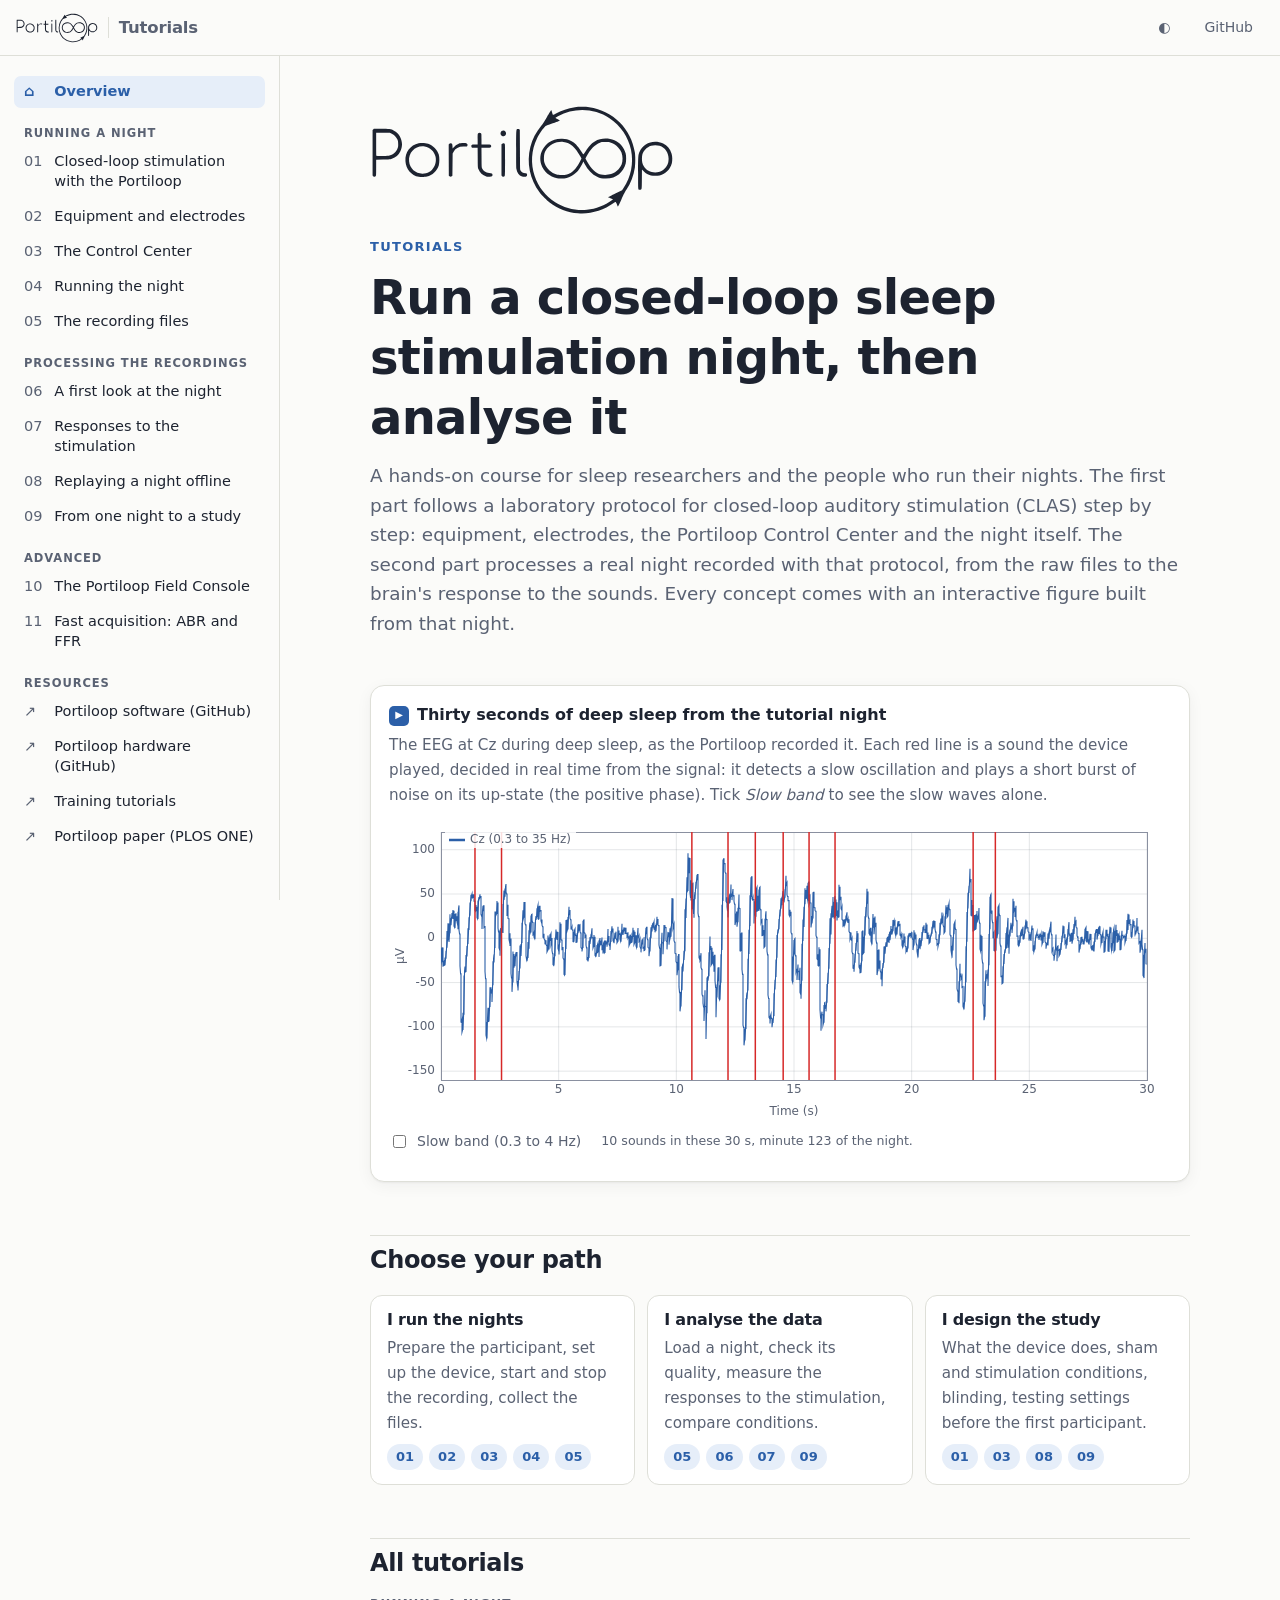
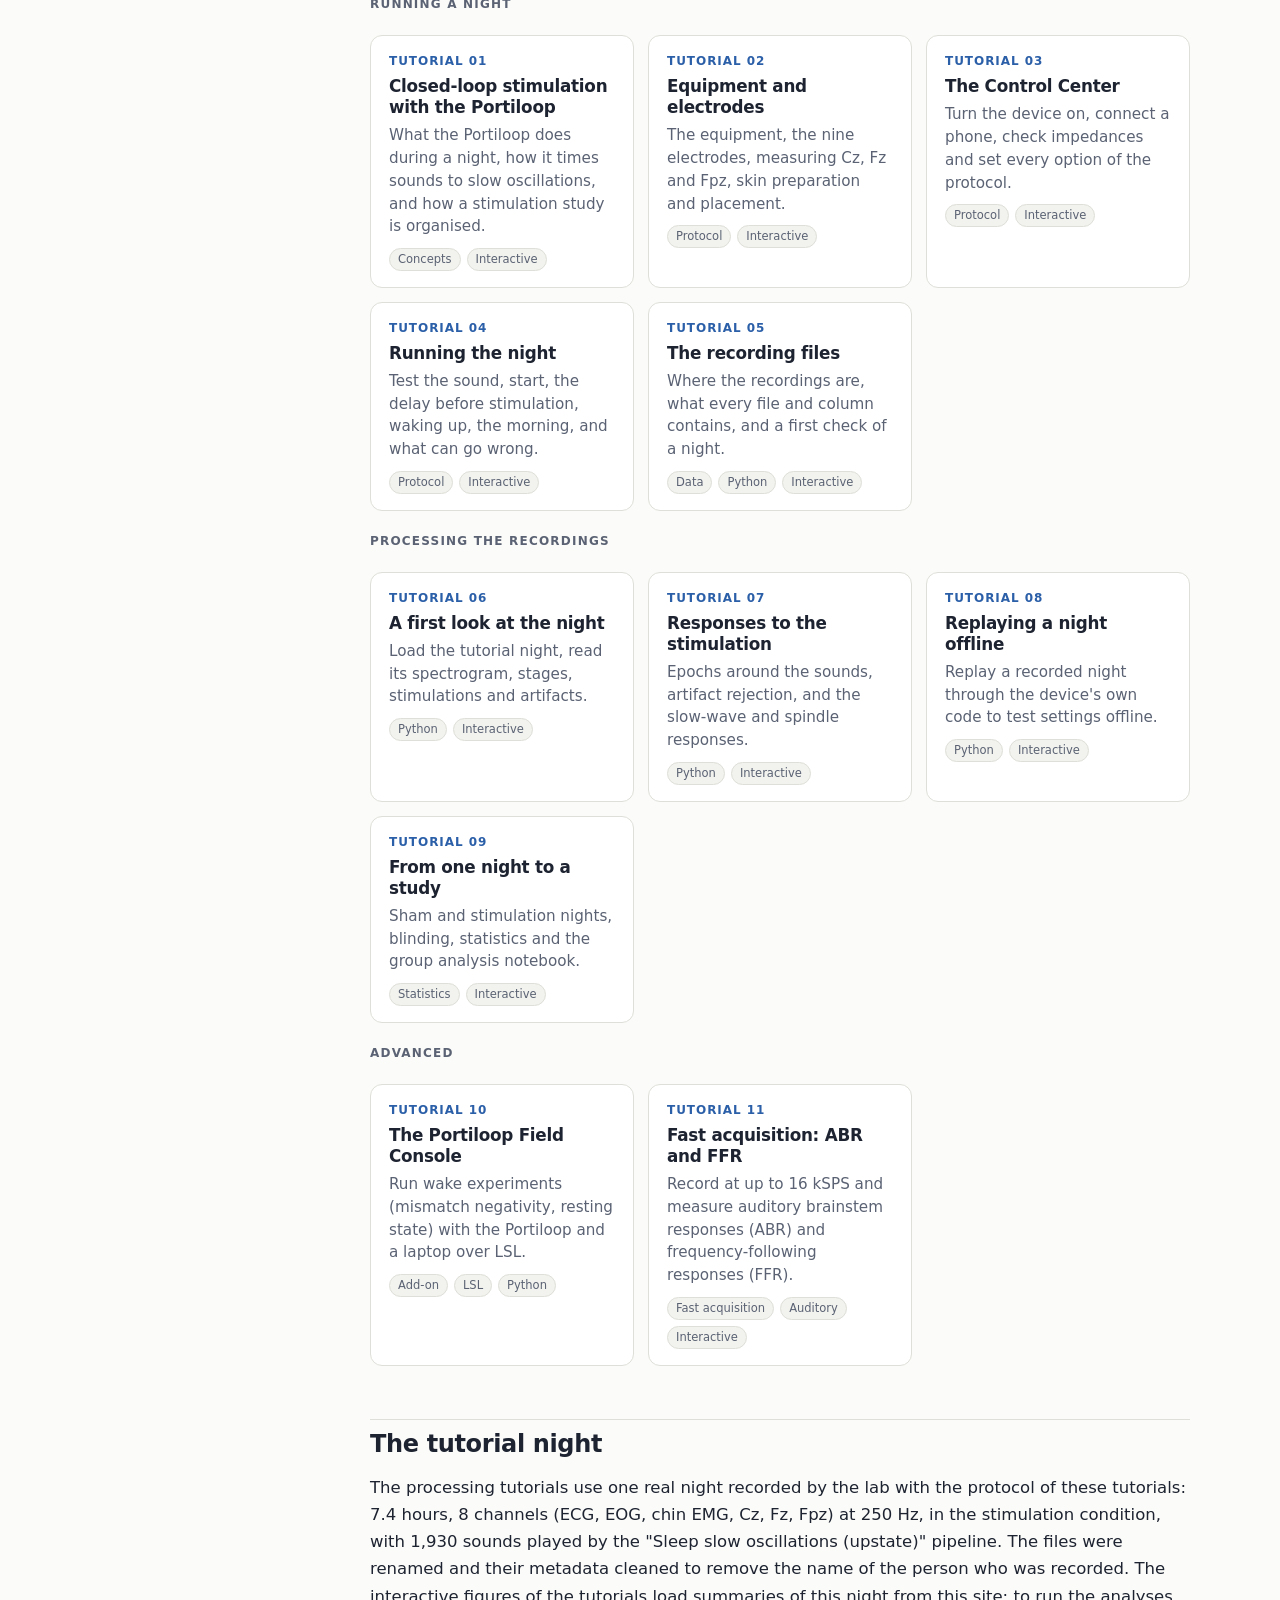
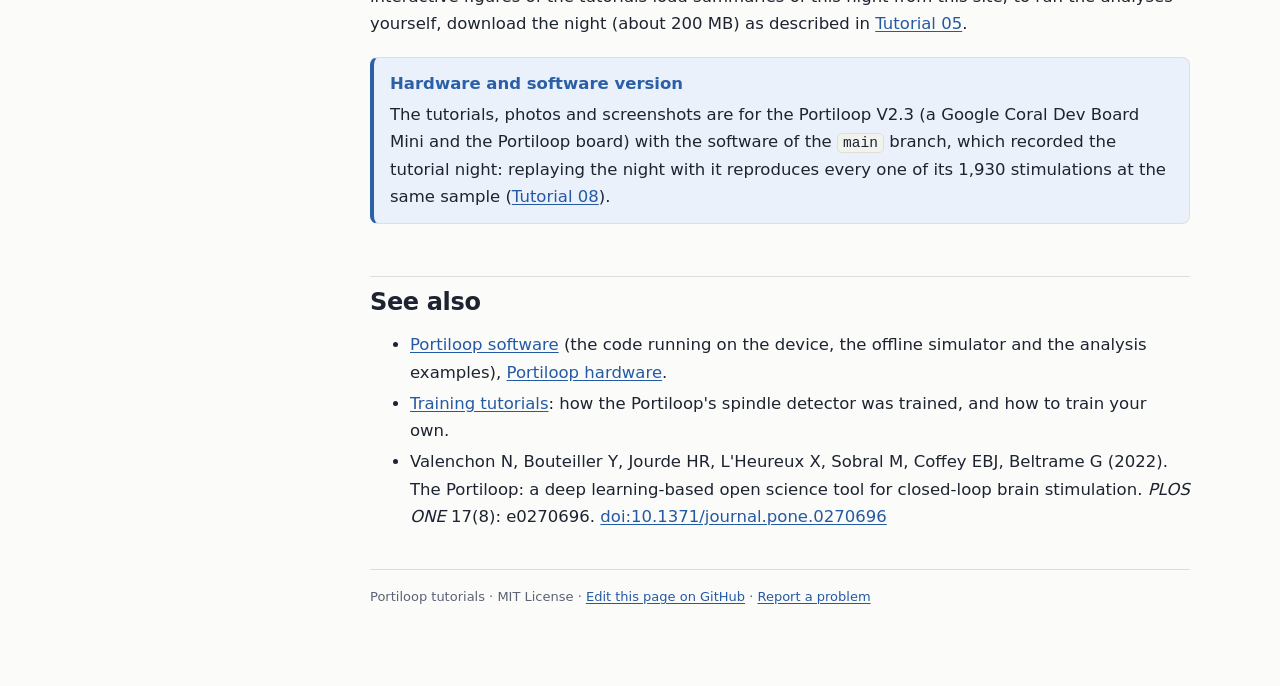
<file: docs/index.html>
<!doctype html>
<html lang="en">
<head>
  <meta charset="utf-8">
  <meta name="viewport" content="width=device-width, initial-scale=1">
  <title>Portiloop tutorials</title>
  <meta name="description" content="Interactive tutorials for sleep researchers: run an overnight closed-loop auditory stimulation study with the open-source Portiloop, then process the recordings, with a real night as the example.">
  <link rel="stylesheet" href="assets/css/style.css">
  <link rel="icon" href="assets/img/favicon.svg" type="image/svg+xml">
  <link rel="icon" href="assets/img/favicon-32.png" sizes="32x32" type="image/png">
  <link rel="apple-touch-icon" href="assets/img/apple-touch-icon.png">
  <style>
    .paths { display: grid; grid-template-columns: repeat(auto-fit, minmax(230px, 1fr)); gap: 12px; margin: 1.2em 0; }
    .path { border: 1px solid var(--border); border-radius: 12px; padding: 14px 16px; background: var(--bg-elev); }
    .path h3 { margin: 0 0 6px; font-size: 1rem; }
    .path p { margin: 0 0 8px; color: var(--fg-muted); font-size: 0.92em; }
    .path .route { display: flex; flex-wrap: wrap; gap: 6px; }
    .path .route a { font-size: 13px; font-weight: 600; text-decoration: none; padding: 2px 9px; border-radius: 999px; background: var(--accent-soft); color: var(--accent); }
    .group-title { margin: 1.6em 0 0.2em; font-size: 12px; text-transform: uppercase; letter-spacing: 0.1em; color: var(--fg-muted); font-weight: 650; border: 0; padding: 0; }
  </style>
</head>
<body data-page="index" data-root=".">
<main>
<article class="content">

  <section class="hero">
    <span class="logo-word hero-logo" role="img" aria-label="Portiloop"></span>
    <div class="eyebrow">Tutorials</div>
    <h1>Run a closed-loop sleep stimulation night, then analyse it</h1>
    <p class="lead">A hands-on course for sleep researchers and the people who run their nights. The first part follows a laboratory protocol for closed-loop auditory stimulation (CLAS) step by step: equipment, electrodes, the Portiloop Control Center and the night itself. The second part processes a real night recorded with that protocol, from the raw files to the brain's response to the sounds. Every concept comes with an interactive figure built from that night.</p>
  </section>

  <div class="widget" id="hero">
    <div class="widget-title">Thirty seconds of deep sleep from the tutorial night</div>
    <p class="widget-desc">The EEG at Cz during deep sleep, as the Portiloop recorded it. Each red line is a sound the device played, decided in real time from the signal: it detects a slow oscillation and plays a short burst of noise on its up-state (the positive phase). Tick <em>Slow band</em> to see the slow waves alone.</p>
    <canvas class="plot tall" id="hero-plot" aria-label="Cz EEG during deep sleep with the stimulation times"></canvas>
    <div class="controls">
      <label for="hero-slow"><input type="checkbox" id="hero-slow"> Slow band (0.3 to 4 Hz)</label>
      <span class="muted small" id="hero-status">Loading the night…</span>
    </div>
  </div>

  <h2 id="paths">Choose your path</h2>
  <div class="paths">
    <div class="path">
      <h3>I run the nights</h3>
      <p>Prepare the participant, set up the device, start and stop the recording, collect the files.</p>
      <div class="route"><a href="tutorials/01-overview.html">01</a><a href="tutorials/02-preparation.html">02</a><a href="tutorials/03-control-center.html">03</a><a href="tutorials/04-night.html">04</a><a href="tutorials/05-files.html">05</a></div>
    </div>
    <div class="path">
      <h3>I analyse the data</h3>
      <p>Load a night, check its quality, measure the responses to the stimulation, compare conditions.</p>
      <div class="route"><a href="tutorials/05-files.html">05</a><a href="tutorials/06-first-look.html">06</a><a href="tutorials/07-responses.html">07</a><a href="tutorials/09-study.html">09</a></div>
    </div>
    <div class="path">
      <h3>I design the study</h3>
      <p>What the device does, sham and stimulation conditions, blinding, testing settings before the first participant.</p>
      <div class="route"><a href="tutorials/01-overview.html">01</a><a href="tutorials/03-control-center.html">03</a><a href="tutorials/08-replay.html">08</a><a href="tutorials/09-study.html">09</a></div>
    </div>
  </div>

  <h2 id="tutorials">All tutorials</h2>
  <div id="cards"></div>

  <h2 id="data">The tutorial night</h2>
  <p>The processing tutorials use one real night recorded by the lab with the protocol of these tutorials: 7.4 hours, 8 channels (ECG, EOG, chin EMG, Cz, Fz, Fpz) at 250 Hz, in the stimulation condition, with 1,930 sounds played by the "Sleep slow oscillations (upstate)" pipeline. The files were renamed and their metadata cleaned to remove the name of the person who was recorded. The interactive figures of the tutorials load summaries of this night from this site; to run the analyses yourself, download the night (about 200 MB) as described in <a href="tutorials/05-files.html">Tutorial 05</a>.</p>
  <div class="callout note"><span class="callout-title">Hardware and software version</span>The tutorials, photos and screenshots are for the Portiloop V2.3 (a Google Coral Dev Board Mini and the Portiloop board) with the software of the <code>main</code> branch, which recorded the tutorial night: replaying the night with it reproduces every one of its 1,930 stimulations at the same sample (<a href="tutorials/08-replay.html">Tutorial 08</a>).</div>

  <h2 id="also">See also</h2>
  <ul>
    <li><a href="https://github.com/Portiloop/portiloop-software">Portiloop software</a> (the code running on the device, the offline simulator and the analysis examples), <a href="https://github.com/Portiloop/portiloop-hardware">Portiloop hardware</a>.</li>
    <li><a href="https://portiloop.github.io/portiloop-training/">Training tutorials</a>: how the Portiloop's spindle detector was trained, and how to train your own.</li>
    <li>Valenchon N, Bouteiller Y, Jourde HR, L'Heureux X, Sobral M, Coffey EBJ, Beltrame G (2022). The Portiloop: a deep learning-based open science tool for closed-loop brain stimulation. <em>PLOS ONE</em> 17(8): e0270696. <a href="https://doi.org/10.1371/journal.pone.0270696">doi:10.1371/journal.pone.0270696</a></li>
  </ul>

</article>
</main>
<script src="assets/js/portiloop.js"></script>
<script src="assets/js/data.js"></script>
<script src="assets/js/nav.js"></script>
<script>
(function () {
  const blurbs = {
    "01-overview": ["What the Portiloop does during a night, how it times sounds to slow oscillations, and how a stimulation study is organised.", ["Concepts", "Interactive"]],
    "02-preparation": ["The equipment, the nine electrodes, measuring Cz, Fz and Fpz, skin preparation and placement.", ["Protocol", "Interactive"]],
    "03-control-center": ["Turn the device on, connect a phone, check impedances and set every option of the protocol.", ["Protocol", "Interactive"]],
    "04-night": ["Test the sound, start, the delay before stimulation, waking up, the morning, and what can go wrong.", ["Protocol", "Interactive"]],
    "05-files": ["Where the recordings are, what every file and column contains, and a first check of a night.", ["Data", "Python", "Interactive"]],
    "06-first-look": ["Load the tutorial night, read its spectrogram, stages, stimulations and artifacts.", ["Python", "Interactive"]],
    "07-responses": ["Epochs around the sounds, artifact rejection, and the slow-wave and spindle responses.", ["Python", "Interactive"]],
    "08-replay": ["Replay a recorded night through the device's own code to test settings offline.", ["Python", "Interactive"]],
    "09-study": ["Sham and stimulation nights, blinding, statistics and the group analysis notebook.", ["Statistics", "Interactive"]],
    "10-field-console": ["Run wake experiments (mismatch negativity, resting state) with the Portiloop and a laptop over LSL.", ["Add-on", "LSL", "Python"]],
    "11-fast-abr-ffr": ["Record at up to 16 kSPS and measure auditory brainstem responses (ABR) and frequency-following responses (FFR).", ["Fast acquisition", "Auditory", "Interactive"]],
  };
  let html = "";
  (window.PL_TOC || []).forEach(function (g) {
    html += '<h3 class="group-title">' + g.group + '</h3><div class="cards">';
    g.items.forEach(function (it) {
      const b = blurbs[it[0]] || ["", []];
      html += '<a class="card" href="tutorials/' + it[0] + '.html"><div class="num">TUTORIAL ' + it[0].slice(0, 2) + "</div><h3>" + it[1] + "</h3><p>" + b[0] + '</p><div class="tags">' +
        b[1].map(function (t) { return '<span class="tag">' + t + "</span>"; }).join("") + "</div></a>";
    });
    html += "</div>";
  });
  document.getElementById("cards").innerHTML = html;

  // hero: the "deep" excerpt of the tutorial night, Cz with the stimulations
  const $ = PL.ui.$;
  let ex = null, fs = 250, slow = null;
  function lowpass(x) {
    // zero-phase smoothing for display: two passes of a one-pole low-pass (about 4 Hz) after removing the mean
    const a = Math.exp(-2 * Math.PI * 4 / fs);
    const y = Float32Array.from(x, (v) => (isFinite(v) ? v : 0));
    for (let pass = 0; pass < 2; pass++) {
      let s = y[0];
      for (let i = 0; i < y.length; i++) { s = a * s + (1 - a) * y[i]; y[i] = s; }
      s = y[y.length - 1];
      for (let i = y.length - 1; i >= 0; i--) { s = a * s + (1 - a) * y[i]; y[i] = s; }
    }
    return y;
  }
  function draw() {
    if (!ex) return;
    const cz = ex.signals[5];
    const y = $("#hero-slow").checked ? slow : cz;
    const t = Array.from({ length: cz.length }, (_, i) => i / fs);
    PL.plot($("#hero-plot"), {
      xRange: [0, 30], yRange: [-160, 120], xLabel: "Time (s)", yLabel: "µV",
      series: [{ x: t, y: Array.from(y), color: PL.color("signal"), width: 1.1, label: $("#hero-slow").checked ? "Cz, slow band" : "Cz (0.3 to 35 Hz)" }],
      markers: ex.stims.map((s) => ({ x: s / fs, color: "#d62828", label: "" })),
    });
  }
  $("#hero-slow").addEventListener("change", draw);
  PL.onRedraw(draw);
  PL.data.excerpts().then(function (j) {
    fs = j.fs;
    ex = j.excerpts.find((e) => e.key === "deep");
    slow = lowpass(ex.signals[5]);
    $("#hero-status").textContent = ex.stims.length + " sounds in these 30 s, minute " + (ex.start_s / 60).toFixed(0) + " of the night.";
    draw();
  }).catch(function (e) {
    $("#hero-status").textContent = "Could not load the night (" + e.message + "). If you opened this file from disk, serve the docs folder over HTTP (see docs/README.md).";
  });
})();
</script>
</body>
</html>
</file>
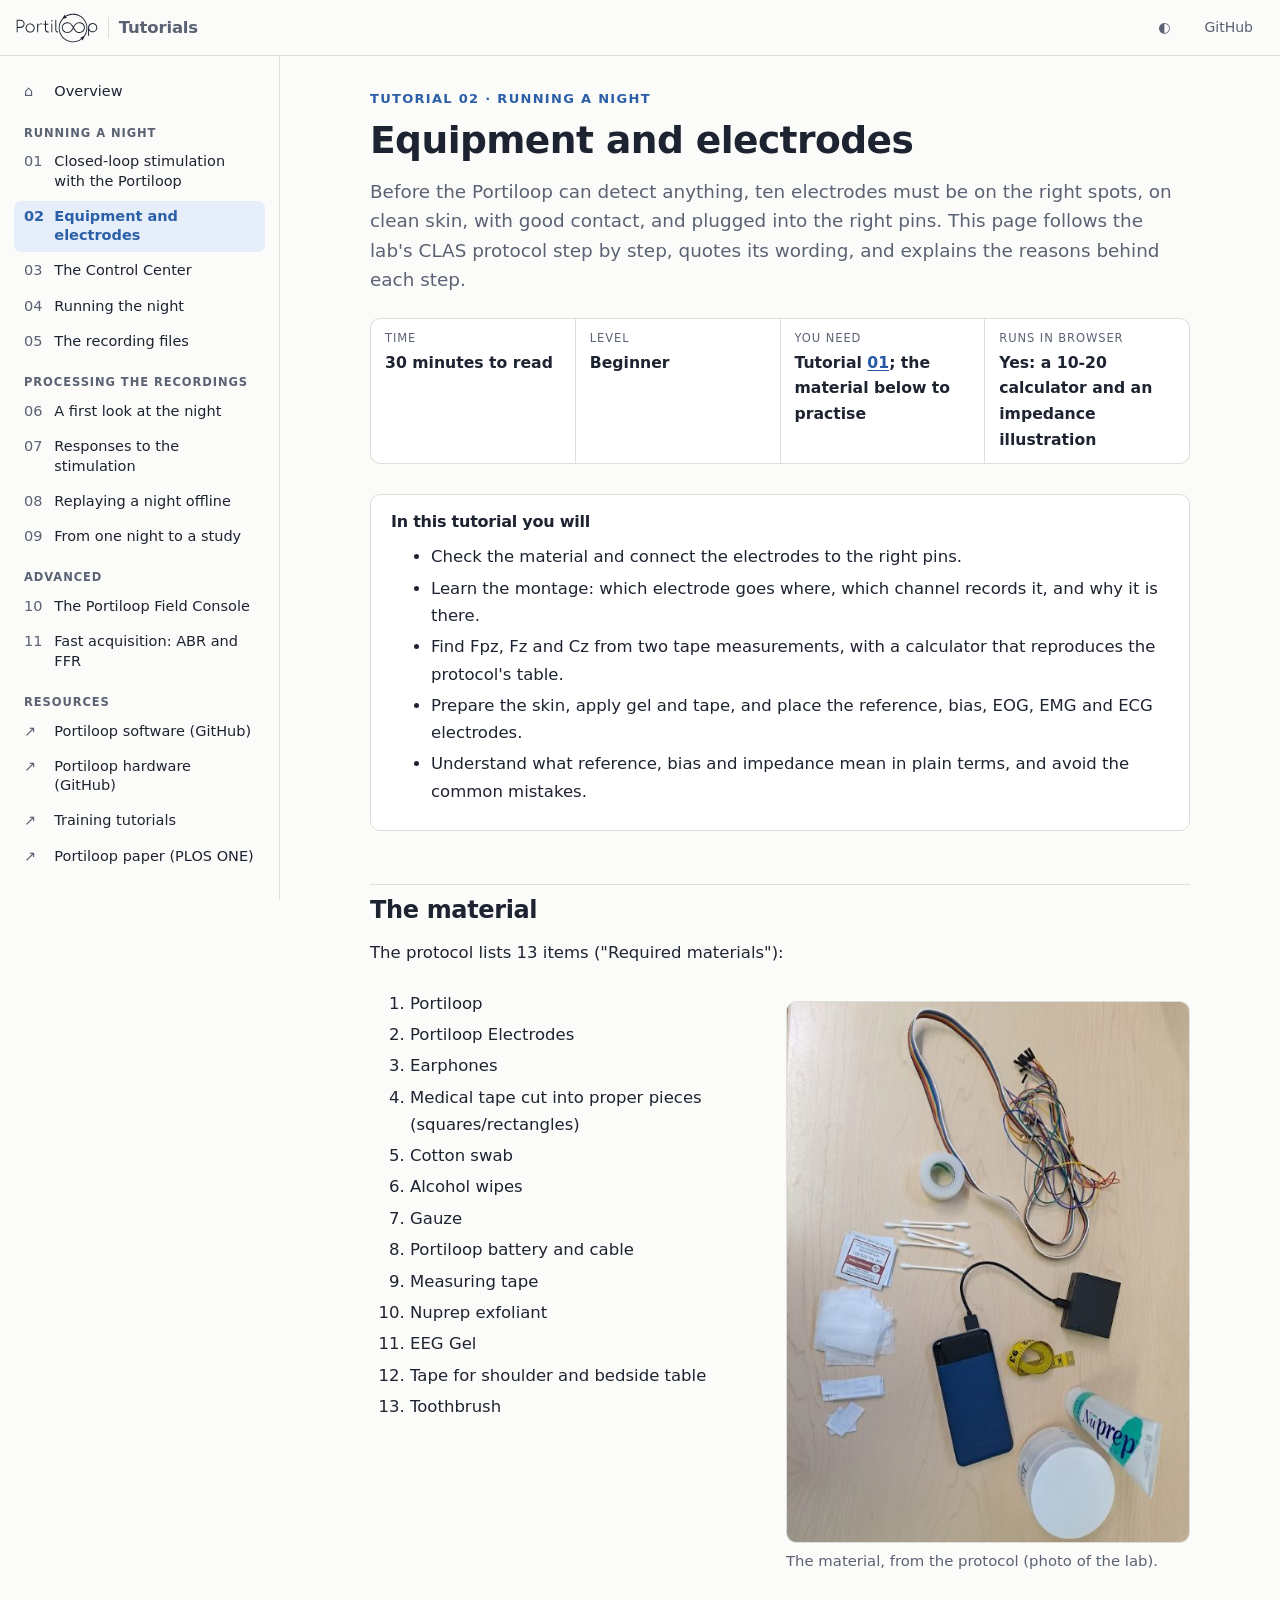
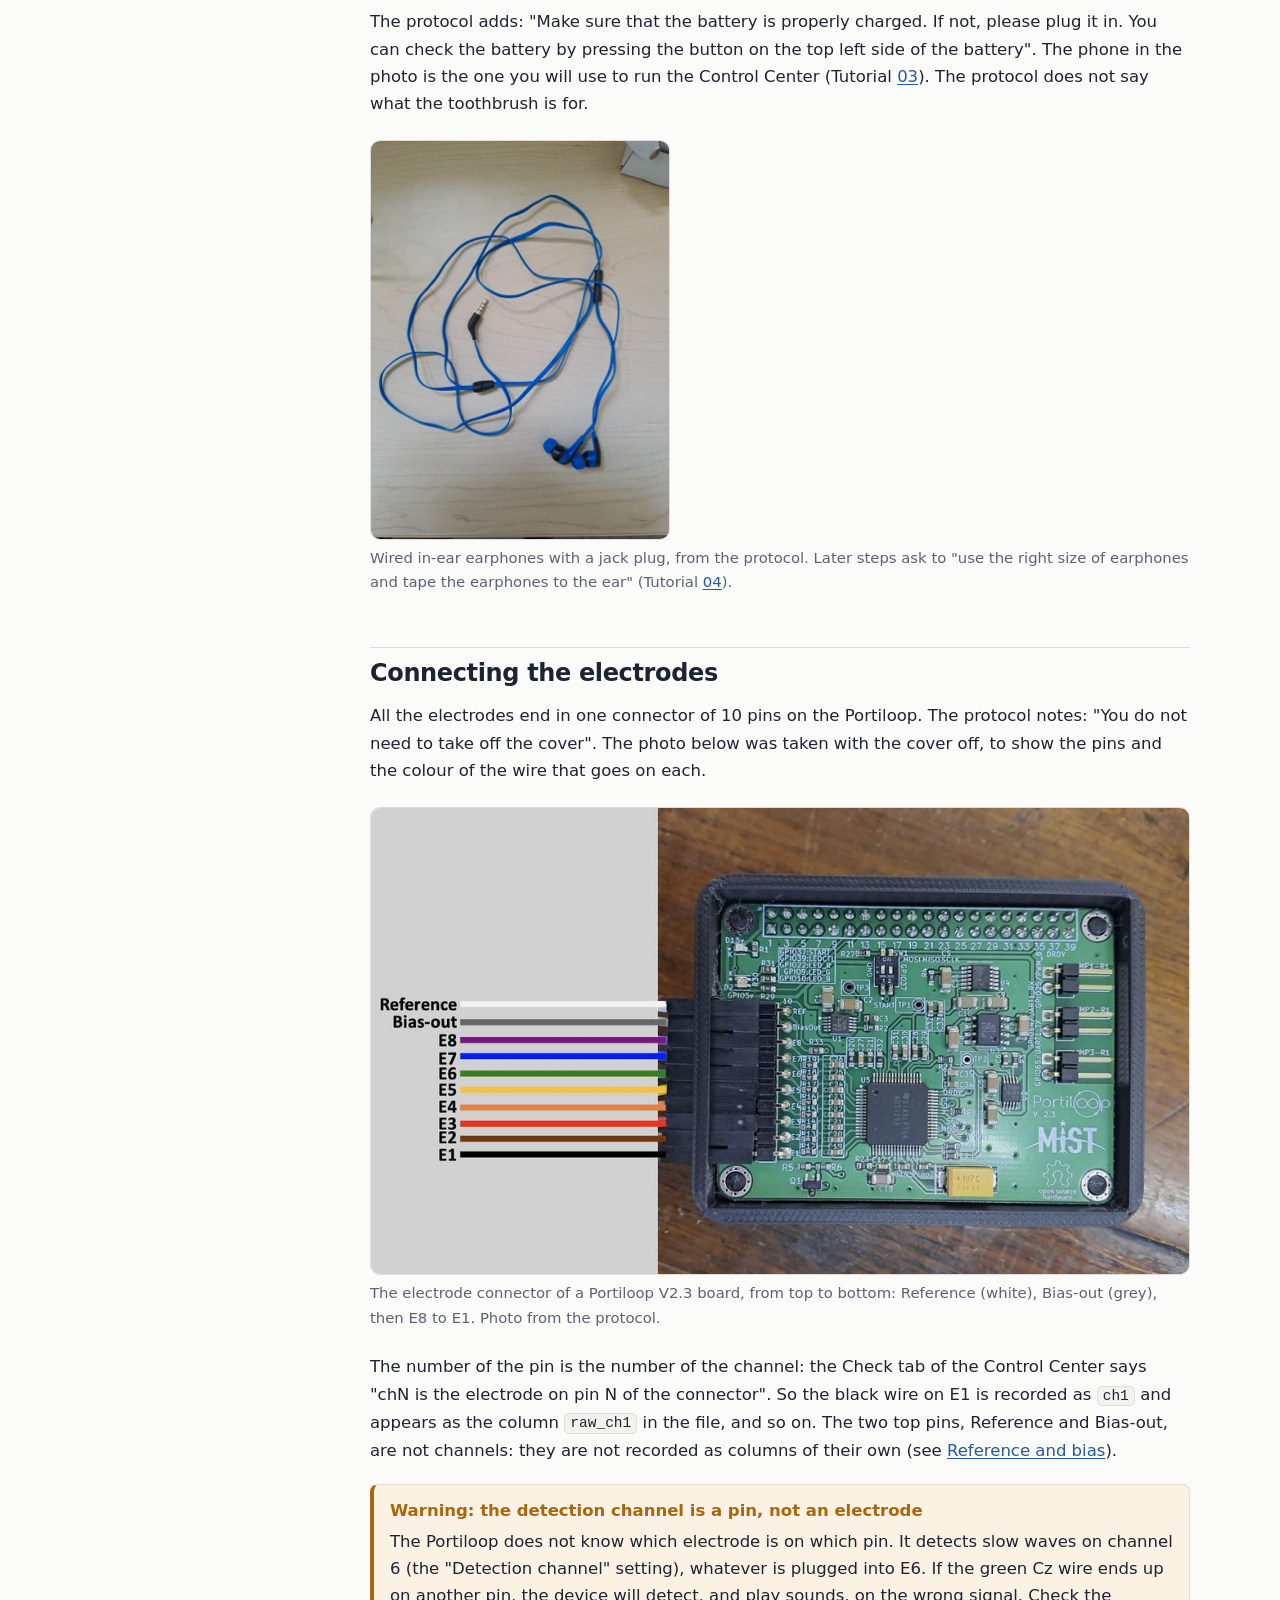
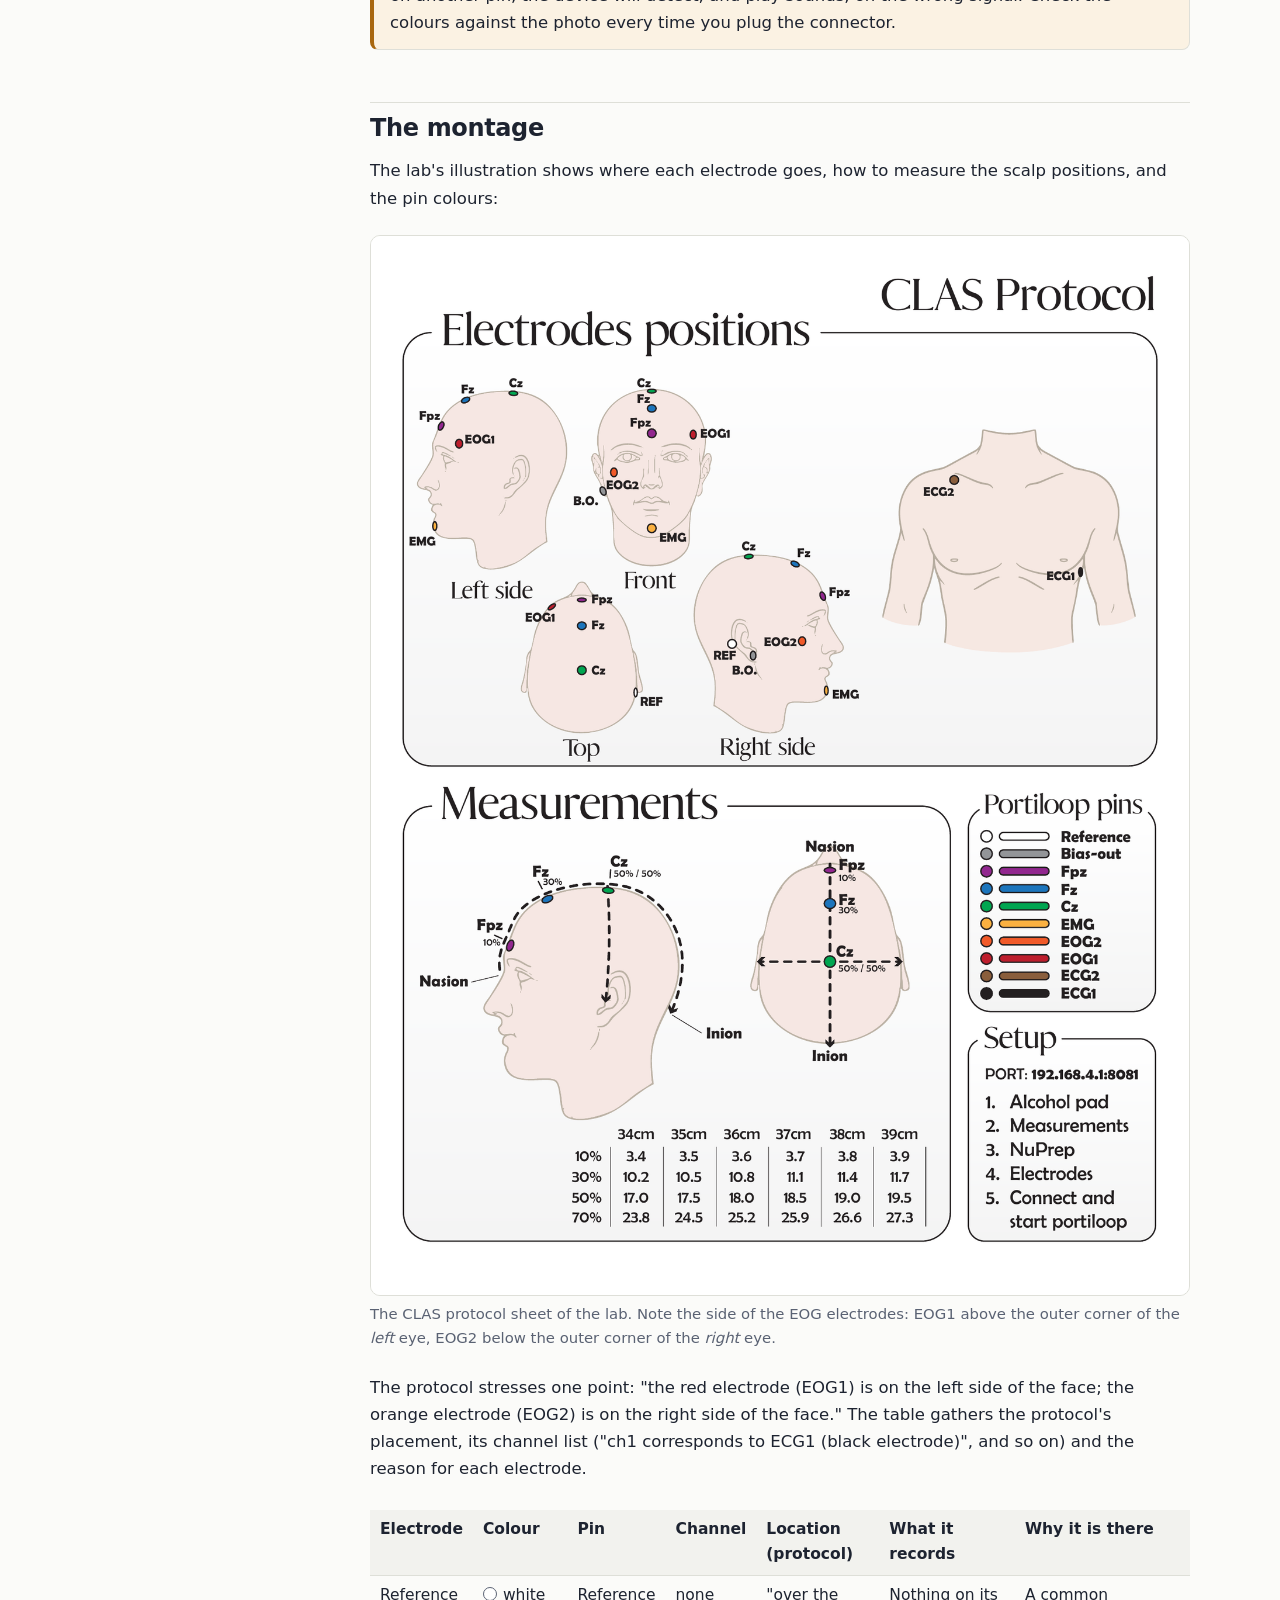
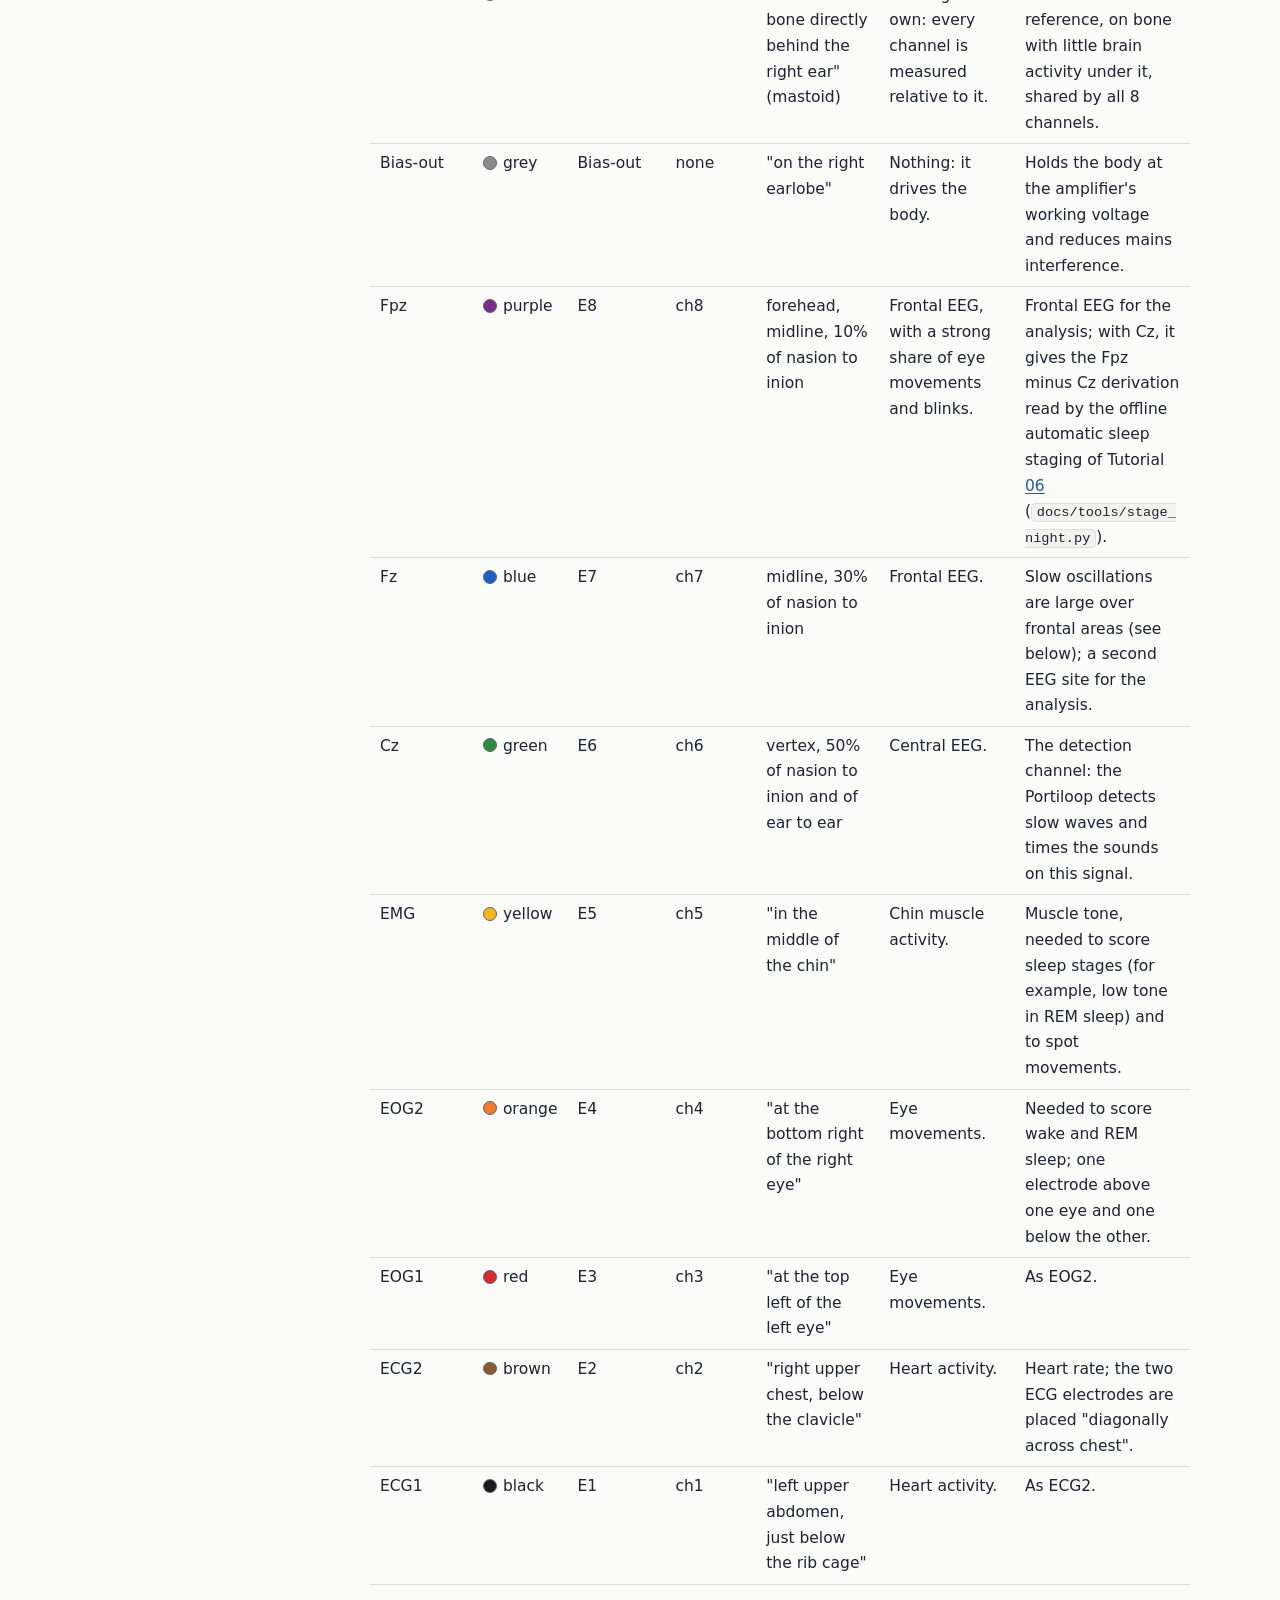
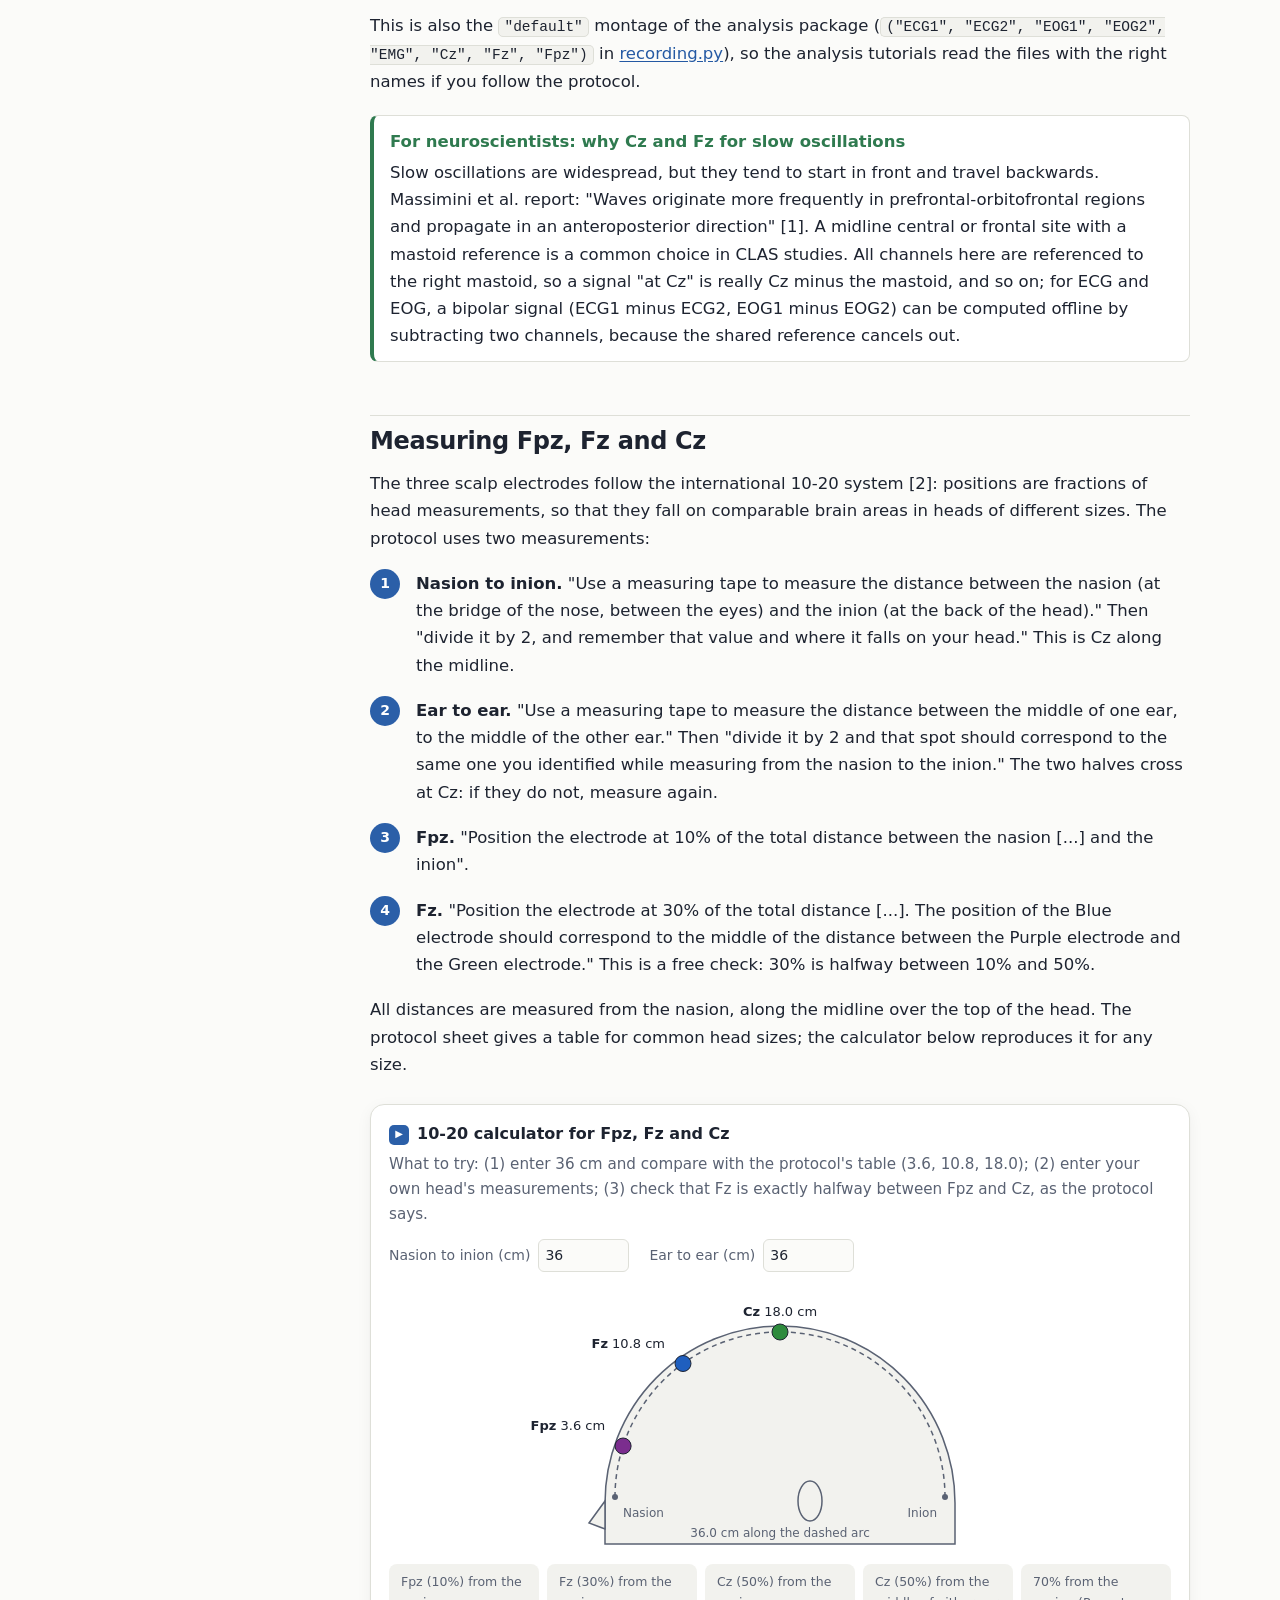
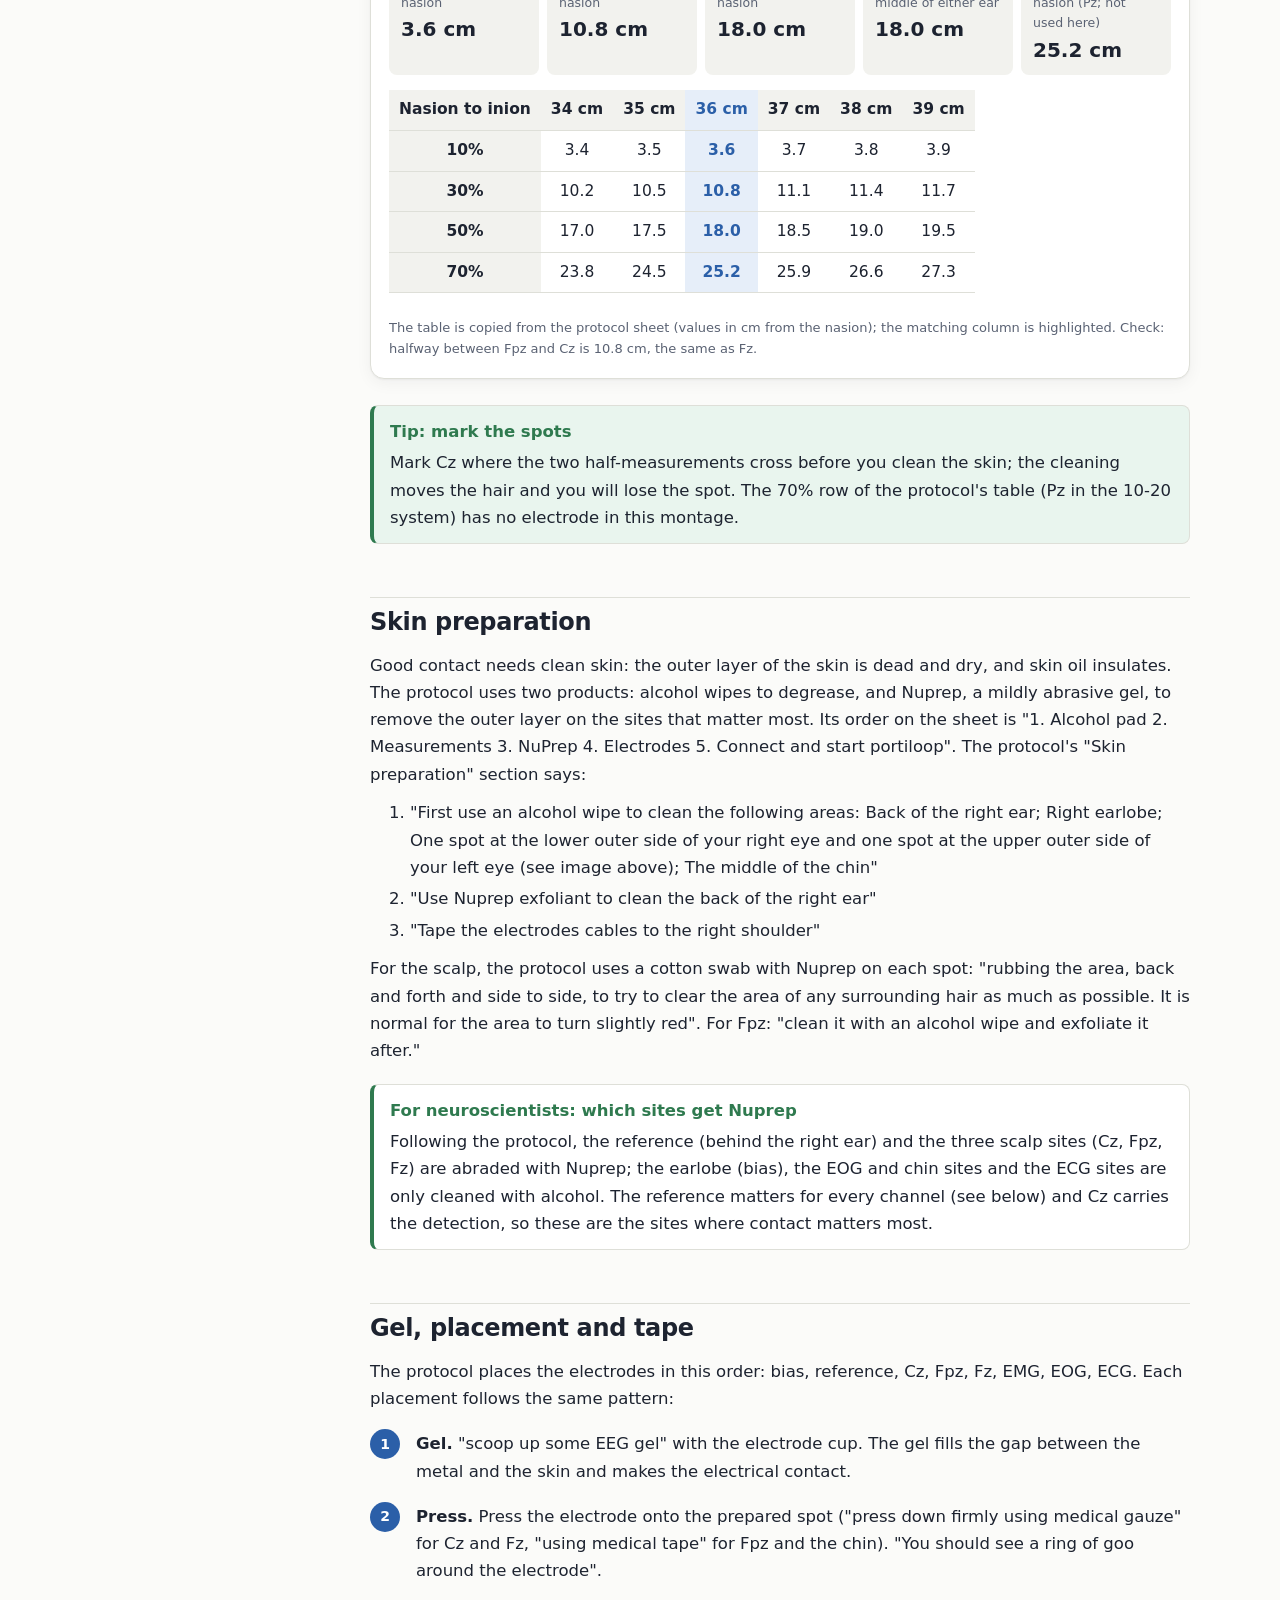
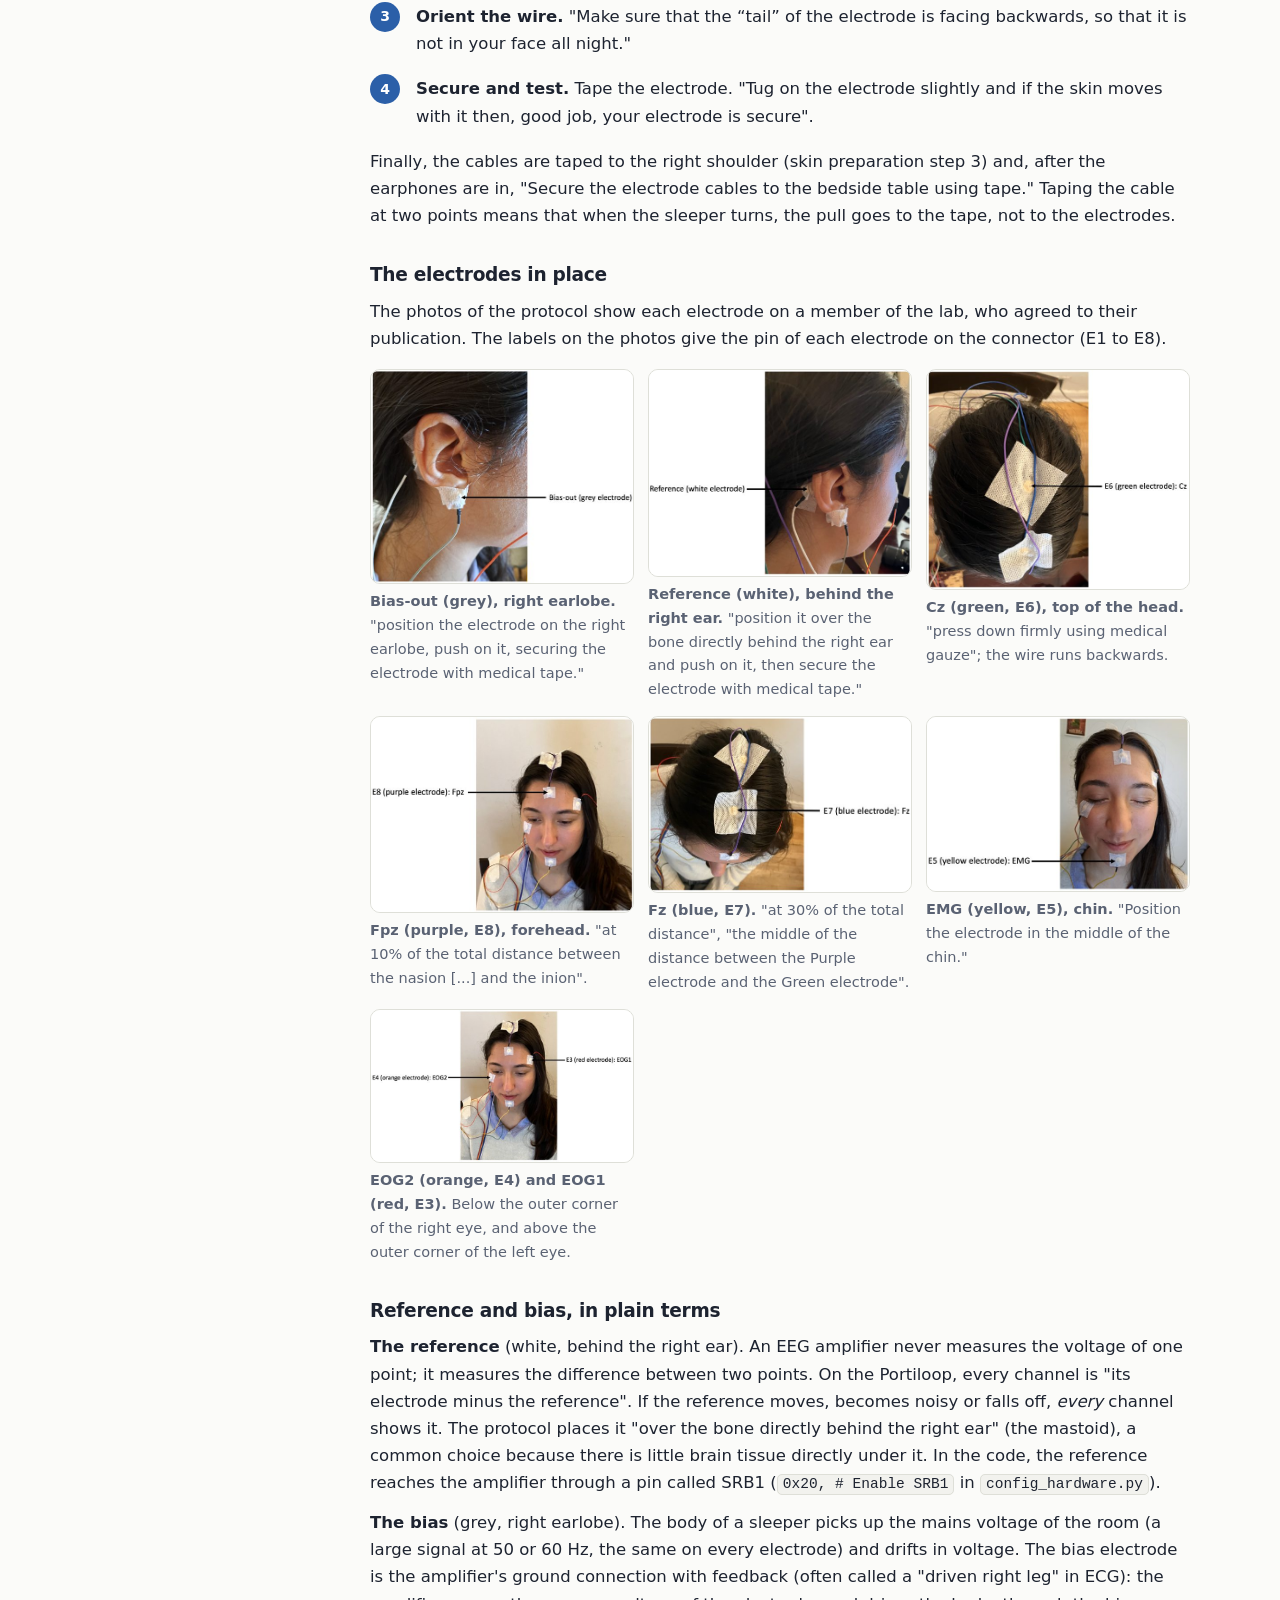
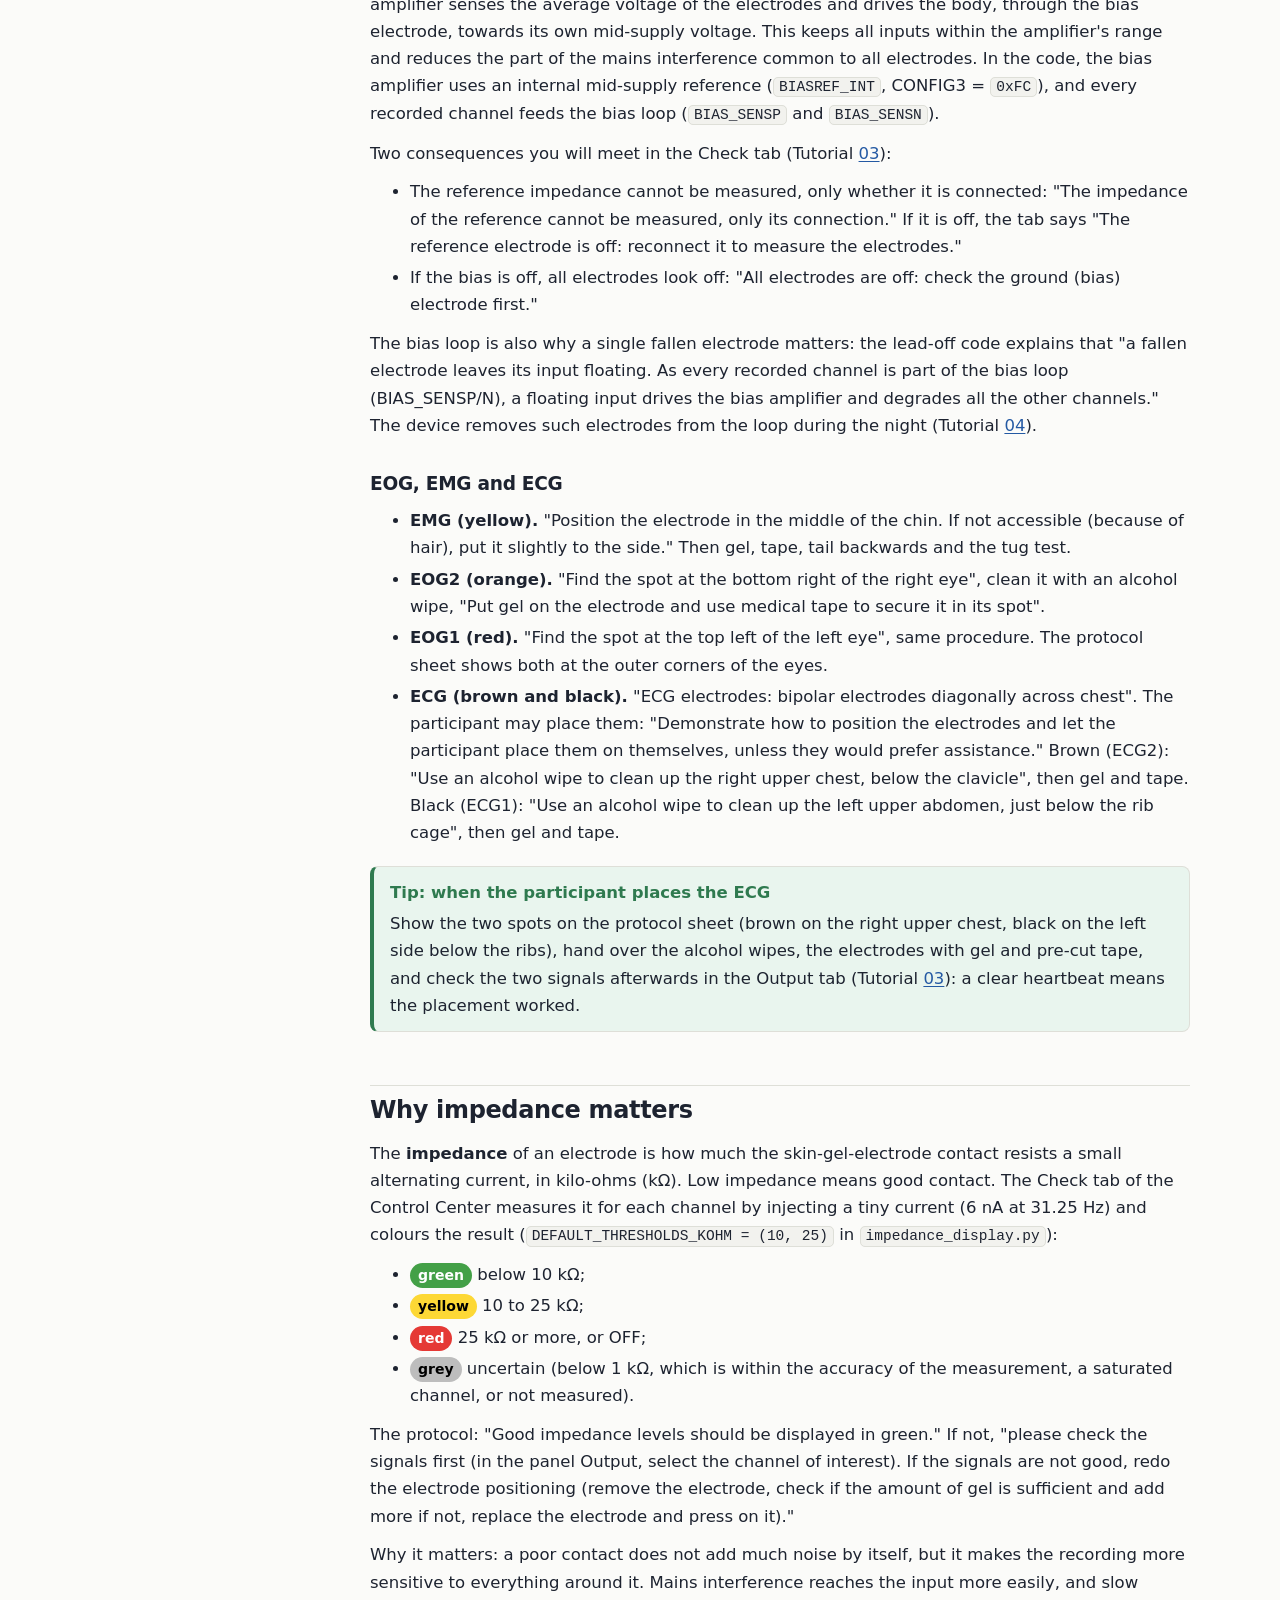
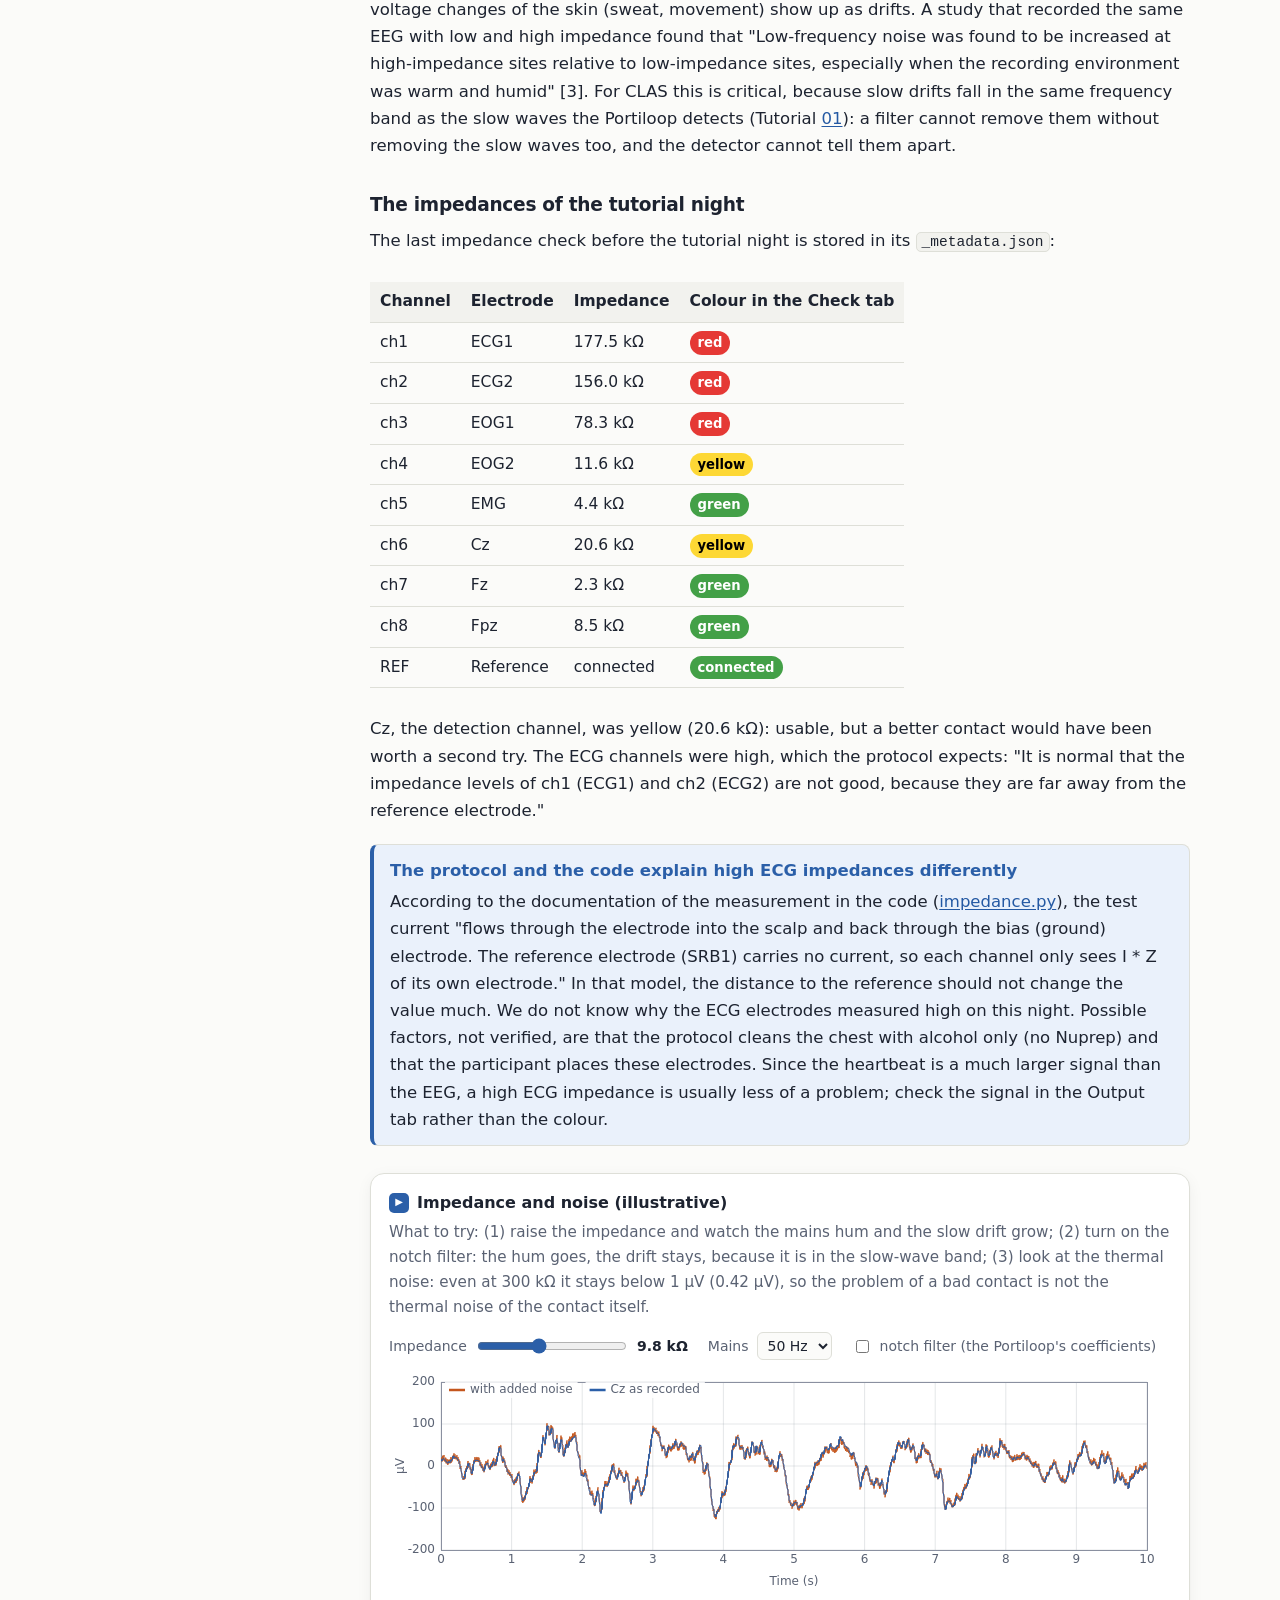
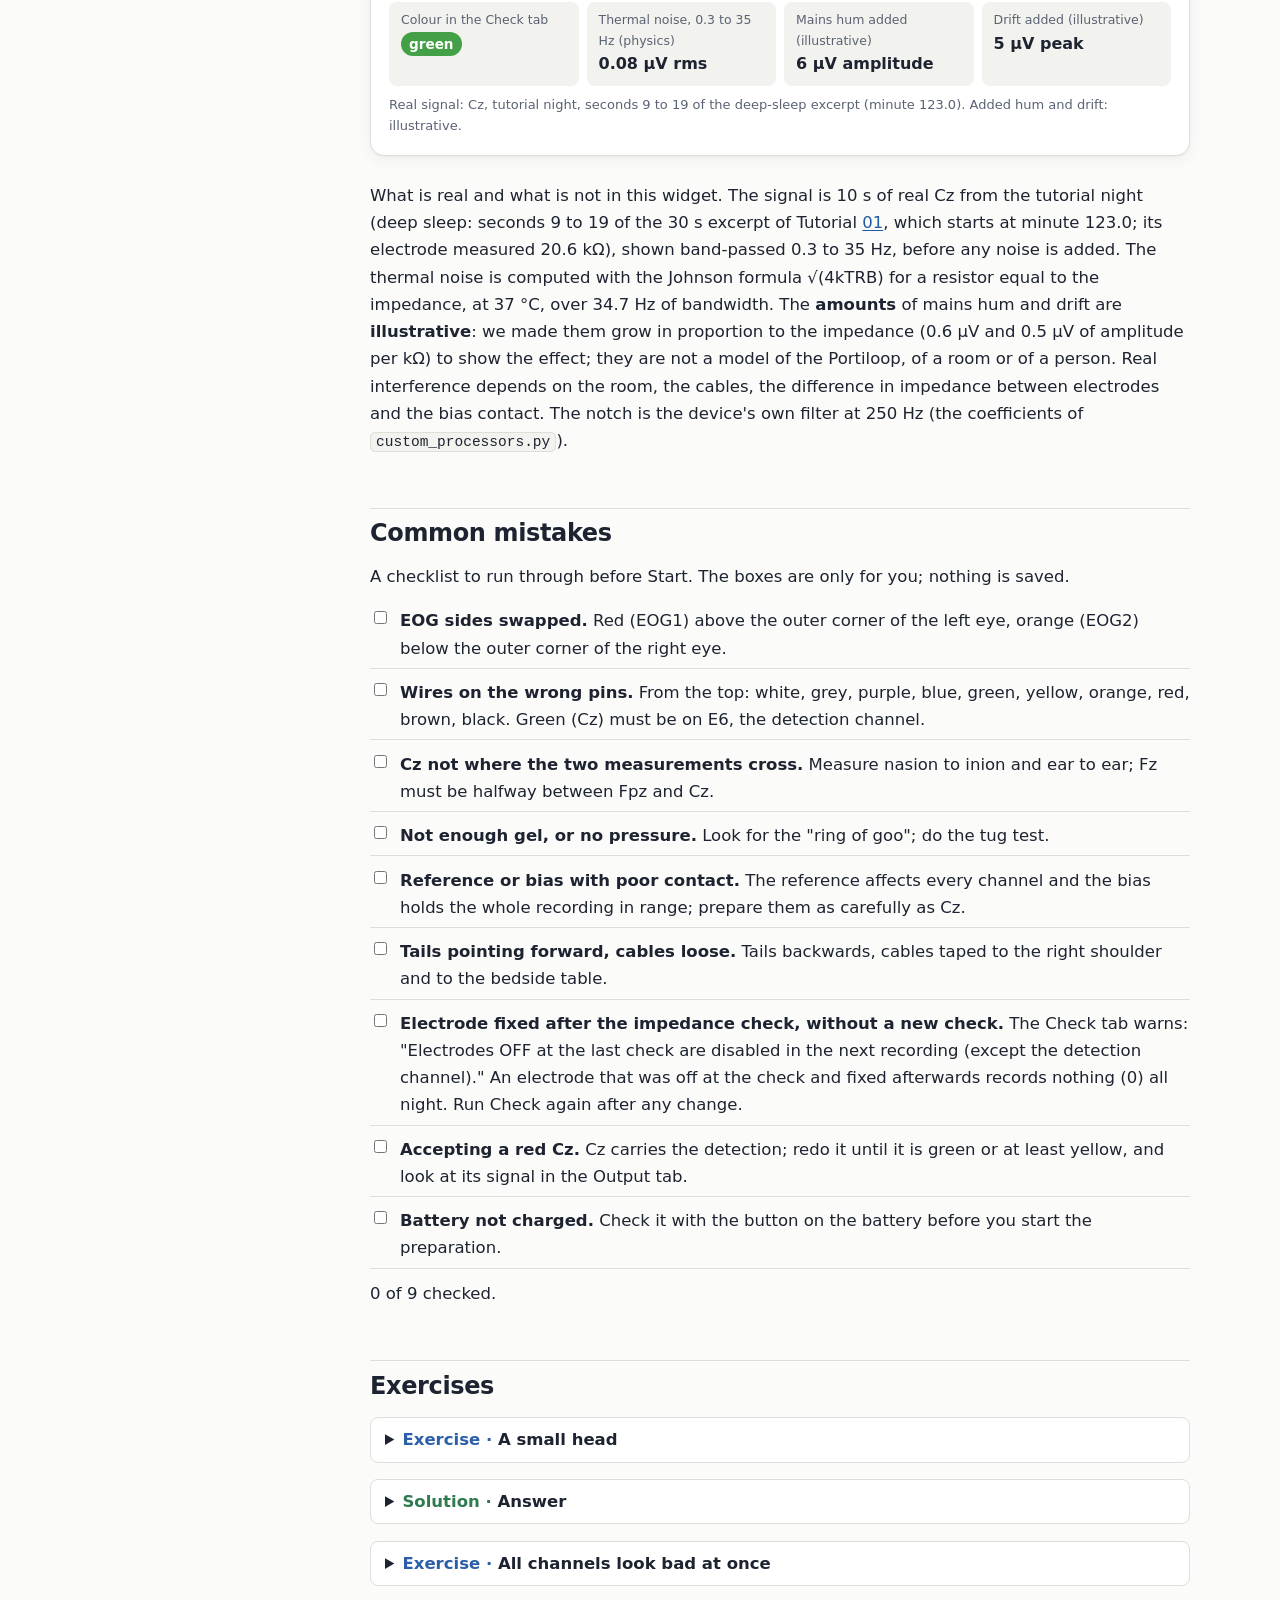
<file: docs/tutorials/02-preparation.html>
<!doctype html>
<html lang="en">
<head>
  <meta charset="utf-8">
  <meta name="viewport" content="width=device-width, initial-scale=1">
  <title>02 · Equipment and electrodes · Portiloop tutorials</title>
  <meta name="description" content="The material of the CLAS protocol, the electrode connector and its colours, the montage of the 10 electrodes, measuring Fpz, Fz and Cz with a calculator, skin preparation, gel and tape, reference and bias, EOG, EMG and ECG, why impedance matters, and common mistakes.">
  <link rel="stylesheet" href="../assets/css/style.css">
  <link rel="icon" href="../assets/img/favicon.svg" type="image/svg+xml">
  <link rel="icon" href="../assets/img/favicon-32.png" sizes="32x32" type="image/png">
  <link rel="apple-touch-icon" href="../assets/img/apple-touch-icon.png">
  <style>
    blockquote.quote { margin: 1.1em 0; padding: 6px 16px; border-left: 3px solid var(--accent); background: var(--bg-elev); border-radius: 0 8px 8px 0; }
    blockquote.quote p { margin: 0.3em 0; }
    blockquote.quote cite { display: block; font-style: normal; font-size: 0.86em; color: var(--fg-muted); margin-top: 4px; }
    figure img { display: block; border: 1px solid var(--border); border-radius: 10px; background: #fff; }
    .fig-row { display: grid; grid-template-columns: 1fr 1fr; gap: 12px; align-items: start; }
    @media (max-width: 640px) { .fig-row { grid-template-columns: 1fr; } }
    .sw { display: inline-block; width: 0.9em; height: 0.9em; border-radius: 50%; border: 1px solid var(--fg-muted); vertical-align: -0.1em; margin-right: 6px; }
    .montage td:first-child, .montage td:nth-child(2), .montage td:nth-child(3), .montage td:nth-child(4) { white-space: nowrap; }
    .num-in { width: 6.5em; }
    .calc-svg { width: 100%; max-width: 520px; height: auto; display: block; margin: 8px auto 0; }
    .calc-svg .head { fill: var(--bg-sunk); stroke: var(--fg-muted); stroke-width: 1.5; }
    .calc-svg .arc { fill: none; stroke: var(--fg-muted); stroke-width: 1.5; stroke-dasharray: 5 4; }
    .calc-svg text { fill: var(--fg); font-family: var(--font-sans); font-size: 13px; }
    .calc-svg .muted { fill: var(--fg-muted); font-size: 12px; }
    .calc-svg .lead { stroke: var(--fg-muted); stroke-width: 1; }
    table.proto td, table.proto th { text-align: center; font-variant-numeric: tabular-nums; }
    table.proto td.hl, table.proto th.hl { background: var(--accent-soft); color: var(--accent); font-weight: 650; }
    .imp-chip { display: inline-block; padding: 1px 8px; border-radius: 999px; font-size: 0.85em; font-weight: 600; }
    .imp-green { background: #43a047; color: #fff; } .imp-yellow { background: #fdd835; color: #000; }
    .imp-red { background: #e53935; color: #fff; } .imp-grey { background: #bdbdbd; color: #000; }
    ul.checklist { list-style: none; padding-left: 0; }
    ul.checklist li { display: flex; gap: 10px; align-items: flex-start; padding: 6px 0; border-bottom: 1px solid var(--border); }
    ul.checklist input { margin-top: 0.3em; accent-color: var(--accent); flex: none; }
    .readout .v.small { font-size: 1rem; }
    .photo-grid { display: grid; grid-template-columns: repeat(auto-fill, minmax(230px, 1fr)); gap: 14px; margin: 1em 0; }
    .photo-grid figure { margin: 0; }
    .photo-grid figcaption { font-size: 0.88em; color: var(--fg-muted); margin-top: 6px; }
  </style>
</head>
<body data-page="02-preparation" data-root="..">
<main>
<article class="content">

  <div class="eyebrow">Tutorial 02 · Running a night</div>
  <h1>Equipment and electrodes</h1>
  <p class="lead">Before the Portiloop can detect anything, ten electrodes must be on the right spots, on clean skin, with good contact, and plugged into the right pins. This page follows the lab's CLAS protocol step by step, quotes its wording, and explains the reasons behind each step.</p>

  <dl class="meta">
    <div><dt>Time</dt><dd>30 minutes to read</dd></div>
    <div><dt>Level</dt><dd>Beginner</dd></div>
    <div><dt>You need</dt><dd>Tutorial <a href="01-overview.html">01</a>; the material below to practise</dd></div>
    <div><dt>Runs in browser</dt><dd>Yes: a 10-20 calculator and an impedance illustration</dd></div>
  </dl>

  <div class="objectives">
    <h3>In this tutorial you will</h3>
    <ul>
      <li>Check the material and connect the electrodes to the right pins.</li>
      <li>Learn the montage: which electrode goes where, which channel records it, and why it is there.</li>
      <li>Find Fpz, Fz and Cz from two tape measurements, with a calculator that reproduces the protocol's table.</li>
      <li>Prepare the skin, apply gel and tape, and place the reference, bias, EOG, EMG and ECG electrodes.</li>
      <li>Understand what reference, bias and impedance mean in plain terms, and avoid the common mistakes.</li>
    </ul>
  </div>

  <!-- ===================================================================== -->
  <h2 id="material">The material</h2>
  <p>The protocol lists 13 items ("Required materials"):</p>
  <div class="fig-row">
    <ol>
      <li>Portiloop</li>
      <li>Portiloop Electrodes</li>
      <li>Earphones</li>
      <li>Medical tape cut into proper pieces (squares/rectangles)</li>
      <li>Cotton swab</li>
      <li>Alcohol wipes</li>
      <li>Gauze</li>
      <li>Portiloop battery and cable</li>
      <li>Measuring tape</li>
      <li>Nuprep exfoliant</li>
      <li>EEG Gel</li>
      <li>Tape for shoulder and bedside table</li>
      <li>Toothbrush</li>
    </ol>
    <figure>
      <img src="../assets/img/protocol/equipment.jpg" alt="The material laid out on a table: electrode cable bundle, tape, cotton swabs, alcohol wipes, gauze, phone, battery and Portiloop, measuring tape, Nuprep tube and gel jar" width="486" height="653" loading="lazy">
      <figcaption>The material, from the protocol (photo of the lab).</figcaption>
    </figure>
  </div>
  <p>The protocol adds: "Make sure that the battery is properly charged. If not, please plug it in. You can check the battery by pressing the button on the top left side of the battery". The phone in the photo is the one you will use to run the Control Center (Tutorial <a href="03-control-center.html">03</a>). The protocol does not say what the toothbrush is for.</p>
  <figure>
    <img src="../assets/img/protocol/earphones.jpg" alt="Wired in-ear earphones with a 3.5 mm jack" width="600" height="800" loading="lazy" style="max-width: 300px">
    <figcaption>Wired in-ear earphones with a jack plug, from the protocol. Later steps ask to "use the right size of earphones and tape the earphones to the ear" (Tutorial <a href="04-night.html">04</a>).</figcaption>
  </figure>

  <!-- ===================================================================== -->
  <h2 id="connector">Connecting the electrodes</h2>
  <p>All the electrodes end in one connector of 10 pins on the Portiloop. The protocol notes: "You do not need to take off the cover". The photo below was taken with the cover off, to show the pins and the colour of the wire that goes on each.</p>
  <figure>
    <img src="../assets/img/protocol/connector-pins.jpg" alt="Portiloop board in its case with the electrode connector on the left; from top to bottom: Reference white, Bias-out grey, E8 purple, E7 blue, E6 green, E5 yellow, E4 orange, E3 red, E2 brown, E1 black" width="1000" height="570" loading="lazy">
    <figcaption>The electrode connector of a Portiloop V2.3 board, from top to bottom: Reference (white), Bias-out (grey), then E8 to E1. Photo from the protocol.</figcaption>
  </figure>
  <p>The number of the pin is the number of the channel: the Check tab of the Control Center says "chN is the electrode on pin N of the connector". So the black wire on E1 is recorded as <code>ch1</code> and appears as the column <code>raw_ch1</code> in the file, and so on. The two top pins, Reference and Bias-out, are not channels: they are not recorded as columns of their own (see <a href="#ref-bias">Reference and bias</a>).</p>

  <div class="callout warning"><span class="callout-title">Warning: the detection channel is a pin, not an electrode</span>The Portiloop does not know which electrode is on which pin. It detects slow waves on channel 6 (the "Detection channel" setting), whatever is plugged into E6. If the green Cz wire ends up on another pin, the device will detect, and play sounds, on the wrong signal. Check the colours against the photo every time you plug the connector.</div>

  <!-- ===================================================================== -->
  <h2 id="montage">The montage</h2>
  <p>The lab's illustration shows where each electrode goes, how to measure the scalp positions, and the pin colours:</p>
  <figure>
    <img src="../assets/img/protocol/clas-protocol-sheet.png" alt="CLAS protocol sheet: electrode positions from the left, front, top and right side and on the chest; measurements from nasion to inion with Fpz at 10%, Fz at 30%, Cz at 50%; a table of distances for head sizes 34 to 39 cm; the Portiloop pin colours; and the setup steps" width="1400" height="1812" loading="lazy">
    <figcaption>The CLAS protocol sheet of the lab. Note the side of the EOG electrodes: EOG1 above the outer corner of the <em>left</em> eye, EOG2 below the outer corner of the <em>right</em> eye.</figcaption>
  </figure>
  <p>The protocol stresses one point: "the red electrode (EOG1) is on the left side of the face; the orange electrode (EOG2) is on the right side of the face." The table gathers the protocol's placement, its channel list ("ch1 corresponds to ECG1 (black electrode)", and so on) and the reason for each electrode.</p>
  <div class="scroll-x">
  <table class="montage">
    <thead><tr><th>Electrode</th><th>Colour</th><th>Pin</th><th>Channel</th><th>Location (protocol)</th><th>What it records</th><th>Why it is there</th></tr></thead>
    <tbody>
      <tr><td>Reference</td><td><span class="sw" style="background:#ffffff"></span>white</td><td>Reference</td><td>none</td><td>"over the bone directly behind the right ear" (mastoid)</td><td>Nothing on its own: every channel is measured relative to it.</td><td>A common reference, on bone with little brain activity under it, shared by all 8 channels.</td></tr>
      <tr><td>Bias-out</td><td><span class="sw" style="background:#8c8c8c"></span>grey</td><td>Bias-out</td><td>none</td><td>"on the right earlobe"</td><td>Nothing: it drives the body.</td><td>Holds the body at the amplifier's working voltage and reduces mains interference.</td></tr>
      <tr><td>Fpz</td><td><span class="sw" style="background:#7b2d8e"></span>purple</td><td>E8</td><td>ch8</td><td>forehead, midline, 10% of nasion to inion</td><td>Frontal EEG, with a strong share of eye movements and blinks.</td><td>Frontal EEG for the analysis; with Cz, it gives the Fpz minus Cz derivation read by the offline automatic sleep staging of Tutorial <a href="06-first-look.html">06</a> (<code>docs/tools/stage_night.py</code>).</td></tr>
      <tr><td>Fz</td><td><span class="sw" style="background:#1f5fbf"></span>blue</td><td>E7</td><td>ch7</td><td>midline, 30% of nasion to inion</td><td>Frontal EEG.</td><td>Slow oscillations are large over frontal areas (see below); a second EEG site for the analysis.</td></tr>
      <tr><td>Cz</td><td><span class="sw" style="background:#2e8b3d"></span>green</td><td>E6</td><td>ch6</td><td>vertex, 50% of nasion to inion and of ear to ear</td><td>Central EEG.</td><td>The detection channel: the Portiloop detects slow waves and times the sounds on this signal.</td></tr>
      <tr><td>EMG</td><td><span class="sw" style="background:#f2b51d"></span>yellow</td><td>E5</td><td>ch5</td><td>"in the middle of the chin"</td><td>Chin muscle activity.</td><td>Muscle tone, needed to score sleep stages (for example, low tone in REM sleep) and to spot movements.</td></tr>
      <tr><td>EOG2</td><td><span class="sw" style="background:#f07a2a"></span>orange</td><td>E4</td><td>ch4</td><td>"at the bottom right of the right eye"</td><td>Eye movements.</td><td>Needed to score wake and REM sleep; one electrode above one eye and one below the other.</td></tr>
      <tr><td>EOG1</td><td><span class="sw" style="background:#d62a2a"></span>red</td><td>E3</td><td>ch3</td><td>"at the top left of the left eye"</td><td>Eye movements.</td><td>As EOG2.</td></tr>
      <tr><td>ECG2</td><td><span class="sw" style="background:#8a5a2b"></span>brown</td><td>E2</td><td>ch2</td><td>"right upper chest, below the clavicle"</td><td>Heart activity.</td><td>Heart rate; the two ECG electrodes are placed "diagonally across chest".</td></tr>
      <tr><td>ECG1</td><td><span class="sw" style="background:#1a1a1a"></span>black</td><td>E1</td><td>ch1</td><td>"left upper abdomen, just below the rib cage"</td><td>Heart activity.</td><td>As ECG2.</td></tr>
    </tbody>
  </table>
  </div>
  <p>This is also the <code>"default"</code> montage of the analysis package (<code>("ECG1", "ECG2", "EOG1", "EOG2", "EMG", "Cz", "Fz", "Fpz")</code> in <a href="https://github.com/Portiloop/portiloop-software/blob/main/examples/processing/portiloop_analysis/recording.py">recording.py</a>), so the analysis tutorials read the files with the right names if you follow the protocol.</p>

  <div class="callout neuro"><span class="callout-title">For neuroscientists: why Cz and Fz for slow oscillations</span>Slow oscillations are widespread, but they tend to start in front and travel backwards. Massimini et al. report: "Waves originate more frequently in prefrontal-orbitofrontal regions and propagate in an anteroposterior direction" [1]. A midline central or frontal site with a mastoid reference is a common choice in CLAS studies. All channels here are referenced to the right mastoid, so a signal "at Cz" is really Cz minus the mastoid, and so on; for ECG and EOG, a bipolar signal (ECG1 minus ECG2, EOG1 minus EOG2) can be computed offline by subtracting two channels, because the shared reference cancels out.</div>

  <!-- ===================================================================== -->
  <h2 id="measure">Measuring Fpz, Fz and Cz</h2>
  <p>The three scalp electrodes follow the international 10-20 system [2]: positions are fractions of head measurements, so that they fall on comparable brain areas in heads of different sizes. The protocol uses two measurements:</p>
  <ol class="steps">
    <li><strong>Nasion to inion.</strong> "Use a measuring tape to measure the distance between the nasion (at the bridge of the nose, between the eyes) and the inion (at the back of the head)." Then "divide it by 2, and remember that value and where it falls on your head." This is Cz along the midline.</li>
    <li><strong>Ear to ear.</strong> "Use a measuring tape to measure the distance between the middle of one ear, to the middle of the other ear." Then "divide it by 2 and that spot should correspond to the same one you identified while measuring from the nasion to the inion." The two halves cross at Cz: if they do not, measure again.</li>
    <li><strong>Fpz.</strong> "Position the electrode at 10% of the total distance between the nasion [...] and the inion".</li>
    <li><strong>Fz.</strong> "Position the electrode at 30% of the total distance [...]. The position of the Blue electrode should correspond to the middle of the distance between the Purple electrode and the Green electrode." This is a free check: 30% is halfway between 10% and 50%.</li>
  </ol>
  <p>All distances are measured from the nasion, along the midline over the top of the head. The protocol sheet gives a table for common head sizes; the calculator below reproduces it for any size.</p>

  <div class="widget" id="calc-widget">
    <div class="widget-title">10-20 calculator for Fpz, Fz and Cz</div>
    <p class="widget-desc">What to try: (1) enter 36 cm and compare with the protocol's table (3.6, 10.8, 18.0); (2) enter your own head's measurements; (3) check that Fz is exactly halfway between Fpz and Cz, as the protocol says.</p>
    <div class="controls">
      <label for="calc-ni">Nasion to inion (cm) <input class="num-in" type="number" id="calc-ni" min="20" max="50" step="0.1" value="36"></label>
      <label for="calc-ee">Ear to ear (cm) <input class="num-in" type="number" id="calc-ee" min="20" max="50" step="0.1" value="36"></label>
    </div>
    <svg class="calc-svg" id="calc-svg" viewBox="0 0 520 270" role="img" aria-label="Side view of a head with the nasion-inion arc and the positions of Fpz, Fz and Cz"></svg>
    <div class="readout">
      <div><div class="k">Fpz (10%) from the nasion</div><div class="v" id="calc-fpz">…</div></div>
      <div><div class="k">Fz (30%) from the nasion</div><div class="v" id="calc-fz">…</div></div>
      <div><div class="k">Cz (50%) from the nasion</div><div class="v" id="calc-cz">…</div></div>
      <div><div class="k">Cz (50%) from the middle of either ear</div><div class="v" id="calc-ear">…</div></div>
      <div><div class="k">70% from the nasion (Pz; not used here)</div><div class="v" id="calc-pz">…</div></div>
    </div>
    <div class="scroll-x">
    <table class="proto" id="calc-table">
      <thead><tr><th>Nasion to inion</th><th>34 cm</th><th>35 cm</th><th>36 cm</th><th>37 cm</th><th>38 cm</th><th>39 cm</th></tr></thead>
      <tbody>
        <tr><th>10%</th><td>3.4</td><td>3.5</td><td>3.6</td><td>3.7</td><td>3.8</td><td>3.9</td></tr>
        <tr><th>30%</th><td>10.2</td><td>10.5</td><td>10.8</td><td>11.1</td><td>11.4</td><td>11.7</td></tr>
        <tr><th>50%</th><td>17.0</td><td>17.5</td><td>18.0</td><td>18.5</td><td>19.0</td><td>19.5</td></tr>
        <tr><th>70%</th><td>23.8</td><td>24.5</td><td>25.2</td><td>25.9</td><td>26.6</td><td>27.3</td></tr>
      </tbody>
    </table>
    </div>
    <div class="status" id="calc-status">The table is copied from the protocol sheet (values in cm from the nasion); the matching column is highlighted.</div>
  </div>

  <div class="callout tip"><span class="callout-title">Tip: mark the spots</span>Mark Cz where the two half-measurements cross before you clean the skin; the cleaning moves the hair and you will lose the spot. The 70% row of the protocol's table (Pz in the 10-20 system) has no electrode in this montage.</div>

  <!-- ===================================================================== -->
  <h2 id="skin">Skin preparation</h2>
  <p>Good contact needs clean skin: the outer layer of the skin is dead and dry, and skin oil insulates. The protocol uses two products: alcohol wipes to degrease, and Nuprep, a mildly abrasive gel, to remove the outer layer on the sites that matter most. Its order on the sheet is "1. Alcohol pad 2. Measurements 3. NuPrep 4. Electrodes 5. Connect and start portiloop". The protocol's "Skin preparation" section says:</p>
  <ol>
    <li>"First use an alcohol wipe to clean the following areas: Back of the right ear; Right earlobe; One spot at the lower outer side of your right eye and one spot at the upper outer side of your left eye (see image above); The middle of the chin"</li>
    <li>"Use Nuprep exfoliant to clean the back of the right ear"</li>
    <li>"Tape the electrodes cables to the right shoulder"</li>
  </ol>
  <p>For the scalp, the protocol uses a cotton swab with Nuprep on each spot: "rubbing the area, back and forth and side to side, to try to clear the area of any surrounding hair as much as possible. It is normal for the area to turn slightly red". For Fpz: "clean it with an alcohol wipe and exfoliate it after."</p>

  <div class="callout neuro"><span class="callout-title">For neuroscientists: which sites get Nuprep</span>Following the protocol, the reference (behind the right ear) and the three scalp sites (Cz, Fpz, Fz) are abraded with Nuprep; the earlobe (bias), the EOG and chin sites and the ECG sites are only cleaned with alcohol. The reference matters for every channel (see below) and Cz carries the detection, so these are the sites where contact matters most.</div>

  <!-- ===================================================================== -->
  <h2 id="placing">Gel, placement and tape</h2>
  <p>The protocol places the electrodes in this order: bias, reference, Cz, Fpz, Fz, EMG, EOG, ECG. Each placement follows the same pattern:</p>
  <ol class="steps">
    <li><strong>Gel.</strong> "scoop up some EEG gel" with the electrode cup. The gel fills the gap between the metal and the skin and makes the electrical contact.</li>
    <li><strong>Press.</strong> Press the electrode onto the prepared spot ("press down firmly using medical gauze" for Cz and Fz, "using medical tape" for Fpz and the chin). "You should see a ring of goo around the electrode".</li>
    <li><strong>Orient the wire.</strong> "Make sure that the “tail” of the electrode is facing backwards, so that it is not in your face all night."</li>
    <li><strong>Secure and test.</strong> Tape the electrode. "Tug on the electrode slightly and if the skin moves with it then, good job, your electrode is secure".</li>
  </ol>
  <p>Finally, the cables are taped to the right shoulder (skin preparation step 3) and, after the earphones are in, "Secure the electrode cables to the bedside table using tape." Taping the cable at two points means that when the sleeper turns, the pull goes to the tape, not to the electrodes.</p>


  <h3 id="in-place">The electrodes in place</h3>
  <p>The photos of the protocol show each electrode on a member of the lab, who agreed to their publication. The labels on the photos give the pin of each electrode on the connector (E1 to E8).</p>
  <div class="photo-grid">
    <figure><img src="../assets/img/protocol/place-bias.jpg" alt="Grey bias-out electrode taped on the right earlobe" width="567" height="461" loading="lazy"><figcaption><strong>Bias-out (grey), right earlobe.</strong> "position the electrode on the right earlobe, push on it, securing the electrode with medical tape."</figcaption></figure>
    <figure><img src="../assets/img/protocol/place-reference.jpg" alt="White reference electrode taped on the bone behind the right ear" width="584" height="459" loading="lazy"><figcaption><strong>Reference (white), behind the right ear.</strong> "position it over the bone directly behind the right ear and push on it, then secure the electrode with medical tape."</figcaption></figure>
    <figure><img src="../assets/img/protocol/place-cz.jpg" alt="Green Cz electrode on the top of the head, held by a square of gauze, wires running backwards" width="606" height="507" loading="lazy"><figcaption><strong>Cz (green, E6), top of the head.</strong> "press down firmly using medical gauze"; the wire runs backwards.</figcaption></figure>
    <figure><img src="../assets/img/protocol/place-fpz.jpg" alt="Purple Fpz electrode on the forehead, above the nasion" width="594" height="441" loading="lazy"><figcaption><strong>Fpz (purple, E8), forehead.</strong> "at 10% of the total distance between the nasion [...] and the inion".</figcaption></figure>
    <figure><img src="../assets/img/protocol/place-fz.jpg" alt="Blue Fz electrode on the front of the scalp, between Fpz and Cz, under gauze" width="579" height="386" loading="lazy"><figcaption><strong>Fz (blue, E7).</strong> "at 30% of the total distance", "the middle of the distance between the Purple electrode and the Green electrode".</figcaption></figure>
    <figure><img src="../assets/img/protocol/place-emg.jpg" alt="Yellow EMG electrode taped in the middle of the chin" width="616" height="409" loading="lazy"><figcaption><strong>EMG (yellow, E5), chin.</strong> "Position the electrode in the middle of the chin."</figcaption></figure>
    <figure><img src="../assets/img/protocol/place-eog.jpg" alt="Orange EOG2 electrode below the outer corner of the right eye and red EOG1 electrode above the outer corner of the left eye" width="714" height="416" loading="lazy"><figcaption><strong>EOG2 (orange, E4) and EOG1 (red, E3).</strong> Below the outer corner of the right eye, and above the outer corner of the left eye.</figcaption></figure>
  </div>

  <h3 id="ref-bias">Reference and bias, in plain terms</h3>
  <p><strong>The reference</strong> (white, behind the right ear). An EEG amplifier never measures the voltage of one point; it measures the difference between two points. On the Portiloop, every channel is "its electrode minus the reference". If the reference moves, becomes noisy or falls off, <em>every</em> channel shows it. The protocol places it "over the bone directly behind the right ear" (the mastoid), a common choice because there is little brain tissue directly under it. In the code, the reference reaches the amplifier through a pin called SRB1 (<code>0x20,  # Enable SRB1</code> in <code>config_hardware.py</code>).</p>
  <p><strong>The bias</strong> (grey, right earlobe). The body of a sleeper picks up the mains voltage of the room (a large signal at 50 or 60 Hz, the same on every electrode) and drifts in voltage. The bias electrode is the amplifier's ground connection with feedback (often called a "driven right leg" in ECG): the amplifier senses the average voltage of the electrodes and drives the body, through the bias electrode, towards its own mid-supply voltage. This keeps all inputs within the amplifier's range and reduces the part of the mains interference common to all electrodes. In the code, the bias amplifier uses an internal mid-supply reference (<code>BIASREF_INT</code>, CONFIG3 = <code>0xFC</code>), and every recorded channel feeds the bias loop (<code>BIAS_SENSP</code> and <code>BIAS_SENSN</code>).</p>
  <p>Two consequences you will meet in the Check tab (Tutorial <a href="03-control-center.html">03</a>):</p>
  <ul>
    <li>The reference impedance cannot be measured, only whether it is connected: "The impedance of the reference cannot be measured, only its connection." If it is off, the tab says "The reference electrode is off: reconnect it to measure the electrodes."</li>
    <li>If the bias is off, all electrodes look off: "All electrodes are off: check the ground (bias) electrode first."</li>
  </ul>
  <p>The bias loop is also why a single fallen electrode matters: the lead-off code explains that "a fallen electrode leaves its input floating. As every recorded channel is part of the bias loop (BIAS_SENSP/N), a floating input drives the bias amplifier and degrades all the other channels." The device removes such electrodes from the loop during the night (Tutorial <a href="04-night.html">04</a>).</p>

  <h3 id="eog-emg-ecg">EOG, EMG and ECG</h3>
  <ul>
    <li><strong>EMG (yellow).</strong> "Position the electrode in the middle of the chin. If not accessible (because of hair), put it slightly to the side." Then gel, tape, tail backwards and the tug test.</li>
    <li><strong>EOG2 (orange).</strong> "Find the spot at the bottom right of the right eye", clean it with an alcohol wipe, "Put gel on the electrode and use medical tape to secure it in its spot".</li>
    <li><strong>EOG1 (red).</strong> "Find the spot at the top left of the left eye", same procedure. The protocol sheet shows both at the outer corners of the eyes.</li>
    <li><strong>ECG (brown and black).</strong> "ECG electrodes: bipolar electrodes diagonally across chest". The participant may place them: "Demonstrate how to position the electrodes and let the participant place them on themselves, unless they would prefer assistance." Brown (ECG2): "Use an alcohol wipe to clean up the right upper chest, below the clavicle", then gel and tape. Black (ECG1): "Use an alcohol wipe to clean up the left upper abdomen, just below the rib cage", then gel and tape.</li>
  </ul>
  <div class="callout tip"><span class="callout-title">Tip: when the participant places the ECG</span>Show the two spots on the protocol sheet (brown on the right upper chest, black on the left side below the ribs), hand over the alcohol wipes, the electrodes with gel and pre-cut tape, and check the two signals afterwards in the Output tab (Tutorial <a href="03-control-center.html">03</a>): a clear heartbeat means the placement worked.</div>

  <!-- ===================================================================== -->
  <h2 id="impedance">Why impedance matters</h2>
  <p>The <strong>impedance</strong> of an electrode is how much the skin-gel-electrode contact resists a small alternating current, in kilo-ohms (kΩ). Low impedance means good contact. The Check tab of the Control Center measures it for each channel by injecting a tiny current (6 nA at 31.25 Hz) and colours the result (<code>DEFAULT_THRESHOLDS_KOHM = (10, 25)</code> in <code>impedance_display.py</code>):</p>
  <ul>
    <li><span class="imp-chip imp-green">green</span> below 10 kΩ;</li>
    <li><span class="imp-chip imp-yellow">yellow</span> 10 to 25 kΩ;</li>
    <li><span class="imp-chip imp-red">red</span> 25 kΩ or more, or OFF;</li>
    <li><span class="imp-chip imp-grey">grey</span> uncertain (below 1 kΩ, which is within the accuracy of the measurement, a saturated channel, or not measured).</li>
  </ul>
  <p>The protocol: "Good impedance levels should be displayed in green." If not, "please check the signals first (in the panel Output, select the channel of interest). If the signals are not good, redo the electrode positioning (remove the electrode, check if the amount of gel is sufficient and add more if not, replace the electrode and press on it)."</p>
  <p>Why it matters: a poor contact does not add much noise by itself, but it makes the recording more sensitive to everything around it. Mains interference reaches the input more easily, and slow voltage changes of the skin (sweat, movement) show up as drifts. A study that recorded the same EEG with low and high impedance found that "Low-frequency noise was found to be increased at high-impedance sites relative to low-impedance sites, especially when the recording environment was warm and humid" [3]. For CLAS this is critical, because slow drifts fall in the same frequency band as the slow waves the Portiloop detects (Tutorial <a href="01-overview.html#criteria">01</a>): a filter cannot remove them without removing the slow waves too, and the detector cannot tell them apart.</p>

  <h3 id="tutorial-impedances">The impedances of the tutorial night</h3>
  <p>The last impedance check before the tutorial night is stored in its <code>_metadata.json</code>:</p>
  <div class="scroll-x">
  <table>
    <thead><tr><th>Channel</th><th>Electrode</th><th>Impedance</th><th>Colour in the Check tab</th></tr></thead>
    <tbody>
      <tr><td>ch1</td><td>ECG1</td><td>177.5 kΩ</td><td><span class="imp-chip imp-red">red</span></td></tr>
      <tr><td>ch2</td><td>ECG2</td><td>156.0 kΩ</td><td><span class="imp-chip imp-red">red</span></td></tr>
      <tr><td>ch3</td><td>EOG1</td><td>78.3 kΩ</td><td><span class="imp-chip imp-red">red</span></td></tr>
      <tr><td>ch4</td><td>EOG2</td><td>11.6 kΩ</td><td><span class="imp-chip imp-yellow">yellow</span></td></tr>
      <tr><td>ch5</td><td>EMG</td><td>4.4 kΩ</td><td><span class="imp-chip imp-green">green</span></td></tr>
      <tr><td>ch6</td><td>Cz</td><td>20.6 kΩ</td><td><span class="imp-chip imp-yellow">yellow</span></td></tr>
      <tr><td>ch7</td><td>Fz</td><td>2.3 kΩ</td><td><span class="imp-chip imp-green">green</span></td></tr>
      <tr><td>ch8</td><td>Fpz</td><td>8.5 kΩ</td><td><span class="imp-chip imp-green">green</span></td></tr>
      <tr><td>REF</td><td>Reference</td><td>connected</td><td><span class="imp-chip imp-green">connected</span></td></tr>
    </tbody>
  </table>
  </div>
  <p>Cz, the detection channel, was yellow (20.6 kΩ): usable, but a better contact would have been worth a second try. The ECG channels were high, which the protocol expects: "It is normal that the impedance levels of ch1 (ECG1) and ch2 (ECG2) are not good, because they are far away from the reference electrode."</p>

  <div class="callout note"><span class="callout-title">The protocol and the code explain high ECG impedances differently</span>According to the documentation of the measurement in the code (<a href="https://github.com/Portiloop/portiloop-software/blob/917f1f3/portiloop/src/core/hardware/impedance.py#L1-L27">impedance.py</a>), the test current "flows through the electrode into the scalp and back through the bias (ground) electrode. The reference electrode (SRB1) carries no current, so each channel only sees I * Z of its own electrode." In that model, the distance to the reference should not change the value much. We do not know why the ECG electrodes measured high on this night. Possible factors, not verified, are that the protocol cleans the chest with alcohol only (no Nuprep) and that the participant places these electrodes. Since the heartbeat is a much larger signal than the EEG, a high ECG impedance is usually less of a problem; check the signal in the Output tab rather than the colour.</div>

  <div class="widget" id="imp-widget">
    <div class="widget-title">Impedance and noise (illustrative)</div>
    <p class="widget-desc">What to try: (1) raise the impedance and watch the mains hum and the slow drift grow; (2) turn on the notch filter: the hum goes, the drift stays, because it is in the slow-wave band; (3) look at the thermal noise: even at 300 kΩ it stays below 1 µV (0.42 µV), so the problem of a bad contact is not the thermal noise of the contact itself.</p>
    <div class="controls">
      <label for="imp-z">Impedance <input type="range" id="imp-z" min="0" max="1000" step="1" value="400"><output for="imp-z"></output></label>
      <label for="imp-mains">Mains <select id="imp-mains"><option value="50" selected>50 Hz</option><option value="60">60 Hz</option></select></label>
      <label for="imp-notch"><input type="checkbox" id="imp-notch"> notch filter (the Portiloop's coefficients)</label>
    </div>
    <canvas class="plot" id="imp-plot" role="img" aria-label="Ten seconds of real Cz signal with illustrative mains hum and drift added according to the impedance"></canvas>
    <div class="readout">
      <div><div class="k">Colour in the Check tab</div><div class="v small" id="imp-col">…</div></div>
      <div><div class="k">Thermal noise, 0.3 to 35 Hz (physics)</div><div class="v small" id="imp-th">…</div></div>
      <div><div class="k">Mains hum added (illustrative)</div><div class="v small" id="imp-hum">…</div></div>
      <div><div class="k">Drift added (illustrative)</div><div class="v small" id="imp-dr">…</div></div>
    </div>
    <div class="status" id="imp-status">Loading the tutorial night…</div>
  </div>
  <p>What is real and what is not in this widget. The signal is 10 s of real Cz from the tutorial night (deep sleep: seconds 9 to 19 of the 30 s excerpt of Tutorial <a href="01-overview.html#explainer">01</a>, which starts at minute 123.0; its electrode measured 20.6 kΩ), shown band-passed 0.3 to 35 Hz, before any noise is added. The thermal noise is computed with the Johnson formula √(4kTRB) for a resistor equal to the impedance, at 37 °C, over 34.7 Hz of bandwidth. The <strong>amounts</strong> of mains hum and drift are <strong>illustrative</strong>: we made them grow in proportion to the impedance (0.6 µV and 0.5 µV of amplitude per kΩ) to show the effect; they are not a model of the Portiloop, of a room or of a person. Real interference depends on the room, the cables, the difference in impedance between electrodes and the bias contact. The notch is the device's own filter at 250 Hz (the coefficients of <code>custom_processors.py</code>).</p>

  <!-- ===================================================================== -->
  <h2 id="mistakes">Common mistakes</h2>
  <p>A checklist to run through before Start. The boxes are only for you; nothing is saved.</p>
  <ul class="checklist">
    <li><input type="checkbox" id="m1"><label for="m1"><strong>EOG sides swapped.</strong> Red (EOG1) above the outer corner of the left eye, orange (EOG2) below the outer corner of the right eye.</label></li>
    <li><input type="checkbox" id="m2"><label for="m2"><strong>Wires on the wrong pins.</strong> From the top: white, grey, purple, blue, green, yellow, orange, red, brown, black. Green (Cz) must be on E6, the detection channel.</label></li>
    <li><input type="checkbox" id="m3"><label for="m3"><strong>Cz not where the two measurements cross.</strong> Measure nasion to inion and ear to ear; Fz must be halfway between Fpz and Cz.</label></li>
    <li><input type="checkbox" id="m4"><label for="m4"><strong>Not enough gel, or no pressure.</strong> Look for the "ring of goo"; do the tug test.</label></li>
    <li><input type="checkbox" id="m5"><label for="m5"><strong>Reference or bias with poor contact.</strong> The reference affects every channel and the bias holds the whole recording in range; prepare them as carefully as Cz.</label></li>
    <li><input type="checkbox" id="m6"><label for="m6"><strong>Tails pointing forward, cables loose.</strong> Tails backwards, cables taped to the right shoulder and to the bedside table.</label></li>
    <li><input type="checkbox" id="m7"><label for="m7"><strong>Electrode fixed after the impedance check, without a new check.</strong> The Check tab warns: "Electrodes OFF at the last check are disabled in the next recording (except the detection channel)." An electrode that was off at the check and fixed afterwards records nothing (0) all night. Run Check again after any change.</label></li>
    <li><input type="checkbox" id="m8"><label for="m8"><strong>Accepting a red Cz.</strong> Cz carries the detection; redo it until it is green or at least yellow, and look at its signal in the Output tab.</label></li>
    <li><input type="checkbox" id="m9"><label for="m9"><strong>Battery not charged.</strong> Check it with the button on the battery before you start the preparation.</label></li>
  </ul>
  <div class="status" id="m-status" aria-live="polite"></div>

  <!-- ===================================================================== -->
  <h2 id="exercises">Exercises</h2>

  <details class="exercise"><summary>A small head</summary>
    <p>A participant measures 33 cm from nasion to inion and 34 cm from ear to ear. Where do Fpz, Fz and Cz go? The value is outside the protocol's table: what do you do?</p>
  </details>
  <details class="solution"><summary>Answer</summary>
    <p>From the nasion: Fpz at 3.3 cm, Fz at 9.9 cm, Cz at 16.5 cm; along the ear-to-ear line, Cz is 17.0 cm from the middle of either ear. The percentages do not depend on the head size, so the table can be extended with the calculator. Being outside the table is not an error in itself, but it is a reason to measure again, and to check that the midline and the ear-to-ear halves cross at the same spot.</p>
  </details>

  <details class="exercise"><summary>All channels look bad at once</summary>
    <p>At the impedance check, every electrode shows OFF, although you placed them carefully. What do you check first, and why?</p>
  </details>
  <details class="solution"><summary>Answer</summary>
    <p>The bias (grey, right earlobe). The test current of every electrode returns through the bias electrode; if the bias is off, no electrode can be measured, and the Check tab says so: "All electrodes are off: check the ground (bias) electrode first." If instead the reference were off, the tab would say "The reference electrode is off: reconnect it to measure the electrodes." Also check that the connector is fully inserted.</p>
  </details>

  <details class="exercise"><summary>Read the tutorial night's check</summary>
    <p>Using the impedance table of the tutorial night, which channels would you have tried to improve before Start, and in which order?</p>
  </details>
  <details class="solution"><summary>Answer</summary>
    <p>Cz first (20.6 kΩ, yellow): it is the detection channel, and drifts on it change which waves receive a sound. Then EOG1 (78.3 kΩ, red): eye movements matter for sleep staging. The ECG channels (177.5 and 156.0 kΩ) are expected to be high according to the protocol; check that the heartbeat is visible in the Output tab rather than redoing them. Fz (2.3 kΩ), EMG (4.4 kΩ) and Fpz (8.5 kΩ) were green; EOG2 (11.6 kΩ) was yellow and acceptable.</p>
  </details>

  <h2 id="references">References</h2>
  <ol class="refs">
    <li>Massimini M, Huber R, Ferrarelli F, Hill S, Tononi G (2004). The sleep slow oscillation as a traveling wave. <em>Journal of Neuroscience</em> 24(31): 6862 to 6870. <a href="https://doi.org/10.1523/JNEUROSCI.1318-04.2004">doi:10.1523/JNEUROSCI.1318-04.2004</a></li>
    <li>Klem GH, Lüders HO, Jasper HH, Elger C (1999). The ten-twenty electrode system of the International Federation. The International Federation of Clinical Neurophysiology. <em>Electroencephalography and Clinical Neurophysiology. Supplement</em> 52: 3 to 6. <a href="https://pubmed.ncbi.nlm.nih.gov/10590970/">PubMed 10590970</a></li>
    <li>Kappenman ES, Luck SJ (2010). The effects of electrode impedance on data quality and statistical significance in ERP recordings. <em>Psychophysiology</em> 47(5): 888 to 904. <a href="https://doi.org/10.1111/j.1469-8986.2010.01009.x">doi:10.1111/j.1469-8986.2010.01009.x</a></li>
    <li>Portiloop software for the Portiloop V2.3, branch main: <a href="https://github.com/Portiloop/portiloop-software/tree/main">github.com/Portiloop/portiloop-software</a> (files cited in the text, linked at commit 917f1f3, the version that recorded the tutorial night). The lab's CLAS protocol and its illustration (quoted in the text) are not public.</li>
  </ol>

</article>
</main>

<script src="../assets/js/portiloop.js"></script>
<script src="../assets/js/data.js"></script>
<script src="../assets/js/nav.js"></script>
<script>
(function () {
  "use strict";
  const $ = PL.ui.$;

  /* ================================================================ 10-20 calculator */
  // distance from the nasion, in cm with one decimal: round(L * pct / 10) / 10 avoids floating-point surprises
  const at = (L, pct) => Math.round(L * pct / 10) / 10;
  const cm = (v) => v.toFixed(1) + " cm";

  function drawHead(L) {
    const svg = $("#calc-svg");
    const cx = 260, cy = 215, R = 165;
    const pt = (p) => { const a = Math.PI * (1 - p); return [cx + R * Math.cos(a), cy - R * Math.sin(a)]; };
    const mk = (p, label, color, val, dy) => {
      const [x, y] = pt(p), [lx, ly] = pt(p);
      const ox = x < cx - 5 ? -1 : x > cx + 5 ? 1 : 0;
      const tx = x + ox * 18 + (ox === 0 ? 0 : 0), ty = y - 16 + (dy || 0);
      return '<circle cx="' + x.toFixed(1) + '" cy="' + y.toFixed(1) + '" r="8" style="fill:' + color + ';stroke:var(--fg);stroke-width:1"/>' +
        '<text x="' + (tx).toFixed(1) + '" y="' + (ty).toFixed(1) + '" text-anchor="' + (ox < 0 ? "end" : ox > 0 ? "start" : "middle") + '"><tspan font-weight="650">' + label + '</tspan> ' + val + '</text>';
    };
    let s = "";
    // head outline (schematic side view, face to the left)
    s += '<path class="head" d="M ' + (cx - R - 10) + ' ' + (cy + 6) + ' A ' + (R + 10) + ' ' + (R + 12) + ' 0 0 1 ' + (cx + R + 10) + ' ' + (cy + 6) + ' L ' + (cx + R + 10) + ' 262 L ' + (cx - R - 10) + ' 262 Z"/>';
    s += '<path class="head" d="M ' + (cx - R - 10) + ' ' + (cy + 4) + ' l -16 22 l 16 6 Z"/>'; // nose
    s += '<ellipse class="head" cx="' + (cx + 30) + '" cy="' + (cy + 4) + '" rx="12" ry="20"/>'; // ear
    s += '<path class="arc" d="M ' + (cx - R) + ' ' + cy + ' A ' + R + ' ' + R + ' 0 0 1 ' + (cx + R) + ' ' + cy + '"/>';
    s += '<circle cx="' + (cx - R) + '" cy="' + cy + '" r="3" style="fill:var(--fg-muted)"/><text class="muted" x="' + (cx - R + 8) + '" y="' + (cy + 20) + '" text-anchor="start">Nasion</text>';
    s += '<circle cx="' + (cx + R) + '" cy="' + cy + '" r="3" style="fill:var(--fg-muted)"/><text class="muted" x="' + (cx + R - 8) + '" y="' + (cy + 20) + '" text-anchor="end">Inion</text>';
    s += '<text class="muted" x="' + cx + '" y="' + (cy + 40) + '" text-anchor="middle">' + L.toFixed(1) + ' cm along the dashed arc</text>';
    s += mk(0.1, "Fpz", "#7b2d8e", cm(at(L, 10)));
    s += mk(0.3, "Fz", "#1f5fbf", cm(at(L, 30)));
    s += mk(0.5, "Cz", "#2e8b3d", cm(at(L, 50)));
    svg.innerHTML = s;
  }

  function calc() {
    const L = parseFloat($("#calc-ni").value), E = parseFloat($("#calc-ee").value);
    const ok = isFinite(L) && L > 0, okE = isFinite(E) && E > 0;
    $("#calc-fpz").textContent = ok ? cm(at(L, 10)) : "…";
    $("#calc-fz").textContent = ok ? cm(at(L, 30)) : "…";
    $("#calc-cz").textContent = ok ? cm(at(L, 50)) : "…";
    $("#calc-pz").textContent = ok ? cm(at(L, 70)) : "…";
    $("#calc-ear").textContent = okE ? cm(at(E, 50)) : "…";
    if (ok) drawHead(L);
    // highlight the matching column of the protocol's table
    const col = ok && Math.abs(L - Math.round(L)) < 1e-9 ? Math.round(L) - 33 : -1; // 34 cm -> column 1
    PL.ui.$$("#calc-table tr").forEach((tr) => {
      Array.from(tr.children).forEach((c, i) => c.classList.toggle("hl", i === col && col >= 1 && col <= 6));
    });
    let msg = "The table is copied from the protocol sheet (values in cm from the nasion); the matching column is highlighted.";
    if (ok && (L < 34 || L > 39)) msg = "Nasion to inion outside the protocol's table (34 to 39 cm): the percentages still apply, but measure again to be sure.";
    if (ok && okE) {
      const mid = (at(L, 10) + at(L, 50)) / 2;
      msg += " Check: halfway between Fpz and Cz is " + cm(Math.round(mid * 10) / 10) + ", the same as Fz.";
    }
    $("#calc-status").textContent = msg;
  }
  $("#calc-ni").addEventListener("input", calc);
  $("#calc-ee").addEventListener("input", calc);
  calc();

  /* ================================================================ impedance illustration */
  const FS = 250, T0 = 9, T1 = 19; // seconds of the 30 s deep excerpt shown (10 s)
  const NOTCH = { 60: [-0.12478308884588535, 0.98729186796473023, 0.99364593398236511, -0.12478308884588535, 0.99364593398236511],
                  50: [-0.61410695998423581, 0.98729186796473023, 0.99364593398236511, -0.61410695998423581, 0.99364593398236511] };
  const HUM_PER_KOHM = 0.6, DRIFT_PER_KOHM = 0.5; // illustrative amplitudes (uV per kOhm), not a model
  let clean = null;
  const zOf = (v) => Math.pow(10, (v / 1000) * Math.log10(300)); // slider 0..1000 -> 1..300 kOhm
  // fixed drift shape: three slow sinusoids, peak-normalized
  function driftShape(n) {
    const y = new Float64Array(n); let mx = 0;
    for (let i = 0; i < n; i++) {
      const t = i / FS;
      y[i] = Math.sin(2 * Math.PI * 0.13 * t + 0.4) + 0.6 * Math.sin(2 * Math.PI * 0.41 * t + 2.1) + 0.35 * Math.sin(2 * Math.PI * 0.9 * t + 4.0);
      mx = Math.max(mx, Math.abs(y[i]));
    }
    for (let i = 0; i < n; i++) y[i] /= mx;
    return y;
  }
  let drift = null;

  function drawImp() {
    if (!clean) return;
    const z = zOf(parseFloat($("#imp-z").value));
    const f = parseInt($("#imp-mains").value, 10), notch = $("#imp-notch").checked;
    const n = clean.length, hum = HUM_PER_KOHM * z, dr = DRIFT_PER_KOHM * z;
    let x = new Float64Array(n);
    for (let i = 0; i < n; i++) x[i] = clean[i] + hum * Math.sin(2 * Math.PI * f * i / FS + 0.3) + dr * drift[i];
    if (notch) {
      const c = NOTCH[f];
      x = PL.filters.apply(new PL.filters.Biquad({ b: [c[2], c[3], c[4]], a: [1, c[0], c[1]] }), x);
    }
    const t = new Float64Array(n);
    for (let i = 0; i < n; i++) t[i] = i / FS;
    const span = Math.max(200, 1.15 * (130 + hum + dr));
    PL.plot($("#imp-plot"), {
      xRange: [0, 10], yRange: [-span, span], xLabel: "Time (s)", yLabel: "µV",
      series: [
        { x: t, y: x, color: PL.color("model"), width: 1, label: "with added noise" },
        { x: t, y: clean, color: PL.color("signal"), width: 1, label: "Cz as recorded" },
      ],
    });
    const col = z < 10 ? ["green", "imp-green"] : z < 25 ? ["yellow", "imp-yellow"] : ["red", "imp-red"];
    $("#imp-col").innerHTML = '<span class="imp-chip ' + col[1] + '">' + col[0] + "</span>";
    const k = 1.380649e-23, T = 310.15, B = 35 - 0.3;
    const vth = Math.sqrt(4 * k * T * z * 1e3 * B) * 1e6;
    $("#imp-th").textContent = vth.toFixed(2) + " µV rms";
    $("#imp-hum").textContent = hum.toFixed(0) + " µV amplitude" + (notch ? " (then notched)" : "");
    $("#imp-dr").textContent = dr.toFixed(0) + " µV peak";
  }
  PL.ui.bind("#imp-z", drawImp, (v) => { const z = zOf(v); return (z < 10 ? z.toFixed(1) : z.toFixed(0)) + " kΩ"; });
  $("#imp-mains").addEventListener("change", drawImp);
  $("#imp-notch").addEventListener("change", drawImp);

  PL.data.excerpts().then((ex) => {
    const e = ex.excerpts.find((x) => x.key === "deep");
    const cz = e.signals[ex.channels.indexOf("Cz")];
    clean = Float64Array.from(cz.subarray(Math.round(T0 * FS), Math.round(T1 * FS)), (v) => (isFinite(v) ? v : 0));
    drift = driftShape(clean.length);
    drawImp();
    $("#imp-status").textContent = "Real signal: Cz, tutorial night, seconds " + T0 + " to " + T1 + " of the deep-sleep excerpt (minute 123.0). Added hum and drift: illustrative.";
  }).catch((err) => { $("#imp-status").textContent = "Could not load the data: " + err.message; });

  /* ================================================================ checklist counter */
  const boxes = PL.ui.$$(".checklist input");
  const count = () => { $("#m-status").textContent = boxes.filter((b) => b.checked).length + " of " + boxes.length + " checked."; };
  boxes.forEach((b) => b.addEventListener("change", count));
  count();

  PL.onRedraw(() => { drawImp(); });
})();
</script>
</body>
</html>
</file>
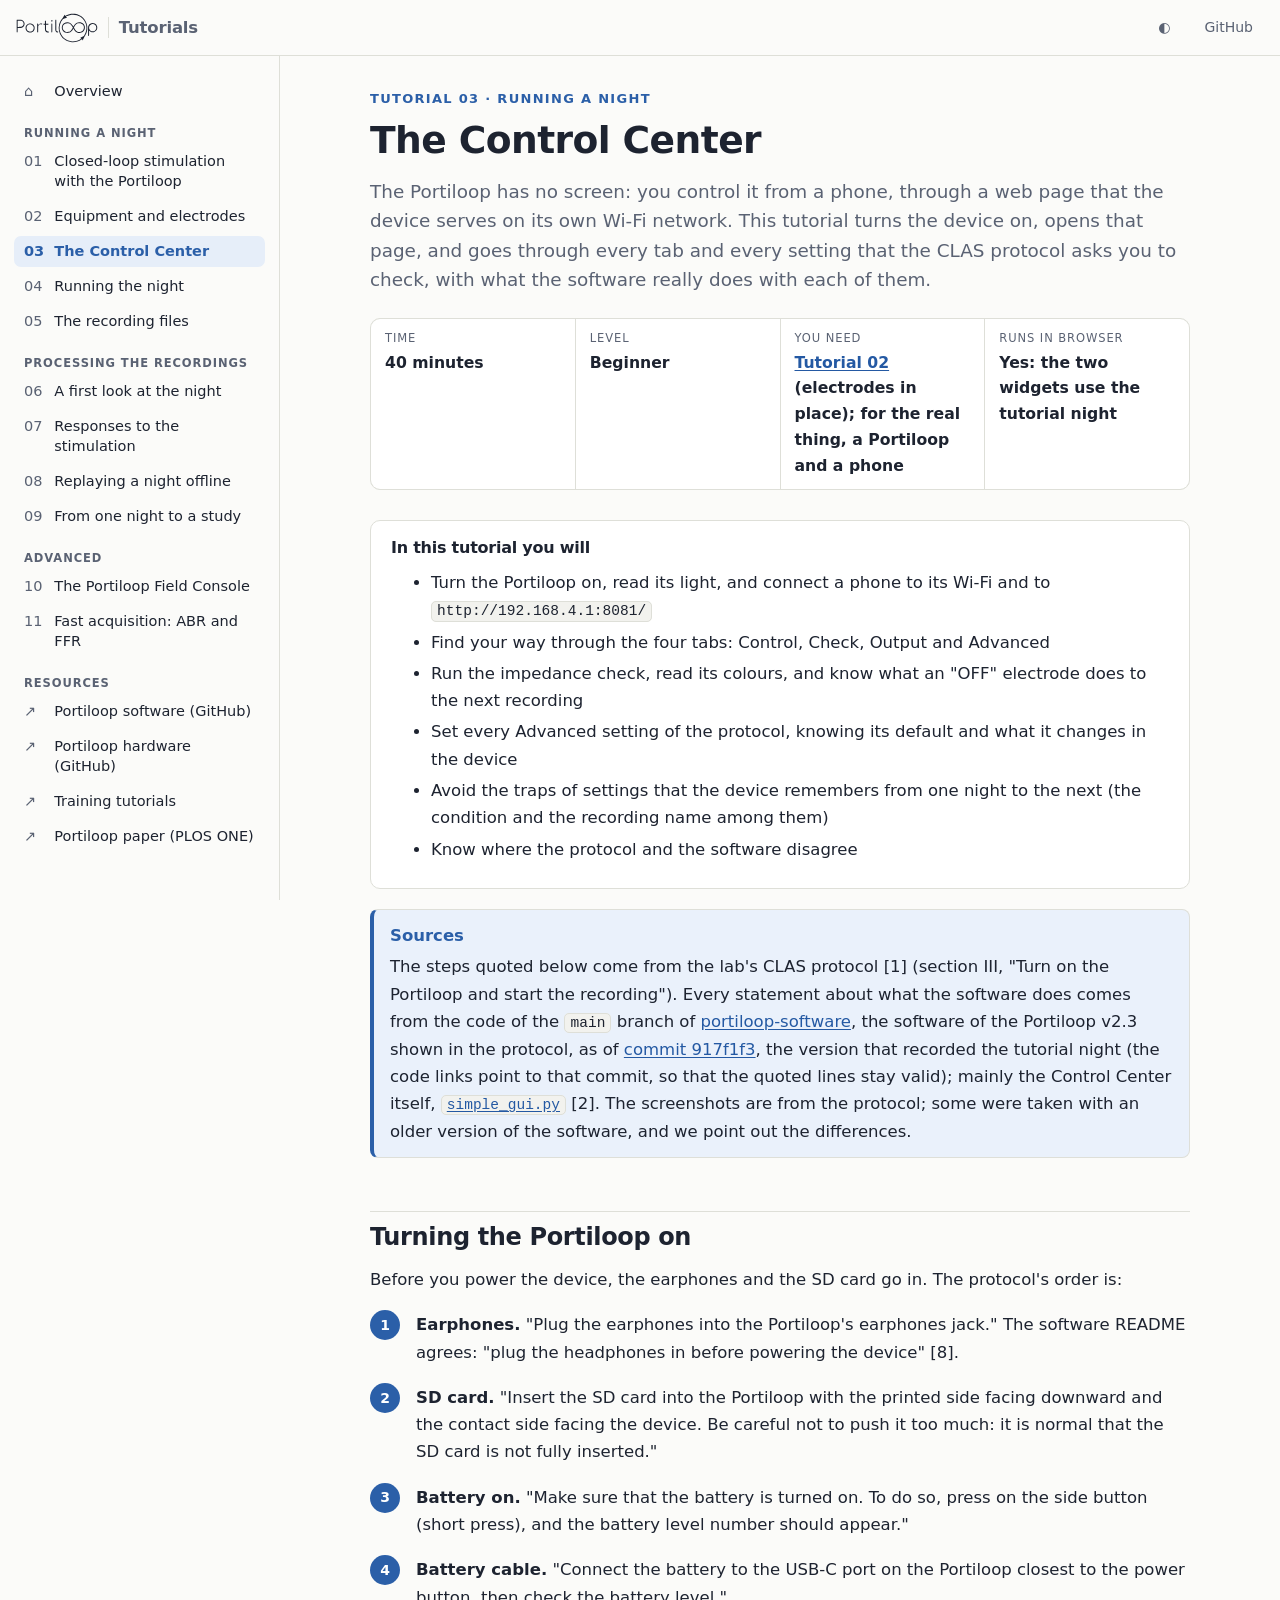
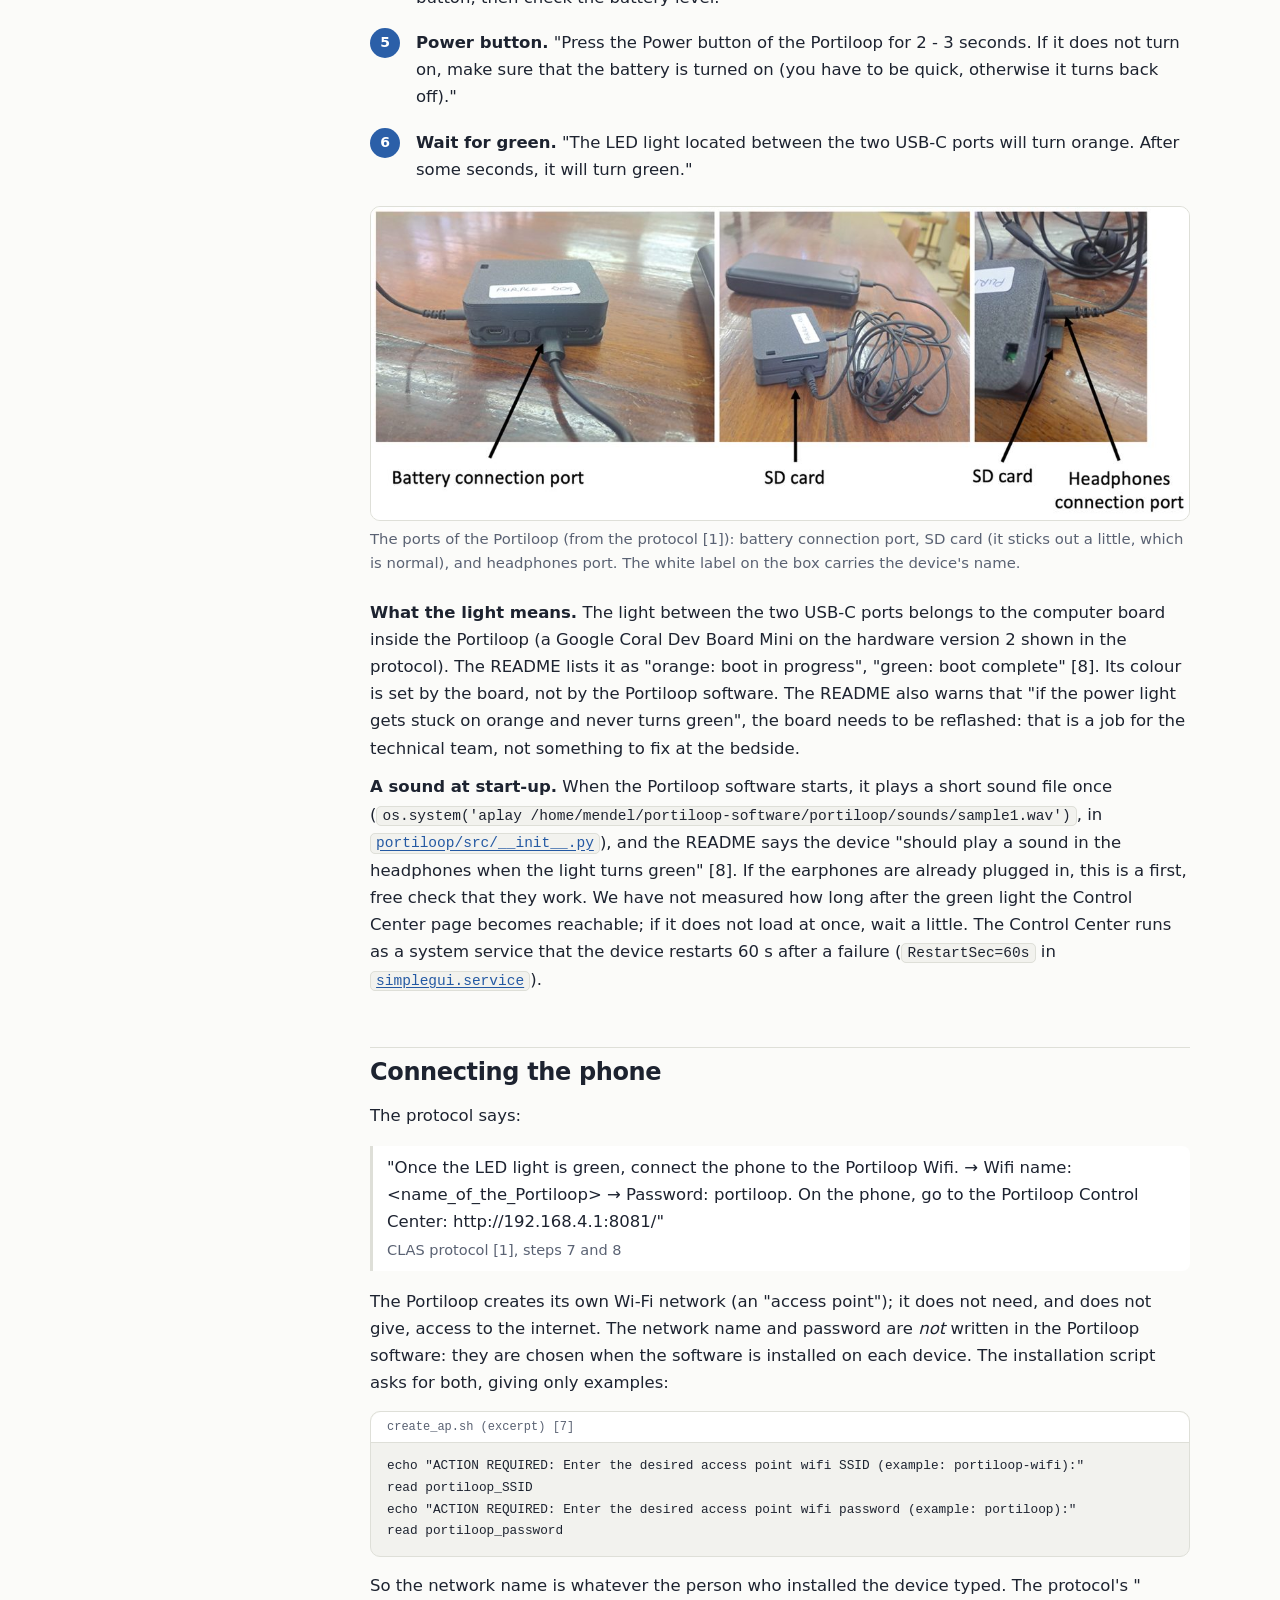
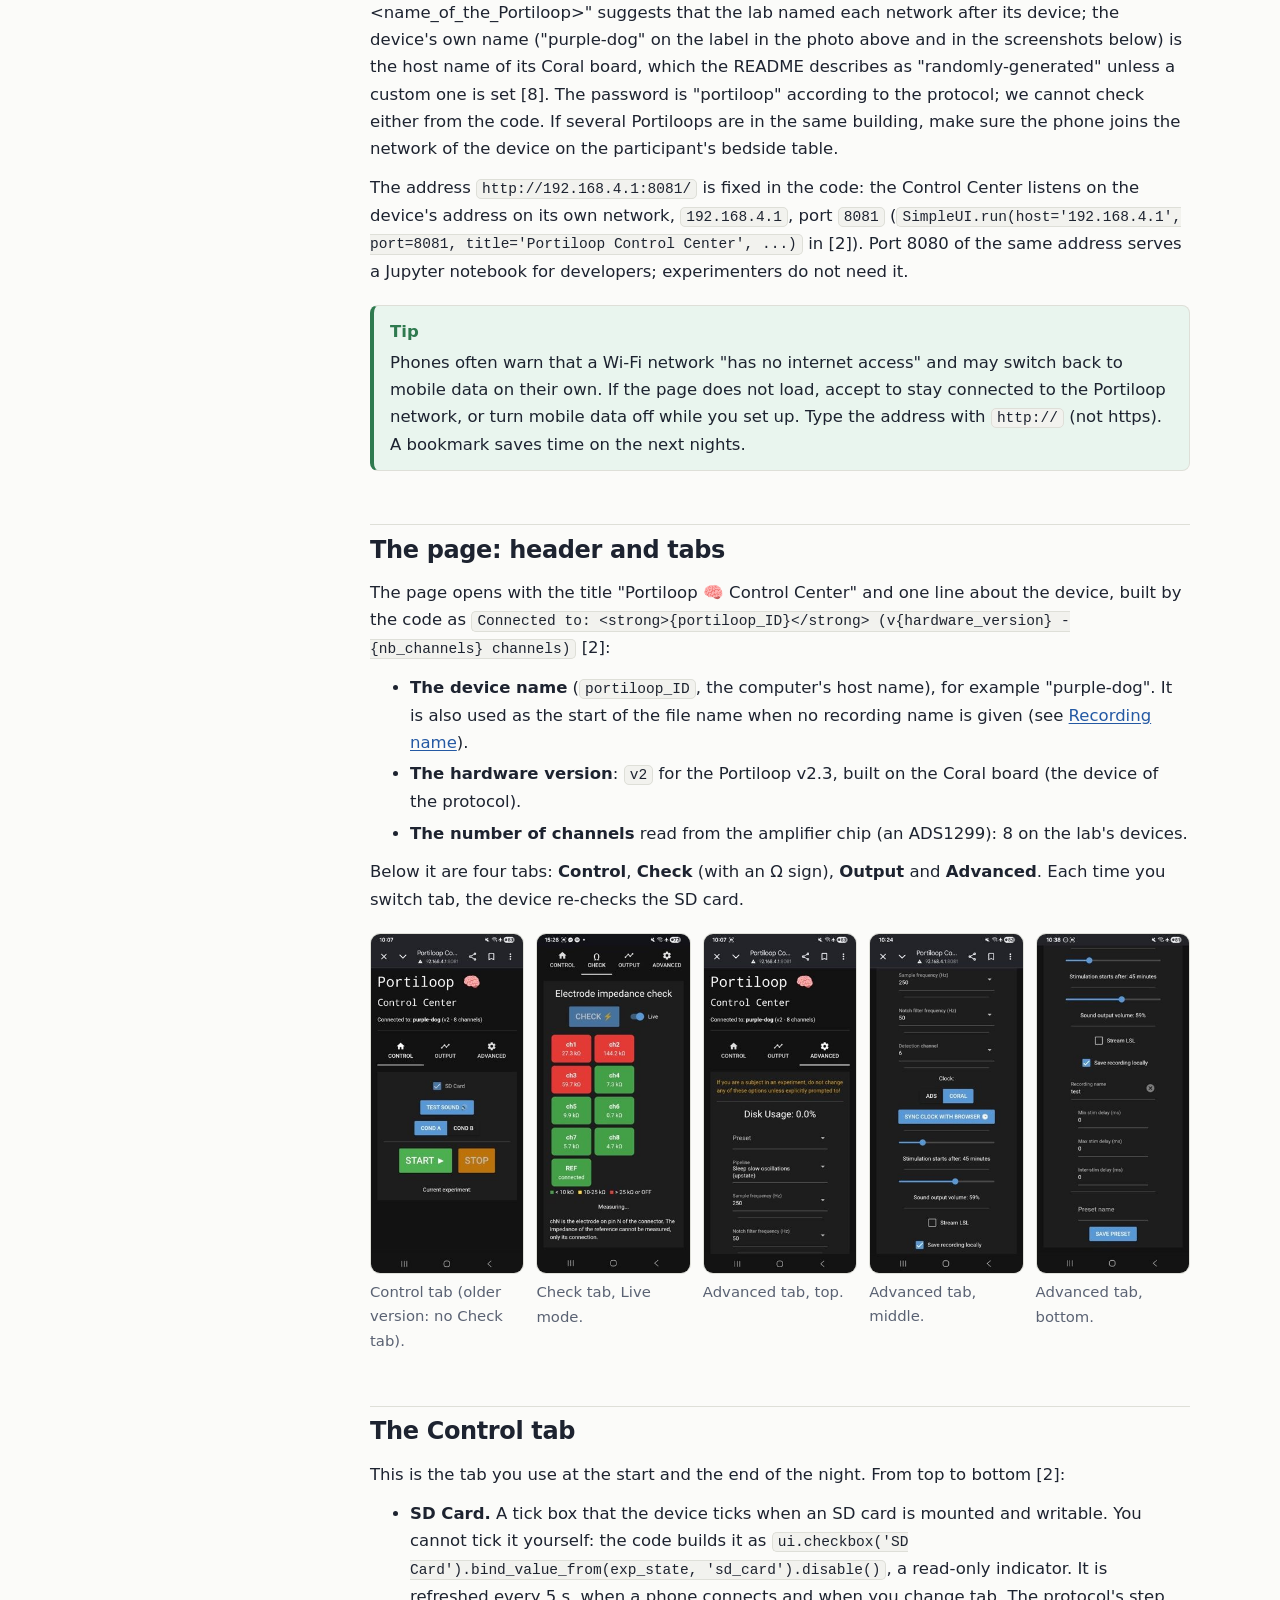
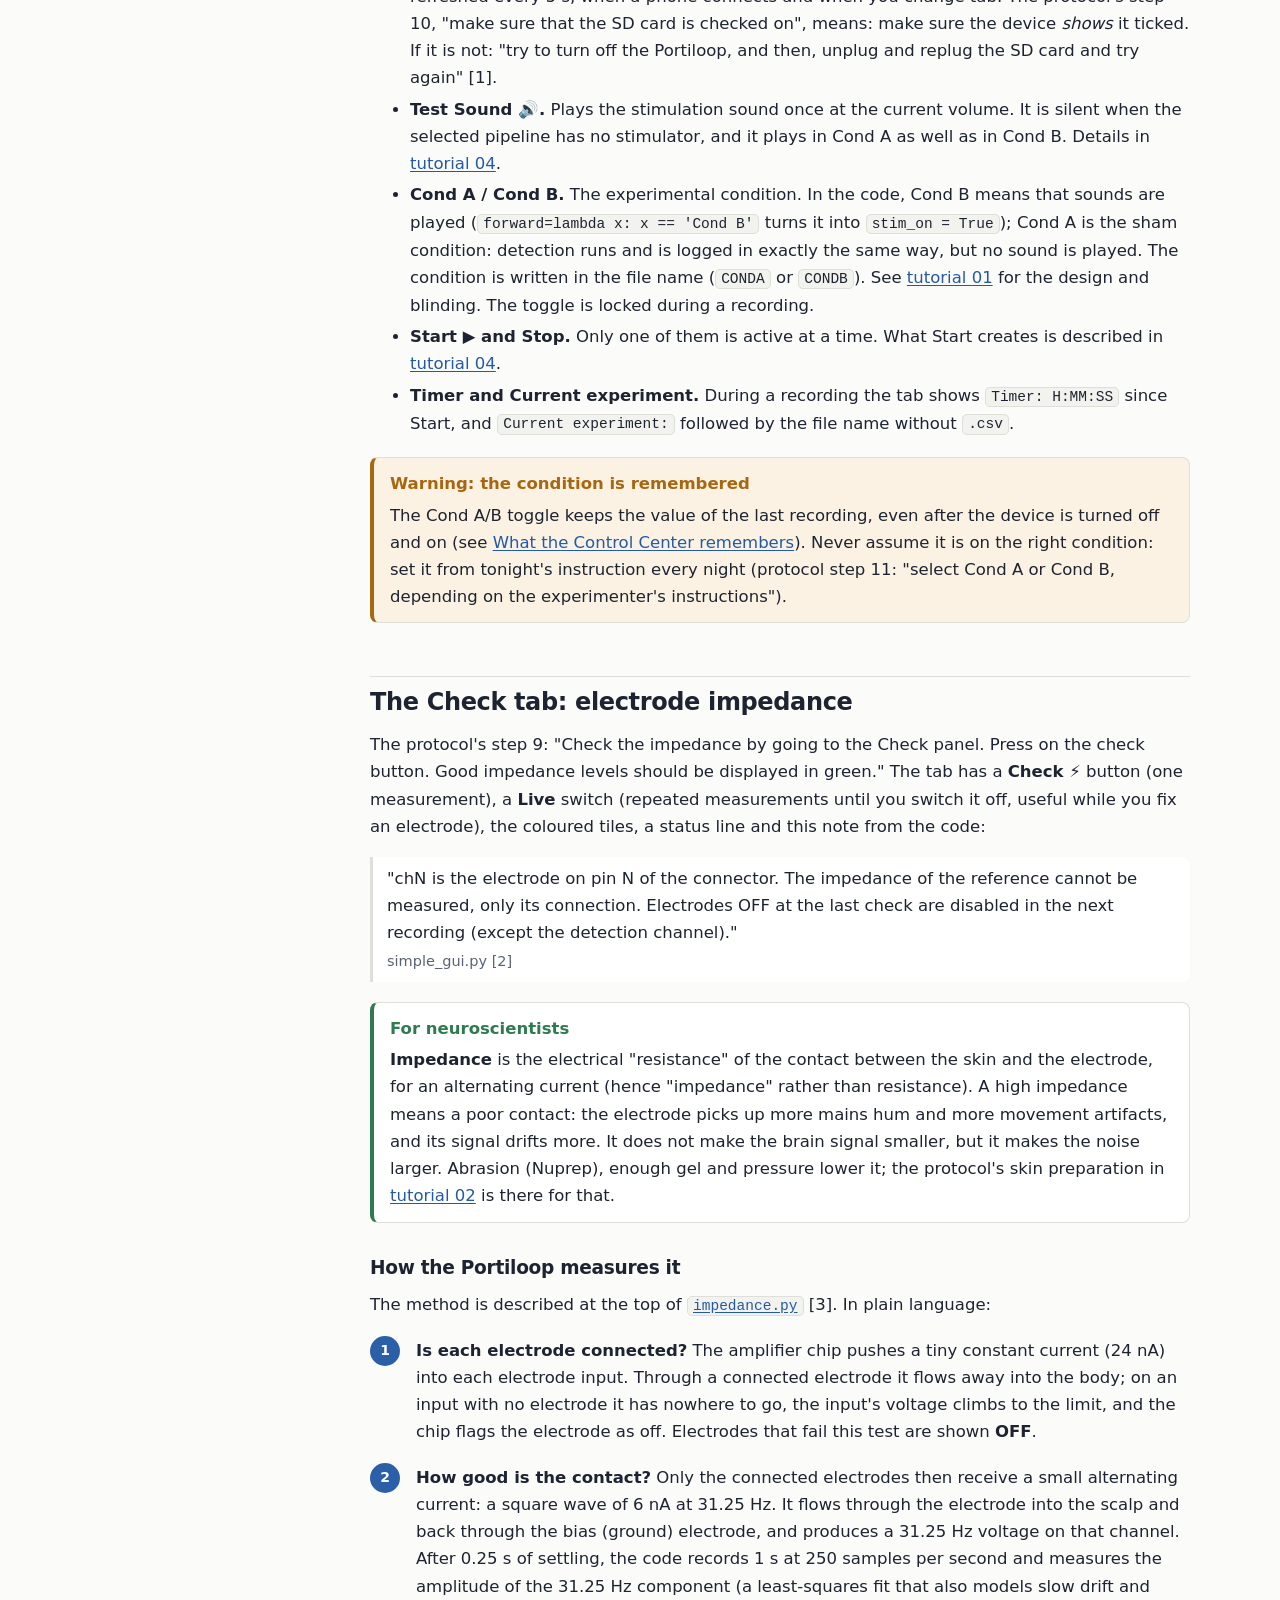
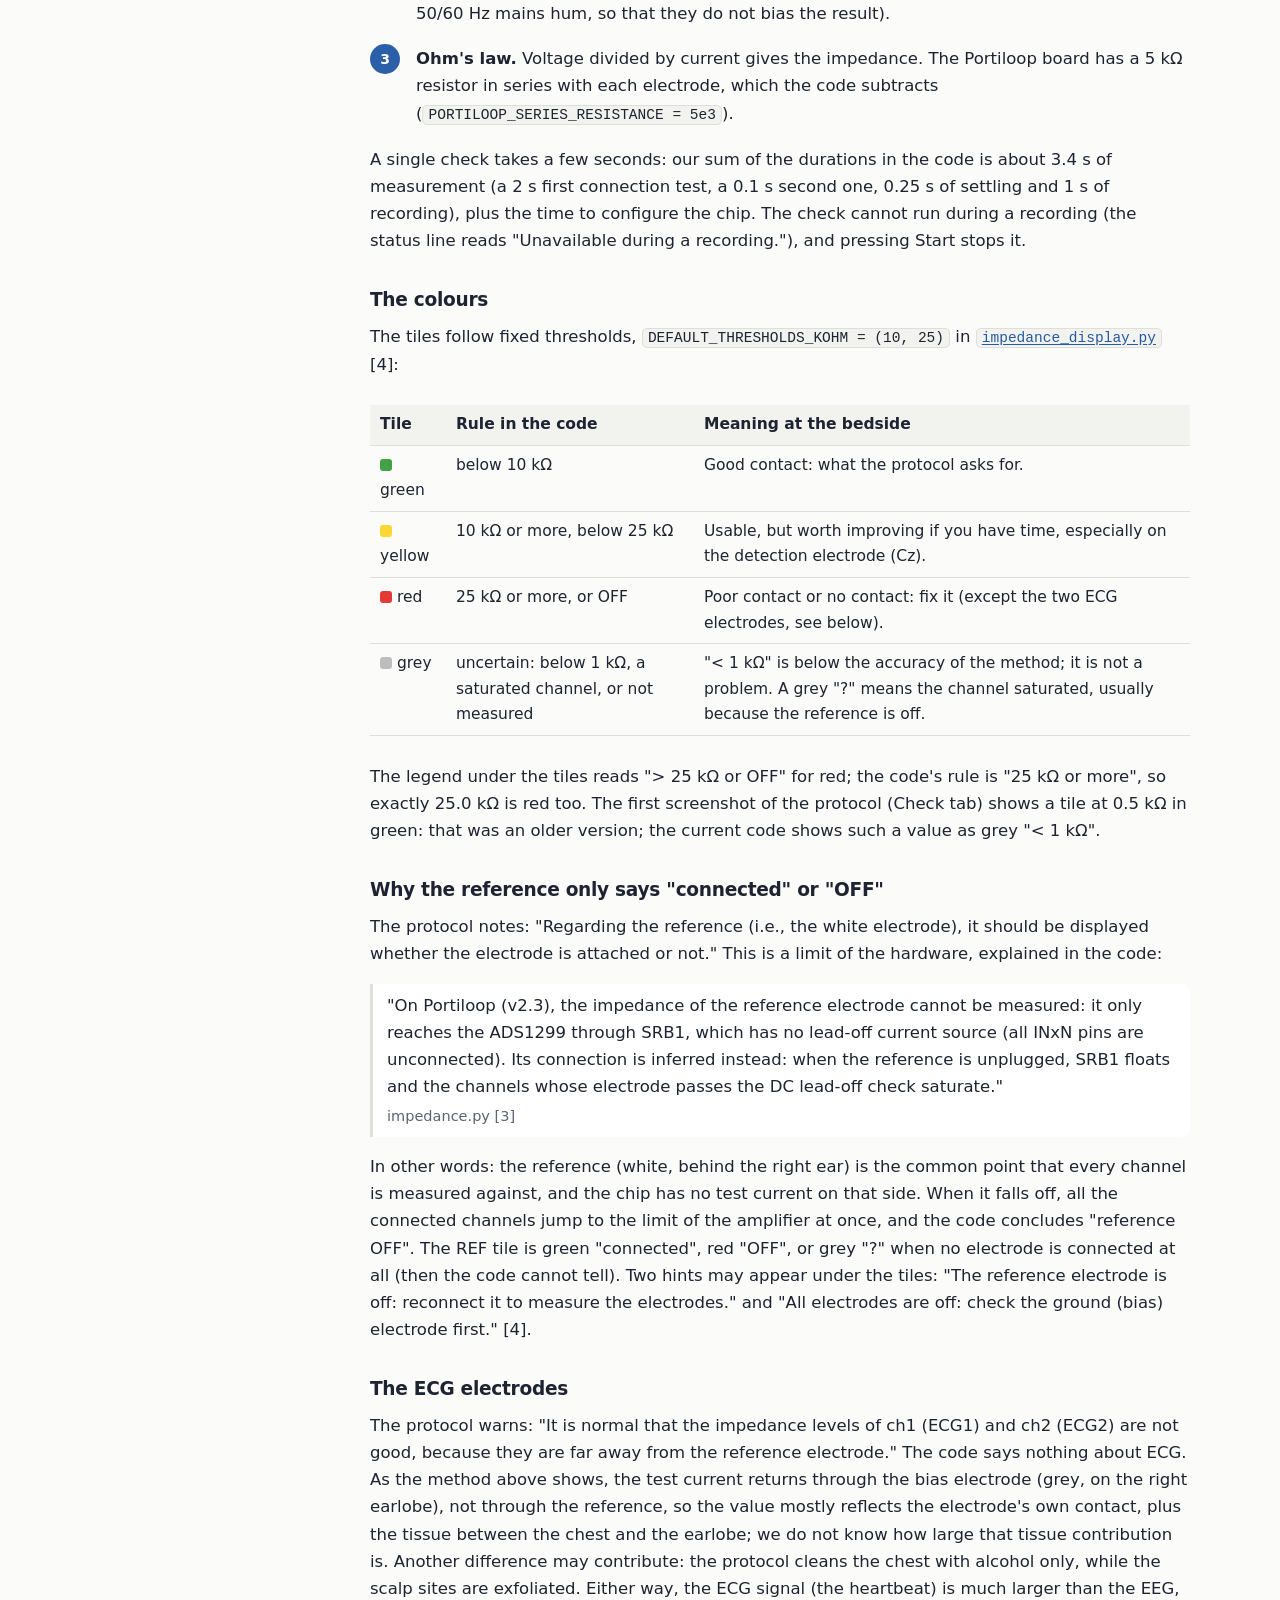
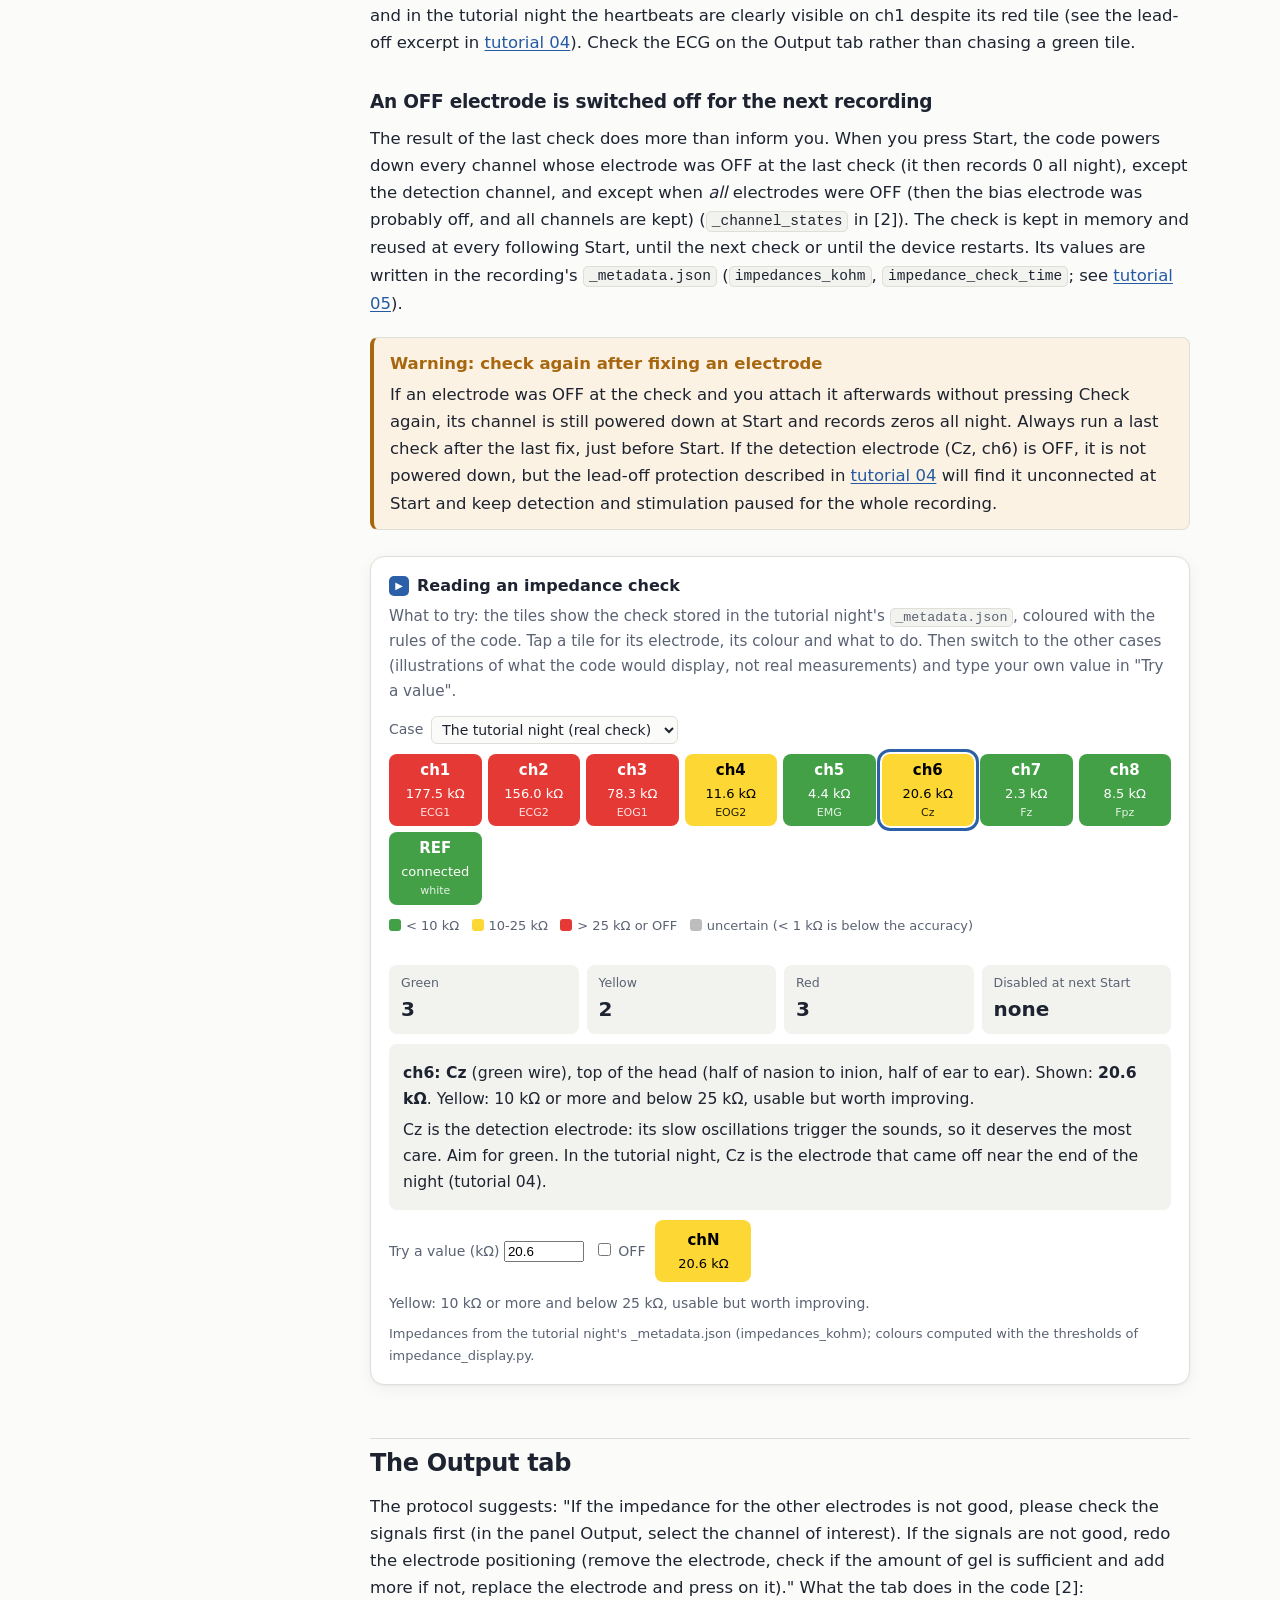
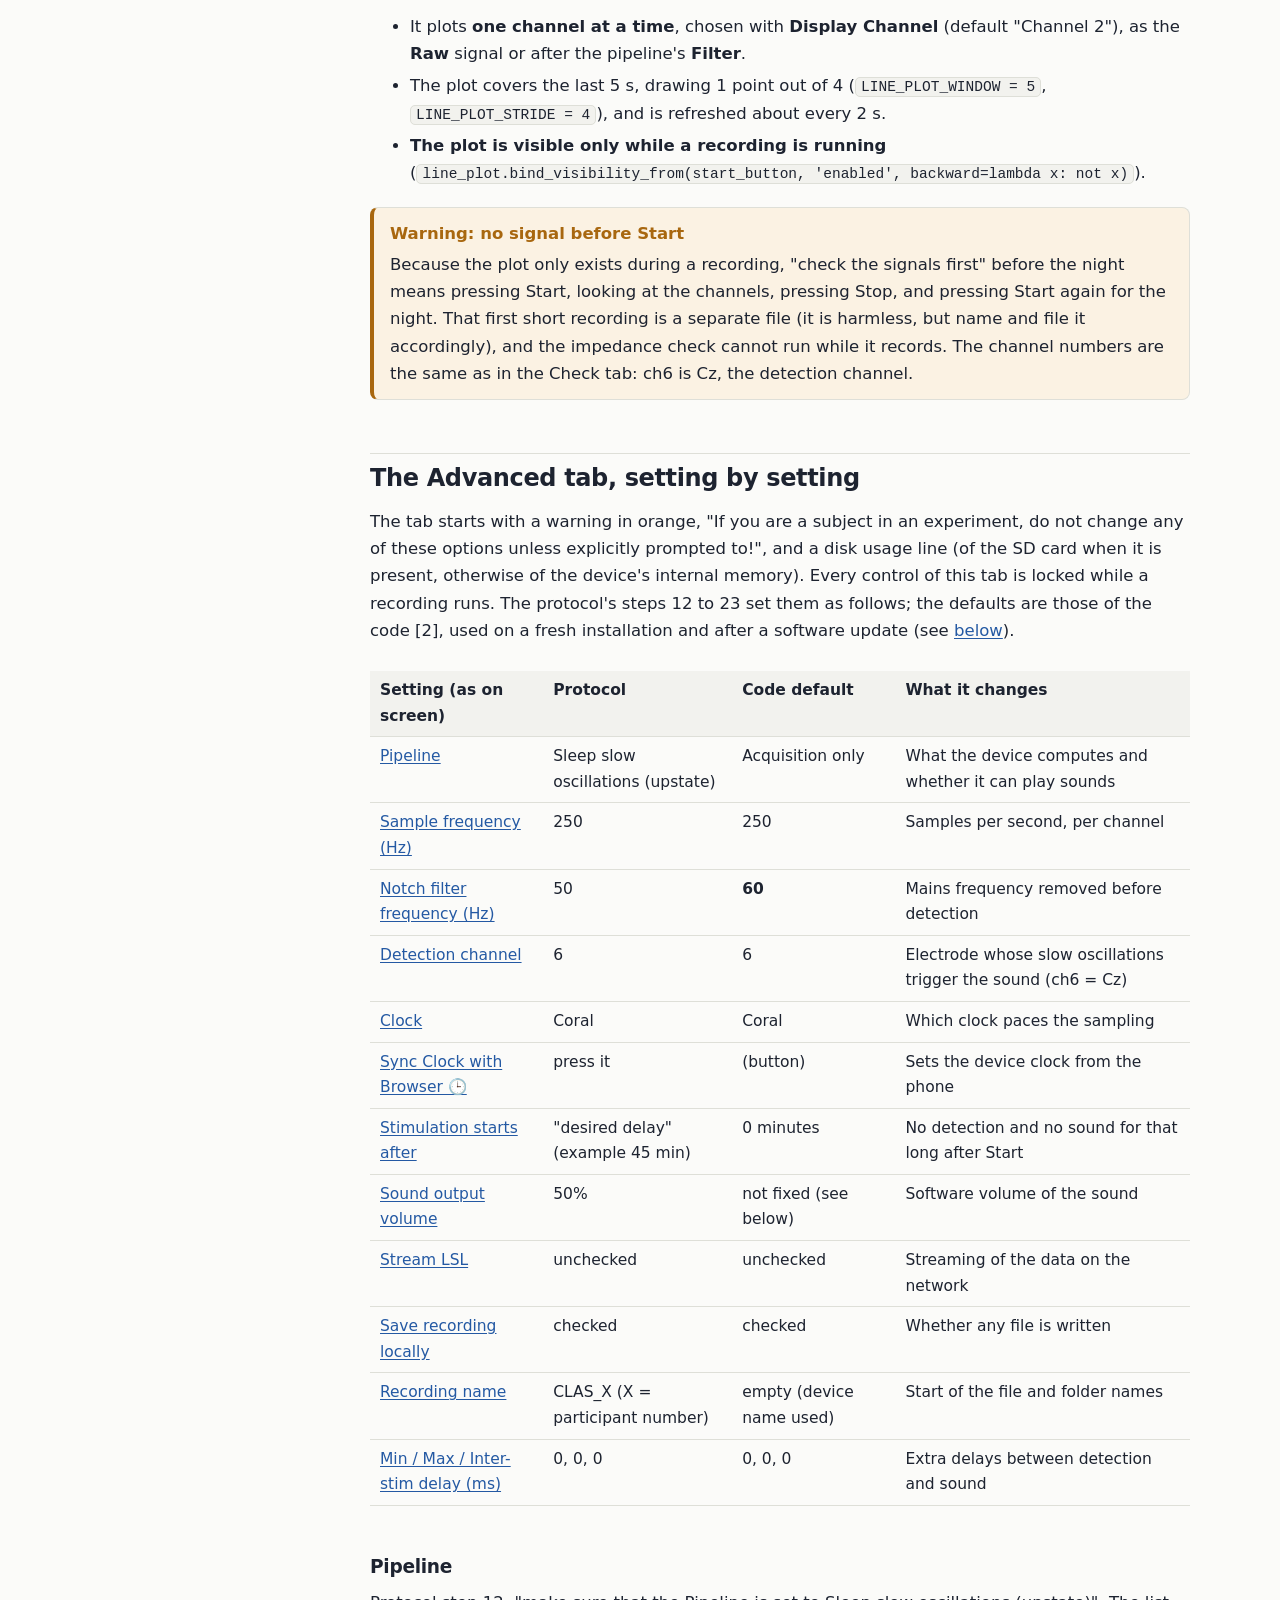
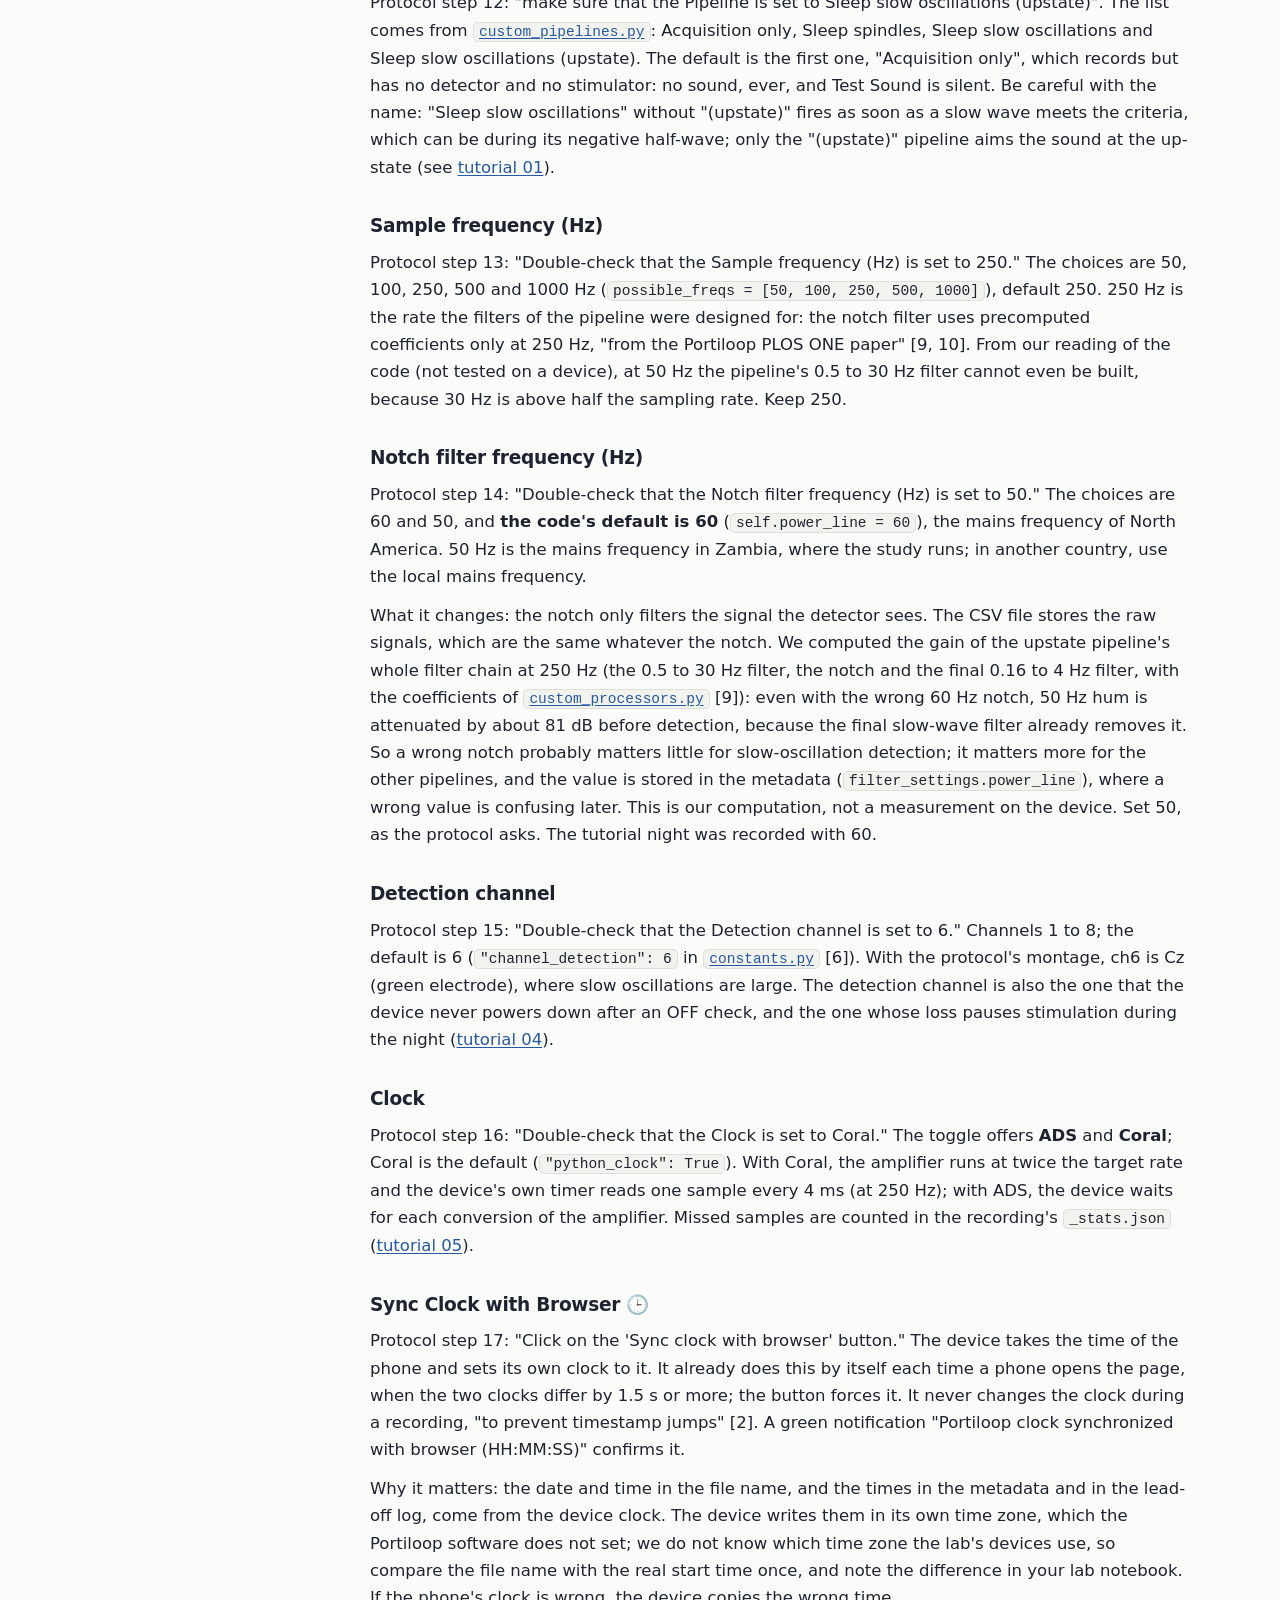
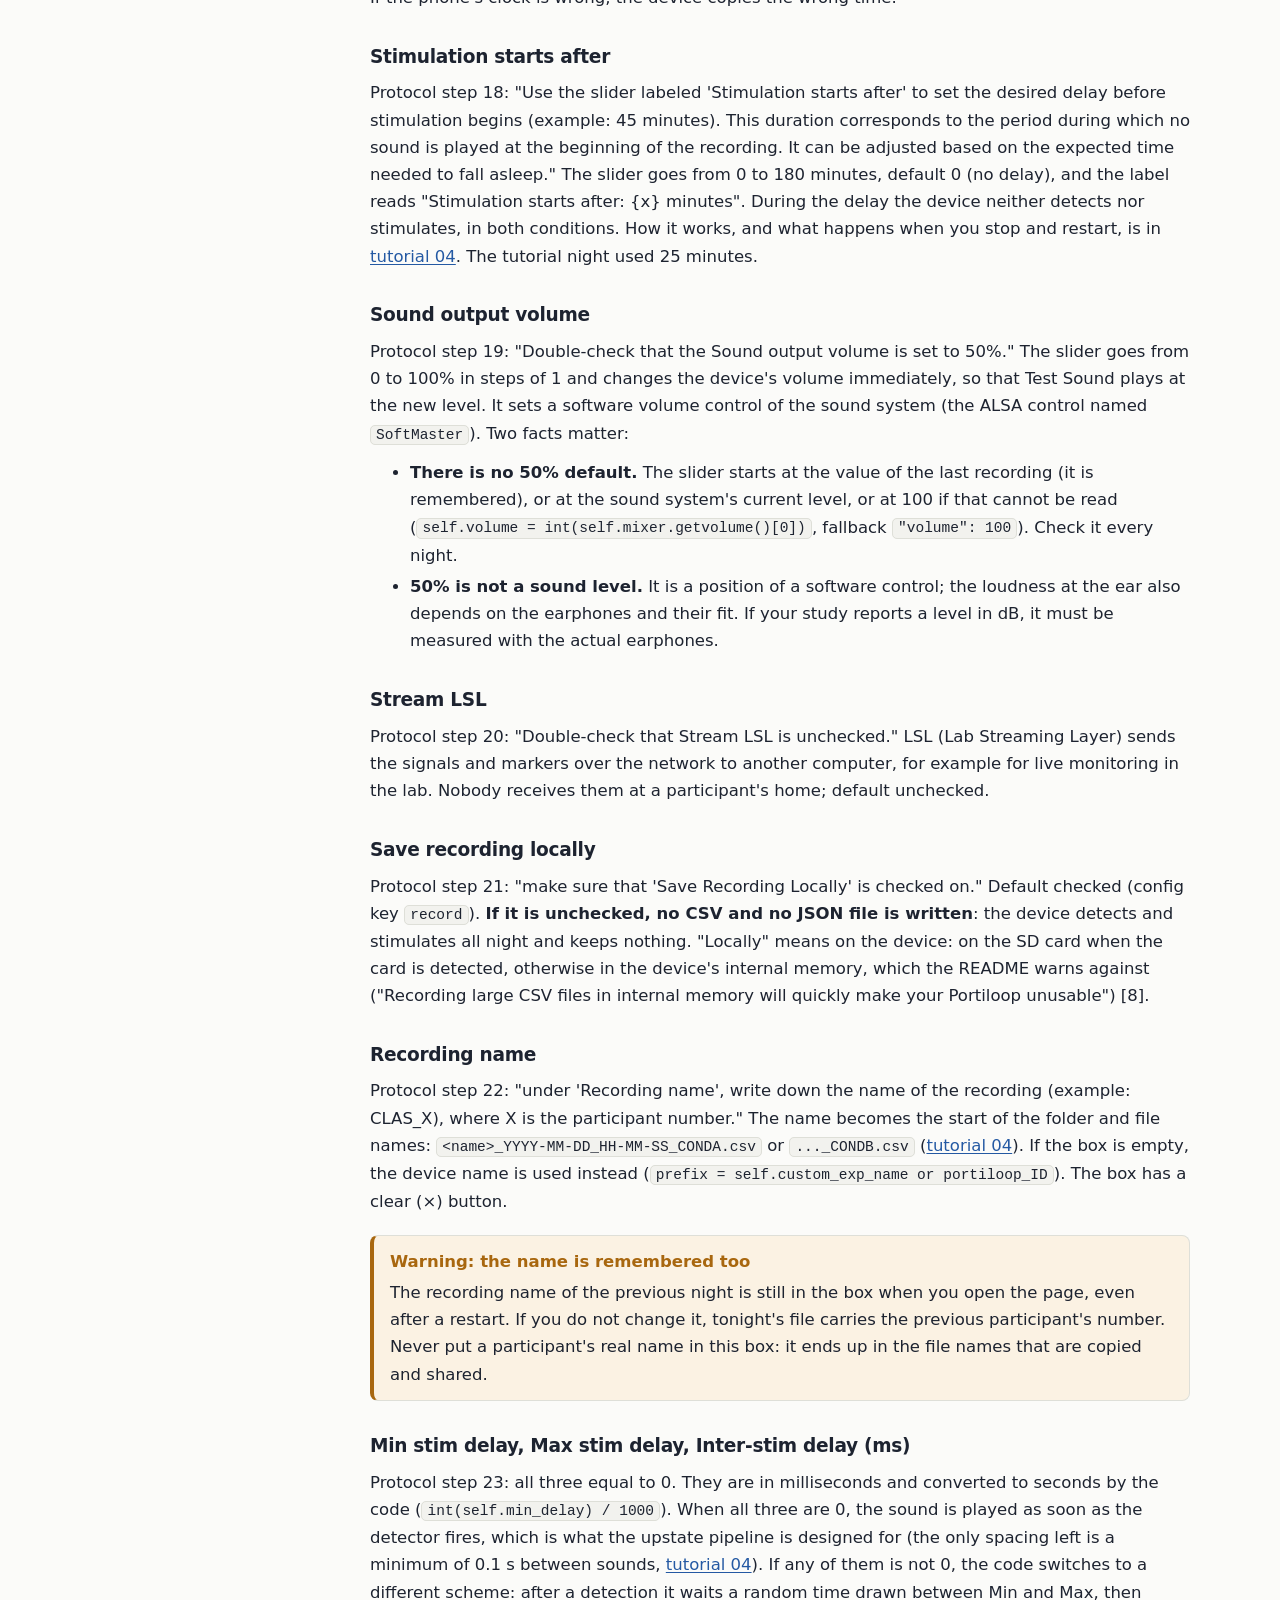
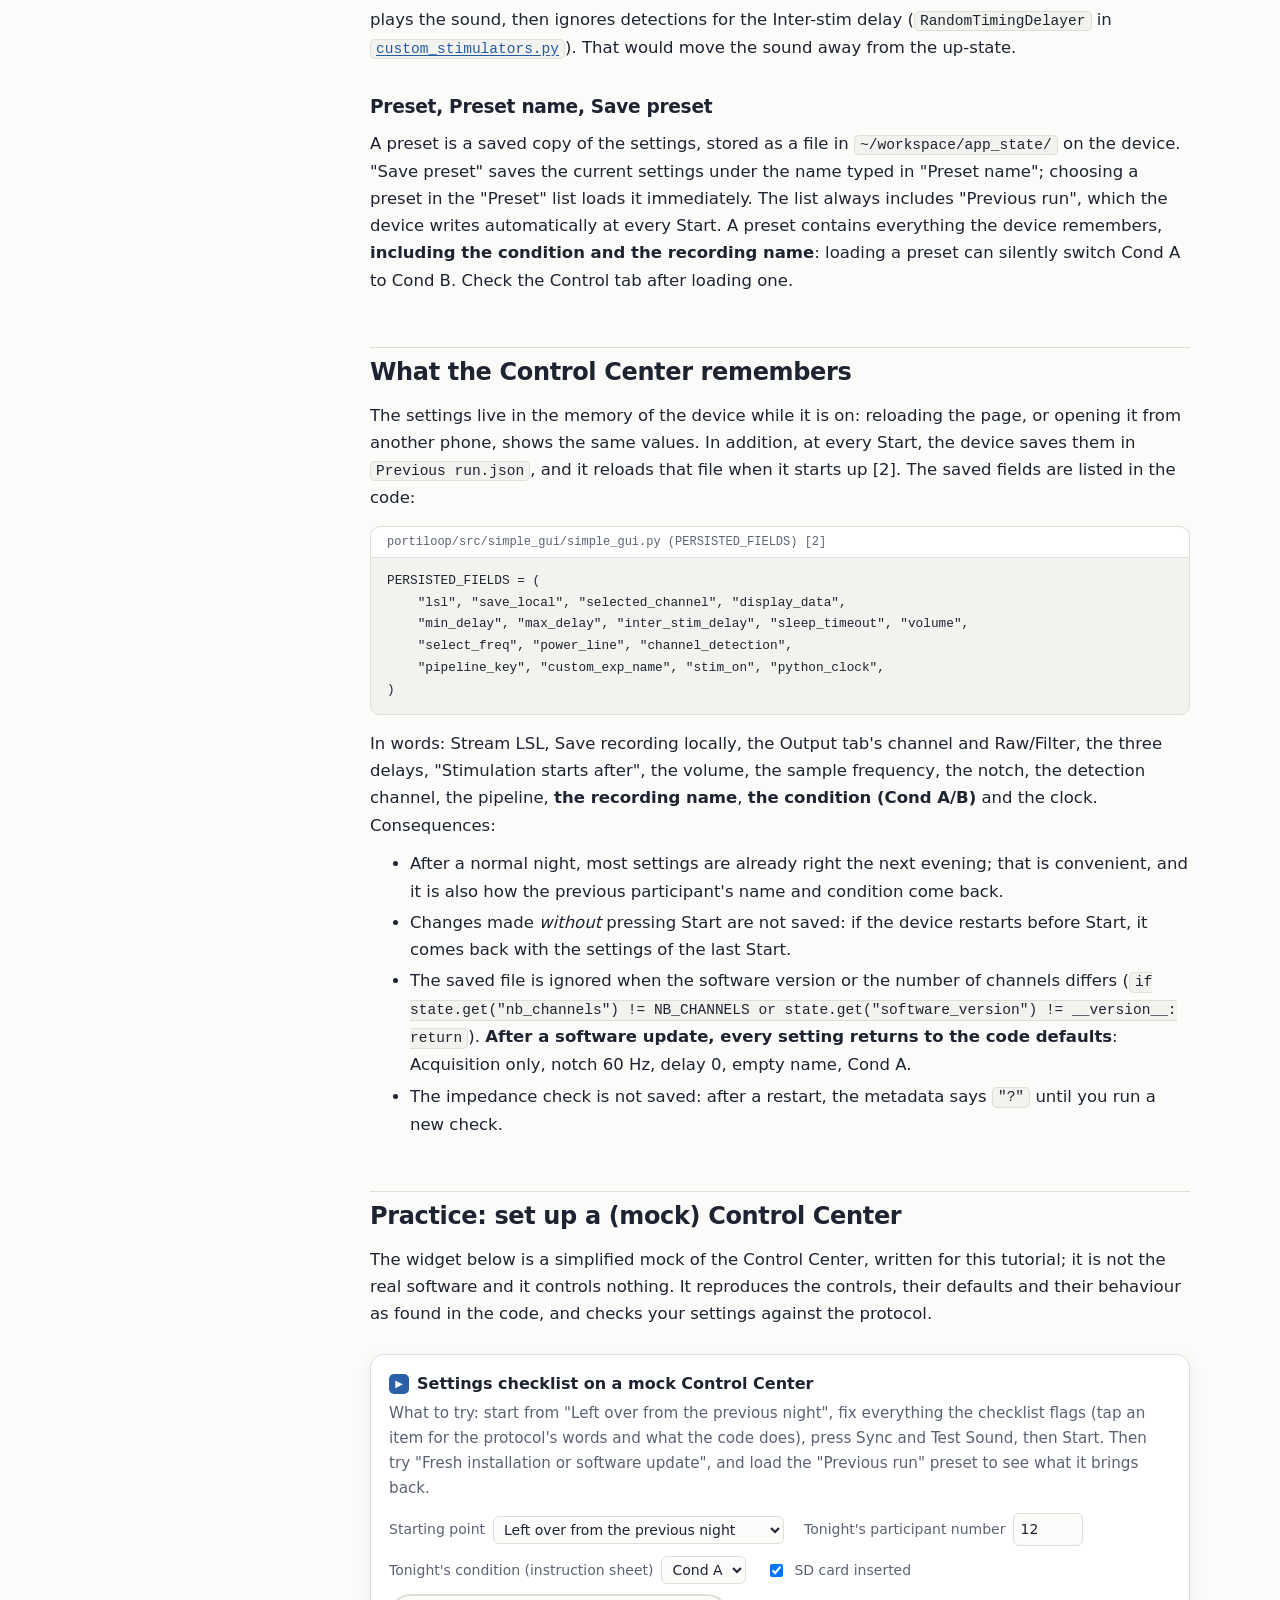
<file: docs/tutorials/03-control-center.html>
<!doctype html>
<html lang="en">
<head>
  <meta charset="utf-8">
  <meta name="viewport" content="width=device-width, initial-scale=1">
  <title>03 · The Control Center · Portiloop tutorials</title>
  <meta name="description" content="Turning the Portiloop on, connecting the phone, and every tab and setting of the Control Center: the impedance check and its colours, the Advanced settings of the CLAS protocol and what the code does with them, what the device remembers, and where the protocol and the software disagree.">
  <link rel="stylesheet" href="../assets/css/style.css">
  <link rel="icon" href="../assets/img/favicon.svg" type="image/svg+xml">
  <link rel="icon" href="../assets/img/favicon-32.png" sizes="32x32" type="image/png">
  <link rel="apple-touch-icon" href="../assets/img/apple-touch-icon.png">
  <style>
    /* page-local styles for tutorial 03 */
    .quote { margin: 1em 0; padding: 8px 14px; border-left: 3px solid var(--border); color: var(--fg); background: var(--bg-elev); border-radius: 0 8px 8px 0; }
    .quote cite { display: block; font-style: normal; font-size: 0.88em; color: var(--fg-muted); margin-top: 4px; }
    .shots { display: grid; grid-template-columns: repeat(auto-fill, minmax(150px, 1fr)); gap: 12px; margin: 1.2em 0; }
    .shots figure { margin: 0; }
    .shots img { display: block; width: 100%; height: auto; border: 1px solid var(--border); border-radius: 10px; }
    .wide-img { display: block; width: 100%; height: auto; border-radius: 10px; border: 1px solid var(--border); }
    .legend-row { display: flex; flex-wrap: wrap; gap: 6px 14px; font-size: 0.92em; margin: 0.6em 0; }
    .sw { display: inline-block; width: 12px; height: 12px; border-radius: 3px; vertical-align: -1px; margin-right: 5px; }
    /* impedance tiles: the colours are those of impedance_display.py (COLORS) */
    .imp-tiles { display: grid; grid-template-columns: repeat(auto-fill, minmax(86px, 1fr)); gap: 6px; margin: 10px 0; }
    .imp-tile { font: inherit; border: 0; border-radius: 8px; min-height: 62px; display: flex; flex-direction: column; align-items: center; justify-content: center; cursor: pointer; padding: 4px; }
    .imp-tile b { font-size: 15px; }
    .imp-tile span { font-size: 13px; }
    .imp-tile small { font-size: 11px; opacity: 0.85; }
    .imp-tile[aria-pressed="true"] { outline: 3px solid var(--accent); outline-offset: 2px; }
    .imp-legend { font-size: 13px; color: var(--fg-muted); }
    .imp-hint { font-weight: 650; color: var(--danger); font-size: 14px; min-height: 1.2em; }
    .imp-explain { background: var(--bg-sunk); border-radius: 8px; padding: 10px 14px; font-size: 0.95em; margin-top: 10px; }
    .imp-explain p { margin: 0.35em 0; }
    .imp-try { display: flex; flex-wrap: wrap; align-items: center; gap: 10px; margin-top: 10px; font-size: 14px; color: var(--fg-muted); }
    .imp-try .imp-tile { width: 96px; cursor: default; }
    /* Control Center mock */
    .cc-grid { display: grid; grid-template-columns: minmax(0, 340px) minmax(0, 1fr); gap: 18px; align-items: start; margin-top: 8px; }
    @media (max-width: 760px) { .cc-grid { grid-template-columns: minmax(0, 1fr); } }
    .cc-phone { border: 2px solid var(--border); border-radius: 22px; background: var(--bg); padding: 12px 12px 16px; font-size: 14px; }
    .cc-mock { font-size: 11px; text-transform: uppercase; letter-spacing: 0.08em; color: var(--warn); font-weight: 650; text-align: center; margin-bottom: 6px; }
    .cc-head { font-family: var(--font-mono); }
    .cc-head .t1 { font-size: 22px; } .cc-head .t2 { font-size: 16px; } .cc-head .t3 { font-family: var(--font-sans); font-size: 12px; color: var(--fg-muted); margin: 4px 0 8px; }
    .cc-tabs { display: flex; border-bottom: 1px solid var(--border); margin-bottom: 10px; }
    .cc-tabs button { flex: 1; font: inherit; font-size: 12px; font-weight: 600; text-transform: uppercase; padding: 8px 2px; background: none; border: 0; border-bottom: 2px solid transparent; color: var(--fg-muted); cursor: pointer; }
    .cc-tabs button[aria-selected="true"] { color: var(--accent); border-bottom-color: var(--accent); }
    .cc-panel { display: flex; flex-direction: column; gap: 10px; }
    .cc-panel[hidden] { display: none !important; }
    .cc-row { display: flex; flex-wrap: wrap; gap: 8px; align-items: center; justify-content: center; }
    .cc-field { display: flex; flex-direction: column; gap: 3px; font-size: 12px; color: var(--fg-muted); }
    .cc-field select, .cc-field input[type="text"], .cc-field input[type="number"] { font: inherit; font-size: 14px; padding: 5px 7px; border-radius: 6px; border: 1px solid var(--border); background: var(--bg-elev); color: var(--fg); width: 100%; }
    .cc-field input[type="range"] { width: 100%; accent-color: var(--accent); }
    .cc-chk { display: flex; gap: 8px; align-items: center; font-size: 14px; color: var(--fg); }
    .cc-tog { display: inline-flex; border: 1px solid var(--border); border-radius: 8px; overflow: hidden; }
    .cc-tog button { font: inherit; font-size: 13px; font-weight: 600; padding: 6px 14px; border: 0; background: var(--bg-elev); color: var(--fg-muted); cursor: pointer; }
    .cc-tog button[aria-pressed="true"] { background: var(--accent); color: var(--accent-fg); }
    .cc-tog button:disabled, .cc-b:disabled { opacity: 0.45; cursor: default; }
    .cc-b { font: inherit; font-size: 14px; font-weight: 650; padding: 7px 14px; border-radius: 8px; border: 0; cursor: pointer; background: var(--accent); color: var(--accent-fg); }
    .cc-b.go { background: #43a047; color: #fff; font-size: 18px; }
    .cc-b.stop { background: #ef8f00; color: #fff; font-size: 18px; }
    .cc-warn { color: var(--warn); font-size: 13px; text-align: center; }
    .cc-msg { font-size: 13px; color: var(--fg-muted); text-align: center; min-height: 1.2em; }
    .cc-big { font-size: 18px; font-weight: 650; text-align: center; }
    .cc-file { font-size: 13px; text-align: center; overflow-wrap: anywhere; }
    .cc-list { display: flex; flex-direction: column; gap: 6px; }
    .cc-sum { font-weight: 650; margin-bottom: 4px; }
    .cc-item { border: 1px solid var(--border); border-left: 4px solid var(--tip); border-radius: 8px; background: var(--bg-elev); }
    .cc-item.bad { border-left-color: var(--danger); }
    .cc-item.info { border-left-color: var(--note); }
    .cc-item > button { width: 100%; text-align: left; font: inherit; font-size: 14px; padding: 7px 10px; background: none; border: 0; color: var(--fg); cursor: pointer; display: flex; gap: 8px; align-items: baseline; }
    .cc-item .mark { font-weight: 700; min-width: 1.2em; }
    .cc-item.bad .mark { color: var(--danger); } .cc-item.ok .mark { color: var(--tip); } .cc-item.info .mark { color: var(--note); }
    .cc-item .body { padding: 0 12px 8px 30px; font-size: 13.5px; color: var(--fg); }
    .cc-item .body p { margin: 0.3em 0; }
    .cc-item .val { color: var(--fg-muted); font-size: 13px; }
    .disc td:first-child { white-space: normal; }
  </style>
</head>
<body data-page="03-control-center" data-root="..">
<main>
<article class="content">

  <div class="eyebrow">Tutorial 03 · Running a night</div>
  <h1>The Control Center</h1>
  <p class="lead">The Portiloop has no screen: you control it from a phone, through a web page that the device serves on its own Wi-Fi network. This tutorial turns the device on, opens that page, and goes through every tab and every setting that the CLAS protocol asks you to check, with what the software really does with each of them.</p>

  <dl class="meta">
    <div><dt>Time</dt><dd>40 minutes</dd></div>
    <div><dt>Level</dt><dd>Beginner</dd></div>
    <div><dt>You need</dt><dd><a href="02-preparation.html">Tutorial 02</a> (electrodes in place); for the real thing, a Portiloop and a phone</dd></div>
    <div><dt>Runs in browser</dt><dd>Yes: the two widgets use the tutorial night</dd></div>
  </dl>

  <div class="objectives">
    <h3>In this tutorial you will</h3>
    <ul>
      <li>Turn the Portiloop on, read its light, and connect a phone to its Wi-Fi and to <code>http://192.168.4.1:8081/</code></li>
      <li>Find your way through the four tabs: Control, Check, Output and Advanced</li>
      <li>Run the impedance check, read its colours, and know what an "OFF" electrode does to the next recording</li>
      <li>Set every Advanced setting of the protocol, knowing its default and what it changes in the device</li>
      <li>Avoid the traps of settings that the device remembers from one night to the next (the condition and the recording name among them)</li>
      <li>Know where the protocol and the software disagree</li>
    </ul>
  </div>

  <div class="callout note"><span class="callout-title">Sources</span>The steps quoted below come from the lab's CLAS protocol [1] (section III, "Turn on the Portiloop and start the recording"). Every statement about what the software does comes from the code of the <code>main</code> branch of <a href="https://github.com/Portiloop/portiloop-software/tree/main">portiloop-software</a>, the software of the Portiloop v2.3 shown in the protocol, as of <a href="https://github.com/Portiloop/portiloop-software/tree/917f1f3">commit 917f1f3</a>, the version that recorded the tutorial night (the code links point to that commit, so that the quoted lines stay valid); mainly the Control Center itself, <a href="https://github.com/Portiloop/portiloop-software/blob/917f1f3/portiloop/src/simple_gui/simple_gui.py"><code>simple_gui.py</code></a> [2]. The screenshots are from the protocol; some were taken with an older version of the software, and we point out the differences.</div>

  <h2 id="power">Turning the Portiloop on</h2>
  <p>Before you power the device, the earphones and the SD card go in. The protocol's order is:</p>
  <ol class="steps">
    <li><strong>Earphones.</strong> "Plug the earphones into the Portiloop's earphones jack." The software README agrees: "plug the headphones in before powering the device" [8].</li>
    <li><strong>SD card.</strong> "Insert the SD card into the Portiloop with the printed side facing downward and the contact side facing the device. Be careful not to push it too much: it is normal that the SD card is not fully inserted."</li>
    <li><strong>Battery on.</strong> "Make sure that the battery is turned on. To do so, press on the side button (short press), and the battery level number should appear."</li>
    <li><strong>Battery cable.</strong> "Connect the battery to the USB-C port on the Portiloop closest to the power button, then check the battery level."</li>
    <li><strong>Power button.</strong> "Press the Power button of the Portiloop for 2 - 3 seconds. If it does not turn on, make sure that the battery is turned on (you have to be quick, otherwise it turns back off)."</li>
    <li><strong>Wait for green.</strong> "The LED light located between the two USB-C ports will turn orange. After some seconds, it will turn green."</li>
  </ol>

  <figure>
    <img class="wide-img" src="../assets/img/protocol/device-ports.jpg" alt="Three photos of the Portiloop: the battery connection port on the side, the SD card slot with the card sticking out slightly, and the headphones connection port next to the SD card" width="1200" height="458" loading="lazy">
    <figcaption>The ports of the Portiloop (from the protocol [1]): battery connection port, SD card (it sticks out a little, which is normal), and headphones port. The white label on the box carries the device's name.</figcaption>
  </figure>

  <p><strong>What the light means.</strong> The light between the two USB-C ports belongs to the computer board inside the Portiloop (a Google Coral Dev Board Mini on the hardware version 2 shown in the protocol). The README lists it as "orange: boot in progress", "green: boot complete" [8]. Its colour is set by the board, not by the Portiloop software. The README also warns that "if the power light gets stuck on orange and never turns green", the board needs to be reflashed: that is a job for the technical team, not something to fix at the bedside.</p>
  <p><strong>A sound at start-up.</strong> When the Portiloop software starts, it plays a short sound file once (<code>os.system('aplay /home/mendel/portiloop-software/portiloop/sounds/sample1.wav')</code>, in <a href="https://github.com/Portiloop/portiloop-software/blob/917f1f3/portiloop/src/__init__.py#L16-L17"><code>portiloop/src/__init__.py</code></a>), and the README says the device "should play a sound in the headphones when the light turns green" [8]. If the earphones are already plugged in, this is a first, free check that they work. We have not measured how long after the green light the Control Center page becomes reachable; if it does not load at once, wait a little. The Control Center runs as a system service that the device restarts 60 s after a failure (<code>RestartSec=60s</code> in <a href="https://github.com/Portiloop/portiloop-software/blob/917f1f3/portiloop/setup_files/simplegui.service"><code>simplegui.service</code></a>).</p>

  <h2 id="wifi">Connecting the phone</h2>
  <p>The protocol says:</p>
  <blockquote class="quote">"Once the LED light is green, connect the phone to the Portiloop Wifi. → Wifi name: &lt;name_of_the_Portiloop&gt; → Password: portiloop. On the phone, go to the Portiloop Control Center: http://192.168.4.1:8081/"<cite>CLAS protocol [1], steps 7 and 8</cite></blockquote>
  <p>The Portiloop creates its own Wi-Fi network (an "access point"); it does not need, and does not give, access to the internet. The network name and password are <em>not</em> written in the Portiloop software: they are chosen when the software is installed on each device. The installation script asks for both, giving only examples:</p>
<pre data-file="create_ap.sh (excerpt) [7]"><code class="language-bash">echo "ACTION REQUIRED: Enter the desired access point wifi SSID (example: portiloop-wifi):"
read portiloop_SSID
echo "ACTION REQUIRED: Enter the desired access point wifi password (example: portiloop):"
read portiloop_password</code></pre>
  <p>So the network name is whatever the person who installed the device typed. The protocol's "&lt;name_of_the_Portiloop&gt;" suggests that the lab named each network after its device; the device's own name ("purple-dog" on the label in the photo above and in the screenshots below) is the host name of its Coral board, which the README describes as "randomly-generated" unless a custom one is set [8]. The password is "portiloop" according to the protocol; we cannot check either from the code. If several Portiloops are in the same building, make sure the phone joins the network of the device on the participant's bedside table.</p>
  <p>The address <code>http://192.168.4.1:8081/</code> is fixed in the code: the Control Center listens on the device's address on its own network, <code>192.168.4.1</code>, port <code>8081</code> (<code>SimpleUI.run(host='192.168.4.1', port=8081, title='Portiloop Control Center', ...)</code> in [2]). Port 8080 of the same address serves a Jupyter notebook for developers; experimenters do not need it.</p>
  <div class="callout tip"><span class="callout-title">Tip</span>Phones often warn that a Wi-Fi network "has no internet access" and may switch back to mobile data on their own. If the page does not load, accept to stay connected to the Portiloop network, or turn mobile data off while you set up. Type the address with <code>http://</code> (not https). A bookmark saves time on the next nights.</div>

  <h2 id="page">The page: header and tabs</h2>
  <p>The page opens with the title "Portiloop 🧠 Control Center" and one line about the device, built by the code as <code>Connected to: &lt;strong&gt;{portiloop_ID}&lt;/strong&gt; (v{hardware_version} - {nb_channels} channels)</code> [2]:</p>
  <ul>
    <li><strong>The device name</strong> (<code>portiloop_ID</code>, the computer's host name), for example "purple-dog". It is also used as the start of the file name when no recording name is given (see <a href="#name">Recording name</a>).</li>
    <li><strong>The hardware version</strong>: <code>v2</code> for the Portiloop v2.3, built on the Coral board (the device of the protocol).</li>
    <li><strong>The number of channels</strong> read from the amplifier chip (an ADS1299): 8 on the lab's devices.</li>
  </ul>
  <p>Below it are four tabs: <strong>Control</strong>, <strong>Check</strong> (with an Ω sign), <strong>Output</strong> and <strong>Advanced</strong>. Each time you switch tab, the device re-checks the SD card.</p>
  <div class="shots">
    <figure><img src="../assets/img/protocol/cc-control.jpg" alt="Phone screenshot of the Control tab: SD Card box ticked, Test Sound button, Cond A and Cond B toggle, Start and Stop buttons" width="267" height="594" loading="lazy"><figcaption>Control tab (older version: no Check tab).</figcaption></figure>
    <figure><img src="../assets/img/protocol/cc-check-live.jpg" alt="Phone screenshot of the Check tab with coloured tiles for ch1 to ch8 and REF connected" width="262" height="584" loading="lazy"><figcaption>Check tab, Live mode.</figcaption></figure>
    <figure><img src="../assets/img/protocol/cc-advanced-1.jpg" alt="Phone screenshot of the top of the Advanced tab: warning text, disk usage, Preset, Pipeline, Sample frequency and Notch filter frequency" width="263" height="585" loading="lazy"><figcaption>Advanced tab, top.</figcaption></figure>
    <figure><img src="../assets/img/protocol/cc-advanced-2.jpg" alt="Phone screenshot of the middle of the Advanced tab: detection channel, Clock toggle, Sync clock button, Stimulation starts after slider at 45 minutes, volume slider at 59 percent, Stream LSL, Save recording locally" width="264" height="588" loading="lazy"><figcaption>Advanced tab, middle.</figcaption></figure>
    <figure><img src="../assets/img/protocol/cc-advanced-3.jpg" alt="Phone screenshot of the bottom of the Advanced tab: Recording name, Min stim delay, Max stim delay, Inter-stim delay, Preset name and Save preset" width="261" height="582" loading="lazy"><figcaption>Advanced tab, bottom.</figcaption></figure>
  </div>

  <h2 id="control">The Control tab</h2>
  <p>This is the tab you use at the start and the end of the night. From top to bottom [2]:</p>
  <ul>
    <li><strong>SD Card.</strong> A tick box that the device ticks when an SD card is mounted and writable. You cannot tick it yourself: the code builds it as <code>ui.checkbox('SD Card').bind_value_from(exp_state, 'sd_card').disable()</code>, a read-only indicator. It is refreshed every 5 s, when a phone connects and when you change tab. The protocol's step 10, "make sure that the SD card is checked on", means: make sure the device <em>shows</em> it ticked. If it is not: "try to turn off the Portiloop, and then, unplug and replug the SD card and try again" [1].</li>
    <li><strong>Test Sound 🔊.</strong> Plays the stimulation sound once at the current volume. It is silent when the selected pipeline has no stimulator, and it plays in Cond A as well as in Cond B. Details in <a href="04-night.html#sound">tutorial 04</a>.</li>
    <li><strong>Cond A / Cond B.</strong> The experimental condition. In the code, Cond B means that sounds are played (<code>forward=lambda x: x == 'Cond B'</code> turns it into <code>stim_on = True</code>); Cond A is the sham condition: detection runs and is logged in exactly the same way, but no sound is played. The condition is written in the file name (<code>CONDA</code> or <code>CONDB</code>). See <a href="01-overview.html">tutorial 01</a> for the design and blinding. The toggle is locked during a recording.</li>
    <li><strong>Start ▶ and Stop.</strong> Only one of them is active at a time. What Start creates is described in <a href="04-night.html#start">tutorial 04</a>.</li>
    <li><strong>Timer and Current experiment.</strong> During a recording the tab shows <code>Timer: H:MM:SS</code> since Start, and <code>Current experiment:</code> followed by the file name without <code>.csv</code>.</li>
  </ul>
  <div class="callout warning"><span class="callout-title">Warning: the condition is remembered</span>The Cond A/B toggle keeps the value of the last recording, even after the device is turned off and on (see <a href="#memory">What the Control Center remembers</a>). Never assume it is on the right condition: set it from tonight's instruction every night (protocol step 11: "select Cond A or Cond B, depending on the experimenter's instructions").</div>

  <h2 id="check">The Check tab: electrode impedance</h2>
  <p>The protocol's step 9: "Check the impedance by going to the Check panel. Press on the check button. Good impedance levels should be displayed in green." The tab has a <strong>Check ⚡</strong> button (one measurement), a <strong>Live</strong> switch (repeated measurements until you switch it off, useful while you fix an electrode), the coloured tiles, a status line and this note from the code:</p>
  <blockquote class="quote">"chN is the electrode on pin N of the connector. The impedance of the reference cannot be measured, only its connection. Electrodes OFF at the last check are disabled in the next recording (except the detection channel)."<cite>simple_gui.py [2]</cite></blockquote>

  <div class="callout neuro"><span class="callout-title">For neuroscientists</span><strong>Impedance</strong> is the electrical "resistance" of the contact between the skin and the electrode, for an alternating current (hence "impedance" rather than resistance). A high impedance means a poor contact: the electrode picks up more mains hum and more movement artifacts, and its signal drifts more. It does not make the brain signal smaller, but it makes the noise larger. Abrasion (Nuprep), enough gel and pressure lower it; the protocol's skin preparation in <a href="02-preparation.html">tutorial 02</a> is there for that.</div>

  <h3 id="method">How the Portiloop measures it</h3>
  <p>The method is described at the top of <a href="https://github.com/Portiloop/portiloop-software/blob/917f1f3/portiloop/src/core/hardware/impedance.py"><code>impedance.py</code></a> [3]. In plain language:</p>
  <ol class="steps">
    <li><strong>Is each electrode connected?</strong> The amplifier chip pushes a tiny constant current (24 nA) into each electrode input. Through a connected electrode it flows away into the body; on an input with no electrode it has nowhere to go, the input's voltage climbs to the limit, and the chip flags the electrode as off. Electrodes that fail this test are shown <strong>OFF</strong>.</li>
    <li><strong>How good is the contact?</strong> Only the connected electrodes then receive a small alternating current: a square wave of 6 nA at 31.25 Hz. It flows through the electrode into the scalp and back through the bias (ground) electrode, and produces a 31.25 Hz voltage on that channel. After 0.25 s of settling, the code records 1 s at 250 samples per second and measures the amplitude of the 31.25 Hz component (a least-squares fit that also models slow drift and 50/60 Hz mains hum, so that they do not bias the result).</li>
    <li><strong>Ohm's law.</strong> Voltage divided by current gives the impedance. The Portiloop board has a 5 kΩ resistor in series with each electrode, which the code subtracts (<code>PORTILOOP_SERIES_RESISTANCE = 5e3</code>).</li>
  </ol>
  <p>A single check takes a few seconds: our sum of the durations in the code is about 3.4 s of measurement (a 2 s first connection test, a 0.1 s second one, 0.25 s of settling and 1 s of recording), plus the time to configure the chip. The check cannot run during a recording (the status line reads "Unavailable during a recording."), and pressing Start stops it.</p>

  <h3 id="colours">The colours</h3>
  <p>The tiles follow fixed thresholds, <code>DEFAULT_THRESHOLDS_KOHM = (10, 25)</code> in <a href="https://github.com/Portiloop/portiloop-software/blob/917f1f3/portiloop/src/core/impedance_display.py"><code>impedance_display.py</code></a> [4]:</p>
  <div class="scroll-x"><table>
    <thead><tr><th>Tile</th><th>Rule in the code</th><th>Meaning at the bedside</th></tr></thead>
    <tbody>
      <tr><td><span class="sw" style="background:#43a047"></span>green</td><td>below 10 kΩ</td><td>Good contact: what the protocol asks for.</td></tr>
      <tr><td><span class="sw" style="background:#fdd835"></span>yellow</td><td>10 kΩ or more, below 25 kΩ</td><td>Usable, but worth improving if you have time, especially on the detection electrode (Cz).</td></tr>
      <tr><td><span class="sw" style="background:#e53935"></span>red</td><td>25 kΩ or more, or OFF</td><td>Poor contact or no contact: fix it (except the two ECG electrodes, see below).</td></tr>
      <tr><td><span class="sw" style="background:#bdbdbd"></span>grey</td><td>uncertain: below 1 kΩ, a saturated channel, or not measured</td><td>"&lt; 1 kΩ" is below the accuracy of the method; it is not a problem. A grey "?" means the channel saturated, usually because the reference is off.</td></tr>
    </tbody>
  </table></div>
  <p>The legend under the tiles reads "&gt; 25 kΩ or OFF" for red; the code's rule is "25 kΩ or more", so exactly 25.0 kΩ is red too. The first screenshot of the protocol (Check tab) shows a tile at 0.5 kΩ in green: that was an older version; the current code shows such a value as grey "&lt; 1 kΩ".</p>

  <h3 id="reference">Why the reference only says "connected" or "OFF"</h3>
  <p>The protocol notes: "Regarding the reference (i.e., the white electrode), it should be displayed whether the electrode is attached or not." This is a limit of the hardware, explained in the code:</p>
  <blockquote class="quote">"On Portiloop (v2.3), the impedance of the reference electrode cannot be measured: it only reaches the ADS1299 through SRB1, which has no lead-off current source (all INxN pins are unconnected). Its connection is inferred instead: when the reference is unplugged, SRB1 floats and the channels whose electrode passes the DC lead-off check saturate."<cite>impedance.py [3]</cite></blockquote>
  <p>In other words: the reference (white, behind the right ear) is the common point that every channel is measured against, and the chip has no test current on that side. When it falls off, all the connected channels jump to the limit of the amplifier at once, and the code concludes "reference OFF". The REF tile is green "connected", red "OFF", or grey "?" when no electrode is connected at all (then the code cannot tell). Two hints may appear under the tiles: "The reference electrode is off: reconnect it to measure the electrodes." and "All electrodes are off: check the ground (bias) electrode first." [4].</p>

  <h3 id="ecg">The ECG electrodes</h3>
  <p>The protocol warns: "It is normal that the impedance levels of ch1 (ECG1) and ch2 (ECG2) are not good, because they are far away from the reference electrode." The code says nothing about ECG. As the method above shows, the test current returns through the bias electrode (grey, on the right earlobe), not through the reference, so the value mostly reflects the electrode's own contact, plus the tissue between the chest and the earlobe; we do not know how large that tissue contribution is. Another difference may contribute: the protocol cleans the chest with alcohol only, while the scalp sites are exfoliated. Either way, the ECG signal (the heartbeat) is much larger than the EEG, and in the tutorial night the heartbeats are clearly visible on ch1 despite its red tile (see the lead-off excerpt in <a href="04-night.html#leadoff">tutorial 04</a>). Check the ECG on the Output tab rather than chasing a green tile.</p>

  <h3 id="off-disabled">An OFF electrode is switched off for the next recording</h3>
  <p>The result of the last check does more than inform you. When you press Start, the code powers down every channel whose electrode was OFF at the last check (it then records 0 all night), except the detection channel, and except when <em>all</em> electrodes were OFF (then the bias electrode was probably off, and all channels are kept) (<code>_channel_states</code> in [2]). The check is kept in memory and reused at every following Start, until the next check or until the device restarts. Its values are written in the recording's <code>_metadata.json</code> (<code>impedances_kohm</code>, <code>impedance_check_time</code>; see <a href="05-files.html">tutorial 05</a>).</p>
  <div class="callout warning"><span class="callout-title">Warning: check again after fixing an electrode</span>If an electrode was OFF at the check and you attach it afterwards without pressing Check again, its channel is still powered down at Start and records zeros all night. Always run a last check after the last fix, just before Start. If the detection electrode (Cz, ch6) is OFF, it is not powered down, but the lead-off protection described in <a href="04-night.html#leadoff">tutorial 04</a> will find it unconnected at Start and keep detection and stimulation paused for the whole recording.</div>

  <div class="widget" id="imp">
    <div class="widget-title">Reading an impedance check</div>
    <p class="widget-desc">What to try: the tiles show the check stored in the tutorial night's <code>_metadata.json</code>, coloured with the rules of the code. Tap a tile for its electrode, its colour and what to do. Then switch to the other cases (illustrations of what the code would display, not real measurements) and type your own value in "Try a value".</p>
    <div class="controls">
      <label for="imp-scn">Case <select id="imp-scn">
        <option value="night">The tutorial night (real check)</option>
        <option value="fz">Fz (ch7) unplugged</option>
        <option value="cz">Cz (ch6, detection) unplugged</option>
        <option value="ref">Reference (white) off</option>
        <option value="bias">Bias (grey, ground) off</option>
      </select></label>
    </div>
    <div class="imp-tiles" id="imp-tiles" role="group" aria-label="Impedance tiles"></div>
    <div class="imp-legend"><span class="sw" style="background:#43a047"></span>&lt; 10 kΩ &nbsp; <span class="sw" style="background:#fdd835"></span>10-25 kΩ &nbsp; <span class="sw" style="background:#e53935"></span>&gt; 25 kΩ or OFF &nbsp; <span class="sw" style="background:#bdbdbd"></span>uncertain (&lt; 1 kΩ is below the accuracy)</div>
    <div class="imp-hint" id="imp-hint"></div>
    <div class="readout">
      <div><div class="k">Green</div><div class="v" id="imp-ng">…</div></div>
      <div><div class="k">Yellow</div><div class="v" id="imp-ny">…</div></div>
      <div><div class="k">Red</div><div class="v" id="imp-nr">…</div></div>
      <div><div class="k">Disabled at next Start</div><div class="v" id="imp-dis">…</div></div>
    </div>
    <div class="imp-explain" id="imp-explain" aria-live="polite"></div>
    <div class="imp-try">
      <label for="imp-val">Try a value (kΩ) <input type="number" id="imp-val" min="0" max="999" step="0.1" value="20.6" style="width:6em"></label>
      <label><input type="checkbox" id="imp-off"> OFF</label>
      <div class="imp-tile" id="imp-trytile" aria-live="polite"></div>
      <span id="imp-trytxt"></span>
    </div>
    <div class="status" id="imp-status">Loading the tutorial night…</div>
  </div>

  <h2 id="output">The Output tab</h2>
  <p>The protocol suggests: "If the impedance for the other electrodes is not good, please check the signals first (in the panel Output, select the channel of interest). If the signals are not good, redo the electrode positioning (remove the electrode, check if the amount of gel is sufficient and add more if not, replace the electrode and press on it)." What the tab does in the code [2]:</p>
  <ul>
    <li>It plots <strong>one channel at a time</strong>, chosen with <strong>Display Channel</strong> (default "Channel 2"), as the <strong>Raw</strong> signal or after the pipeline's <strong>Filter</strong>.</li>
    <li>The plot covers the last 5 s, drawing 1 point out of 4 (<code>LINE_PLOT_WINDOW = 5</code>, <code>LINE_PLOT_STRIDE = 4</code>), and is refreshed about every 2 s.</li>
    <li><strong>The plot is visible only while a recording is running</strong> (<code>line_plot.bind_visibility_from(start_button, 'enabled', backward=lambda x: not x)</code>).</li>
  </ul>
  <div class="callout warning"><span class="callout-title">Warning: no signal before Start</span>Because the plot only exists during a recording, "check the signals first" before the night means pressing Start, looking at the channels, pressing Stop, and pressing Start again for the night. That first short recording is a separate file (it is harmless, but name and file it accordingly), and the impedance check cannot run while it records. The channel numbers are the same as in the Check tab: ch6 is Cz, the detection channel.</div>

  <h2 id="advanced">The Advanced tab, setting by setting</h2>
  <p>The tab starts with a warning in orange, "If you are a subject in an experiment, do not change any of these options unless explicitly prompted to!", and a disk usage line (of the SD card when it is present, otherwise of the device's internal memory). Every control of this tab is locked while a recording runs. The protocol's steps 12 to 23 set them as follows; the defaults are those of the code [2], used on a fresh installation and after a software update (see <a href="#memory">below</a>).</p>

  <div class="scroll-x"><table>
    <thead><tr><th>Setting (as on screen)</th><th>Protocol</th><th>Code default</th><th>What it changes</th></tr></thead>
    <tbody>
      <tr><td><a href="#pipeline">Pipeline</a></td><td>Sleep slow oscillations (upstate)</td><td>Acquisition only</td><td>What the device computes and whether it can play sounds</td></tr>
      <tr><td><a href="#freq">Sample frequency (Hz)</a></td><td>250</td><td>250</td><td>Samples per second, per channel</td></tr>
      <tr><td><a href="#notch">Notch filter frequency (Hz)</a></td><td>50</td><td><strong>60</strong></td><td>Mains frequency removed before detection</td></tr>
      <tr><td><a href="#detch">Detection channel</a></td><td>6</td><td>6</td><td>Electrode whose slow oscillations trigger the sound (ch6 = Cz)</td></tr>
      <tr><td><a href="#clock">Clock</a></td><td>Coral</td><td>Coral</td><td>Which clock paces the sampling</td></tr>
      <tr><td><a href="#sync">Sync Clock with Browser 🕒</a></td><td>press it</td><td>(button)</td><td>Sets the device clock from the phone</td></tr>
      <tr><td><a href="#delay">Stimulation starts after</a></td><td>"desired delay" (example 45 min)</td><td>0 minutes</td><td>No detection and no sound for that long after Start</td></tr>
      <tr><td><a href="#volume">Sound output volume</a></td><td>50%</td><td>not fixed (see below)</td><td>Software volume of the sound</td></tr>
      <tr><td><a href="#lsl">Stream LSL</a></td><td>unchecked</td><td>unchecked</td><td>Streaming of the data on the network</td></tr>
      <tr><td><a href="#save">Save recording locally</a></td><td>checked</td><td>checked</td><td>Whether any file is written</td></tr>
      <tr><td><a href="#name">Recording name</a></td><td>CLAS_X (X = participant number)</td><td>empty (device name used)</td><td>Start of the file and folder names</td></tr>
      <tr><td><a href="#delays">Min / Max / Inter-stim delay (ms)</a></td><td>0, 0, 0</td><td>0, 0, 0</td><td>Extra delays between detection and sound</td></tr>
    </tbody>
  </table></div>

  <h3 id="pipeline">Pipeline</h3>
  <p>Protocol step 12: "make sure that the Pipeline is set to Sleep slow oscillations (upstate)". The list comes from <a href="https://github.com/Portiloop/portiloop-software/blob/917f1f3/portiloop/src/custom/custom_pipelines.py"><code>custom_pipelines.py</code></a>: Acquisition only, Sleep spindles, Sleep slow oscillations and Sleep slow oscillations (upstate). The default is the first one, "Acquisition only", which records but has no detector and no stimulator: no sound, ever, and Test Sound is silent. Be careful with the name: "Sleep slow oscillations" without "(upstate)" fires as soon as a slow wave meets the criteria, which can be during its negative half-wave; only the "(upstate)" pipeline aims the sound at the up-state (see <a href="01-overview.html">tutorial 01</a>).</p>

  <h3 id="freq">Sample frequency (Hz)</h3>
  <p>Protocol step 13: "Double-check that the Sample frequency (Hz) is set to 250." The choices are 50, 100, 250, 500 and 1000 Hz (<code>possible_freqs = [50, 100, 250, 500, 1000]</code>), default 250. 250 Hz is the rate the filters of the pipeline were designed for: the notch filter uses precomputed coefficients only at 250 Hz, "from the Portiloop PLOS ONE paper" [9, 10]. From our reading of the code (not tested on a device), at 50 Hz the pipeline's 0.5 to 30 Hz filter cannot even be built, because 30 Hz is above half the sampling rate. Keep 250.</p>

  <h3 id="notch">Notch filter frequency (Hz)</h3>
  <p>Protocol step 14: "Double-check that the Notch filter frequency (Hz) is set to 50." The choices are 60 and 50, and <strong>the code's default is 60</strong> (<code>self.power_line = 60</code>), the mains frequency of North America. 50 Hz is the mains frequency in Zambia, where the study runs; in another country, use the local mains frequency.</p>
  <p>What it changes: the notch only filters the signal the detector sees. The CSV file stores the raw signals, which are the same whatever the notch. We computed the gain of the upstate pipeline's whole filter chain at 250 Hz (the 0.5 to 30 Hz filter, the notch and the final 0.16 to 4 Hz filter, with the coefficients of <a href="https://github.com/Portiloop/portiloop-software/blob/917f1f3/portiloop/src/custom/custom_processors.py"><code>custom_processors.py</code></a> [9]): even with the wrong 60 Hz notch, 50 Hz hum is attenuated by about 81 dB before detection, because the final slow-wave filter already removes it. So a wrong notch probably matters little for slow-oscillation detection; it matters more for the other pipelines, and the value is stored in the metadata (<code>filter_settings.power_line</code>), where a wrong value is confusing later. This is our computation, not a measurement on the device. Set 50, as the protocol asks. The tutorial night was recorded with 60.</p>

  <h3 id="detch">Detection channel</h3>
  <p>Protocol step 15: "Double-check that the Detection channel is set to 6." Channels 1 to 8; the default is 6 (<code>"channel_detection": 6</code> in <a href="https://github.com/Portiloop/portiloop-software/blob/917f1f3/portiloop/src/core/constants.py"><code>constants.py</code></a> [6]). With the protocol's montage, ch6 is Cz (green electrode), where slow oscillations are large. The detection channel is also the one that the device never powers down after an OFF check, and the one whose loss pauses stimulation during the night (<a href="04-night.html#leadoff">tutorial 04</a>).</p>

  <h3 id="clock">Clock</h3>
  <p>Protocol step 16: "Double-check that the Clock is set to Coral." The toggle offers <strong>ADS</strong> and <strong>Coral</strong>; Coral is the default (<code>"python_clock": True</code>). With Coral, the amplifier runs at twice the target rate and the device's own timer reads one sample every 4 ms (at 250 Hz); with ADS, the device waits for each conversion of the amplifier. Missed samples are counted in the recording's <code>_stats.json</code> (<a href="05-files.html">tutorial 05</a>).</p>

  <h3 id="sync">Sync Clock with Browser 🕒</h3>
  <p>Protocol step 17: "Click on the 'Sync clock with browser' button." The device takes the time of the phone and sets its own clock to it. It already does this by itself each time a phone opens the page, when the two clocks differ by 1.5 s or more; the button forces it. It never changes the clock during a recording, "to prevent timestamp jumps" [2]. A green notification "Portiloop clock synchronized with browser (HH:MM:SS)" confirms it.</p>
  <p>Why it matters: the date and time in the file name, and the times in the metadata and in the lead-off log, come from the device clock. The device writes them in its own time zone, which the Portiloop software does not set; we do not know which time zone the lab's devices use, so compare the file name with the real start time once, and note the difference in your lab notebook. If the phone's clock is wrong, the device copies the wrong time.</p>

  <h3 id="delay">Stimulation starts after</h3>
  <p>Protocol step 18: "Use the slider labeled 'Stimulation starts after' to set the desired delay before stimulation begins (example: 45 minutes). This duration corresponds to the period during which no sound is played at the beginning of the recording. It can be adjusted based on the expected time needed to fall asleep." The slider goes from 0 to 180 minutes, default 0 (no delay), and the label reads "Stimulation starts after: {x} minutes". During the delay the device neither detects nor stimulates, in both conditions. How it works, and what happens when you stop and restart, is in <a href="04-night.html#delay">tutorial 04</a>. The tutorial night used 25 minutes.</p>

  <h3 id="volume">Sound output volume</h3>
  <p>Protocol step 19: "Double-check that the Sound output volume is set to 50%." The slider goes from 0 to 100% in steps of 1 and changes the device's volume immediately, so that Test Sound plays at the new level. It sets a software volume control of the sound system (the ALSA control named <code>SoftMaster</code>). Two facts matter:</p>
  <ul>
    <li><strong>There is no 50% default.</strong> The slider starts at the value of the last recording (it is remembered), or at the sound system's current level, or at 100 if that cannot be read (<code>self.volume = int(self.mixer.getvolume()[0])</code>, fallback <code>"volume": 100</code>). Check it every night.</li>
    <li><strong>50% is not a sound level.</strong> It is a position of a software control; the loudness at the ear also depends on the earphones and their fit. If your study reports a level in dB, it must be measured with the actual earphones.</li>
  </ul>

  <h3 id="lsl">Stream LSL</h3>
  <p>Protocol step 20: "Double-check that Stream LSL is unchecked." LSL (Lab Streaming Layer) sends the signals and markers over the network to another computer, for example for live monitoring in the lab. Nobody receives them at a participant's home; default unchecked.</p>

  <h3 id="save">Save recording locally</h3>
  <p>Protocol step 21: "make sure that 'Save Recording Locally' is checked on." Default checked (config key <code>record</code>). <strong>If it is unchecked, no CSV and no JSON file is written</strong>: the device detects and stimulates all night and keeps nothing. "Locally" means on the device: on the SD card when the card is detected, otherwise in the device's internal memory, which the README warns against ("Recording large CSV files in internal memory will quickly make your Portiloop unusable") [8].</p>

  <h3 id="name">Recording name</h3>
  <p>Protocol step 22: "under 'Recording name', write down the name of the recording (example: CLAS_X), where X is the participant number." The name becomes the start of the folder and file names: <code>&lt;name&gt;_YYYY-MM-DD_HH-MM-SS_CONDA.csv</code> or <code>..._CONDB.csv</code> (<a href="04-night.html#start">tutorial 04</a>). If the box is empty, the device name is used instead (<code>prefix = self.custom_exp_name or portiloop_ID</code>). The box has a clear (×) button.</p>
  <div class="callout warning"><span class="callout-title">Warning: the name is remembered too</span>The recording name of the previous night is still in the box when you open the page, even after a restart. If you do not change it, tonight's file carries the previous participant's number. Never put a participant's real name in this box: it ends up in the file names that are copied and shared.</div>

  <h3 id="delays">Min stim delay, Max stim delay, Inter-stim delay (ms)</h3>
  <p>Protocol step 23: all three equal to 0. They are in milliseconds and converted to seconds by the code (<code>int(self.min_delay) / 1000</code>). When all three are 0, the sound is played as soon as the detector fires, which is what the upstate pipeline is designed for (the only spacing left is a minimum of 0.1 s between sounds, <a href="04-night.html#during">tutorial 04</a>). If any of them is not 0, the code switches to a different scheme: after a detection it waits a random time drawn between Min and Max, then plays the sound, then ignores detections for the Inter-stim delay (<code>RandomTimingDelayer</code> in <a href="https://github.com/Portiloop/portiloop-software/blob/917f1f3/portiloop/src/custom/custom_stimulators.py"><code>custom_stimulators.py</code></a>). That would move the sound away from the up-state.</p>

  <h3 id="presets">Preset, Preset name, Save preset</h3>
  <p>A preset is a saved copy of the settings, stored as a file in <code>~/workspace/app_state/</code> on the device. "Save preset" saves the current settings under the name typed in "Preset name"; choosing a preset in the "Preset" list loads it immediately. The list always includes "Previous run", which the device writes automatically at every Start. A preset contains everything the device remembers, <strong>including the condition and the recording name</strong>: loading a preset can silently switch Cond A to Cond B. Check the Control tab after loading one.</p>

  <h2 id="memory">What the Control Center remembers</h2>
  <p>The settings live in the memory of the device while it is on: reloading the page, or opening it from another phone, shows the same values. In addition, at every Start, the device saves them in <code>Previous run.json</code>, and it reloads that file when it starts up [2]. The saved fields are listed in the code:</p>
<pre data-file="portiloop/src/simple_gui/simple_gui.py (PERSISTED_FIELDS) [2]"><code class="language-python">PERSISTED_FIELDS = (
    "lsl", "save_local", "selected_channel", "display_data",
    "min_delay", "max_delay", "inter_stim_delay", "sleep_timeout", "volume",
    "select_freq", "power_line", "channel_detection",
    "pipeline_key", "custom_exp_name", "stim_on", "python_clock",
)</code></pre>
  <p>In words: Stream LSL, Save recording locally, the Output tab's channel and Raw/Filter, the three delays, "Stimulation starts after", the volume, the sample frequency, the notch, the detection channel, the pipeline, <strong>the recording name</strong>, <strong>the condition (Cond A/B)</strong> and the clock. Consequences:</p>
  <ul>
    <li>After a normal night, most settings are already right the next evening; that is convenient, and it is also how the previous participant's name and condition come back.</li>
    <li>Changes made <em>without</em> pressing Start are not saved: if the device restarts before Start, it comes back with the settings of the last Start.</li>
    <li>The saved file is ignored when the software version or the number of channels differs (<code>if state.get("nb_channels") != NB_CHANNELS or state.get("software_version") != __version__: return</code>). <strong>After a software update, every setting returns to the code defaults</strong>: Acquisition only, notch 60 Hz, delay 0, empty name, Cond A.</li>
    <li>The impedance check is not saved: after a restart, the metadata says <code>"?"</code> until you run a new check.</li>
  </ul>

  <h2 id="practice">Practice: set up a (mock) Control Center</h2>
  <p>The widget below is a simplified mock of the Control Center, written for this tutorial; it is not the real software and it controls nothing. It reproduces the controls, their defaults and their behaviour as found in the code, and checks your settings against the protocol.</p>

  <div class="widget" id="cc">
    <div class="widget-title">Settings checklist on a mock Control Center</div>
    <p class="widget-desc">What to try: start from "Left over from the previous night", fix everything the checklist flags (tap an item for the protocol's words and what the code does), press Sync and Test Sound, then Start. Then try "Fresh installation or software update", and load the "Previous run" preset to see what it brings back.</p>
    <div class="controls">
      <label for="cc-scn">Starting point <select id="cc-scn">
        <option value="prev">Left over from the previous night</option>
        <option value="fresh">Fresh installation or software update</option>
        <option value="ok">As the protocol asks</option>
      </select></label>
      <label for="cc-pid">Tonight's participant number <input type="number" id="cc-pid" min="1" max="999" step="1" value="12" style="width:5em"></label>
      <label for="cc-cond">Tonight's condition (instruction sheet) <select id="cc-cond"><option value="A">Cond A</option><option value="B">Cond B</option></select></label>
      <label><input type="checkbox" id="cc-sdin" checked> SD card inserted</label>
    </div>
    <div class="cc-grid">
      <div class="cc-phone" aria-label="Simplified mock of the Control Center">
        <div class="cc-mock">Simplified mock, not the real software</div>
        <div class="cc-head"><div class="t1">Portiloop 🧠</div><div class="t2">Control Center</div><div class="t3">Connected to: <strong>mock-portiloop</strong> (v2 - 8 channels)</div></div>
        <div class="cc-tabs" role="tablist">
          <button type="button" role="tab" data-tab="control" aria-selected="true">Control</button>
          <button type="button" role="tab" data-tab="check" aria-selected="false">Ω Check</button>
          <button type="button" role="tab" data-tab="output" aria-selected="false">Output</button>
          <button type="button" role="tab" data-tab="advanced" aria-selected="false">Advanced</button>
        </div>
        <div class="cc-panel" data-panel="control">
          <div class="cc-row"><label class="cc-chk"><input type="checkbox" id="cc-sd" disabled> SD Card</label></div>
          <div class="cc-row"><button type="button" class="cc-b" id="cc-test">Test Sound 🔊</button></div>
          <div class="cc-msg" id="cc-testmsg"></div>
          <div class="cc-row"><span class="cc-tog" id="cc-condtog"><button type="button" data-v="A">Cond A</button><button type="button" data-v="B">Cond B</button></span></div>
          <div class="cc-row"><button type="button" class="cc-b go" id="cc-start">Start ▶</button><button type="button" class="cc-b stop" id="cc-stop" disabled>Stop</button></div>
          <div class="cc-big" id="cc-timer"></div>
          <div class="cc-file" id="cc-file">Current experiment:</div>
        </div>
        <div class="cc-panel" data-panel="check" hidden>
          <div class="cc-big">Electrode impedance check</div>
          <div class="cc-row"><button type="button" class="cc-b" id="cc-checkbtn">Check ⚡</button><label class="cc-chk"><input type="checkbox" id="cc-live"> Live</label></div>
          <div class="imp-tiles" id="cc-tiles"></div>
          <div class="cc-msg" id="cc-checkstatus">No check performed yet.</div>
          <div class="cc-msg">chN is the electrode on pin N of the connector. The impedance of the reference cannot be measured, only its connection. Electrodes OFF at the last check are disabled in the next recording (except the detection channel).</div>
        </div>
        <div class="cc-panel" data-panel="output" hidden>
          <div class="cc-msg" id="cc-plotmsg">The 5 s plot of one channel appears here only during a recording.</div>
          <div class="cc-field"><label for="cc-dispch">Display Channel</label><select id="cc-dispch"></select></div>
          <div class="cc-row"><span class="cc-tog" id="cc-rawtog"><button type="button" data-v="Raw">Raw</button><button type="button" data-v="Filter">Filter</button></span></div>
        </div>
        <div class="cc-panel" data-panel="advanced" hidden>
          <div class="cc-warn">If you are a subject in an experiment, do not change any of these options unless explicitly prompted to!</div>
          <div class="cc-big" id="cc-disk">Disk Usage:</div>
          <div class="cc-field"><label for="cc-preset">Preset</label><select id="cc-preset" data-lock></select></div>
          <div class="cc-field"><label for="cc-pipe">Pipeline</label><select id="cc-pipe" data-lock></select></div>
          <div class="cc-field"><label for="cc-freq">Sample frequency (Hz)</label><select id="cc-freq" data-lock></select></div>
          <div class="cc-field"><label for="cc-notch">Notch filter frequency (Hz)</label><select id="cc-notch" data-lock><option>60</option><option>50</option></select></div>
          <div class="cc-field"><label for="cc-det">Detection channel</label><select id="cc-det" data-lock></select></div>
          <div class="cc-field" style="align-items:center">Clock:<span class="cc-tog" id="cc-clocktog"><button type="button" data-v="ADS">ADS</button><button type="button" data-v="Coral">Coral</button></span></div>
          <div class="cc-row"><button type="button" class="cc-b" id="cc-sync" data-lock>Sync Clock with Browser 🕒</button></div>
          <div class="cc-field"><input type="range" id="cc-delay" min="0" max="180" step="1" data-lock aria-label="Stimulation starts after"><span id="cc-delaylab" style="text-align:center;color:var(--fg)"></span></div>
          <div class="cc-field"><input type="range" id="cc-vol" min="0" max="100" step="1" data-lock aria-label="Sound output volume"><span id="cc-vollab" style="text-align:center;color:var(--fg)"></span></div>
          <label class="cc-chk"><input type="checkbox" id="cc-lsl" data-lock> Stream LSL</label>
          <label class="cc-chk"><input type="checkbox" id="cc-save" data-lock> Save recording locally</label>
          <div class="cc-field"><label for="cc-name">Recording name</label><input type="text" id="cc-name" data-lock autocomplete="off"></div>
          <div class="cc-field"><label for="cc-mind">Min stim delay (ms)</label><input type="number" id="cc-mind" data-lock></div>
          <div class="cc-field"><label for="cc-maxd">Max stim delay (ms)</label><input type="number" id="cc-maxd" data-lock></div>
          <div class="cc-field"><label for="cc-isd">Inter-stim delay (ms)</label><input type="number" id="cc-isd" data-lock></div>
          <div class="cc-field"><label for="cc-pname">Preset name</label><input type="text" id="cc-pname" data-lock autocomplete="off"></div>
          <div class="cc-row"><button type="button" class="cc-b" id="cc-psave" data-lock>Save preset</button></div>
        </div>
      </div>
      <div>
        <div class="cc-sum" id="cc-sum" aria-live="polite"></div>
        <div class="cc-list" id="cc-list"></div>
      </div>
    </div>
    <div class="status" id="cc-status"></div>
  </div>

  <h2 id="discrepancies">Protocol and software: where they differ</h2>
  <div class="callout danger"><span class="callout-title">Protocol versus software</span>
    <p>The protocol is right about what to set. On the following points the software behaves differently from what its words suggest; follow the "What to do" column.</p>
    <div class="scroll-x"><table class="disc">
      <thead><tr><th>Protocol</th><th>What the code does</th><th>What to do</th></tr></thead>
      <tbody>
        <tr><td>Notch "is set to 50" (step 14)</td><td>Default is 60 Hz; the last value is remembered, but a software update resets it to 60.</td><td>Read the value every night; select 50 when it shows 60.</td></tr>
        <tr><td>"make sure that the SD card is checked on" (step 10)</td><td>The SD Card box is a read-only indicator; you cannot tick it.</td><td>If it is not ticked, turn the device off, reseat the card, try again (protocol). Do not start without it.</td></tr>
        <tr><td>Volume "is set to 50%" (step 19)</td><td>No 50% default: last value, or the sound system's level, or 100. The percentage is a software volume, not a calibrated level.</td><td>Read and set it every night.</td></tr>
        <tr><td>"in the panel Output, select the channel of interest" (step 9)</td><td>Output shows one channel at a time, and only while a recording runs.</td><td>Start, look, Stop, then Start again for the night (two files), or rely on the Check tab.</td></tr>
        <tr><td>No sound on Test Sound "is normal if the Pipeline is set to 'Acquisition only'" (step 24)</td><td>True: Acquisition only is the one pipeline without a stimulator. It plays in Cond A as well as in Cond B.</td><td>Set the upstate pipeline before testing the sound.</td></tr>
        <tr><td>"Wifi name: &lt;name_of_the_Portiloop&gt;", "Password: portiloop" (step 7)</td><td>Neither is in the code: both are typed at installation (the prompts give "portiloop-wifi" and "portiloop" as examples).</td><td>Write each device's network name and password on its label or in the lab notebook.</td></tr>
        <tr><td>ECG impedance is high "because they are far away from the reference electrode" (step 9)</td><td>The test current returns through the bias electrode, not the reference; the code says nothing about ECG.</td><td>Accept red ECG tiles if the heartbeat is visible.</td></tr>
        <tr><td>Cond and recording name: set each night (steps 11, 22)</td><td>Both are remembered from the last Start, and both are inside presets.</td><td>Set both every night, after loading any preset.</td></tr>
        <tr><td>(not in the protocol)</td><td>Electrodes OFF at the last check are powered down in the next recording, except the detection channel.</td><td>Run Check again after the last fix, just before Start.</td></tr>
        <tr><td>Clock "is set to Coral" (step 16)</td><td>Correct: Coral is the default.</td><td>Keep Coral.</td></tr>
        <tr><td>Screenshots</td><td>Some screenshots of the protocol show an older version: no Check tab, and 0.5 kΩ shown green (now grey "&lt; 1 kΩ").</td><td>Trust the screen of your device.</td></tr>
      </tbody>
    </table></div>
    <p>Points about the night itself (Test Sound, the delay, the power button, the 10 h limit) are in <a href="04-night.html#discrepancies">tutorial 04</a>.</p>
  </div>

  <h2 id="exercises">Exercises</h2>
  <details class="exercise"><summary>The previous participant's settings</summary>
    <p>You open the Control Center for participant 12, whose instruction sheet says Cond A. The Recording name box shows <code>CLAS_11</code> and the toggle shows Cond B. Everything else matches the protocol. What do you change, and what file name would the device have created if you had pressed Start right away?</p>
  </details>
  <details class="solution"><summary>Answer</summary>
    <p>Change the name to <code>CLAS_12</code> and the toggle to Cond A. Without the changes, the file would have been <code>CLAS_11_&lt;date&gt;_&lt;time&gt;_CONDB.csv</code>: the wrong participant and the wrong condition, with sounds played to a participant who should have had the sham night. Both values are remembered from the last Start (<code>custom_exp_name</code> and <code>stim_on</code> in <code>PERSISTED_FIELDS</code>).</p>
  </details>
  <details class="exercise"><summary>Every tile is red</summary>
    <p>You press Check. All eight tiles show "OFF" in red and the REF tile shows a grey "?". Which electrode do you check first, and what will happen to the channels if you press Start without fixing anything?</p>
  </details>
  <details class="solution"><summary>Answer</summary>
    <p>The bias (ground) electrode, grey, on the right earlobe: the code's hint is "All electrodes are off: check the ground (bias) electrode first." When all electrodes are OFF, the code does not power any channel down (it assumes the bias is off), so all channels are recorded; but with no ground contact the signals are useless, and at Start the lead-off protection will find the electrodes unconnected and pause detection. Fix the bias, then run Check again.</p>
  </details>
  <details class="exercise"><summary>Does the notch change the data?</summary>
    <p>A night was recorded with the notch at 60 Hz in a country with 50 Hz mains. Is the CSV file contaminated by the wrong setting? Was detection affected?</p>
  </details>
  <details class="solution"><summary>Answer</summary>
    <p>The CSV stores the raw signals, which do not depend on the notch, so the file is the same; you filter it offline anyway (<a href="06-first-look.html">tutorial 06</a>). The notch only acts on the signal the detector sees. By our computation, the upstate pipeline's filter chain attenuates 50 Hz by about 81 dB even with the 60 Hz notch, so detection was probably barely affected; but this is a computation, not a test, and the metadata will record <code>power_line: 60</code>. Note the deviation in the lab notebook.</p>
  </details>
  <details class="exercise"><summary>The detection electrode is yellow</summary>
    <p>In the tutorial night's check, Cz (ch6) was 20.6 kΩ. What colour was its tile, and what would you do in a real session?</p>
  </details>
  <details class="solution"><summary>Answer</summary>
    <p>Yellow (10 to below 25 kΩ). Cz is the detection electrode, so it deserves the most care: press on it, add gel or rework the skin preparation, and use Live mode to watch the value go down, aiming for green. In the tutorial night this electrode is the one that came off near the end (<a href="04-night.html#leadoff">tutorial 04</a>); one night cannot tell whether the two facts are related.</p>
  </details>

  <h2 id="references">References</h2>
  <ol class="refs">
    <li>CLAS-Zambia protocol, sections III and IV (lab document, not public).</li>
    <li><a href="https://github.com/Portiloop/portiloop-software/blob/917f1f3/portiloop/src/simple_gui/simple_gui.py">portiloop/src/simple_gui/simple_gui.py</a>, the Control Center (portiloop-software, branch main).</li>
    <li><a href="https://github.com/Portiloop/portiloop-software/blob/917f1f3/portiloop/src/core/hardware/impedance.py">portiloop/src/core/hardware/impedance.py</a>, the impedance measurement.</li>
    <li><a href="https://github.com/Portiloop/portiloop-software/blob/917f1f3/portiloop/src/core/impedance_display.py">portiloop/src/core/impedance_display.py</a>, the tiles, colours and hints.</li>
    <li><a href="https://github.com/Portiloop/portiloop-software/blob/917f1f3/portiloop/src/core/leadoff.py">portiloop/src/core/leadoff.py</a>, the lead-off protection during recordings.</li>
    <li><a href="https://github.com/Portiloop/portiloop-software/blob/917f1f3/portiloop/src/core/constants.py">portiloop/src/core/constants.py</a>, default settings.</li>
    <li><a href="https://github.com/Portiloop/portiloop-software/blob/917f1f3/create_ap.sh">create_ap.sh</a>, the Wi-Fi access point installation.</li>
    <li><a href="https://github.com/Portiloop/portiloop-software/blob/917f1f3/README.md">README.md</a> of portiloop-software (power, LEDs, SD card, headphones).</li>
    <li><a href="https://github.com/Portiloop/portiloop-software/blob/917f1f3/portiloop/src/custom/custom_processors.py">portiloop/src/custom/custom_processors.py</a>, the filters of the pipelines.</li>
    <li>Valenchon N, Bouteiller Y, Jourde HR, et al. (2022). The Portiloop: a deep learning-based open science tool for closed-loop brain stimulation. <em>PLOS ONE</em> 17(8): e0270696. <a href="https://doi.org/10.1371/journal.pone.0270696">doi:10.1371/journal.pone.0270696</a></li>
  </ol>

</article>
</main>

<script src="../assets/js/portiloop.js"></script>
<script src="../assets/js/data.js"></script>
<script src="../assets/js/nav.js"></script>
<script>
(function () {
  "use strict";
  const $ = PL.ui.$, $$ = PL.ui.$$;

  /* ---------------- impedance rules (portiloop/src/core/impedance_display.py) ---------------- */
  const TILE = { green: ["#43a047", "#ffffff"], yellow: ["#fdd835", "#000000"], red: ["#e53935", "#ffffff"], grey: ["#bdbdbd", "#000000"] };
  const LOW = 10, HIGH = 25, DETECTION = 6;
  function impColor(v) {
    if (v === "OFF") return "red";
    if (v === undefined || v === null || v === "?" || v === "<1") return "grey";
    const k = Number(v);
    if (!isFinite(k)) return "grey";
    if (k < 1) return "grey"; // below the resolution (RESOLUTION = 1 kOhm)
    return k < LOW ? "green" : k < HIGH ? "yellow" : "red";
  }
  function impText(v) {
    if (v === undefined || v === null) return "-";
    if (v === "OFF" || v === "?") return v;
    if (v === "<1" || Number(v) < 1) return "< 1 kΩ";
    return Number(v).toFixed(1) + " kΩ";
  }
  function refTile(r) { return r === "connected" ? ["green", "connected"] : r === "OFF" ? ["red", "OFF"] : ["grey", "?"]; }
  const MONT = [
    { name: "ECG1", wire: "black", where: "left upper abdomen, just below the rib cage" },
    { name: "ECG2", wire: "brown", where: "right upper chest, below the clavicle" },
    { name: "EOG1", wire: "red", where: "above the outer corner of the left eye" },
    { name: "EOG2", wire: "orange", where: "below the outer corner of the right eye" },
    { name: "EMG", wire: "yellow", where: "middle of the chin" },
    { name: "Cz", wire: "green", where: "top of the head (half of nasion to inion, half of ear to ear)" },
    { name: "Fz", wire: "blue", where: "30 % of the nasion to inion distance" },
    { name: "Fpz", wire: "purple", where: "10 % of the nasion to inion distance" },
  ];
  const RULE = {
    green: "Green: below 10 kΩ, a good contact.",
    yellow: "Yellow: 10 kΩ or more and below 25 kΩ, usable but worth improving.",
    red: "Red: 25 kΩ or more, or OFF.",
    grey: "Grey: uncertain (below the 1 kΩ accuracy of the method, a saturated channel, or not measured).",
  };
  function tileHTML(label, color, text, extra) {
    const c = TILE[color];
    return '<b>' + label + '</b><span>' + text + '</span>' + (extra ? '<small>' + extra + '</small>' : '');
  }
  function paint(el, color) { el.style.background = TILE[color][0]; el.style.color = TILE[color][1]; }
  /* channels powered down at the next Start (ExperimentState._channel_states) */
  function disabledChannels(vals) {
    const off = vals.map((v) => v === "OFF");
    if (off.every(Boolean)) return [];
    const out = [];
    off.forEach((o, i) => { if (o && i + 1 !== DETECTION) out.push(i + 1); });
    return out;
  }
  function hintFor(vals, ref) {
    if (ref === "OFF") return "The reference electrode is off: reconnect it to measure the electrodes.";
    if (vals.length && vals.every((v) => v === "OFF")) return "All electrodes are off: check the ground (bias) electrode first.";
    return "";
  }

  /* ---------------- widget 1: impedance reader ---------------- */
  let night = null, sel = 6;
  const NOTES = { // comments on the tutorial night's real values
    1: "The protocol: \"It is normal that the impedance levels of ch1 (ECG1) and ch2 (ECG2) are not good\". Check that the heartbeat is visible on the Output tab; in the tutorial night it is (see the lead-off excerpt of tutorial 04).",
    2: "Same as ch1: high ECG values are expected by the protocol. A heartbeat clearly visible on the Output tab is what counts.",
    3: "This one is not expected. The protocol: check the signal first (Output tab, Channel 3); \"If the signals are not good, redo the electrode positioning (remove the electrode, check if the amount of gel is sufficient and add more if not, replace the electrode and press on it).\" The EOG site is only cleaned with alcohol in the protocol; clean it again, add gel, press, and watch the value in Live mode. EOG is not used for detection, but it is needed to score REM sleep and slow eye movements later. The tutorial night was recorded with this value.",
    4: "Close to the green threshold. Pressing on the electrode or adding a little gel usually helps.",
    5: "Good.",
    6: "Cz is the detection electrode: its slow oscillations trigger the sounds, so it deserves the most care. Aim for green. In the tutorial night, Cz is the electrode that came off near the end of the night (tutorial 04).",
    7: "Good.",
    8: "Good.",
  };
  function scenario(key) {
    const v = night.impedances_kohm;
    let vals = [1, 2, 3, 4, 5, 6, 7, 8].map((i) => v["ch" + i]);
    let ref = v.REF;
    if (key === "fz") vals[6] = "OFF";
    if (key === "cz") vals[5] = "OFF";
    if (key === "ref") { vals = vals.map(() => "?"); ref = "OFF"; }
    if (key === "bias") { vals = vals.map(() => "OFF"); ref = "?"; }
    return { vals, ref };
  }
  function explain(key, s, ch) {
    const box = $("#imp-explain");
    if (ch === 9) {
      const [col, txt] = refTile(s.ref);
      let h = "<p><strong>REF: reference electrode</strong> (white wire), on the bone behind the right ear. Shown: <strong>" + txt + "</strong>.</p>" +
        "<p>Its impedance cannot be measured: the chip has no test current on the reference side (SRB1). The code infers its connection: if every connected channel saturates at once, the reference is OFF.</p>";
      if (s.ref === "?") h += "<p>Grey \"?\": no electrode passed the connection test, so the code cannot tell whether the reference is attached.</p>";
      box.innerHTML = h; return;
    }
    const m = MONT[ch - 1], val = s.vals[ch - 1], col = impColor(val);
    let h = "<p><strong>ch" + ch + ": " + m.name + "</strong> (" + m.wire + " wire), " + m.where + ". Shown: <strong>" + impText(val) + "</strong>. " + RULE[col] + "</p>";
    if (val === "OFF") {
      h += "<p>OFF: the electrode failed the connection test (no current could flow through it). ";
      if (s.vals.every((x) => x === "OFF")) h += "Since all electrodes are OFF, the code powers none down: it assumes the bias electrode is off.</p>";
      else if (ch === DETECTION) h += "Being the detection channel, ch6 is <em>not</em> powered down at Start; but the lead-off protection will find it unconnected at Start and pause detection and stimulation for the whole recording. Never start a stimulation night like this.</p>";
      else h += "If you press Start now, ch" + ch + " is powered down and records 0 for the whole recording. Fix it, then press Check again.</p>";
    } else if (val === "?") {
      h += "<p>\"?\": the channel saturated during the measurement. When all channels show \"?\" and REF is OFF, the reference is off: reattach it (white, behind the right ear) and check again.</p>";
    } else if (key === "night" || key === "fz" || key === "cz") {
      h += "<p>" + NOTES[ch] + "</p>";
    }
    box.innerHTML = h;
  }
  function drawImp() {
    if (!night) return;
    const key = $("#imp-scn").value, s = scenario(key);
    const wrap = $("#imp-tiles");
    wrap.innerHTML = "";
    const counts = { green: 0, yellow: 0, red: 0, grey: 0 };
    s.vals.forEach((v, i) => {
      const col = impColor(v); counts[col]++;
      const b = document.createElement("button");
      b.type = "button"; b.className = "imp-tile"; b.setAttribute("aria-pressed", String(sel === i + 1));
      b.innerHTML = tileHTML("ch" + (i + 1), col, impText(v), MONT[i].name);
      b.setAttribute("aria-label", "ch" + (i + 1) + " " + MONT[i].name + ": " + impText(v) + ", " + col);
      paint(b, col);
      b.addEventListener("click", () => { sel = i + 1; drawImp(); });
      wrap.appendChild(b);
    });
    const [rc, rt] = refTile(s.ref);
    const r = document.createElement("button");
    r.type = "button"; r.className = "imp-tile"; r.setAttribute("aria-pressed", String(sel === 9));
    r.innerHTML = tileHTML("REF", rc, rt, "white");
    r.setAttribute("aria-label", "Reference: " + rt);
    paint(r, rc);
    r.addEventListener("click", () => { sel = 9; drawImp(); });
    wrap.appendChild(r);
    $("#imp-hint").textContent = hintFor(s.vals, s.ref);
    $("#imp-ng").textContent = counts.green;
    $("#imp-ny").textContent = counts.yellow;
    $("#imp-nr").textContent = counts.red;
    const dis = disabledChannels(s.vals);
    $("#imp-dis").textContent = dis.length ? dis.map((c) => "ch" + c).join(", ") : "none";
    explain(key, s, sel);
  }
  function drawTry() {
    const off = $("#imp-off").checked, raw = parseFloat($("#imp-val").value);
    const v = off ? "OFF" : (isFinite(raw) ? (raw < 1 ? "<1" : Math.round(raw * 10) / 10) : "?");
    const col = impColor(v), t = $("#imp-trytile");
    t.innerHTML = tileHTML("chN", col, impText(v));
    paint(t, col);
    $("#imp-trytxt").textContent = RULE[col];
  }
  $("#imp-scn").addEventListener("change", () => { sel = $("#imp-scn").value === "fz" ? 7 : $("#imp-scn").value === "cz" ? 6 : $("#imp-scn").value === "ref" ? 9 : $("#imp-scn").value === "bias" ? 1 : 3; drawImp(); });
  $("#imp-val").addEventListener("input", drawTry);
  $("#imp-off").addEventListener("change", drawTry);
  drawTry();

  /* ---------------- widget 2: mock Control Center and checklist ---------------- */
  const PIPES = ["Acquisition only", "Sleep spindles", "Sleep slow oscillations", "Sleep slow oscillations (upstate)"]; // custom_pipelines.py (main)
  const STIM = { "Sleep spindles": true, "Sleep slow oscillations": true, "Sleep slow oscillations (upstate)": true };
  const UPSTATE = "Sleep slow oscillations (upstate)";
  const FIELDS = ["cond", "pipe", "freq", "notch", "det", "clock", "delay", "vol", "lsl", "save", "name", "mind", "maxd", "isd", "dispch", "raw"];
  let S = {}, presets = {}, timerId = null, t0 = null;
  const pid = () => Math.max(1, parseInt($("#cc-pid").value, 10) || 1);
  const target = () => "CLAS_" + pid();
  function base(kind) {
    const tonight = $("#cc-cond").value;
    if (kind === "fresh") return { cond: "A", pipe: "Acquisition only", freq: 250, notch: 60, det: 6, clock: "Coral", delay: 0, vol: 100, lsl: false, save: true, name: "", mind: 0, maxd: 0, isd: 0, dispch: 2, raw: "Raw" };
    if (kind === "ok") return { cond: tonight, pipe: UPSTATE, freq: 250, notch: 50, det: 6, clock: "Coral", delay: 45, vol: 50, lsl: false, save: true, name: target(), mind: 0, maxd: 0, isd: 0, dispch: 2, raw: "Raw" };
    return { cond: tonight === "A" ? "B" : "A", pipe: UPSTATE, freq: 250, notch: 50, det: 6, clock: "Coral", delay: 45, vol: 59, lsl: false, save: true, name: "CLAS_" + Math.max(1, pid() - 1), mind: 0, maxd: 0, isd: 0, dispch: 2, raw: "Raw" };
  }
  function load(kind) {
    stopRec(true);
    S = Object.assign(base(kind), { synced: false, tested: false, checked: false, rec: false, file: "", kind: kind });
    presets = {};
    if (kind !== "fresh") presets["Previous run"] = snapshot();
    $("#cc-testmsg").textContent = "";
    $("#cc-checkstatus").textContent = "No check performed yet.";
    $("#cc-tiles").innerHTML = "";
    $("#cc-status").textContent = kind === "fresh"
      ? "Code defaults: what you get on a new device, or after a software update (the saved state is ignored when the software version changes)."
      : kind === "prev" ? "Settings left by the previous night's Start (remembered in Previous run.json): participant " + Math.max(1, pid() - 1) + ", the other condition, and a volume of 59%."
      : "Everything set as the protocol asks; Sync and Test Sound still to do.";
    syncUI(); check();
  }
  function snapshot() { const o = {}; FIELDS.forEach((f) => { o[f] = S[f]; }); return o; }
  function opt(sel, values, cur) {
    sel.innerHTML = "";
    values.forEach((v) => { const o = document.createElement("option"); o.value = String(v); o.textContent = String(v); if (String(v) === String(cur)) o.selected = true; sel.appendChild(o); });
  }
  function setTog(id, v) { $$("#" + id + " button").forEach((b) => b.setAttribute("aria-pressed", String(b.dataset.v === String(v)))); }
  function syncUI() {
    $("#cc-sd").checked = $("#cc-sdin").checked;
    setTog("cc-condtog", S.cond); setTog("cc-clocktog", S.clock); setTog("cc-rawtog", S.raw);
    opt($("#cc-preset"), [""].concat(Object.keys(presets)), "");
    opt($("#cc-pipe"), PIPES, S.pipe);
    opt($("#cc-freq"), [50, 100, 250, 500, 1000], S.freq);
    $("#cc-notch").value = String(S.notch);
    opt($("#cc-det"), [1, 2, 3, 4, 5, 6, 7, 8], S.det);
    opt($("#cc-dispch"), [1, 2, 3, 4, 5, 6, 7, 8].map((i) => "Channel " + i), "Channel " + S.dispch);
    $("#cc-delay").value = S.delay; $("#cc-delaylab").textContent = "Stimulation starts after: " + S.delay + " minutes";
    $("#cc-vol").value = S.vol; $("#cc-vollab").textContent = "Sound output volume: " + S.vol + "%";
    $("#cc-lsl").checked = S.lsl; $("#cc-save").checked = S.save;
    $("#cc-name").value = S.name; $("#cc-mind").value = S.mind; $("#cc-maxd").value = S.maxd; $("#cc-isd").value = S.isd;
    $("#cc-disk").textContent = "Disk Usage: " + ($("#cc-sdin").checked ? "(of the SD card)" : "(of the internal memory)");
    lock();
  }
  function lock() {
    const r = S.rec;
    $$("#cc [data-lock]").forEach((el) => { el.disabled = r; });
    $$("#cc-condtog button, #cc-clocktog button").forEach((b) => { b.disabled = r; });
    $("#cc-start").disabled = r; $("#cc-stop").disabled = !r;
    $("#cc-checkbtn").disabled = r; $("#cc-live").disabled = r;
    $("#cc-plotmsg").textContent = r ? "(Real device: the last 5 s of Channel " + S.dispch + ", " + S.raw + ", plotted here, refreshed about every 2 s.)" : "The 5 s plot of one channel appears here only during a recording.";
    if (r) $("#cc-checkstatus").textContent = "Unavailable during a recording.";
  }
  function fmt2(n) { return String(n).padStart(2, "0"); }
  function stamp(d) { return d.getFullYear() + "-" + fmt2(d.getMonth() + 1) + "-" + fmt2(d.getDate()) + "_" + fmt2(d.getHours()) + "-" + fmt2(d.getMinutes()) + "-" + fmt2(d.getSeconds()); }
  function startRec() {
    const bad = items().filter((it) => it.state === "bad");
    presets["Previous run"] = snapshot(); // written at every Start
    t0 = new Date();
    S.rec = true;
    S.file = (S.name || "mock-portiloop") + "_" + stamp(t0) + "_" + (S.cond === "B" ? "CONDB" : "CONDA");
    $("#cc-file").textContent = "Current experiment: " + S.file;
    tick(); timerId = setInterval(tick, 1000);
    syncUI();
    const where = !S.save ? "Save recording locally is unchecked: no file is written."
      : $("#cc-sdin").checked ? "Folder: /media/sd_card/workspace/recordings/" + S.file + "/"
      : "No SD card: the files go to the internal memory (~/workspace/recordings/" + S.file + "/), which the README warns against.";
    $("#cc-status").textContent = (bad.length ? "Started with " + bad.length + " setting(s) that differ from the protocol. " : "Started with every checked setting as in the protocol. ") + where;
  }
  function stopRec(silent) {
    if (timerId) clearInterval(timerId);
    timerId = null;
    if (S.rec) { S.rec = false; $("#cc-timer").textContent = ""; syncUI(); if (!silent) $("#cc-status").textContent = "Stopped. A new Start would create a new file and restart the delay (tutorial 04)."; }
  }
  function tick() {
    const s = Math.floor((Date.now() - t0.getTime()) / 1000);
    $("#cc-timer").textContent = "Timer: " + Math.floor(s / 3600) + ":" + fmt2(Math.floor(s / 60) % 60) + ":" + fmt2(s % 60);
  }
  const P = (q) => "<p class=\"val\">Protocol: \"" + q + "\"</p>";
  function items() {
    const tonight = $("#cc-cond").value, sd = $("#cc-sdin").checked;
    const L = [];
    const add = (step, title, ok, val, body, info) => L.push({ step, title, state: info ? "info" : ok ? "ok" : "bad", val, body });
    add(10, "SD Card ticked", sd, sd ? "ticked" : "not ticked",
      P("In the Control panel, make sure that the SD card is checked on") + "<p>The box is an indicator that the device ticks itself (it is disabled in the code). If it is not ticked: turn the device off, reseat the card, try again. Without a card, the files go to the internal memory.</p>");
    add(11, "Condition matches tonight's instruction", S.cond === tonight, "Cond " + S.cond + " (instruction: Cond " + tonight + ")",
      P("select Cond A or Cond B, depending on the experimenter's instructions") + "<p>Cond B plays the sounds; Cond A is the sham. The toggle keeps the value of the last Start, and presets contain it.</p>");
    add(12, "Pipeline", S.pipe === UPSTATE, S.pipe,
      P("make sure that the Pipeline is set to Sleep slow oscillations (upstate)") + "<p>Code default: \"Acquisition only\" (records, never plays a sound). \"Sleep slow oscillations\" without \"(upstate)\" does not aim at the up-state.</p>");
    add(13, "Sample frequency", S.freq === 250, S.freq + " Hz",
      P("Double-check that the Sample frequency (Hz) is set to 250") + "<p>Default 250. The notch coefficients from the Portiloop paper exist only for 250 Hz.</p>");
    add(14, "Notch filter", S.notch === 50, S.notch + " Hz",
      P("Double-check that the Notch filter frequency (Hz) is set to 50") + "<p><strong>Code default 60.</strong> It filters only the signal used for detection; the CSV stores raw signals.</p>");
    add(15, "Detection channel", S.det === 6, "ch" + S.det,
      P("Double-check that the Detection channel is set to 6") + "<p>ch6 is Cz (green). Default 6.</p>");
    add(16, "Clock", S.clock === "Coral", S.clock,
      P("Double-check that the Clock is set to Coral") + "<p>Default Coral: the device's timer reads the amplifier at the target rate.</p>");
    add(17, "Clock synchronized", S.synced, S.synced ? "pressed" : "not pressed yet",
      P("Click on the “Sync clock with browser” button") + "<p>Sets the device clock from the phone (file names and metadata use it). The device also syncs by itself when a phone connects and the clocks differ by 1.5 s or more; never during a recording.</p>");
    add(18, "Stimulation starts after", S.delay > 0, S.delay + " min",
      P("set the desired delay before stimulation begins (example: 45 minutes)") + "<p>Default 0: detection and sound can start at once. Any value chosen by the study is fine; 0 is flagged because the participant is still awake.</p>");
    add(19, "Volume", S.vol === 50, S.vol + "%",
      P("Double-check that the Sound output volume is set to 50%") + "<p>No 50% default: the last value, the system's level, or 100. A software volume, not a calibrated level.</p>");
    add(20, "Stream LSL off", !S.lsl, S.lsl ? "checked" : "unchecked",
      P("Double-check that Stream LSL is unchecked") + "<p>Default unchecked; nobody receives the stream at home.</p>");
    add(21, "Save recording locally", S.save, S.save ? "checked" : "unchecked",
      P("make sure that “Save Recording Locally” is checked on") + "<p>Unchecked means no file at all.</p>");
    const nm = S.name.trim();
    add(22, "Recording name", nm === target(), nm ? nm : "(empty: the device name would be used)",
      P("write down the name of the recording (example: CLAS_X), where X is the participant number") + "<p>Expected tonight: <code>" + target() + "</code>. The name is remembered from the last Start, so the previous participant's number comes back.</p>");
    add(23, "Min, Max and Inter-stim delays", S.mind === 0 && S.maxd === 0 && S.isd === 0, S.mind + ", " + S.maxd + ", " + S.isd + " ms",
      P("Min stim delay (ms) = 0. Max stim delay (ms) = 0. Inter-stim delay (ms) = 0.") + "<p>Any non-zero value adds a random delay between detection and sound, away from the up-state.</p>");
    add(24, "Test Sound heard", S.tested, S.tested ? "played" : (STIM[S.pipe] ? "not pressed yet" : "silent with this pipeline"),
      P("make sure the sound is properly delivered in both ears by pressing “Test Sound”") + "<p>Silent when the pipeline has no stimulator. Plays in Cond A too.</p>");
    return L;
  }
  function check() {
    const L = items(), bad = L.filter((x) => x.state === "bad").length;
    const list = $("#cc-list"), open = {}, prev = {};
    $$("#cc-list .cc-item").forEach((d) => { open[d.dataset.step] = !d.querySelector(".body").hidden; prev[d.dataset.step] = d.dataset.state; });
    list.innerHTML = "";
    L.forEach((it) => {
      const d = document.createElement("div");
      d.className = "cc-item " + it.state; d.dataset.step = it.step; d.dataset.state = it.state;
      const b = document.createElement("button"); b.type = "button";
      b.innerHTML = '<span class="mark">' + (it.state === "ok" ? "✓" : it.state === "bad" ? "✗" : "i") + '</span><span>Step ' + it.step + " · " + it.title + ' <span class="val">(' + it.val + ")</span></span>";
      const body = document.createElement("div"); body.className = "body"; body.innerHTML = it.body;
      // keep what the reader opened or closed; open an item when it becomes flagged, close it when it becomes right
      body.hidden = (it.step in open && prev[it.step] === it.state) ? !open[it.step] : it.state !== "bad";
      b.setAttribute("aria-expanded", String(!body.hidden));
      b.addEventListener("click", () => { body.hidden = !body.hidden; b.setAttribute("aria-expanded", String(!body.hidden)); });
      d.appendChild(b); d.appendChild(body); list.appendChild(d);
    });
    $("#cc-sum").textContent = bad ? bad + " of " + L.length + " checks differ from the protocol" : "All " + L.length + " checks match the protocol";
  }
  function upd(field, v) { S[field] = v; if (field === "pipe") S.tested = false; syncUI(); check(); }
  $$("#cc .cc-tabs button").forEach((b) => b.addEventListener("click", () => {
    $$("#cc .cc-tabs button").forEach((x) => x.setAttribute("aria-selected", String(x === b)));
    $$("#cc .cc-panel").forEach((p) => { p.hidden = p.dataset.panel !== b.dataset.tab; });
  }));
  $$("#cc-condtog button").forEach((b) => b.addEventListener("click", () => upd("cond", b.dataset.v)));
  $$("#cc-clocktog button").forEach((b) => b.addEventListener("click", () => upd("clock", b.dataset.v)));
  $$("#cc-rawtog button").forEach((b) => b.addEventListener("click", () => upd("raw", b.dataset.v)));
  $("#cc-pipe").addEventListener("change", (e) => { upd("pipe", e.target.value); $("#cc-testmsg").textContent = ""; });
  $("#cc-freq").addEventListener("change", (e) => upd("freq", parseInt(e.target.value, 10)));
  $("#cc-notch").addEventListener("change", (e) => upd("notch", parseInt(e.target.value, 10)));
  $("#cc-det").addEventListener("change", (e) => upd("det", parseInt(e.target.value, 10)));
  $("#cc-dispch").addEventListener("change", (e) => upd("dispch", parseInt(e.target.value.split(" ")[1], 10)));
  $("#cc-delay").addEventListener("input", (e) => upd("delay", parseInt(e.target.value, 10)));
  $("#cc-vol").addEventListener("input", (e) => upd("vol", parseInt(e.target.value, 10)));
  $("#cc-lsl").addEventListener("change", (e) => upd("lsl", e.target.checked));
  $("#cc-save").addEventListener("change", (e) => upd("save", e.target.checked));
  $("#cc-name").addEventListener("input", (e) => { S.name = e.target.value; check(); });
  ["mind", "maxd", "isd"].forEach((f) => $("#cc-" + f).addEventListener("input", (e) => { S[f] = Number(e.target.value) || 0; check(); }));
  $("#cc-sync").addEventListener("click", () => { S.synced = true; check(); $("#cc-status").textContent = "Portiloop clock synchronized with browser (" + new Date().toTimeString().slice(0, 8) + ")"; });
  $("#cc-test").addEventListener("click", () => {
    if (STIM[S.pipe]) { S.tested = true; $("#cc-testmsg").textContent = "The device would play the 15 ms stimulus once at " + S.vol + "% (in Cond " + S.cond + ", like in any condition)."; }
    else { S.tested = false; $("#cc-testmsg").textContent = "Silence: \"" + S.pipe + "\" has no stimulator (see protocol step 24)."; }
    check();
  });
  $("#cc-start").addEventListener("click", startRec);
  $("#cc-stop").addEventListener("click", () => stopRec(false));
  $("#cc-preset").addEventListener("change", (e) => {
    const p = presets[e.target.value];
    if (!p) return;
    const before = S.cond, beforeName = S.name;
    Object.assign(S, p); S.tested = false;
    syncUI(); check();
    $("#cc-status").textContent = "Loaded preset \"" + e.target.value + "\": condition " + (before === S.cond ? "unchanged (Cond " + S.cond + ")" : "changed from Cond " + before + " to Cond " + S.cond) +
      ", recording name " + (beforeName === S.name ? "unchanged" : "changed to \"" + (S.name || "(empty)") + "\"") + ".";
  });
  $("#cc-psave").addEventListener("click", () => {
    const n = $("#cc-pname").value.trim();
    if (!n) { $("#cc-status").textContent = "Preset name cannot be empty (nothing saved)."; return; }
    presets[n] = snapshot(); syncUI();
    $("#cc-status").textContent = "Saved preset \"" + n + "\", including the condition (Cond " + S.cond + ") and the recording name.";
  });
  $("#cc-checkbtn").addEventListener("click", () => {
    if (!night) return;
    const s = scenario("night"), wrap = $("#cc-tiles");
    wrap.innerHTML = "";
    s.vals.forEach((v, i) => { const t = document.createElement("div"); t.className = "imp-tile"; t.style.cursor = "default"; t.innerHTML = tileHTML("ch" + (i + 1), impColor(v), impText(v)); paint(t, impColor(v)); wrap.appendChild(t); });
    const [rc, rt] = refTile(s.ref); const t = document.createElement("div"); t.className = "imp-tile"; t.style.cursor = "default"; t.innerHTML = tileHTML("REF", rc, rt); paint(t, rc); wrap.appendChild(t);
    $("#cc-checkstatus").textContent = "Last check: " + new Date().toTimeString().slice(0, 8) + " (saved with the next recording). Values: the tutorial night.";
  });
  $("#cc-scn").addEventListener("change", (e) => load(e.target.value));
  $("#cc-pid").addEventListener("input", () => check());
  $("#cc-cond").addEventListener("change", () => check());
  $("#cc-sdin").addEventListener("change", () => { syncUI(); check(); });
  load("prev");

  PL.data.night().then((j) => {
    night = j;
    drawImp();
    $("#imp-status").textContent = "Impedances from the tutorial night's _metadata.json (impedances_kohm); colours computed with the thresholds of impedance_display.py.";
  }).catch((e) => {
    $("#imp-status").textContent = "Could not load the tutorial night: " + e.message + " (serve the docs folder over HTTP).";
  });
})();
</script>
</body>
</html>
</file>
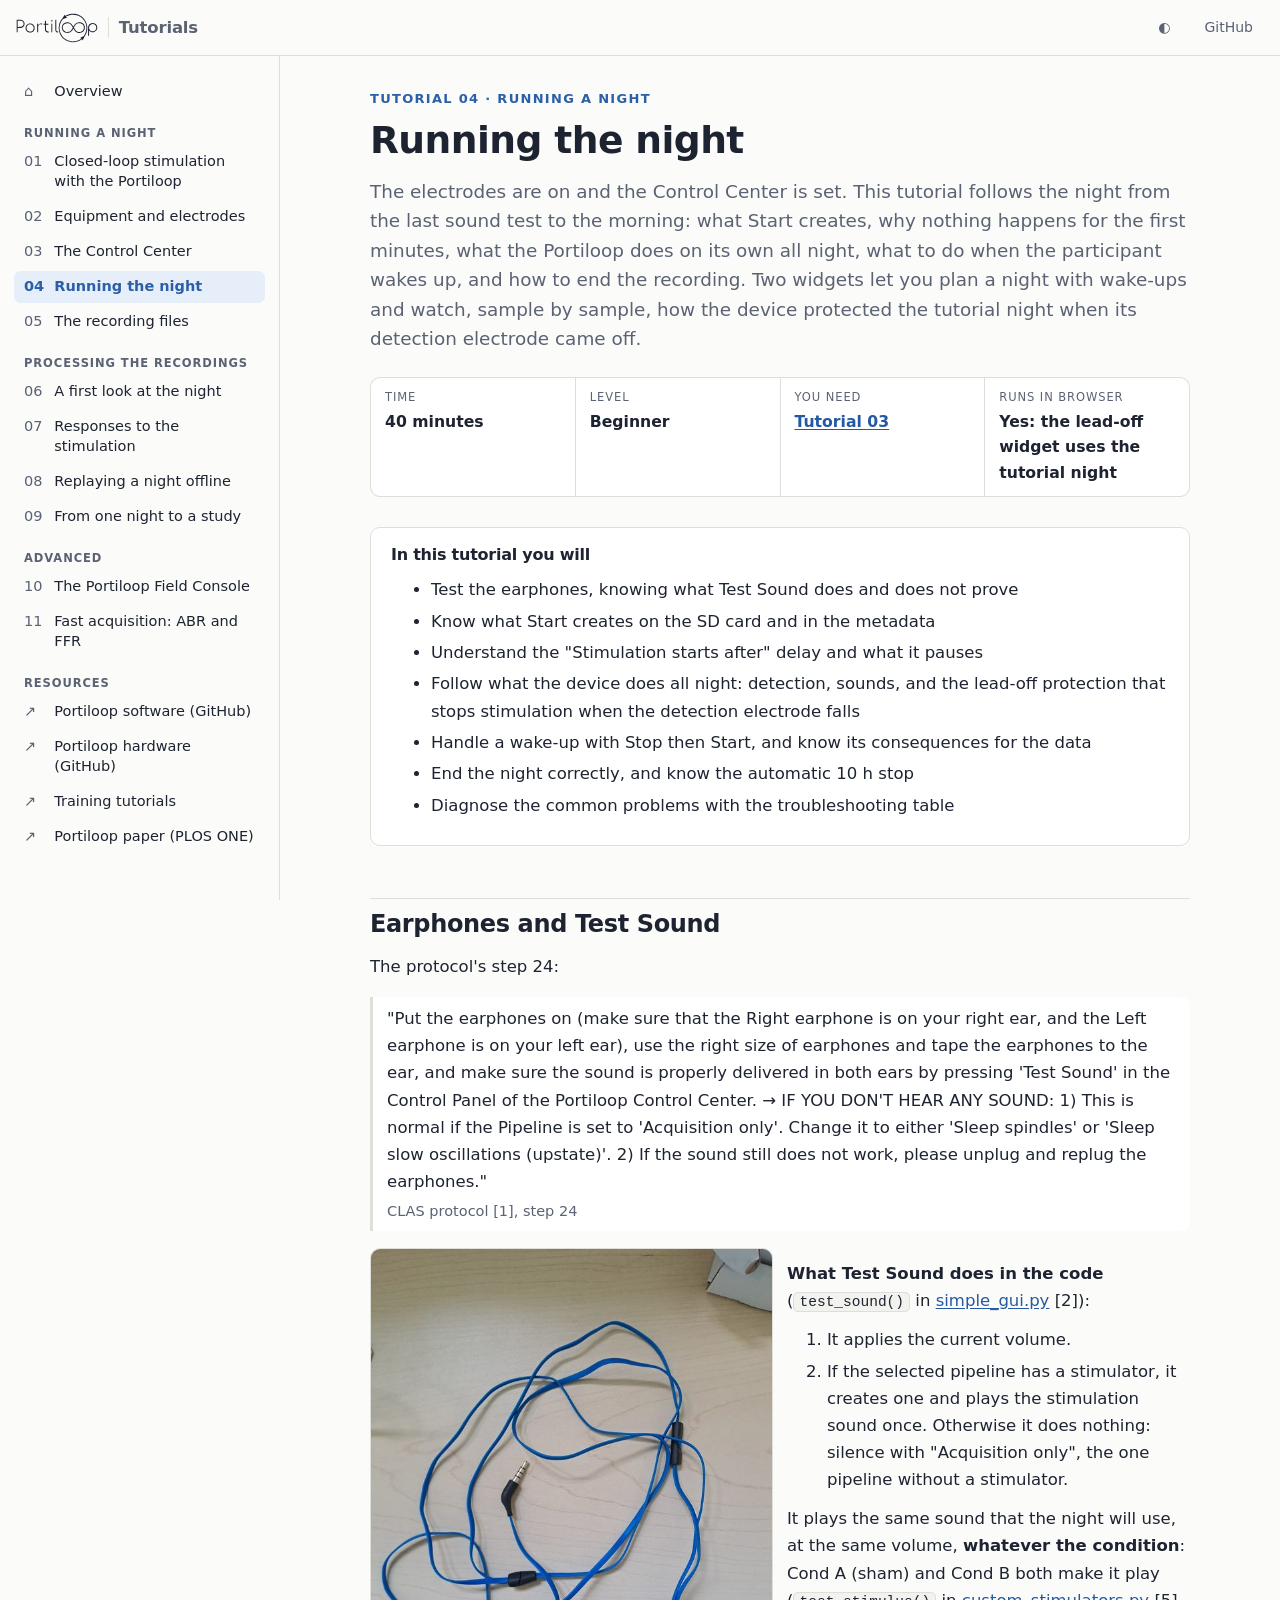
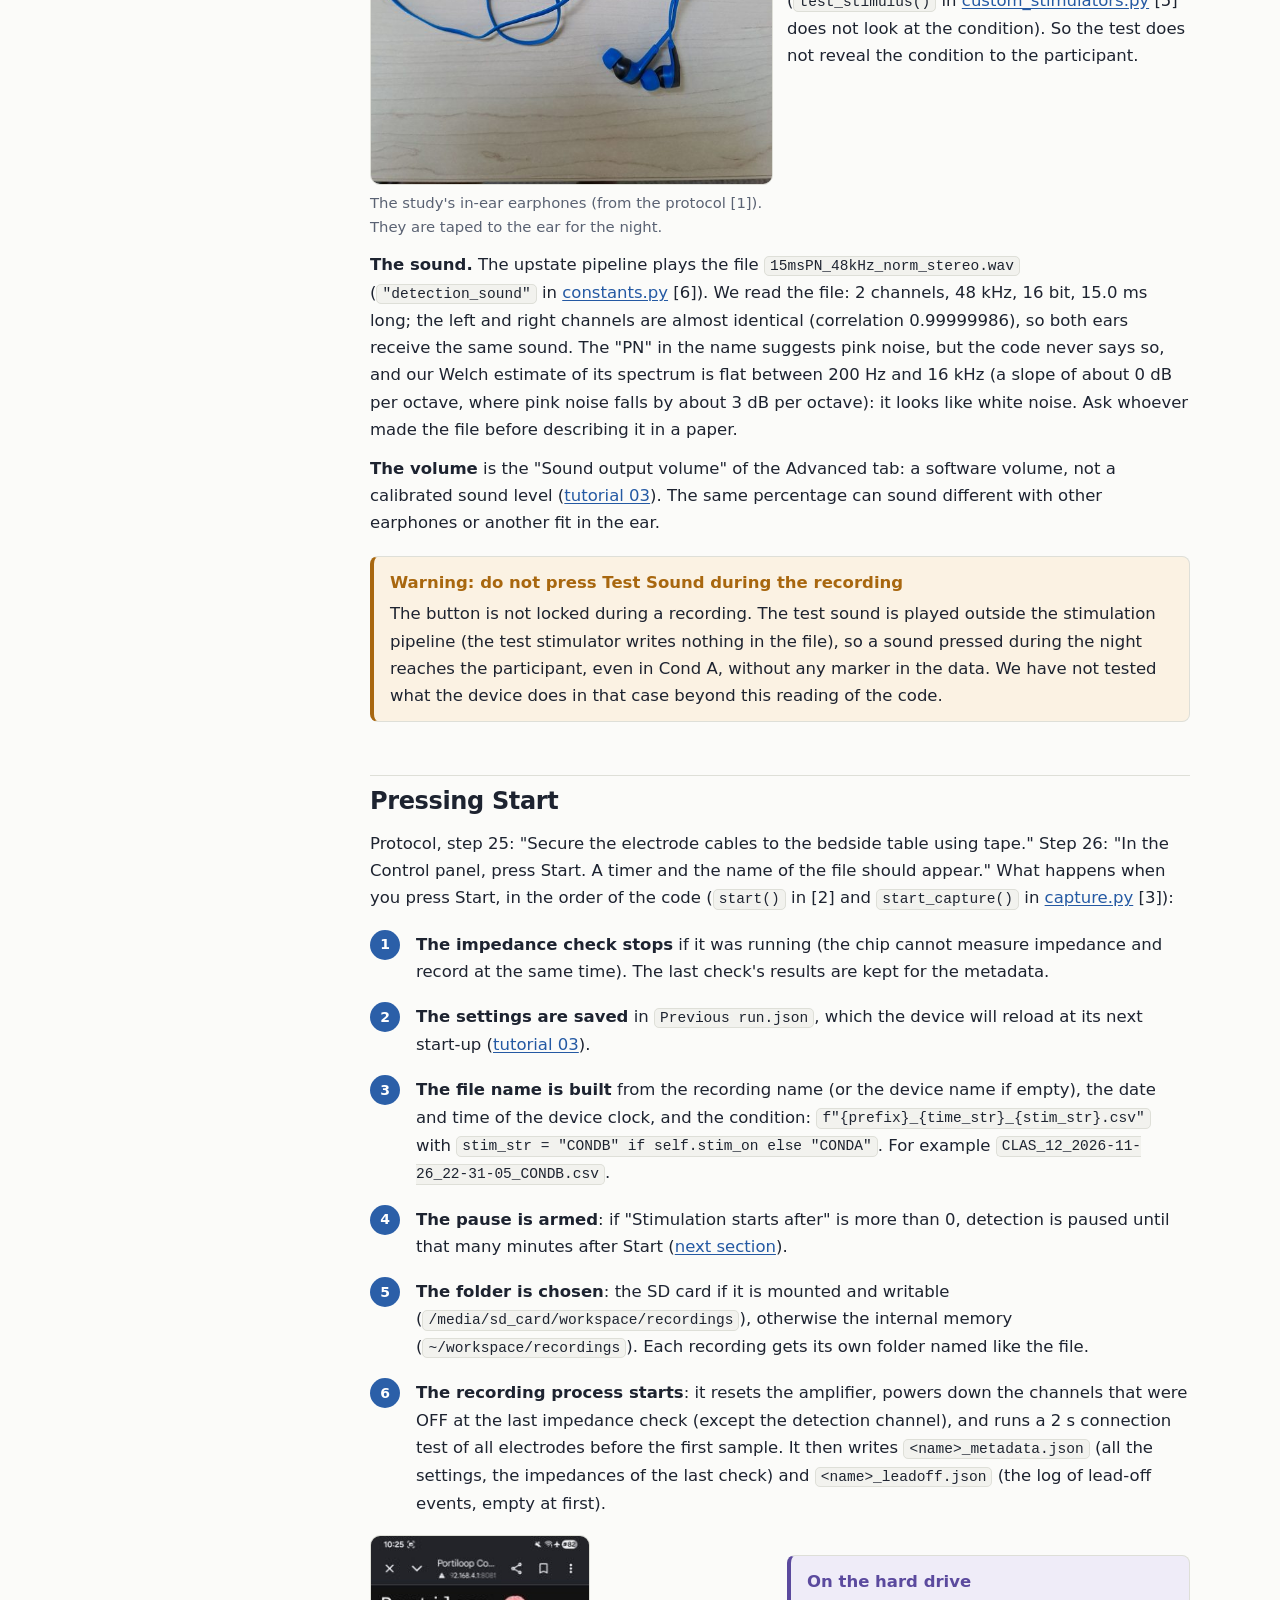
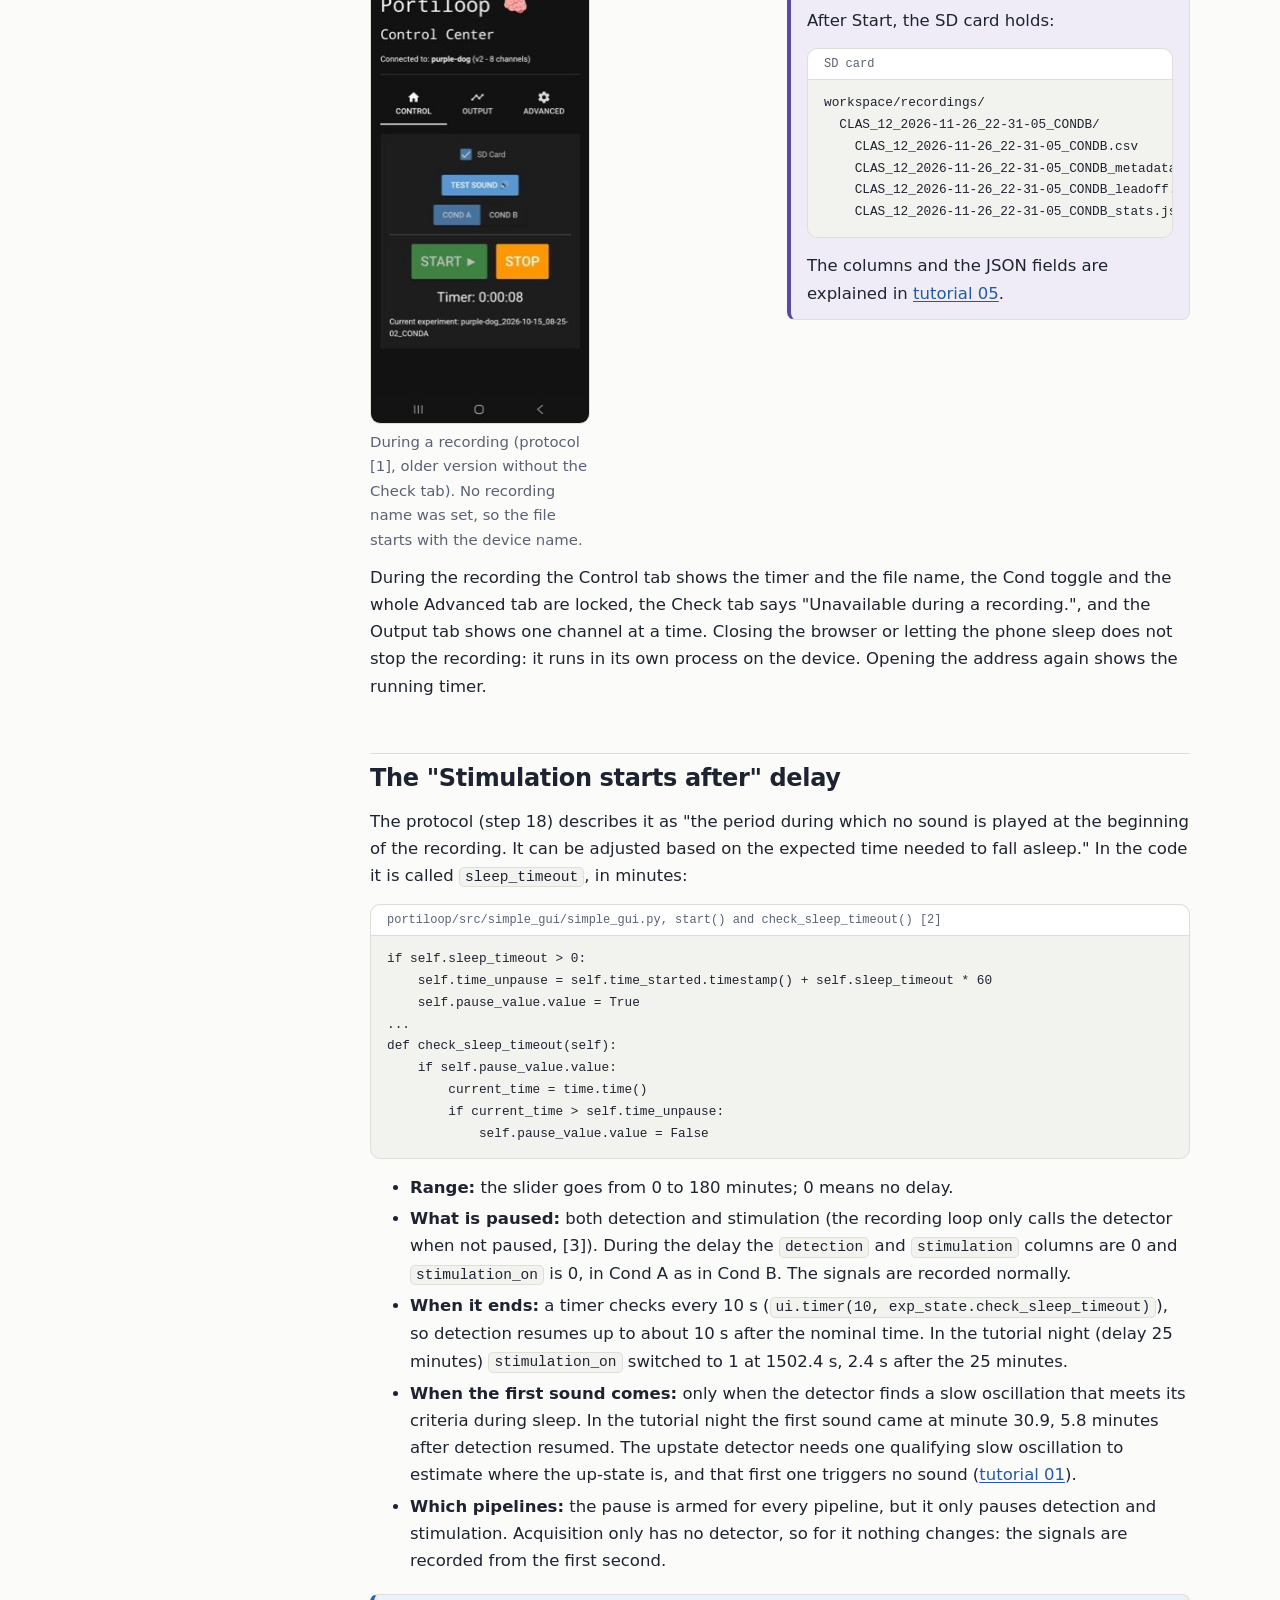
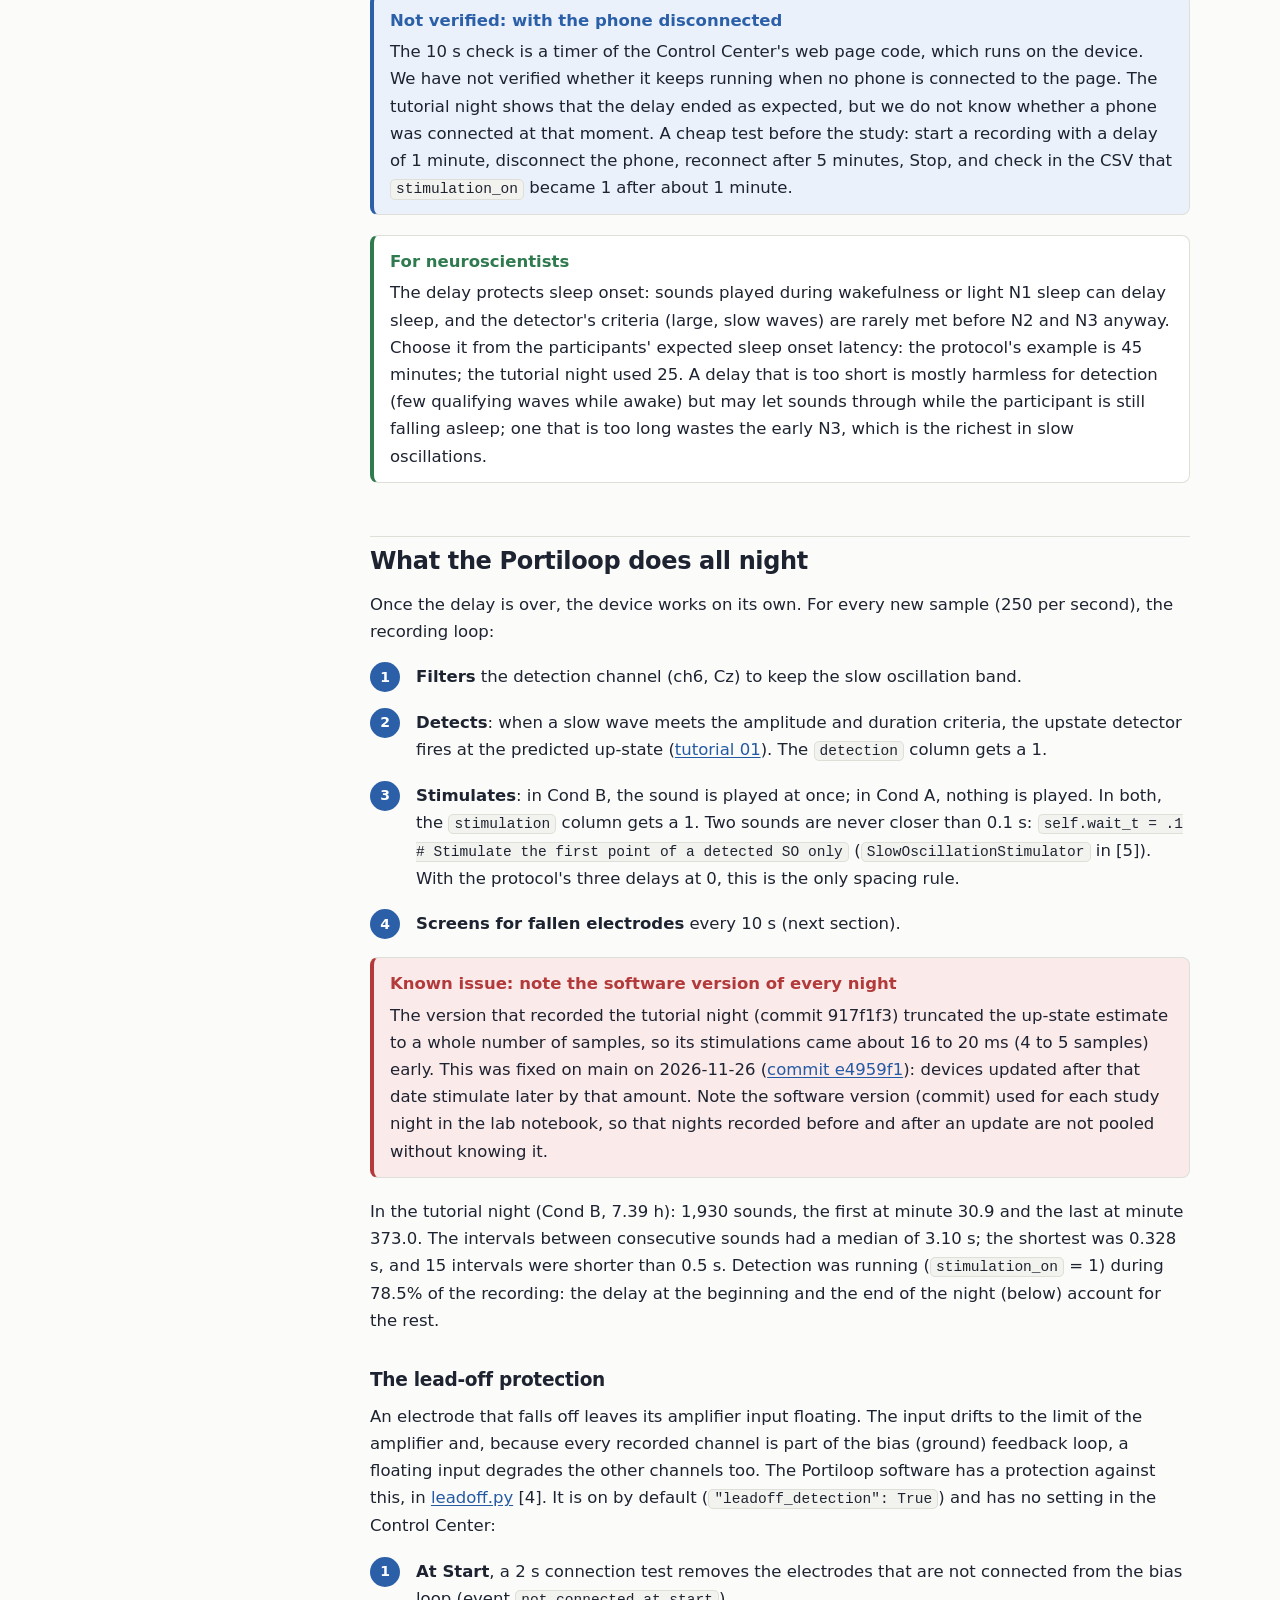
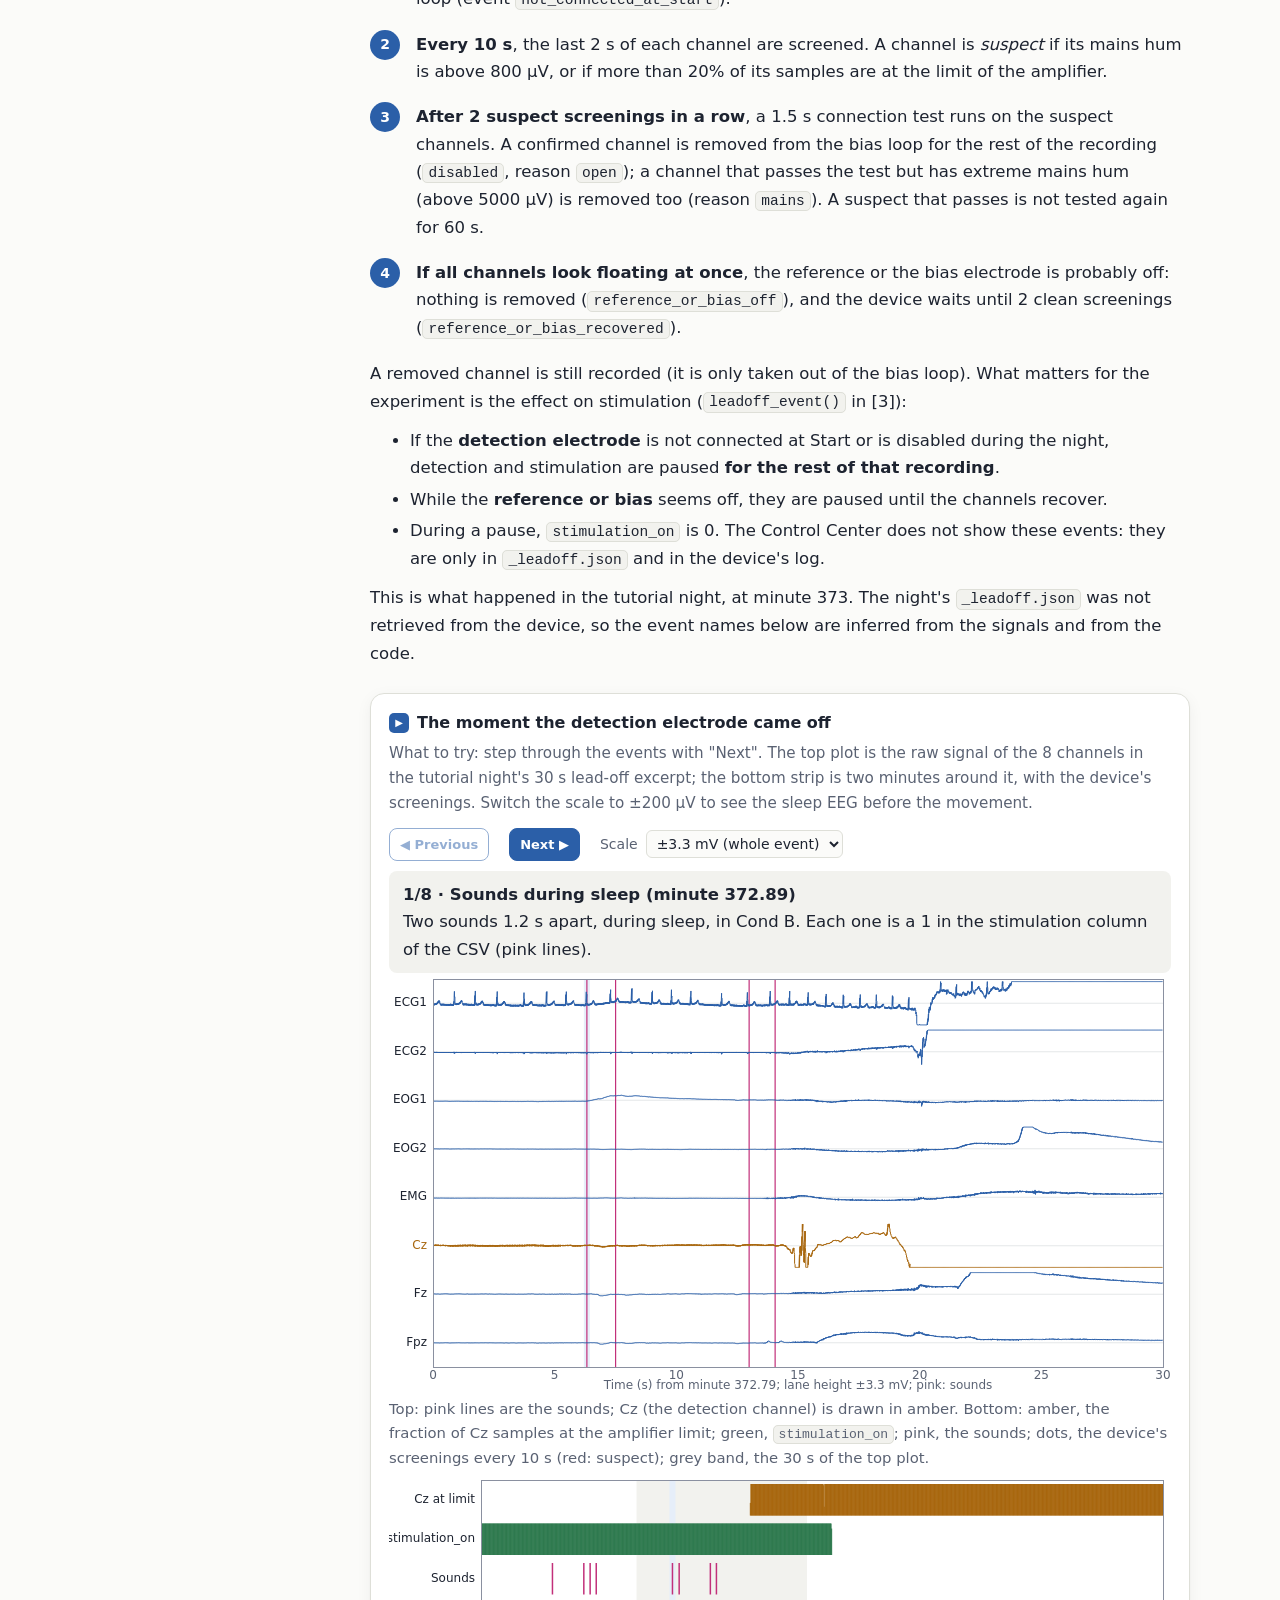
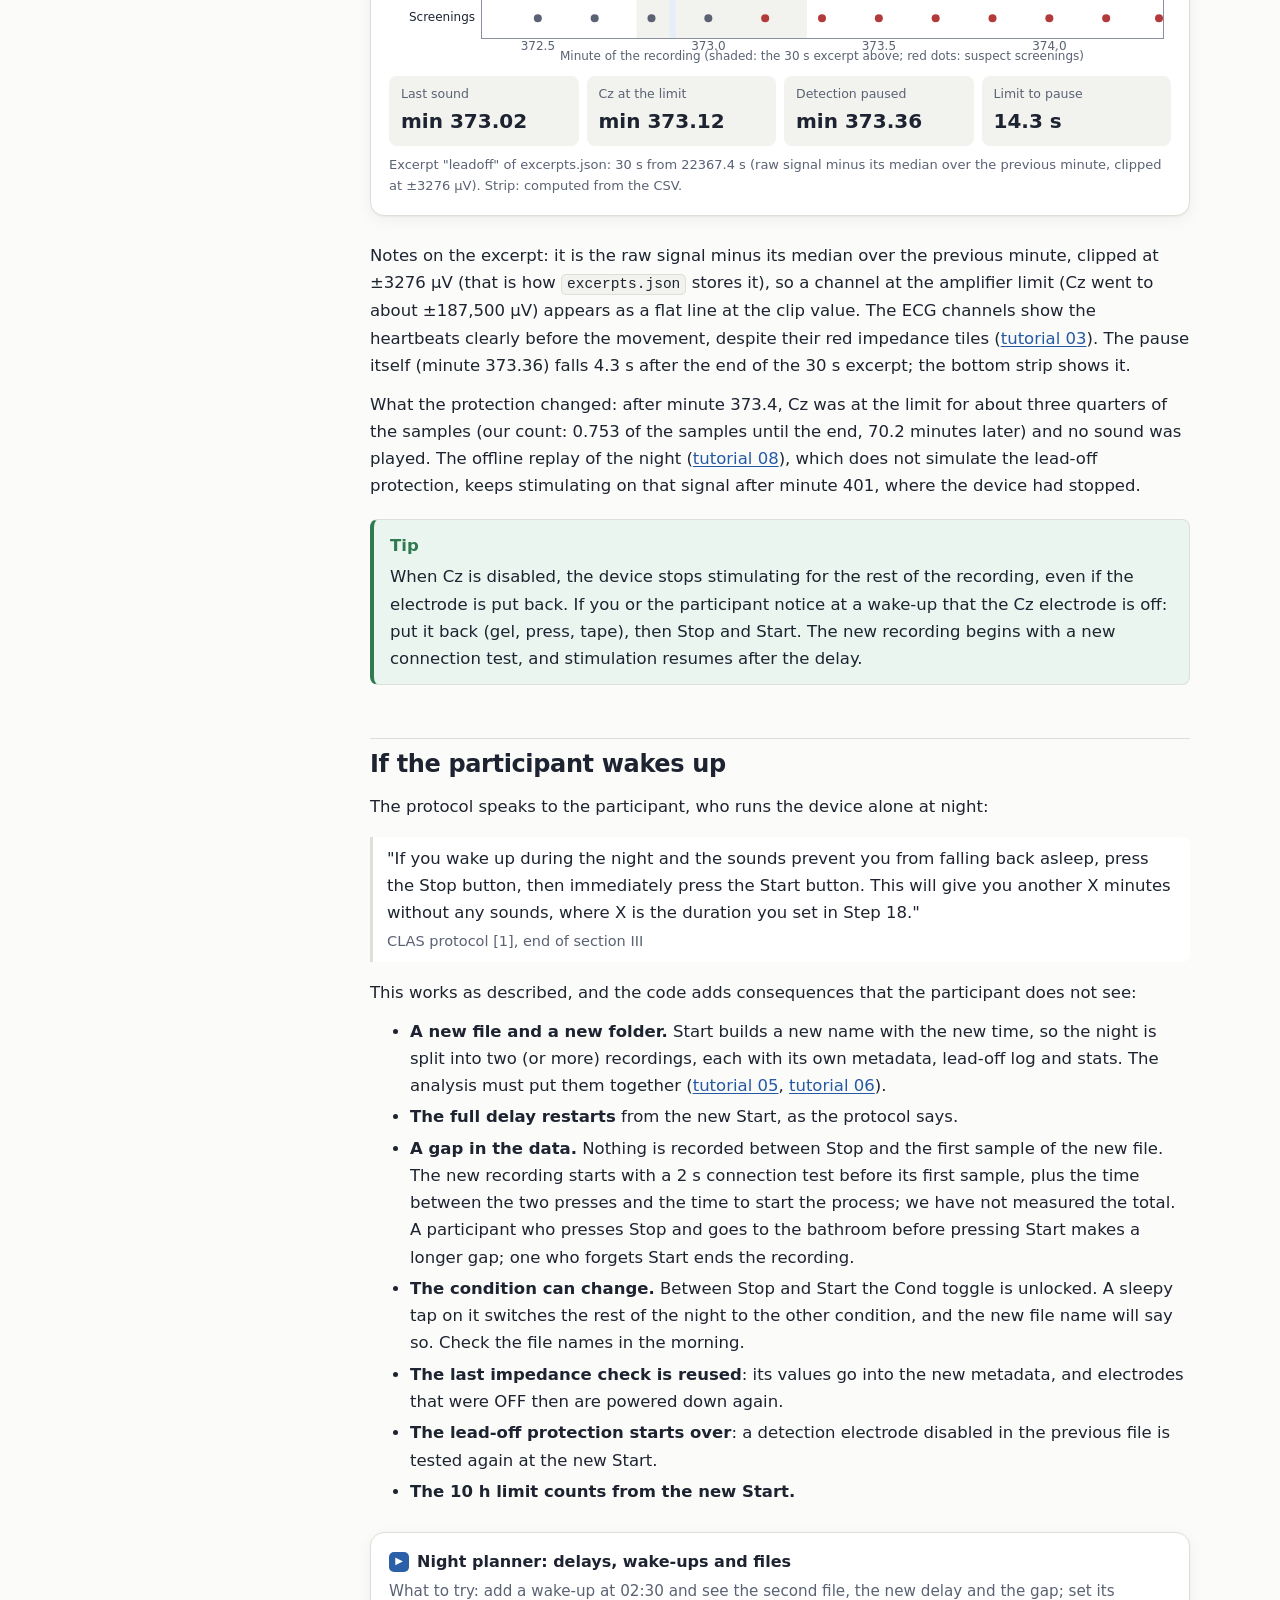
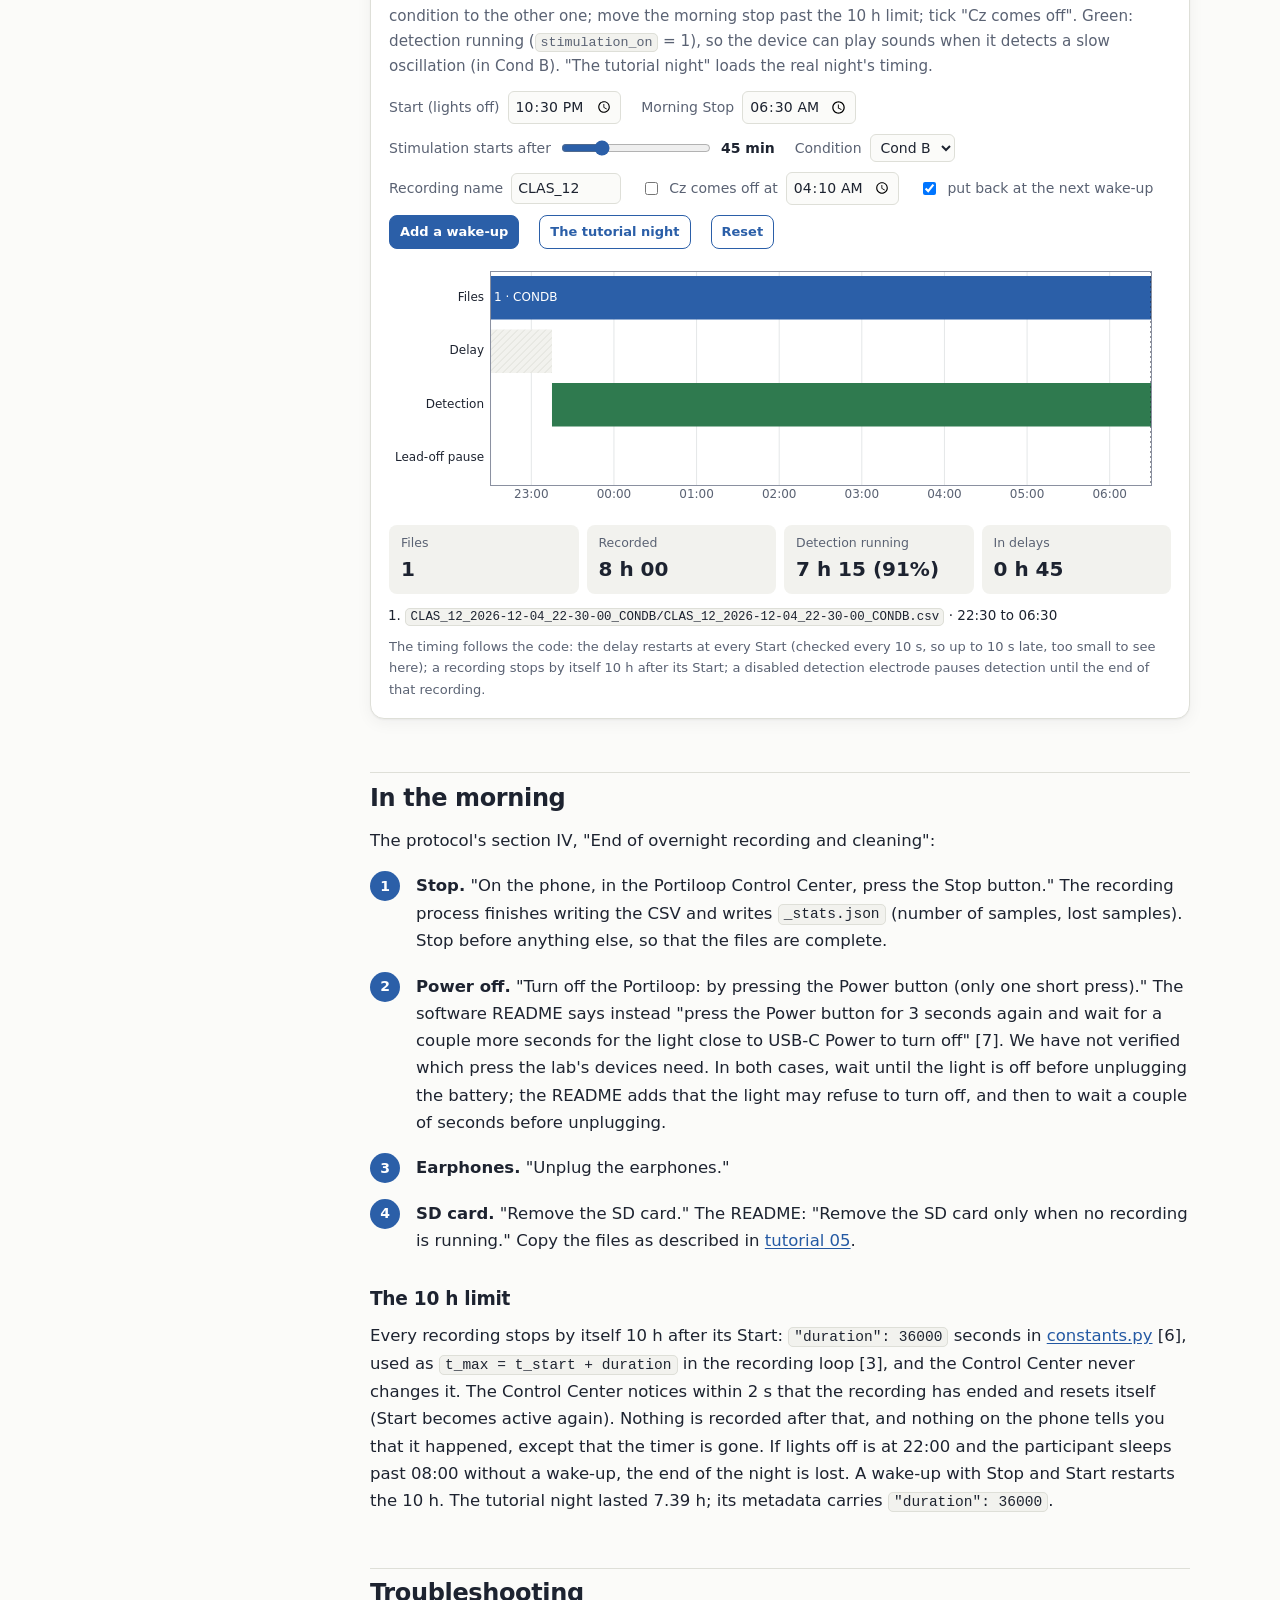
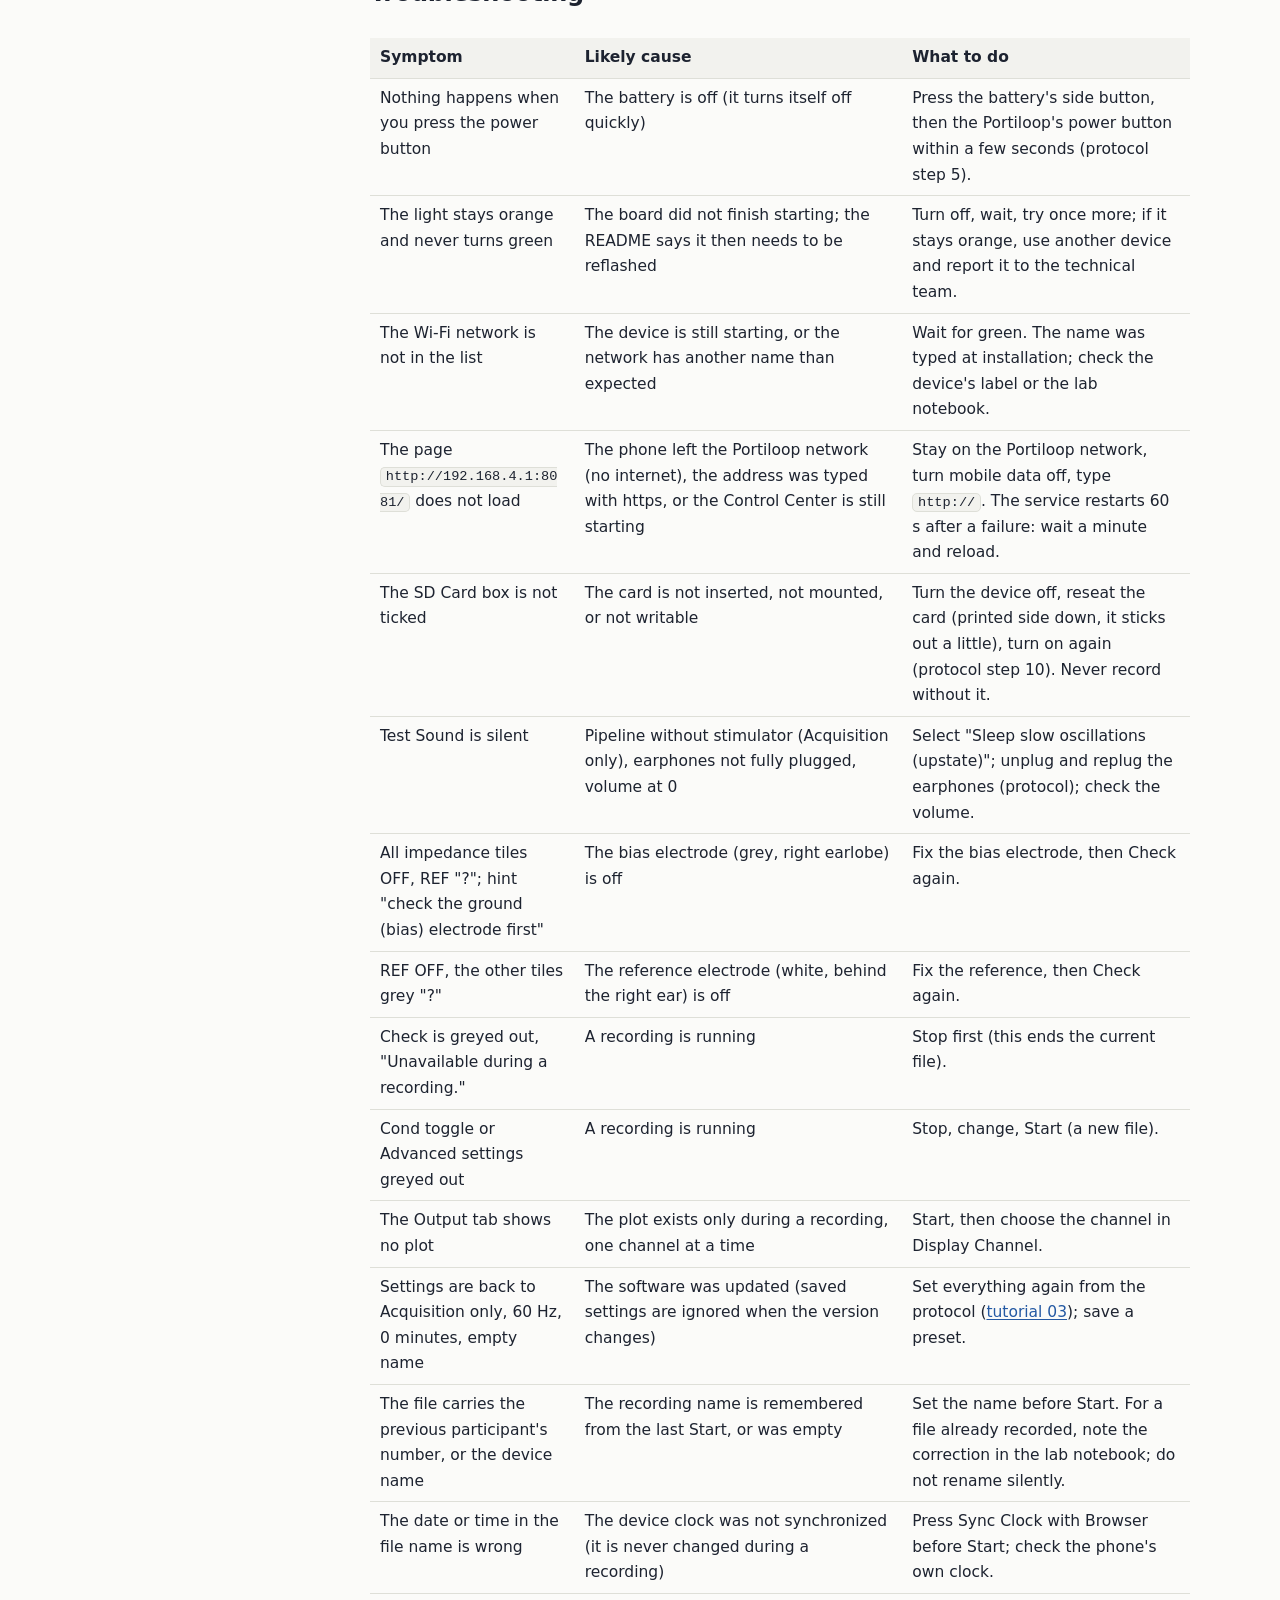
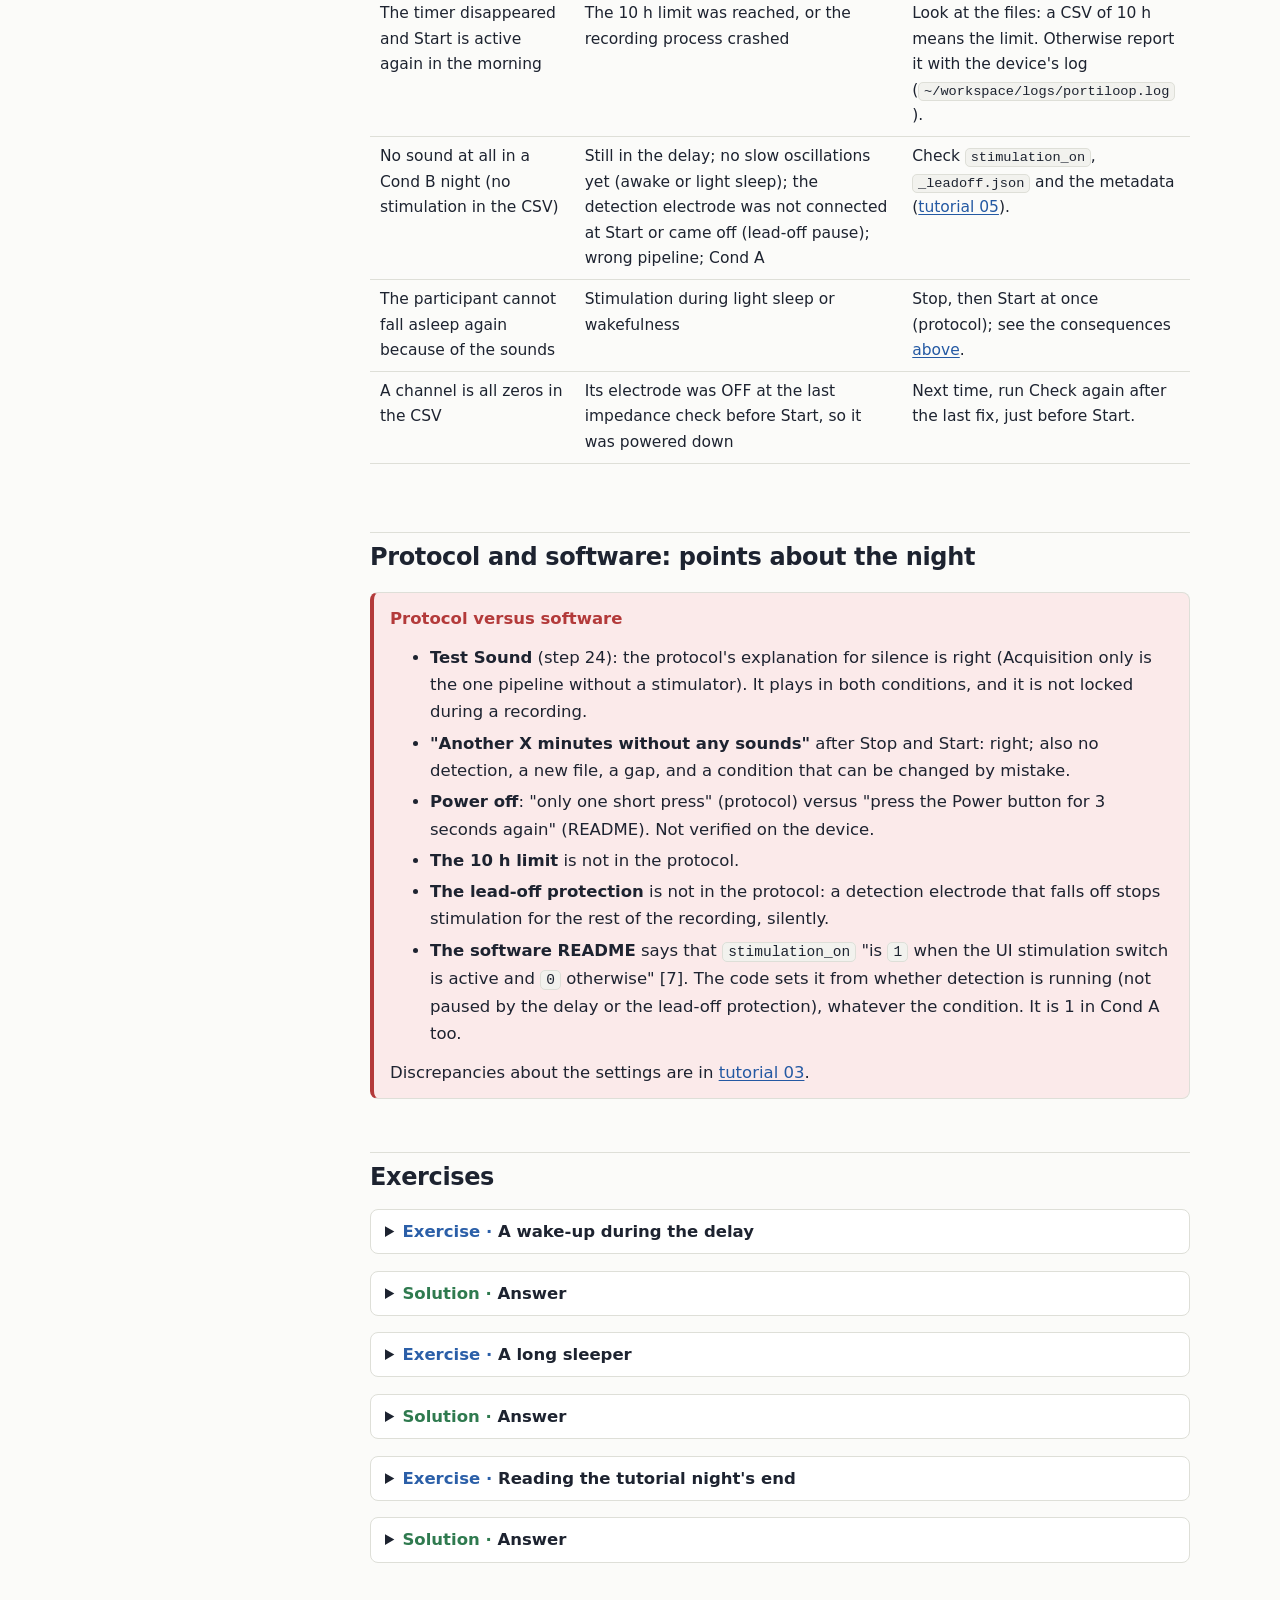
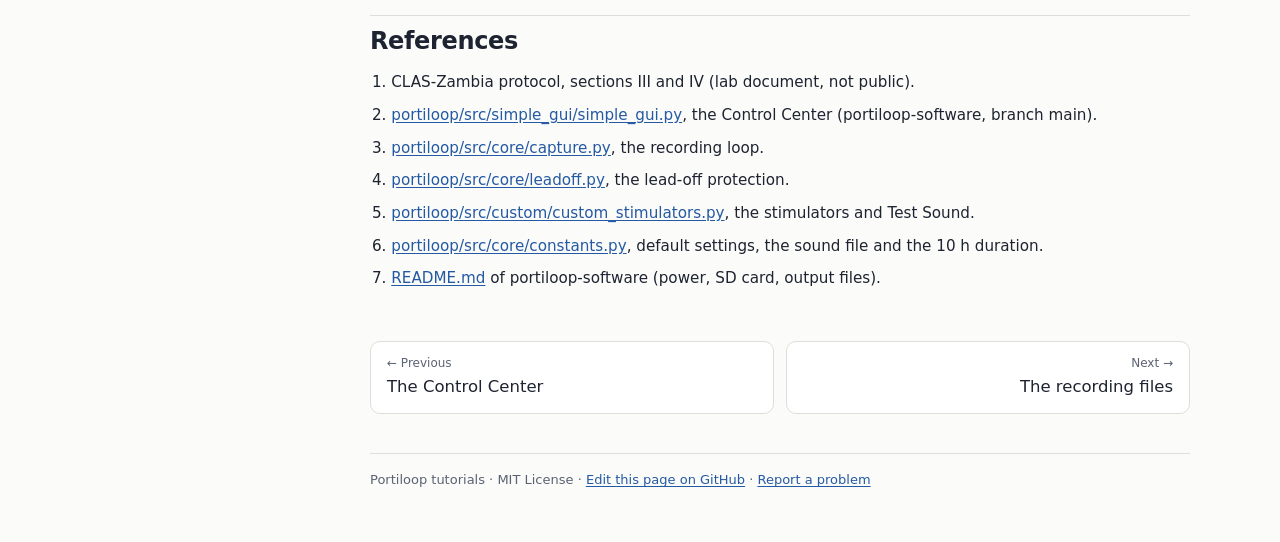
<file: docs/tutorials/04-night.html>
<!doctype html>
<html lang="en">
<head>
  <meta charset="utf-8">
  <meta name="viewport" content="width=device-width, initial-scale=1">
  <title>04 · Running the night · Portiloop tutorials</title>
  <meta name="description" content="From Test Sound to the morning: what Start creates, how the 'Stimulation starts after' delay works, what the Portiloop does all night (detection, sounds, lead-off protection), what Stop then Start does when the participant wakes up, the 10 h limit, and a troubleshooting table.">
  <link rel="stylesheet" href="../assets/css/style.css">
  <link rel="icon" href="../assets/img/favicon.svg" type="image/svg+xml">
  <link rel="icon" href="../assets/img/favicon-32.png" sizes="32x32" type="image/png">
  <link rel="apple-touch-icon" href="../assets/img/apple-touch-icon.png">
  <style>
    /* page-local styles for tutorial 04 */
    .quote { margin: 1em 0; padding: 8px 14px; border-left: 3px solid var(--border); color: var(--fg); background: var(--bg-elev); border-radius: 0 8px 8px 0; }
    .quote cite { display: block; font-style: normal; font-size: 0.88em; color: var(--fg-muted); margin-top: 4px; }
    .two-fig { display: grid; grid-template-columns: minmax(0, 1fr) minmax(0, 1fr); gap: 14px; align-items: start; }
    @media (max-width: 640px) { .two-fig { grid-template-columns: minmax(0, 1fr); } }
    .two-fig img { display: block; width: 100%; height: auto; border: 1px solid var(--border); border-radius: 10px; }
    .two-fig figure { margin: 0; }
    .phone-shot { max-width: 220px; }
    canvas.plot.lanes { height: 420px; }
    canvas.plot.strip { height: 190px; }
    canvas.plot.tl { height: 250px; }
    .tl-wakes { display: flex; flex-direction: column; gap: 6px; margin: 6px 0 4px; }
    .tl-wake { display: flex; flex-wrap: wrap; gap: 6px 14px; align-items: center; font-size: 14px; color: var(--fg-muted); background: var(--bg-sunk); border-radius: 8px; padding: 6px 10px; }
    .tl-wake input, .tl-wake select, .controls input[type="time"], .controls input[type="text"] { font: inherit; padding: 3px 6px; border-radius: 6px; border: 1px solid var(--border); background: var(--bg); color: var(--fg); }
    .tl-files { font-size: 13.5px; margin: 10px 0 0; padding-left: 1.2em; }
    .tl-files li { overflow-wrap: anywhere; }
    .tl-files code { font-size: 0.92em; }
    .tl-warn { margin: 8px 0 0; padding-left: 1.2em; font-size: 13.5px; color: var(--warn); }
    .ev-box { background: var(--bg-sunk); border-radius: 8px; padding: 10px 14px; margin-top: 10px; min-height: 5.5em; }
    .ev-box .ev-t { font-weight: 650; }
    .btn.small { font-size: 13px; padding: 5px 10px; }
  </style>
</head>
<body data-page="04-night" data-root="..">
<main>
<article class="content">

  <div class="eyebrow">Tutorial 04 · Running a night</div>
  <h1>Running the night</h1>
  <p class="lead">The electrodes are on and the Control Center is set. This tutorial follows the night from the last sound test to the morning: what Start creates, why nothing happens for the first minutes, what the Portiloop does on its own all night, what to do when the participant wakes up, and how to end the recording. Two widgets let you plan a night with wake-ups and watch, sample by sample, how the device protected the tutorial night when its detection electrode came off.</p>

  <dl class="meta">
    <div><dt>Time</dt><dd>40 minutes</dd></div>
    <div><dt>Level</dt><dd>Beginner</dd></div>
    <div><dt>You need</dt><dd><a href="03-control-center.html">Tutorial 03</a></dd></div>
    <div><dt>Runs in browser</dt><dd>Yes: the lead-off widget uses the tutorial night</dd></div>
  </dl>

  <div class="objectives">
    <h3>In this tutorial you will</h3>
    <ul>
      <li>Test the earphones, knowing what Test Sound does and does not prove</li>
      <li>Know what Start creates on the SD card and in the metadata</li>
      <li>Understand the "Stimulation starts after" delay and what it pauses</li>
      <li>Follow what the device does all night: detection, sounds, and the lead-off protection that stops stimulation when the detection electrode falls</li>
      <li>Handle a wake-up with Stop then Start, and know its consequences for the data</li>
      <li>End the night correctly, and know the automatic 10 h stop</li>
      <li>Diagnose the common problems with the troubleshooting table</li>
    </ul>
  </div>

  <h2 id="sound">Earphones and Test Sound</h2>
  <p>The protocol's step 24:</p>
  <blockquote class="quote">"Put the earphones on (make sure that the Right earphone is on your right ear, and the Left earphone is on your left ear), use the right size of earphones and tape the earphones to the ear, and make sure the sound is properly delivered in both ears by pressing 'Test Sound' in the Control Panel of the Portiloop Control Center. → IF YOU DON'T HEAR ANY SOUND: 1) This is normal if the Pipeline is set to 'Acquisition only'. Change it to either 'Sleep spindles' or 'Sleep slow oscillations (upstate)'. 2) If the sound still does not work, please unplug and replug the earphones."<cite>CLAS protocol [1], step 24</cite></blockquote>

  <div class="two-fig">
    <figure><img src="../assets/img/protocol/earphones.jpg" alt="In-ear earphones with a blue flat cable and a 3.5 mm jack" width="600" height="800" loading="lazy"><figcaption>The study's in-ear earphones (from the protocol [1]). They are taped to the ear for the night.</figcaption></figure>
    <div>
      <p><strong>What Test Sound does in the code</strong> (<code>test_sound()</code> in <a href="https://github.com/Portiloop/portiloop-software/blob/917f1f3/portiloop/src/simple_gui/simple_gui.py">simple_gui.py</a> [2]):</p>
      <ol>
        <li>It applies the current volume.</li>
        <li>If the selected pipeline has a stimulator, it creates one and plays the stimulation sound once. Otherwise it does nothing: silence with "Acquisition only", the one pipeline without a stimulator.</li>
      </ol>
      <p>It plays the same sound that the night will use, at the same volume, <strong>whatever the condition</strong>: Cond A (sham) and Cond B both make it play (<code>test_stimulus()</code> in <a href="https://github.com/Portiloop/portiloop-software/blob/917f1f3/portiloop/src/custom/custom_stimulators.py">custom_stimulators.py</a> [5] does not look at the condition). So the test does not reveal the condition to the participant.</p>
    </div>
  </div>
  <p><strong>The sound.</strong> The upstate pipeline plays the file <code>15msPN_48kHz_norm_stereo.wav</code> (<code>"detection_sound"</code> in <a href="https://github.com/Portiloop/portiloop-software/blob/917f1f3/portiloop/src/core/constants.py">constants.py</a> [6]). We read the file: 2 channels, 48 kHz, 16 bit, 15.0 ms long; the left and right channels are almost identical (correlation 0.99999986), so both ears receive the same sound. The "PN" in the name suggests pink noise, but the code never says so, and our Welch estimate of its spectrum is flat between 200 Hz and 16 kHz (a slope of about 0 dB per octave, where pink noise falls by about 3 dB per octave): it looks like white noise. Ask whoever made the file before describing it in a paper.</p>
  <p><strong>The volume</strong> is the "Sound output volume" of the Advanced tab: a software volume, not a calibrated sound level (<a href="03-control-center.html#volume">tutorial 03</a>). The same percentage can sound different with other earphones or another fit in the ear.</p>
  <div class="callout warning"><span class="callout-title">Warning: do not press Test Sound during the recording</span>The button is not locked during a recording. The test sound is played outside the stimulation pipeline (the test stimulator writes nothing in the file), so a sound pressed during the night reaches the participant, even in Cond A, without any marker in the data. We have not tested what the device does in that case beyond this reading of the code.</div>

  <h2 id="start">Pressing Start</h2>
  <p>Protocol, step 25: "Secure the electrode cables to the bedside table using tape." Step 26: "In the Control panel, press Start. A timer and the name of the file should appear." What happens when you press Start, in the order of the code (<code>start()</code> in [2] and <code>start_capture()</code> in <a href="https://github.com/Portiloop/portiloop-software/blob/917f1f3/portiloop/src/core/capture.py">capture.py</a> [3]):</p>
  <ol class="steps">
    <li><strong>The impedance check stops</strong> if it was running (the chip cannot measure impedance and record at the same time). The last check's results are kept for the metadata.</li>
    <li><strong>The settings are saved</strong> in <code>Previous run.json</code>, which the device will reload at its next start-up (<a href="03-control-center.html#memory">tutorial 03</a>).</li>
    <li><strong>The file name is built</strong> from the recording name (or the device name if empty), the date and time of the device clock, and the condition: <code>f"{prefix}_{time_str}_{stim_str}.csv"</code> with <code>stim_str = "CONDB" if self.stim_on else "CONDA"</code>. For example <code>CLAS_12_2026-11-26_22-31-05_CONDB.csv</code>.</li>
    <li><strong>The pause is armed</strong>: if "Stimulation starts after" is more than 0, detection is paused until that many minutes after Start (<a href="#delay">next section</a>).</li>
    <li><strong>The folder is chosen</strong>: the SD card if it is mounted and writable (<code>/media/sd_card/workspace/recordings</code>), otherwise the internal memory (<code>~/workspace/recordings</code>). Each recording gets its own folder named like the file.</li>
    <li><strong>The recording process starts</strong>: it resets the amplifier, powers down the channels that were OFF at the last impedance check (except the detection channel), and runs a 2 s connection test of all electrodes before the first sample. It then writes <code>&lt;name&gt;_metadata.json</code> (all the settings, the impedances of the last check) and <code>&lt;name&gt;_leadoff.json</code> (the log of lead-off events, empty at first).</li>
  </ol>
  <div class="two-fig">
    <figure class="phone-shot"><img src="../assets/img/protocol/cc-recording.jpg" alt="Phone screenshot of the Control tab during a recording: Start greyed out, Stop active, Timer 0:00:08, Current experiment purple-dog_2026-10-15_08-25-02_CONDA" width="241" height="538" loading="lazy"><figcaption>During a recording (protocol [1], older version without the Check tab). No recording name was set, so the file starts with the device name.</figcaption></figure>
    <div class="callout disk"><span class="callout-title">On the hard drive</span>
      <p>After Start, the SD card holds:</p>
<pre data-file="SD card"><code>workspace/recordings/
  CLAS_12_2026-11-26_22-31-05_CONDB/
    CLAS_12_2026-11-26_22-31-05_CONDB.csv            (signals, written all night)
    CLAS_12_2026-11-26_22-31-05_CONDB_metadata.json  (settings, at Start)
    CLAS_12_2026-11-26_22-31-05_CONDB_leadoff.json   (lead-off events)
    CLAS_12_2026-11-26_22-31-05_CONDB_stats.json     (at the end)</code></pre>
      <p>The columns and the JSON fields are explained in <a href="05-files.html">tutorial 05</a>.</p>
    </div>
  </div>
  <p>During the recording the Control tab shows the timer and the file name, the Cond toggle and the whole Advanced tab are locked, the Check tab says "Unavailable during a recording.", and the Output tab shows one channel at a time. Closing the browser or letting the phone sleep does not stop the recording: it runs in its own process on the device. Opening the address again shows the running timer.</p>

  <h2 id="delay">The "Stimulation starts after" delay</h2>
  <p>The protocol (step 18) describes it as "the period during which no sound is played at the beginning of the recording. It can be adjusted based on the expected time needed to fall asleep." In the code it is called <code>sleep_timeout</code>, in minutes:</p>
<pre data-file="portiloop/src/simple_gui/simple_gui.py, start() and check_sleep_timeout() [2]"><code class="language-python">if self.sleep_timeout > 0:
    self.time_unpause = self.time_started.timestamp() + self.sleep_timeout * 60
    self.pause_value.value = True
...
def check_sleep_timeout(self):
    if self.pause_value.value:
        current_time = time.time()
        if current_time > self.time_unpause:
            self.pause_value.value = False</code></pre>
  <ul>
    <li><strong>Range:</strong> the slider goes from 0 to 180 minutes; 0 means no delay.</li>
    <li><strong>What is paused:</strong> both detection and stimulation (the recording loop only calls the detector when not paused, [3]). During the delay the <code>detection</code> and <code>stimulation</code> columns are 0 and <code>stimulation_on</code> is 0, in Cond A as in Cond B. The signals are recorded normally.</li>
    <li><strong>When it ends:</strong> a timer checks every 10 s (<code>ui.timer(10, exp_state.check_sleep_timeout)</code>), so detection resumes up to about 10 s after the nominal time. In the tutorial night (delay 25 minutes) <code>stimulation_on</code> switched to 1 at 1502.4 s, 2.4 s after the 25 minutes.</li>
    <li><strong>When the first sound comes:</strong> only when the detector finds a slow oscillation that meets its criteria during sleep. In the tutorial night the first sound came at minute 30.9, 5.8 minutes after detection resumed. The upstate detector needs one qualifying slow oscillation to estimate where the up-state is, and that first one triggers no sound (<a href="01-overview.html">tutorial 01</a>).</li>
    <li><strong>Which pipelines:</strong> the pause is armed for every pipeline, but it only pauses detection and stimulation. Acquisition only has no detector, so for it nothing changes: the signals are recorded from the first second.</li>
  </ul>
  <div class="callout note"><span class="callout-title">Not verified: with the phone disconnected</span>The 10 s check is a timer of the Control Center's web page code, which runs on the device. We have not verified whether it keeps running when no phone is connected to the page. The tutorial night shows that the delay ended as expected, but we do not know whether a phone was connected at that moment. A cheap test before the study: start a recording with a delay of 1 minute, disconnect the phone, reconnect after 5 minutes, Stop, and check in the CSV that <code>stimulation_on</code> became 1 after about 1 minute.</div>
  <div class="callout neuro"><span class="callout-title">For neuroscientists</span>The delay protects sleep onset: sounds played during wakefulness or light N1 sleep can delay sleep, and the detector's criteria (large, slow waves) are rarely met before N2 and N3 anyway. Choose it from the participants' expected sleep onset latency: the protocol's example is 45 minutes; the tutorial night used 25. A delay that is too short is mostly harmless for detection (few qualifying waves while awake) but may let sounds through while the participant is still falling asleep; one that is too long wastes the early N3, which is the richest in slow oscillations.</div>

  <h2 id="during">What the Portiloop does all night</h2>
  <p>Once the delay is over, the device works on its own. For every new sample (250 per second), the recording loop:</p>
  <ol class="steps">
    <li><strong>Filters</strong> the detection channel (ch6, Cz) to keep the slow oscillation band.</li>
    <li><strong>Detects</strong>: when a slow wave meets the amplitude and duration criteria, the upstate detector fires at the predicted up-state (<a href="01-overview.html">tutorial 01</a>). The <code>detection</code> column gets a 1.</li>
    <li><strong>Stimulates</strong>: in Cond B, the sound is played at once; in Cond A, nothing is played. In both, the <code>stimulation</code> column gets a 1. Two sounds are never closer than 0.1 s: <code>self.wait_t = .1  # Stimulate the first point of a detected SO only</code> (<code>SlowOscillationStimulator</code> in [5]). With the protocol's three delays at 0, this is the only spacing rule.</li>
    <li><strong>Screens for fallen electrodes</strong> every 10 s (next section).</li>
  </ol>
  <div class="callout danger"><span class="callout-title">Known issue: note the software version of every night</span>The version that recorded the tutorial night (commit 917f1f3) truncated the up-state estimate to a whole number of samples, so its stimulations came about 16 to 20 ms (4 to 5 samples) early. This was fixed on main on 2026-11-26 (<a href="https://github.com/Portiloop/portiloop-software/commit/e4959f1">commit e4959f1</a>): devices updated after that date stimulate later by that amount. Note the software version (commit) used for each study night in the lab notebook, so that nights recorded before and after an update are not pooled without knowing it.</div>
  <p>In the tutorial night (Cond B, 7.39 h): 1,930 sounds, the first at minute 30.9 and the last at minute 373.0. The intervals between consecutive sounds had a median of 3.10 s; the shortest was 0.328 s, and 15 intervals were shorter than 0.5 s. Detection was running (<code>stimulation_on</code> = 1) during 78.5% of the recording: the delay at the beginning and the end of the night (below) account for the rest.</p>

  <h3 id="leadoff">The lead-off protection</h3>
  <p>An electrode that falls off leaves its amplifier input floating. The input drifts to the limit of the amplifier and, because every recorded channel is part of the bias (ground) feedback loop, a floating input degrades the other channels too. The Portiloop software has a protection against this, in <a href="https://github.com/Portiloop/portiloop-software/blob/917f1f3/portiloop/src/core/leadoff.py">leadoff.py</a> [4]. It is on by default (<code>"leadoff_detection": True</code>) and has no setting in the Control Center:</p>
  <ol class="steps">
    <li><strong>At Start</strong>, a 2 s connection test removes the electrodes that are not connected from the bias loop (event <code>not_connected_at_start</code>).</li>
    <li><strong>Every 10 s</strong>, the last 2 s of each channel are screened. A channel is <em>suspect</em> if its mains hum is above 800 µV, or if more than 20% of its samples are at the limit of the amplifier.</li>
    <li><strong>After 2 suspect screenings in a row</strong>, a 1.5 s connection test runs on the suspect channels. A confirmed channel is removed from the bias loop for the rest of the recording (<code>disabled</code>, reason <code>open</code>); a channel that passes the test but has extreme mains hum (above 5000 µV) is removed too (reason <code>mains</code>). A suspect that passes is not tested again for 60 s.</li>
    <li><strong>If all channels look floating at once</strong>, the reference or the bias electrode is probably off: nothing is removed (<code>reference_or_bias_off</code>), and the device waits until 2 clean screenings (<code>reference_or_bias_recovered</code>).</li>
  </ol>
  <p>A removed channel is still recorded (it is only taken out of the bias loop). What matters for the experiment is the effect on stimulation (<code>leadoff_event()</code> in [3]):</p>
  <ul>
    <li>If the <strong>detection electrode</strong> is not connected at Start or is disabled during the night, detection and stimulation are paused <strong>for the rest of that recording</strong>.</li>
    <li>While the <strong>reference or bias</strong> seems off, they are paused until the channels recover.</li>
    <li>During a pause, <code>stimulation_on</code> is 0. The Control Center does not show these events: they are only in <code>_leadoff.json</code> and in the device's log.</li>
  </ul>
  <p>This is what happened in the tutorial night, at minute 373. The night's <code>_leadoff.json</code> was not retrieved from the device, so the event names below are inferred from the signals and from the code.</p>

  <div class="widget" id="lo">
    <div class="widget-title">The moment the detection electrode came off</div>
    <p class="widget-desc">What to try: step through the events with "Next". The top plot is the raw signal of the 8 channels in the tutorial night's 30 s lead-off excerpt; the bottom strip is two minutes around it, with the device's screenings. Switch the scale to ±200 µV to see the sleep EEG before the movement.</p>
    <div class="controls">
      <button type="button" class="btn secondary small" id="lo-prev">◀ Previous</button>
      <button type="button" class="btn small" id="lo-next">Next ▶</button>
      <label for="lo-scale">Scale <select id="lo-scale"><option value="3300">±3.3 mV (whole event)</option><option value="200">±200 µV (sleep EEG)</option></select></label>
    </div>
    <div class="ev-box" aria-live="polite"><div class="ev-t" id="lo-evt"></div><div id="lo-evd"></div></div>
    <canvas class="plot lanes" id="lo-sig" aria-label="Raw signals of the 8 channels during 30 s around the lead-off, with the stimulations"></canvas>
    <p class="small muted" style="margin:4px 0">Top: pink lines are the sounds; Cz (the detection channel) is drawn in amber. Bottom: amber, the fraction of Cz samples at the amplifier limit; green, <code>stimulation_on</code>; pink, the sounds; dots, the device's screenings every 10 s (red: suspect); grey band, the 30 s of the top plot.</p>
    <canvas class="plot strip" id="lo-ctx" aria-label="Two minutes around the lead-off: Cz at the amplifier limit, stimulation_on, sounds and the device's screenings"></canvas>
    <div class="readout">
      <div><div class="k">Last sound</div><div class="v">min 373.02</div></div>
      <div><div class="k">Cz at the limit</div><div class="v">min 373.12</div></div>
      <div><div class="k">Detection paused</div><div class="v">min 373.36</div></div>
      <div><div class="k">Limit to pause</div><div class="v">14.3 s</div></div>
    </div>
    <div class="status" id="lo-status">Loading the excerpt…</div>
  </div>
  <p>Notes on the excerpt: it is the raw signal minus its median over the previous minute, clipped at ±3276 µV (that is how <code>excerpts.json</code> stores it), so a channel at the amplifier limit (Cz went to about ±187,500 µV) appears as a flat line at the clip value. The ECG channels show the heartbeats clearly before the movement, despite their red impedance tiles (<a href="03-control-center.html#ecg">tutorial 03</a>). The pause itself (minute 373.36) falls 4.3 s after the end of the 30 s excerpt; the bottom strip shows it.</p>
  <p>What the protection changed: after minute 373.4, Cz was at the limit for about three quarters of the samples (our count: 0.753 of the samples until the end, 70.2 minutes later) and no sound was played. The offline replay of the night (<a href="08-replay.html">tutorial 08</a>), which does not simulate the lead-off protection, keeps stimulating on that signal after minute 401, where the device had stopped.</p>
  <div class="callout tip"><span class="callout-title">Tip</span>When Cz is disabled, the device stops stimulating for the rest of the recording, even if the electrode is put back. If you or the participant notice at a wake-up that the Cz electrode is off: put it back (gel, press, tape), then Stop and Start. The new recording begins with a new connection test, and stimulation resumes after the delay.</div>

  <h2 id="wake">If the participant wakes up</h2>
  <p>The protocol speaks to the participant, who runs the device alone at night:</p>
  <blockquote class="quote">"If you wake up during the night and the sounds prevent you from falling back asleep, press the Stop button, then immediately press the Start button. This will give you another X minutes without any sounds, where X is the duration you set in Step 18."<cite>CLAS protocol [1], end of section III</cite></blockquote>
  <p>This works as described, and the code adds consequences that the participant does not see:</p>
  <ul>
    <li><strong>A new file and a new folder.</strong> Start builds a new name with the new time, so the night is split into two (or more) recordings, each with its own metadata, lead-off log and stats. The analysis must put them together (<a href="05-files.html">tutorial 05</a>, <a href="06-first-look.html">tutorial 06</a>).</li>
    <li><strong>The full delay restarts</strong> from the new Start, as the protocol says.</li>
    <li><strong>A gap in the data.</strong> Nothing is recorded between Stop and the first sample of the new file. The new recording starts with a 2 s connection test before its first sample, plus the time between the two presses and the time to start the process; we have not measured the total. A participant who presses Stop and goes to the bathroom before pressing Start makes a longer gap; one who forgets Start ends the recording.</li>
    <li><strong>The condition can change.</strong> Between Stop and Start the Cond toggle is unlocked. A sleepy tap on it switches the rest of the night to the other condition, and the new file name will say so. Check the file names in the morning.</li>
    <li><strong>The last impedance check is reused</strong>: its values go into the new metadata, and electrodes that were OFF then are powered down again.</li>
    <li><strong>The lead-off protection starts over</strong>: a detection electrode disabled in the previous file is tested again at the new Start.</li>
    <li><strong>The 10 h limit counts from the new Start.</strong></li>
  </ul>

  <div class="widget" id="tl">
    <div class="widget-title">Night planner: delays, wake-ups and files</div>
    <p class="widget-desc">What to try: add a wake-up at 02:30 and see the second file, the new delay and the gap; set its condition to the other one; move the morning stop past the 10 h limit; tick "Cz comes off". Green: detection running (<code>stimulation_on</code> = 1), so the device can play sounds when it detects a slow oscillation (in Cond B). "The tutorial night" loads the real night's timing.</p>
    <div class="controls">
      <label for="tl-start">Start (lights off) <input type="time" id="tl-start" value="22:30"></label>
      <label for="tl-stop">Morning Stop <input type="time" id="tl-stop" value="06:30"></label>
      <label for="tl-delay">Stimulation starts after <input type="range" id="tl-delay" min="0" max="180" step="1" value="45"><output for="tl-delay"></output></label>
      <label for="tl-cond">Condition <select id="tl-cond"><option value="B">Cond B</option><option value="A">Cond A</option></select></label>
      <label for="tl-name">Recording name <input type="text" id="tl-name" value="CLAS_12" size="9"></label>
      <label><input type="checkbox" id="tl-off"> Cz comes off at <input type="time" id="tl-offt" value="04:10"></label>
      <label><input type="checkbox" id="tl-fix" checked> put back at the next wake-up</label>
    </div>
    <div class="controls">
      <button type="button" class="btn small" id="tl-add">Add a wake-up</button>
      <button type="button" class="btn secondary small" id="tl-tut">The tutorial night</button>
      <button type="button" class="btn secondary small" id="tl-reset">Reset</button>
    </div>
    <div class="tl-wakes" id="tl-wakes"></div>
    <canvas class="plot tl" id="tl-canvas" aria-label="Timeline of the night: recording files, delays, detection running, lead-off pause and gaps"></canvas>
    <div class="readout">
      <div><div class="k">Files</div><div class="v" id="tl-nf">…</div></div>
      <div><div class="k">Recorded</div><div class="v" id="tl-rec">…</div></div>
      <div><div class="k">Detection running</div><div class="v" id="tl-on">…</div></div>
      <div><div class="k">In delays</div><div class="v" id="tl-del">…</div></div>
    </div>
    <ol class="tl-files" id="tl-files"></ol>
    <ul class="tl-warn" id="tl-warn"></ul>
    <div class="status" id="tl-status">The timing follows the code: the delay restarts at every Start (checked every 10 s, so up to 10 s late, too small to see here); a recording stops by itself 10 h after its Start; a disabled detection electrode pauses detection until the end of that recording.</div>
  </div>

  <h2 id="morning">In the morning</h2>
  <p>The protocol's section IV, "End of overnight recording and cleaning":</p>
  <ol class="steps">
    <li><strong>Stop.</strong> "On the phone, in the Portiloop Control Center, press the Stop button." The recording process finishes writing the CSV and writes <code>_stats.json</code> (number of samples, lost samples). Stop before anything else, so that the files are complete.</li>
    <li><strong>Power off.</strong> "Turn off the Portiloop: by pressing the Power button (only one short press)." The software README says instead "press the Power button for 3 seconds again and wait for a couple more seconds for the light close to USB-C Power to turn off" [7]. We have not verified which press the lab's devices need. In both cases, wait until the light is off before unplugging the battery; the README adds that the light may refuse to turn off, and then to wait a couple of seconds before unplugging.</li>
    <li><strong>Earphones.</strong> "Unplug the earphones."</li>
    <li><strong>SD card.</strong> "Remove the SD card." The README: "Remove the SD card only when no recording is running." Copy the files as described in <a href="05-files.html">tutorial 05</a>.</li>
  </ol>
  <h3 id="limit">The 10 h limit</h3>
  <p>Every recording stops by itself 10 h after its Start: <code>"duration": 36000</code> seconds in <a href="https://github.com/Portiloop/portiloop-software/blob/917f1f3/portiloop/src/core/constants.py">constants.py</a> [6], used as <code>t_max = t_start + duration</code> in the recording loop [3], and the Control Center never changes it. The Control Center notices within 2 s that the recording has ended and resets itself (Start becomes active again). Nothing is recorded after that, and nothing on the phone tells you that it happened, except that the timer is gone. If lights off is at 22:00 and the participant sleeps past 08:00 without a wake-up, the end of the night is lost. A wake-up with Stop and Start restarts the 10 h. The tutorial night lasted 7.39 h; its metadata carries <code>"duration": 36000</code>.</p>

  <h2 id="troubleshooting">Troubleshooting</h2>
  <div class="scroll-x"><table>
    <thead><tr><th>Symptom</th><th>Likely cause</th><th>What to do</th></tr></thead>
    <tbody>
      <tr><td>Nothing happens when you press the power button</td><td>The battery is off (it turns itself off quickly)</td><td>Press the battery's side button, then the Portiloop's power button within a few seconds (protocol step 5).</td></tr>
      <tr><td>The light stays orange and never turns green</td><td>The board did not finish starting; the README says it then needs to be reflashed</td><td>Turn off, wait, try once more; if it stays orange, use another device and report it to the technical team.</td></tr>
      <tr><td>The Wi-Fi network is not in the list</td><td>The device is still starting, or the network has another name than expected</td><td>Wait for green. The name was typed at installation; check the device's label or the lab notebook.</td></tr>
      <tr><td>The page <code>http://192.168.4.1:8081/</code> does not load</td><td>The phone left the Portiloop network (no internet), the address was typed with https, or the Control Center is still starting</td><td>Stay on the Portiloop network, turn mobile data off, type <code>http://</code>. The service restarts 60 s after a failure: wait a minute and reload.</td></tr>
      <tr><td>The SD Card box is not ticked</td><td>The card is not inserted, not mounted, or not writable</td><td>Turn the device off, reseat the card (printed side down, it sticks out a little), turn on again (protocol step 10). Never record without it.</td></tr>
      <tr><td>Test Sound is silent</td><td>Pipeline without stimulator (Acquisition only), earphones not fully plugged, volume at 0</td><td>Select "Sleep slow oscillations (upstate)"; unplug and replug the earphones (protocol); check the volume.</td></tr>
      <tr><td>All impedance tiles OFF, REF "?"; hint "check the ground (bias) electrode first"</td><td>The bias electrode (grey, right earlobe) is off</td><td>Fix the bias electrode, then Check again.</td></tr>
      <tr><td>REF OFF, the other tiles grey "?"</td><td>The reference electrode (white, behind the right ear) is off</td><td>Fix the reference, then Check again.</td></tr>
      <tr><td>Check is greyed out, "Unavailable during a recording."</td><td>A recording is running</td><td>Stop first (this ends the current file).</td></tr>
      <tr><td>Cond toggle or Advanced settings greyed out</td><td>A recording is running</td><td>Stop, change, Start (a new file).</td></tr>
      <tr><td>The Output tab shows no plot</td><td>The plot exists only during a recording, one channel at a time</td><td>Start, then choose the channel in Display Channel.</td></tr>
      <tr><td>Settings are back to Acquisition only, 60 Hz, 0 minutes, empty name</td><td>The software was updated (saved settings are ignored when the version changes)</td><td>Set everything again from the protocol (<a href="03-control-center.html#advanced">tutorial 03</a>); save a preset.</td></tr>
      <tr><td>The file carries the previous participant's number, or the device name</td><td>The recording name is remembered from the last Start, or was empty</td><td>Set the name before Start. For a file already recorded, note the correction in the lab notebook; do not rename silently.</td></tr>
      <tr><td>The date or time in the file name is wrong</td><td>The device clock was not synchronized (it is never changed during a recording)</td><td>Press Sync Clock with Browser before Start; check the phone's own clock.</td></tr>
      <tr><td>The timer disappeared and Start is active again in the morning</td><td>The 10 h limit was reached, or the recording process crashed</td><td>Look at the files: a CSV of 10 h means the limit. Otherwise report it with the device's log (<code>~/workspace/logs/portiloop.log</code>).</td></tr>
      <tr><td>No sound at all in a Cond B night (no stimulation in the CSV)</td><td>Still in the delay; no slow oscillations yet (awake or light sleep); the detection electrode was not connected at Start or came off (lead-off pause); wrong pipeline; Cond A</td><td>Check <code>stimulation_on</code>, <code>_leadoff.json</code> and the metadata (<a href="05-files.html">tutorial 05</a>).</td></tr>
      <tr><td>The participant cannot fall asleep again because of the sounds</td><td>Stimulation during light sleep or wakefulness</td><td>Stop, then Start at once (protocol); see the consequences <a href="#wake">above</a>.</td></tr>
      <tr><td>A channel is all zeros in the CSV</td><td>Its electrode was OFF at the last impedance check before Start, so it was powered down</td><td>Next time, run Check again after the last fix, just before Start.</td></tr>
    </tbody>
  </table></div>

  <h2 id="discrepancies">Protocol and software: points about the night</h2>
  <div class="callout danger"><span class="callout-title">Protocol versus software</span>
    <ul>
      <li><strong>Test Sound</strong> (step 24): the protocol's explanation for silence is right (Acquisition only is the one pipeline without a stimulator). It plays in both conditions, and it is not locked during a recording.</li>
      <li><strong>"Another X minutes without any sounds"</strong> after Stop and Start: right; also no detection, a new file, a gap, and a condition that can be changed by mistake.</li>
      <li><strong>Power off</strong>: "only one short press" (protocol) versus "press the Power button for 3 seconds again" (README). Not verified on the device.</li>
      <li><strong>The 10 h limit</strong> is not in the protocol.</li>
      <li><strong>The lead-off protection</strong> is not in the protocol: a detection electrode that falls off stops stimulation for the rest of the recording, silently.</li>
      <li><strong>The software README</strong> says that <code>stimulation_on</code> "is <code>1</code> when the UI stimulation switch is active and <code>0</code> otherwise" [7]. The code sets it from whether detection is running (not paused by the delay or the lead-off protection), whatever the condition. It is 1 in Cond A too.</li>
    </ul>
    <p>Discrepancies about the settings are in <a href="03-control-center.html#discrepancies">tutorial 03</a>.</p>
  </div>

  <h2 id="exercises">Exercises</h2>
  <details class="exercise"><summary>A wake-up during the delay</summary>
    <p>Lights off at 23:00 with a 45 minute delay. The participant wakes at 23:30, presses Stop then Start, and sleeps again. When can the first sound be played? How many files will there be in the morning if there is no other wake-up?</p>
  </details>
  <details class="solution"><summary>Answer</summary>
    <p>No earlier than 00:15 (45 minutes after the new Start at about 23:30), and up to about 10 s later because the delay is checked every 10 s; in practice later still, at the first qualifying slow oscillation. Two files: a 30 minute one with <code>stimulation_on</code> = 0 throughout, and the night's main file. Use the night planner to check.</p>
  </details>
  <details class="exercise"><summary>A long sleeper</summary>
    <p>Lights off at 21:45, no wake-up, the participant gets up at 08:15. What does the morning file contain, and what would have prevented the loss?</p>
  </details>
  <details class="solution"><summary>Answer</summary>
    <p>The recording stopped by itself at 07:45, 10 h after Start; the last 30 minutes are not recorded. Pressing Stop then Start during a wake-up would have restarted the 10 h. For long sleepers, plan a later Start or tell the participant to do Stop and Start if they wake in the second half of the night.</p>
  </details>
  <details class="exercise"><summary>Reading the tutorial night's end</summary>
    <p>In the lead-off widget, how long did the device take from the moment Cz reached the amplifier limit to the pause? Which two rules of <code>leadoff.py</code> explain that duration?</p>
  </details>
  <details class="solution"><summary>Answer</summary>
    <p>14.3 s (from 22387.36 s to 22401.68 s after the start of the recording). Screening runs every 10 s on the last 2 s of signal; a confirmation test (1.5 s) is run only after 2 suspect screenings in a row. Cz reached the limit at 22387.36 s; the screenings at 22390 s and 22400 s were both suspect (100% of the 2 s at the limit); the 1.5 s test followed, and detection paused at 22401.68 s. By our reading of the code, the delay can range from about 11.5 s to about 22 s, depending on where the fall lands between screenings: the fall must fill more than 20% (0.4 s) of a screened 2 s window, a second suspect screening follows 10 s later, then the 1.5 s test.</p>
  </details>

  <h2 id="references">References</h2>
  <ol class="refs">
    <li>CLAS-Zambia protocol, sections III and IV (lab document, not public).</li>
    <li><a href="https://github.com/Portiloop/portiloop-software/blob/917f1f3/portiloop/src/simple_gui/simple_gui.py">portiloop/src/simple_gui/simple_gui.py</a>, the Control Center (portiloop-software, branch main).</li>
    <li><a href="https://github.com/Portiloop/portiloop-software/blob/917f1f3/portiloop/src/core/capture.py">portiloop/src/core/capture.py</a>, the recording loop.</li>
    <li><a href="https://github.com/Portiloop/portiloop-software/blob/917f1f3/portiloop/src/core/leadoff.py">portiloop/src/core/leadoff.py</a>, the lead-off protection.</li>
    <li><a href="https://github.com/Portiloop/portiloop-software/blob/917f1f3/portiloop/src/custom/custom_stimulators.py">portiloop/src/custom/custom_stimulators.py</a>, the stimulators and Test Sound.</li>
    <li><a href="https://github.com/Portiloop/portiloop-software/blob/917f1f3/portiloop/src/core/constants.py">portiloop/src/core/constants.py</a>, default settings, the sound file and the 10 h duration.</li>
    <li><a href="https://github.com/Portiloop/portiloop-software/blob/917f1f3/README.md">README.md</a> of portiloop-software (power, SD card, output files).</li>
  </ol>

</article>
</main>

<script src="../assets/js/portiloop.js"></script>
<script src="../assets/js/data.js"></script>
<script src="../assets/js/nav.js"></script>
<script>
(function () {
  "use strict";
  const $ = PL.ui.$;
  function css(name, fb) { const v = getComputedStyle(document.documentElement).getPropertyValue(name).trim(); return v || fb; }
  function setup(canvas) {
    const dpr = window.devicePixelRatio || 1, w = canvas.clientWidth || 600, h = canvas.clientHeight || 200;
    if (canvas.width !== Math.round(w * dpr) || canvas.height !== Math.round(h * dpr)) { canvas.width = Math.round(w * dpr); canvas.height = Math.round(h * dpr); }
    const ctx = canvas.getContext("2d");
    ctx.setTransform(dpr, 0, 0, dpr, 0, 0); ctx.clearRect(0, 0, w, h);
    ctx.font = "12px " + css("--font-sans", "system-ui, sans-serif");
    return { ctx, w, h };
  }

  /* ================= widget 1: the lead-off moment ================= */
  /* Context data computed from the tutorial night's CSV by the writers' script leadoff_context.py:
     bins of 0.1 s from 22340 s; rail = fraction of Cz samples with |x| >= 178,125 uV (0.95 x full scale, the
     saturation criterion of leadoff.py), on = fraction with stimulation_on = 1 (run-length encoded [value, count]);
     stims = stimulation times (s); screenings = [time (s), fraction of the last 2 s of Cz saturated]. */
  const CTX = {"t0":22340.0,"bin":0.1,"rail":[[0.0,473],[0.4,1],[1.0,128],[0.96,1],[0.28,1],[1.0,596]],"on":[[1.0,616],[0.84,1],[0.0,583]],"stims":[22352.572,22358.092,22359.204,22360.276,22373.688,22374.868,22380.356,22381.424],"screenings":[[22350.0,0.0],[22360.0,0.0],[22370.0,0.0],[22380.0,0.0],[22390.0,1.0],[22400.0,1.0],[22410.0,1.0],[22420.0,1.0],[22430.0,1.0],[22440.0,1.0],[22450.0,1.0],[22460.0,1.0]],"firstRail":22387.36,"pause":22401.684};
  const unrle = (r) => { const o = []; r.forEach(([v, n]) => { for (let i = 0; i < n; i++) o.push(v); }); return o; };
  const RAIL = unrle(CTX.rail), ON = unrle(CTX.on);
  const EVENTS = [
    { t: 22373.688, title: "Sounds during sleep (minute 372.89)", text: "Two sounds 1.2 s apart, during sleep, in Cond B. Each one is a 1 in the stimulation column of the CSV (pink lines)." },
    { t: 22381.424, title: "The last sound of the night (minute 373.02)", text: "Nothing distinguishes it from the others in the signals." },
    { t: 22381.96, title: "A movement begins (minute 373.03)", text: "About half a second after the last sound, large slow deflections start on Cz, then on the other channels within about 3 s: the participant moves. A single event cannot tell whether the sound caused it." },
    { t: 22387.36, title: "Cz reaches the limit of the amplifier (minute 373.12)", text: "The Cz electrode has lost contact: its input floats to the limit of the amplifier and stays there. The other channels move with the participant but keep recording EEG." },
    { t: 22390.0, title: "Screening: Cz is suspect (1 of 2)", text: "Every 10 s the device screens the last 2 s of each channel. 100% of Cz's samples are at the limit, above the 20% threshold. One suspect screening is not enough to act." },
    { t: 22400.0, title: "Screening: Cz is suspect again (2 of 2)", text: "Second suspect screening in a row: the device runs a 1.5 s connection test (24 nA DC lead-off) on Cz only." },
    { t: 22401.684, title: "Detection paused (minute 373.36)", text: "stimulation_on drops to 0, 14.3 s after Cz reached the limit. The test must have confirmed that Cz was off (a \"disabled\" event; this night's _leadoff.json was not retrieved, so this is inferred). Cz is the detection channel, so detection and stimulation stay paused for the rest of the recording." },
    { t: 22450.0, title: "The rest of the night", text: "For the remaining 70 minutes Cz is at the limit most of the time, stimulation_on stays 0 and no sound is played. Without the protection, the detector would have kept running on a signal that is no longer EEG." },
  ];
  let ex = null, ev = 0;
  function drawSig() {
    if (!ex) return;
    const c = $("#lo-sig"), { ctx, w, h } = setup(c);
    const L = 44, R = 8, T = 6, B = 26, W = w - L - R, H = h - T - B, n = ex.signals[0].length, fs = 250, dur = n / fs;
    const t0 = Number(ex.start_s), scale = parseFloat($("#lo-scale").value);
    const lane = H / 8, X = (t) => L + (t / dur) * W;
    const fg = css("--fg", "#222"), muted = css("--fg-muted", "#666"), grid = css("--plot-grid", "rgba(128,128,128,.2)"), sig = css("--plot-signal", "#2b5fa8"), stim = css("--plot-stim", "#c2307a"), warn = css("--warn", "#a8670f");
    // event highlight
    const et = EVENTS[ev].t - t0;
    if (et >= 0 && et <= dur) { ctx.fillStyle = css("--accent-soft", "rgba(43,95,168,.15)"); ctx.fillRect(X(et) - 3, T, 6, H); }
    // stims
    ex.stims.forEach((s) => { const x = X(s / fs); ctx.strokeStyle = stim; ctx.lineWidth = 1.2; ctx.beginPath(); ctx.moveTo(x, T); ctx.lineTo(x, T + H); ctx.stroke(); });
    ctx.textAlign = "right"; ctx.textBaseline = "middle";
    for (let ch = 0; ch < 8; ch++) {
      const y0 = T + lane * ch + lane / 2, y = ex.signals[ch];
      ctx.strokeStyle = grid; ctx.lineWidth = 1; ctx.beginPath(); ctx.moveTo(L, y0); ctx.lineTo(L + W, y0); ctx.stroke();
      ctx.fillStyle = ch === 5 ? warn : fg; ctx.fillText(ex.channels[ch], L - 6, y0);
      ctx.save(); ctx.beginPath(); ctx.rect(L, T + lane * ch, W, lane); ctx.clip();
      ctx.strokeStyle = ch === 5 ? warn : sig; ctx.lineWidth = 1; ctx.beginPath();
      const step = Math.max(1, Math.floor(n / (W * 2)));
      let started = false;
      for (let i = 0; i < n; i += step) {
        let lo = Infinity, hi = -Infinity;
        for (let k = i; k < Math.min(n, i + step); k++) { const v = y[k]; if (isFinite(v)) { if (v < lo) lo = v; if (v > hi) hi = v; } }
        if (!isFinite(lo)) { started = false; continue; }
        const x = X(i / fs), ya = y0 - (hi / scale) * (lane / 2) * 0.9, yb = y0 - (lo / scale) * (lane / 2) * 0.9;
        if (!started) { ctx.moveTo(x, ya); started = true; } else ctx.lineTo(x, ya);
        ctx.lineTo(x, yb);
      }
      ctx.stroke(); ctx.restore();
    }
    ctx.strokeStyle = css("--plot-axis", "#888"); ctx.strokeRect(L + 0.5, T + 0.5, W, H);
    ctx.fillStyle = muted; ctx.textAlign = "center"; ctx.textBaseline = "top";
    for (let s = 0; s <= dur; s += (W < 400 ? 10 : 5)) ctx.fillText(s, X(s), T + H + 3);
    const lab = "Time (s) from minute " + (t0 / 60).toFixed(2) + "; lane height ±" + (scale >= 1000 ? (scale / 1000).toFixed(1) + " mV" : scale + " µV");
    ctx.textBaseline = "bottom"; ctx.fillText(W < 420 ? "Time (s) from minute " + (t0 / 60).toFixed(2) : lab + "; pink: sounds", L + W / 2, h - 1);
  }
  function drawCtx() {
    const c = $("#lo-ctx"), { ctx, w, h } = setup(c);
    const L = 92, R = 8, T = 6, B = 26, W = w - L - R, H = h - T - B, t0 = CTX.t0, dur = RAIL.length * CTX.bin;
    const X = (t) => L + ((t - t0) / dur) * W;
    const rows = ["Cz at limit", "stimulation_on", "Sounds", "Screenings"], rh = H / rows.length;
    const fg = css("--fg", "#222"), muted = css("--fg-muted", "#666"), stim = css("--plot-stim", "#c2307a"), warn = css("--warn", "#a8670f"), tip = css("--tip", "#2f7a4f"), danger = css("--danger", "#b33a3a");
    if (ex) { ctx.fillStyle = css("--bg-sunk", "rgba(128,128,128,.1)"); ctx.fillRect(X(Number(ex.start_s)), T, X(Number(ex.start_s) + 30) - X(Number(ex.start_s)), H); }
    const et = EVENTS[ev].t; ctx.fillStyle = css("--accent-soft", "rgba(43,95,168,.15)"); ctx.fillRect(X(et) - 3, T, 6, H);
    ctx.textAlign = "right"; ctx.textBaseline = "middle"; ctx.fillStyle = fg;
    rows.forEach((r, i) => ctx.fillText(r, L - 6, T + rh * i + rh / 2));
    const bar = (arr, row, col) => {
      ctx.fillStyle = col;
      for (let i = 0; i < arr.length; i++) if (arr[i] > 0) { const x = X(t0 + i * CTX.bin), x2 = X(t0 + (i + 1) * CTX.bin); const hh = (rh - 8) * arr[i]; ctx.fillRect(x, T + rh * row + rh - 4 - hh, Math.max(1, x2 - x + 0.5), hh); }
    };
    bar(RAIL, 0, warn); bar(ON, 1, tip);
    ctx.strokeStyle = stim; ctx.lineWidth = 1.5;
    CTX.stims.forEach((s) => { const x = X(s); ctx.beginPath(); ctx.moveTo(x, T + rh * 2 + 4); ctx.lineTo(x, T + rh * 3 - 4); ctx.stroke(); });
    CTX.screenings.forEach(([s, f]) => { const x = X(s); if (x > L + W + 1) return; ctx.fillStyle = f > 0.2 ? danger : muted; ctx.beginPath(); ctx.arc(Math.min(x, L + W - 4), T + rh * 3 + rh / 2, 4, 0, 2 * Math.PI); ctx.fill(); });
    ctx.strokeStyle = css("--plot-axis", "#888"); ctx.lineWidth = 1; ctx.strokeRect(L + 0.5, T + 0.5, W, H);
    ctx.fillStyle = muted; ctx.textAlign = "center"; ctx.textBaseline = "top";
    const m0 = Math.ceil(t0 / 30) * 30;
    for (let s = m0; s <= t0 + dur; s += (W < 400 ? 60 : 30)) ctx.fillText((s / 60).toFixed(1), X(s), T + H + 3);
    ctx.textBaseline = "bottom"; ctx.fillText(W < 420 ? "Minute of the recording" : "Minute of the recording (shaded: the 30 s excerpt above; red dots: suspect screenings)", L + W / 2, h - 1);
  }
  function showEvent() {
    $("#lo-evt").textContent = (ev + 1) + "/" + EVENTS.length + " · " + EVENTS[ev].title;
    $("#lo-evd").textContent = EVENTS[ev].text;
    $("#lo-prev").disabled = ev === 0; $("#lo-next").disabled = ev === EVENTS.length - 1;
    drawSig(); drawCtx();
  }
  $("#lo-prev").addEventListener("click", () => { if (ev > 0) { ev--; showEvent(); } });
  $("#lo-next").addEventListener("click", () => { if (ev < EVENTS.length - 1) { ev++; showEvent(); } });
  $("#lo-scale").addEventListener("change", drawSig);
  showEvent();
  PL.data.excerpts().then((j) => {
    ex = j.excerpts.find((e) => e.key === "leadoff");
    ex.channels = j.channels;
    $("#lo-status").textContent = "Excerpt \"leadoff\" of excerpts.json: " + j.seconds + " s from " + Number(ex.start_s).toFixed(1) + " s (raw signal minus its median over the previous minute, clipped at ±3276 µV). Strip: computed from the CSV.";
    showEvent();
  }).catch((e) => { $("#lo-status").textContent = "Could not load the excerpt: " + e.message + " (serve the docs folder over HTTP)."; });

  /* ================= widget 2: night planner ================= */
  const LIMIT = 600; // min, "duration": 36000 s
  let wakes = [];
  const toMin = (s) => { const [a, b] = (s || "00:00").split(":").map(Number); return a * 60 + b + (s && s.split(":")[2] ? Number(s.split(":")[2]) / 60 : 0); };
  const pad = (n) => String(n).padStart(2, "0");
  function clock(m) { const t = Math.round(((m % 1440) + 1440) % 1440 * 60); return pad(Math.floor(t / 3600)) + ":" + pad(Math.floor(t / 60) % 60); }
  function hm(m) { m = Math.max(0, m); const r = Math.round(m); return Math.floor(r / 60) + " h " + pad(r % 60); }
  let baseDate = new Date();
  function stampAt(rel) {
    const S = toMin($("#tl-start").value);
    const d = new Date(baseDate.getFullYear(), baseDate.getMonth(), baseDate.getDate(), 0, 0, 0);
    d.setSeconds(Math.round((S + rel) * 60));
    return d.getFullYear() + "-" + pad(d.getMonth() + 1) + "-" + pad(d.getDate()) + "_" + pad(d.getHours()) + "-" + pad(d.getMinutes()) + "-" + pad(d.getSeconds());
  }
  function renderWakes() {
    const box = $("#tl-wakes"); box.innerHTML = "";
    wakes.forEach((wk, i) => {
      const d = document.createElement("div"); d.className = "tl-wake";
      d.innerHTML = '<span>Wake-up ' + (i + 1) + ':</span>' +
        '<label>Stop at <input type="time" value="' + wk.at + '" data-k="at"></label>' +
        '<label>Start again after <input type="number" min="0" max="240" step="1" value="' + wk.back + '" data-k="back" style="width:4.5em"> min</label>' +
        '<label>Cond <select data-k="cond"><option value="same">unchanged</option><option value="A">Cond A</option><option value="B">Cond B</option></select></label>' +
        '<button type="button" class="btn secondary small" data-k="del" aria-label="Remove wake-up ' + (i + 1) + '">Remove</button>';
      d.querySelector("select").value = wk.cond;
      d.querySelectorAll("[data-k]").forEach((el) => {
        if (el.dataset.k === "del") el.addEventListener("click", () => { wakes.splice(i, 1); renderWakes(); drawTL(); });
        else el.addEventListener(el.tagName === "SELECT" ? "change" : "input", () => { wk[el.dataset.k] = el.dataset.k === "back" ? Math.max(0, parseFloat(el.value) || 0) : el.value; drawTL(); });
      });
      box.appendChild(d);
    });
  }
  function plan() {
    const S = toMin($("#tl-start").value);
    const rel = (t) => ((toMin(t) - S) % 1440 + 1440) % 1440;
    const E = rel($("#tl-stop").value) || 1440, D = parseFloat($("#tl-delay").value), cond0 = $("#tl-cond").value;
    const warn = [];
    const ws = wakes.map((w) => ({ at: rel(w.at), back: w.back, cond: w.cond })).filter((w) => {
      if (w.at <= 0 || w.at >= E) { warn.push("A wake-up at " + clock(S + w.at) + " is outside the night (after the morning Stop) and is ignored."); return false; }
      return true;
    }).sort((a, b) => a.at - b.at);
    const offOn = $("#tl-off").checked, offAt = rel($("#tl-offt").value), fix = $("#tl-fix").checked;
    const files = [];
    let start = 0, cond = cond0, czOff = false;
    for (let i = 0; i <= ws.length; i++) {
      const stopReq = i < ws.length ? ws[i].at : E;
      const end = Math.min(stopReq, start + LIMIT);
      const f = { start, end, cond, auto: stopReq > start + LIMIT, delayEnd: Math.min(start + D, end), pauseFrom: null, czAtStart: false };
      if (czOff) { f.pauseFrom = f.start; f.czAtStart = true; }
      else if (offOn && offAt >= start && offAt < end) { f.pauseFrom = offAt; czOff = true; }
      files.push(f);
      if (i < ws.length) {
        if (czOff && fix) czOff = false;
        start = ws[i].at + Math.max(ws[i].back, 0.05);
        if (ws[i].cond !== "same") cond = ws[i].cond;
        if (start >= E) { warn.push("Wake-up " + (i + 1) + ": the new Start would come after the morning Stop."); break; }
      }
    }
    files.forEach((f, i) => {
      if (f.auto) warn.push("File " + (i + 1) + " stopped by itself at " + clock(S + f.end) + " (10 h after its Start): nothing is recorded until the next Start.");
      if (f.cond !== cond0) warn.push("File " + (i + 1) + " is in Cond " + f.cond + ", not Cond " + cond0 + ": the condition was changed between Stop and Start.");
      if (f.delayEnd >= f.end) warn.push("File " + (i + 1) + " ended before its delay was over: detection never ran in it.");
      if (f.czAtStart) warn.push("File " + (i + 1) + ": Cz was still off at Start (not connected at start), so detection is paused for the whole file.");
      else if (f.pauseFrom !== null) warn.push("File " + (i + 1) + ": Cz came off at " + clock(S + f.pauseFrom) + "; detection is paused (lead-off protection) until the end of this file.");
    });
    return { S, E, files, warn };
  }
  function drawTL() {
    const P = plan(), c = $("#tl-canvas"), { ctx, w, h } = setup(c);
    const L = 12 + Math.max.apply(null, ["Files", "Delay", "Detection", "Lead-off pause"].map((s) => ctx.measureText(s).width)), R = 20, T = 8, B = 28, W = w - L - R, H = h - T - B;
    const last = P.files.length ? P.files[P.files.length - 1].end : P.E;
    const span = Math.max(P.E, last, 60), X = (m) => L + (m / span) * W;
    const fg = css("--fg", "#222"), muted = css("--fg-muted", "#666"), tip = css("--tip", "#2f7a4f"), danger = css("--danger", "#b33a3a"), sunk = css("--bg-sunk", "#eee"), border = css("--border", "#ccc"), c1 = css("--plot-c1", "#2b5fa8"), c2 = css("--plot-c2", "#c4561d");
    const rows = ["Files", "Delay", "Detection", "Lead-off pause"], rh = H / rows.length;
    ctx.textAlign = "right"; ctx.textBaseline = "middle"; ctx.fillStyle = fg;
    rows.forEach((r, i) => ctx.fillText(r, L - 6, T + rh * i + rh / 2));
    // hour grid
    ctx.strokeStyle = css("--plot-grid", "rgba(128,128,128,.2)"); ctx.lineWidth = 1;
    const firstHour = 60 - (P.S % 60 === 0 ? 60 : P.S % 60);
    const every = W < 420 ? 120 : 60;
    ctx.fillStyle = muted; ctx.textAlign = "center"; ctx.textBaseline = "top";
    for (let m = firstHour % 60; m <= span; m += 60) {
      ctx.beginPath(); ctx.moveTo(X(m), T); ctx.lineTo(X(m), T + H); ctx.stroke();
      if (Math.round((P.S + m) / 60) % (every / 60) === 0) ctx.fillText(clock(P.S + m), X(m), T + H + 4);
    }
    const box = (row, a, b, col, pat) => {
      const x = X(a), x2 = X(b), y = T + rh * row + 5, hh = rh - 10;
      if (x2 <= x) return;
      ctx.fillStyle = col; ctx.fillRect(x, y, Math.max(1.5, x2 - x), hh);
      if (pat) { ctx.save(); ctx.beginPath(); ctx.rect(x, y, x2 - x, hh); ctx.clip(); ctx.strokeStyle = border; ctx.lineWidth = 1; for (let k = x - hh; k < x2; k += 7) { ctx.beginPath(); ctx.moveTo(k, y + hh); ctx.lineTo(k + hh, y); ctx.stroke(); } ctx.restore(); }
    };
    P.files.forEach((f, i) => {
      box(0, f.start, f.end, f.cond === "B" ? c1 : c2);
      const x = X(f.start), x2 = X(f.end);
      if (x2 - x > 26) { ctx.fillStyle = "#fff"; ctx.textAlign = "left"; ctx.textBaseline = "middle"; ctx.fillText((i + 1) + (x2 - x > 70 ? " · COND" + f.cond : ""), x + 4, T + rh / 2); }
      box(1, f.start, f.delayEnd, sunk, true);
      const onEnd = f.pauseFrom !== null ? Math.max(f.delayEnd, f.pauseFrom) : f.end;
      if (!f.czAtStart) box(2, f.delayEnd, onEnd, tip);
      if (f.pauseFrom !== null) box(3, Math.max(f.pauseFrom, f.czAtStart ? f.start : f.pauseFrom), f.end, danger);
      if (f.auto) { ctx.strokeStyle = danger; ctx.lineWidth = 2; ctx.setLineDash([4, 3]); ctx.beginPath(); ctx.moveTo(X(f.end), T); ctx.lineTo(X(f.end), T + H); ctx.stroke(); ctx.setLineDash([]); }
    });
    // gaps
    for (let i = 1; i < P.files.length; i++) { const a = P.files[i - 1].end, b = P.files[i].start; ctx.strokeStyle = danger; ctx.lineWidth = 1.5; ctx.beginPath(); ctx.moveTo(X(a), T + 2); ctx.lineTo(X(a), T + rh - 2); ctx.stroke(); if (X(b) - X(a) > 2) { ctx.beginPath(); ctx.moveTo(X(b), T + 2); ctx.lineTo(X(b), T + rh - 2); ctx.stroke(); } }
    // morning stop
    ctx.strokeStyle = fg; ctx.lineWidth = 1; ctx.setLineDash([2, 3]); ctx.beginPath(); ctx.moveTo(X(P.E), T); ctx.lineTo(X(P.E), T + H); ctx.stroke(); ctx.setLineDash([]);
    ctx.strokeStyle = css("--plot-axis", "#888"); ctx.strokeRect(L + 0.5, T + 0.5, W, H);
    // readouts
    let rec = 0, on = 0, del = 0;
    P.files.forEach((f) => { rec += f.end - f.start; del += f.delayEnd - f.start; if (!f.czAtStart) on += Math.max(0, (f.pauseFrom !== null ? Math.max(f.delayEnd, f.pauseFrom) : f.end) - f.delayEnd); });
    $("#tl-nf").textContent = P.files.length; $("#tl-rec").textContent = hm(rec); $("#tl-on").textContent = hm(on) + (rec > 0 ? " (" + Math.round(100 * on / rec) + "%)" : ""); $("#tl-del").textContent = hm(del);
    const name = ($("#tl-name").value.trim() || "<device name>");
    $("#tl-files").innerHTML = P.files.map((f, i) => {
      const stem = name + "_" + stampAt(f.start) + "_COND" + f.cond;
      const gap = i > 0 ? " · gap before it: " + (f.start - P.files[i - 1].end < 0.1 ? "a few seconds (not measured)" : f.start - P.files[i - 1].end < 60 ? Math.round(f.start - P.files[i - 1].end) + " min" : hm(f.start - P.files[i - 1].end)) : "";
      return "<li><code>" + stem.replace(/</g, "&lt;") + "/" + stem.replace(/</g, "&lt;") + ".csv</code> · " + clock(P.S + f.start) + " to " + clock(P.S + f.end) + (f.auto ? " (10 h limit)" : "") + gap + "</li>";
    }).join("");
    $("#tl-warn").innerHTML = P.warn.map((s) => "<li>" + s + "</li>").join("");
  }
  PL.ui.bind("#tl-delay", drawTL, (v) => v + " min");
  ["#tl-start", "#tl-stop", "#tl-name", "#tl-offt"].forEach((s) => $(s).addEventListener("input", drawTL));
  ["#tl-cond", "#tl-off", "#tl-fix"].forEach((s) => $(s).addEventListener("change", drawTL));
  $("#tl-add").addEventListener("click", () => {
    const S = toMin($("#tl-start").value), at = clock(S + 240 + 30 * wakes.length);
    wakes.push({ at, back: 0, cond: "same" }); renderWakes(); drawTL();
  });
  function setAll(v) {
    $("#tl-start").value = v.start; $("#tl-stop").value = v.stop; $("#tl-delay").value = v.delay; $("#tl-delay").dispatchEvent(new Event("input"));
    $("#tl-cond").value = v.cond; $("#tl-name").value = v.name; $("#tl-off").checked = v.off; $("#tl-offt").value = v.offt; baseDate = v.date;
    wakes = []; renderWakes(); drawTL();
  }
  // The tutorial night: file name 2026-11-15_04-01-29 (device clock), 443.6 min long, delay 25 min, Cz at the limit at 373.12 min
  $("#tl-tut").addEventListener("click", () => {
    setAll({ start: "04:01:29", stop: "11:25:05", delay: 25, cond: "B", name: "clas-tutorial", off: true, offt: "10:14:36", date: new Date(2026, 10, 15) });
    $("#tl-status").textContent = "The tutorial night: Start 04:01:29 and Stop 11:25:05 by the device clock (the file name; the clock's time zone is not known), delay 25 min, Cz at the amplifier limit from 373.12 min. The real night: detection from 25.04 min to 373.36 min.";
  });
  $("#tl-reset").addEventListener("click", () => { setAll({ start: "22:30", stop: "06:30", delay: 45, cond: "B", name: "CLAS_12", off: false, offt: "04:10", date: new Date() }); $("#tl-status").textContent = "Reset."; });
  PL.onRedraw(() => { drawTL(); drawSig(); drawCtx(); });
  drawTL();
})();
</script>
</body>
</html>
</file>
<file: docs/assets/css/style.css>
/* Portiloop tutorials: shared stylesheet. Light and dark themes via tokens. */

:root {
  --font-sans: "Inter", system-ui, -apple-system, "Segoe UI", Roboto, "Helvetica Neue", Arial, sans-serif;
  --font-serif: "Source Serif 4", Georgia, "Times New Roman", serif;
  --font-mono: "JetBrains Mono", ui-monospace, SFMono-Regular, Menlo, Consolas, monospace;

  --bg: #fbfbf9;
  --bg-elev: #ffffff;
  --bg-sunk: #f2f2ee;
  --fg: #1d2330;
  --fg-muted: #5a6273;
  --border: #dedfd8;
  --accent: #2b5fa8;
  --accent-soft: #e6eef9;
  --accent-fg: #ffffff;
  --link: #2459a3;

  --note: #2b5fa8;   --note-bg: #eaf1fb;
  --tip: #2f7a4f;    --tip-bg: #e9f5ee;
  --warn: #a8670f;   --warn-bg: #fbf2e3;
  --danger: #b33a3a; --danger-bg: #fbeaea;
  --disk: #5b4a9e;   --disk-bg: #efecf8;

  --plot-signal: #2b5fa8;
  --plot-model: #c4561d;
  --plot-label: rgba(47, 133, 90, 0.20);
  --plot-stim: #c2307a;
  --plot-grid: rgba(90, 98, 115, 0.16);
  --plot-axis: #8a90a0;
  --plot-legend-bg: rgba(255, 255, 255, 0.85);
  --plot-c1: #2b5fa8; --plot-c2: #c4561d; --plot-c3: #2f855a; --plot-c4: #6b46c1; --plot-c5: #b83280;

  --radius: 10px;
  --shadow: 0 1px 2px rgba(20, 24, 33, 0.05), 0 4px 16px rgba(20, 24, 33, 0.05);
  --sidebar-w: 280px;
  --content-w: 820px;
}

@media (prefers-color-scheme: dark) {
  :root:not([data-theme="light"]) {
    --bg: #14171d; --bg-elev: #1b1f27; --bg-sunk: #11141a; --fg: #e5e8ee; --fg-muted: #9aa3b4;
    --border: #2c323e; --accent: #79a6e8; --accent-soft: #1e2a3d; --accent-fg: #0f1520; --link: #8db4ef;
    --note: #8db4ef; --note-bg: #1a2433; --tip: #6cc497; --tip-bg: #172820; --warn: #e2ad5b; --warn-bg: #2b2315;
    --danger: #ec8a8a; --danger-bg: #2d1a1a; --disk: #b6a6f0; --disk-bg: #221e33;
    --plot-signal: #79a6e8; --plot-model: #f0965f; --plot-label: rgba(108, 196, 151, 0.20); --plot-stim: #f07ab5;
    --plot-grid: rgba(154, 163, 180, 0.14); --plot-axis: #6b7385; --plot-legend-bg: rgba(27, 31, 39, 0.85);
    --plot-c1: #79a6e8; --plot-c2: #f0965f; --plot-c3: #6cc497; --plot-c4: #b39cf0; --plot-c5: #f07ab5;
    --shadow: 0 1px 2px rgba(0, 0, 0, 0.3), 0 4px 16px rgba(0, 0, 0, 0.25);
  }
}
:root[data-theme="dark"] {
  --bg: #14171d; --bg-elev: #1b1f27; --bg-sunk: #11141a; --fg: #e5e8ee; --fg-muted: #9aa3b4;
  --border: #2c323e; --accent: #79a6e8; --accent-soft: #1e2a3d; --accent-fg: #0f1520; --link: #8db4ef;
  --note: #8db4ef; --note-bg: #1a2433; --tip: #6cc497; --tip-bg: #172820; --warn: #e2ad5b; --warn-bg: #2b2315;
  --danger: #ec8a8a; --danger-bg: #2d1a1a; --disk: #b6a6f0; --disk-bg: #221e33;
  --plot-signal: #79a6e8; --plot-model: #f0965f; --plot-label: rgba(108, 196, 151, 0.20); --plot-stim: #f07ab5;
  --plot-grid: rgba(154, 163, 180, 0.14); --plot-axis: #6b7385; --plot-legend-bg: rgba(27, 31, 39, 0.85);
  --plot-c1: #79a6e8; --plot-c2: #f0965f; --plot-c3: #6cc497; --plot-c4: #b39cf0; --plot-c5: #f07ab5;
  --shadow: 0 1px 2px rgba(0, 0, 0, 0.3), 0 4px 16px rgba(0, 0, 0, 0.25);
}

* { box-sizing: border-box; }
html { scroll-padding-top: 72px; -webkit-text-size-adjust: 100%; }
body {
  margin: 0; background: var(--bg); color: var(--fg);
  font: 16.5px/1.65 var(--font-sans);
}
a { color: var(--link); text-underline-offset: 2px; }
.content a { overflow-wrap: anywhere; } /* long URLs used as link text must not widen the page on phones */
a:hover { text-decoration-thickness: 2px; }
img, svg, canvas, video { max-width: 100%; }
img { height: auto; }  /* keep the proportions when max-width shrinks an image that has width and height attributes */

/* ---------- top bar ---------- */
.topbar {
  position: sticky; top: 0; z-index: 20; height: 56px;
  display: flex; align-items: center; gap: 12px; padding: 0 16px;
  background: color-mix(in srgb, var(--bg) 88%, transparent);
  backdrop-filter: saturate(1.4) blur(8px); border-bottom: 1px solid var(--border);
}
.topbar .brand { display: flex; align-items: center; gap: 10px; font-weight: 650; color: var(--fg); text-decoration: none; letter-spacing: -0.01em; }
/* Portiloop logo (assets/img/portiloop-logo.svg) drawn in the text color through a mask, so it follows the light and dark themes */
.logo-word {
  display: inline-block; flex: none; aspect-ratio: 1190 / 437; background-color: currentColor;
  -webkit-mask: url("../img/portiloop-logo.svg") center / contain no-repeat;
  mask: url("../img/portiloop-logo.svg") center / contain no-repeat;
}
.topbar .brand .logo-word { height: 30px; }
.topbar .brand .brand-sub { font-weight: 550; color: var(--fg-muted); padding-left: 10px; border-left: 1px solid var(--border); line-height: 1.3; }
.hero .hero-logo { display: block; height: clamp(64px, 13vw, 112px); margin: 4px 0 20px; color: var(--fg); }
.topbar .spacer { flex: 1; }
.topbar a.icon-link, .topbar button {
  color: var(--fg-muted); background: none; border: 1px solid transparent; border-radius: 8px;
  padding: 6px 10px; font: inherit; font-size: 14px; cursor: pointer; text-decoration: none;
}
.topbar a.icon-link:hover, .topbar button:hover { border-color: var(--border); color: var(--fg); }
.menu-toggle { display: none; }

/* ---------- layout ---------- */
.layout { display: grid; grid-template-columns: var(--sidebar-w) minmax(0, 1fr); min-height: calc(100vh - 56px); }
.sidebar {
  position: sticky; top: 56px; height: calc(100vh - 56px); overflow-y: auto;
  border-right: 1px solid var(--border); padding: 20px 14px 40px; font-size: 14.5px; background: var(--bg);
}
.sidebar h4 { margin: 18px 10px 6px; font-size: 11.5px; text-transform: uppercase; letter-spacing: 0.08em; color: var(--fg-muted); }
.sidebar ol { list-style: none; margin: 0; padding: 0; counter-reset: none; }
.sidebar li a {
  display: flex; gap: 10px; padding: 6px 10px; border-radius: 7px; color: var(--fg); text-decoration: none; line-height: 1.35;
}
.sidebar li a .num { color: var(--fg-muted); font-variant-numeric: tabular-nums; min-width: 1.4em; }
.sidebar li a:hover { background: var(--bg-sunk); }
.sidebar li a[aria-current="page"] { background: var(--accent-soft); color: var(--accent); font-weight: 600; }
.sidebar li a[aria-current="page"] .num { color: var(--accent); }

main { padding: 32px 40px 80px; min-width: 0; }
.content { max-width: var(--content-w); margin: 0 auto; }

@media (max-width: 960px) {
  .layout { grid-template-columns: 1fr; }
  .sidebar { position: fixed; left: 0; top: 56px; width: min(320px, 86vw); z-index: 30; transform: translateX(-102%); transition: transform 0.2s; box-shadow: var(--shadow); background: var(--bg-elev); }
  body.nav-open .sidebar { transform: none; }
  .menu-toggle { display: inline-block; }
  .topbar { gap: 6px; padding: 0 10px; }
  .topbar .brand { white-space: nowrap; font-size: 15px; }
  main { padding: 20px 16px 64px; }
}

/* ---------- typography ---------- */
h1, h2, h3, h4 { line-height: 1.25; letter-spacing: -0.015em; overflow-wrap: anywhere; }
h1 { font-size: clamp(1.8rem, 3.6vw, 2.35rem); margin: 0.2em 0 0.3em; }
h2 { font-size: 1.5rem; margin: 2.2em 0 0.6em; padding-top: 0.4em; border-top: 1px solid var(--border); }
h3 { font-size: 1.16rem; margin: 1.8em 0 0.4em; }
h2 .anchor, h3 .anchor { opacity: 0; margin-left: 6px; text-decoration: none; color: var(--fg-muted); font-weight: 400; }
h2:hover .anchor, h3:hover .anchor { opacity: 1; }
.eyebrow { font-size: 13px; text-transform: uppercase; letter-spacing: 0.1em; color: var(--accent); font-weight: 650; }
.lead { font-size: 1.15rem; color: var(--fg-muted); line-height: 1.6; }
p, ul, ol { margin: 0.7em 0; }
li + li { margin-top: 0.25em; }
hr { border: 0; border-top: 1px solid var(--border); margin: 2em 0; }
abbr[title] { text-decoration: underline dotted; cursor: help; }
.muted { color: var(--fg-muted); }
.small { font-size: 0.9em; }

code, kbd, pre { font-family: var(--font-mono); font-size: 0.88em; }
:not(pre) > code { background: var(--bg-sunk); border: 1px solid var(--border); border-radius: 5px; padding: 0.08em 0.35em; overflow-wrap: anywhere; }
kbd { border: 1px solid var(--border); border-bottom-width: 2px; border-radius: 4px; padding: 0 0.35em; background: var(--bg-elev); }
pre {
  position: relative; background: var(--bg-sunk); border: 1px solid var(--border); border-radius: var(--radius);
  padding: 14px 16px; overflow-x: auto; line-height: 1.5; margin: 1em 0;
}
pre[data-file]::before {
  content: attr(data-file); display: block; margin: -14px -16px 12px; padding: 6px 16px;
  font-size: 12px; color: var(--fg-muted); border-bottom: 1px solid var(--border); background: var(--bg-elev);
  border-radius: var(--radius) var(--radius) 0 0;
}
.copy-btn {
  position: absolute; top: 8px; right: 8px; font: 12px var(--font-sans); padding: 3px 8px; border-radius: 6px;
  border: 1px solid var(--border); background: var(--bg-elev); color: var(--fg-muted); cursor: pointer; opacity: 0; transition: opacity 0.15s;
}
pre:hover .copy-btn, .copy-btn:focus { opacity: 1; }
pre[data-file] .copy-btn { top: 36px; }

/* Prism token colors bound to our tokens (works in both themes) */
.token.comment, .token.prolog { color: var(--fg-muted); font-style: italic; }
.token.keyword, .token.boolean, .token.important { color: #8a3fb4; }
.token.string, .token.char { color: #2f7a4f; }
.token.number, .token.constant { color: #b4561d; }
.token.function, .token.class-name { color: var(--accent); }
.token.operator, .token.punctuation { color: var(--fg-muted); }
:root[data-theme="dark"] .token.keyword { color: #c99cf0; }
:root[data-theme="dark"] .token.string { color: #8fd4ab; }
:root[data-theme="dark"] .token.number { color: #f0ae7f; }
@media (prefers-color-scheme: dark) {
  :root:not([data-theme="light"]) .token.keyword { color: #c99cf0; }
  :root:not([data-theme="light"]) .token.string { color: #8fd4ab; }
  :root:not([data-theme="light"]) .token.number { color: #f0ae7f; }
}

[hidden] { display: none !important; }
/* position: relative keeps KaTeX's visually hidden MathML (absolutely positioned) inside scroll containers */
table { border-collapse: collapse; width: 100%; margin: 1em 0; font-size: 0.94em; display: block; overflow-x: auto; position: relative; }
th, td { text-align: left; padding: 7px 10px; border-bottom: 1px solid var(--border); vertical-align: top; }
th { font-weight: 650; background: var(--bg-sunk); }
td code { overflow-wrap: anywhere; }
.scroll-x { overflow-x: auto; position: relative; }
.scroll-x svg, .scroll-x img, .scroll-x canvas { max-width: none; }

.katex-display { overflow-x: auto; overflow-y: hidden; padding: 2px 0; }
figure { margin: 1.4em 0; }
figcaption { font-size: 0.9em; color: var(--fg-muted); margin-top: 6px; }

/* ---------- tutorial header meta ---------- */
.meta {
  display: grid; grid-template-columns: repeat(auto-fit, minmax(170px, 1fr)); gap: 1px; margin: 1.4em 0 1.8em;
  background: var(--border); border: 1px solid var(--border); border-radius: var(--radius); overflow: hidden;
}
.meta > div { background: var(--bg-elev); padding: 10px 14px; }
.meta dt, .meta .k { font-size: 11.5px; text-transform: uppercase; letter-spacing: 0.08em; color: var(--fg-muted); }
.meta dd, .meta .v { margin: 2px 0 0; font-weight: 550; font-size: 0.95em; }
.objectives { background: var(--bg-elev); border: 1px solid var(--border); border-radius: var(--radius); padding: 14px 20px; }
.objectives h3 { margin: 0.2em 0 0.4em; font-size: 1rem; }

/* ---------- callouts ---------- */
.callout { border: 1px solid var(--border); border-left: 4px solid var(--note); background: var(--note-bg); border-radius: 8px; padding: 12px 16px; margin: 1.2em 0; }
.callout > :first-child { margin-top: 0; }
.callout > :last-child { margin-bottom: 0; }
.callout .callout-title { display: block; font-weight: 650; color: var(--note); margin-bottom: 4px; }
.callout.tip { border-left-color: var(--tip); background: var(--tip-bg); }
.callout.tip .callout-title { color: var(--tip); }
.callout.warning { border-left-color: var(--warn); background: var(--warn-bg); }
.callout.warning .callout-title { color: var(--warn); }
.callout.danger { border-left-color: var(--danger); background: var(--danger-bg); }
.callout.danger .callout-title { color: var(--danger); }
.callout.disk { border-left-color: var(--disk); background: var(--disk-bg); }
.callout.disk .callout-title { color: var(--disk); }
.callout.neuro { border-left-color: var(--tip); background: var(--bg-elev); }
.callout.neuro .callout-title { color: var(--tip); }

/* ---------- steps ---------- */
ol.steps { list-style: none; counter-reset: step; padding-left: 0; }
ol.steps > li { counter-increment: step; position: relative; padding-left: 46px; margin: 1.1em 0; }
ol.steps > li::before {
  content: counter(step); position: absolute; left: 0; top: -1px; width: 30px; height: 30px; border-radius: 50%;
  display: grid; place-items: center; background: var(--accent); color: var(--accent-fg); font-weight: 700; font-size: 14px;
}

/* ---------- interactive widgets ---------- */
.widget {
  background: var(--bg-elev); border: 1px solid var(--border); border-radius: 14px; box-shadow: var(--shadow);
  padding: 16px 18px 18px; margin: 1.6em 0; position: relative;
}
.widget-title { display: flex; align-items: center; gap: 8px; font-weight: 650; margin: 0 0 4px; font-size: 1rem; }
.widget-title::before { content: "▶"; font-size: 10px; color: var(--accent-fg); background: var(--accent); width: 20px; height: 20px; border-radius: 5px; display: grid; place-items: center; }
.widget-desc { color: var(--fg-muted); font-size: 0.92em; margin: 0 0 12px; }
.controls { display: flex; flex-wrap: wrap; gap: 10px 20px; align-items: center; margin: 10px 0; font-size: 14px; }
.controls label { display: inline-flex; align-items: center; gap: 8px; color: var(--fg-muted); }
.controls output { font-variant-numeric: tabular-nums; color: var(--fg); font-weight: 600; min-width: 3.5em; }
.controls input[type="range"] { width: 150px; accent-color: var(--accent); }
.controls select, .controls input[type="number"] { font: inherit; padding: 4px 6px; border-radius: 6px; border: 1px solid var(--border); background: var(--bg); color: var(--fg); }
.btn {
  font: inherit; font-size: 14px; font-weight: 600; padding: 7px 14px; border-radius: 8px; cursor: pointer;
  border: 1px solid var(--accent); background: var(--accent); color: var(--accent-fg);
}
.btn.secondary { background: transparent; color: var(--accent); }
.btn:disabled { opacity: 0.5; cursor: default; }
canvas.plot { display: block; width: 100%; height: 220px; touch-action: pan-y; }
canvas.plot.tall { height: 300px; }
canvas.plot.short { height: 150px; }
.readout { display: grid; grid-template-columns: repeat(auto-fit, minmax(120px, 1fr)); gap: 8px; margin-top: 12px; }
.readout > div { background: var(--bg-sunk); border-radius: 8px; padding: 8px 12px; }
.readout .k { font-size: 12.5px; color: var(--fg-muted); } /* no uppercase: it would turn µ into M and τ into T */
.readout .v { font-size: 1.25rem; font-weight: 650; font-variant-numeric: tabular-nums; }
.widget .status { font-size: 13px; color: var(--fg-muted); margin-top: 8px; min-height: 1.2em; }
.dropzone { border: 2px dashed var(--border); border-radius: 12px; padding: 22px; text-align: center; color: var(--fg-muted); }
.dropzone.drag { border-color: var(--accent); background: var(--accent-soft); }

/* ---------- exercises / self-check ---------- */
details { border: 1px solid var(--border); border-radius: 8px; padding: 8px 14px; margin: 1em 0; background: var(--bg-elev); }
details > summary { cursor: pointer; font-weight: 600; }
details[open] > summary { margin-bottom: 6px; }
details.exercise > summary::before { content: "Exercise · "; color: var(--accent); }
details.solution > summary::before { content: "Solution · "; color: var(--tip); }

/* ---------- index cards ---------- */
.hero { padding: 12px 0 8px; }
.hero h1 { font-size: clamp(2rem, 4.6vw, 3rem); }
.cards { display: grid; grid-template-columns: repeat(auto-fill, minmax(240px, 1fr)); gap: 14px; margin: 1.4em 0; }
.card {
  display: block; border: 1px solid var(--border); border-radius: 12px; padding: 16px 18px; background: var(--bg-elev);
  color: var(--fg); text-decoration: none; transition: border-color 0.15s, transform 0.15s;
}
.card:hover { border-color: var(--accent); transform: translateY(-1px); }
.card .num { font-size: 12px; font-weight: 700; color: var(--accent); letter-spacing: 0.08em; }
.card h3 { margin: 4px 0 6px; font-size: 1.05rem; }
.card p { margin: 0; color: var(--fg-muted); font-size: 0.92em; line-height: 1.5; }
.card .tags { margin-top: 10px; display: flex; gap: 6px; flex-wrap: wrap; }
.tag { font-size: 11.5px; padding: 1px 8px; border-radius: 999px; background: var(--bg-sunk); color: var(--fg-muted); border: 1px solid var(--border); }

/* ---------- prev / next and footer ---------- */
.pager { display: grid; grid-template-columns: 1fr 1fr; gap: 12px; margin-top: 3em; }
.pager a { display: block; border: 1px solid var(--border); border-radius: 10px; padding: 12px 16px; text-decoration: none; color: var(--fg); background: var(--bg-elev); }
.pager a:hover { border-color: var(--accent); }
.pager .dir { font-size: 12px; color: var(--fg-muted); }
.pager .next { text-align: right; grid-column: 2; }
.site-footer { margin-top: 3em; padding-top: 1.2em; border-top: 1px solid var(--border); font-size: 13px; color: var(--fg-muted); }
ol.refs { font-size: 0.92em; padding-left: 1.4em; }
ol.refs li { margin: 0.5em 0; }

@media print {
  .topbar, .sidebar, .pager, .copy-btn { display: none !important; }
  .layout { display: block; }
}
</file>
